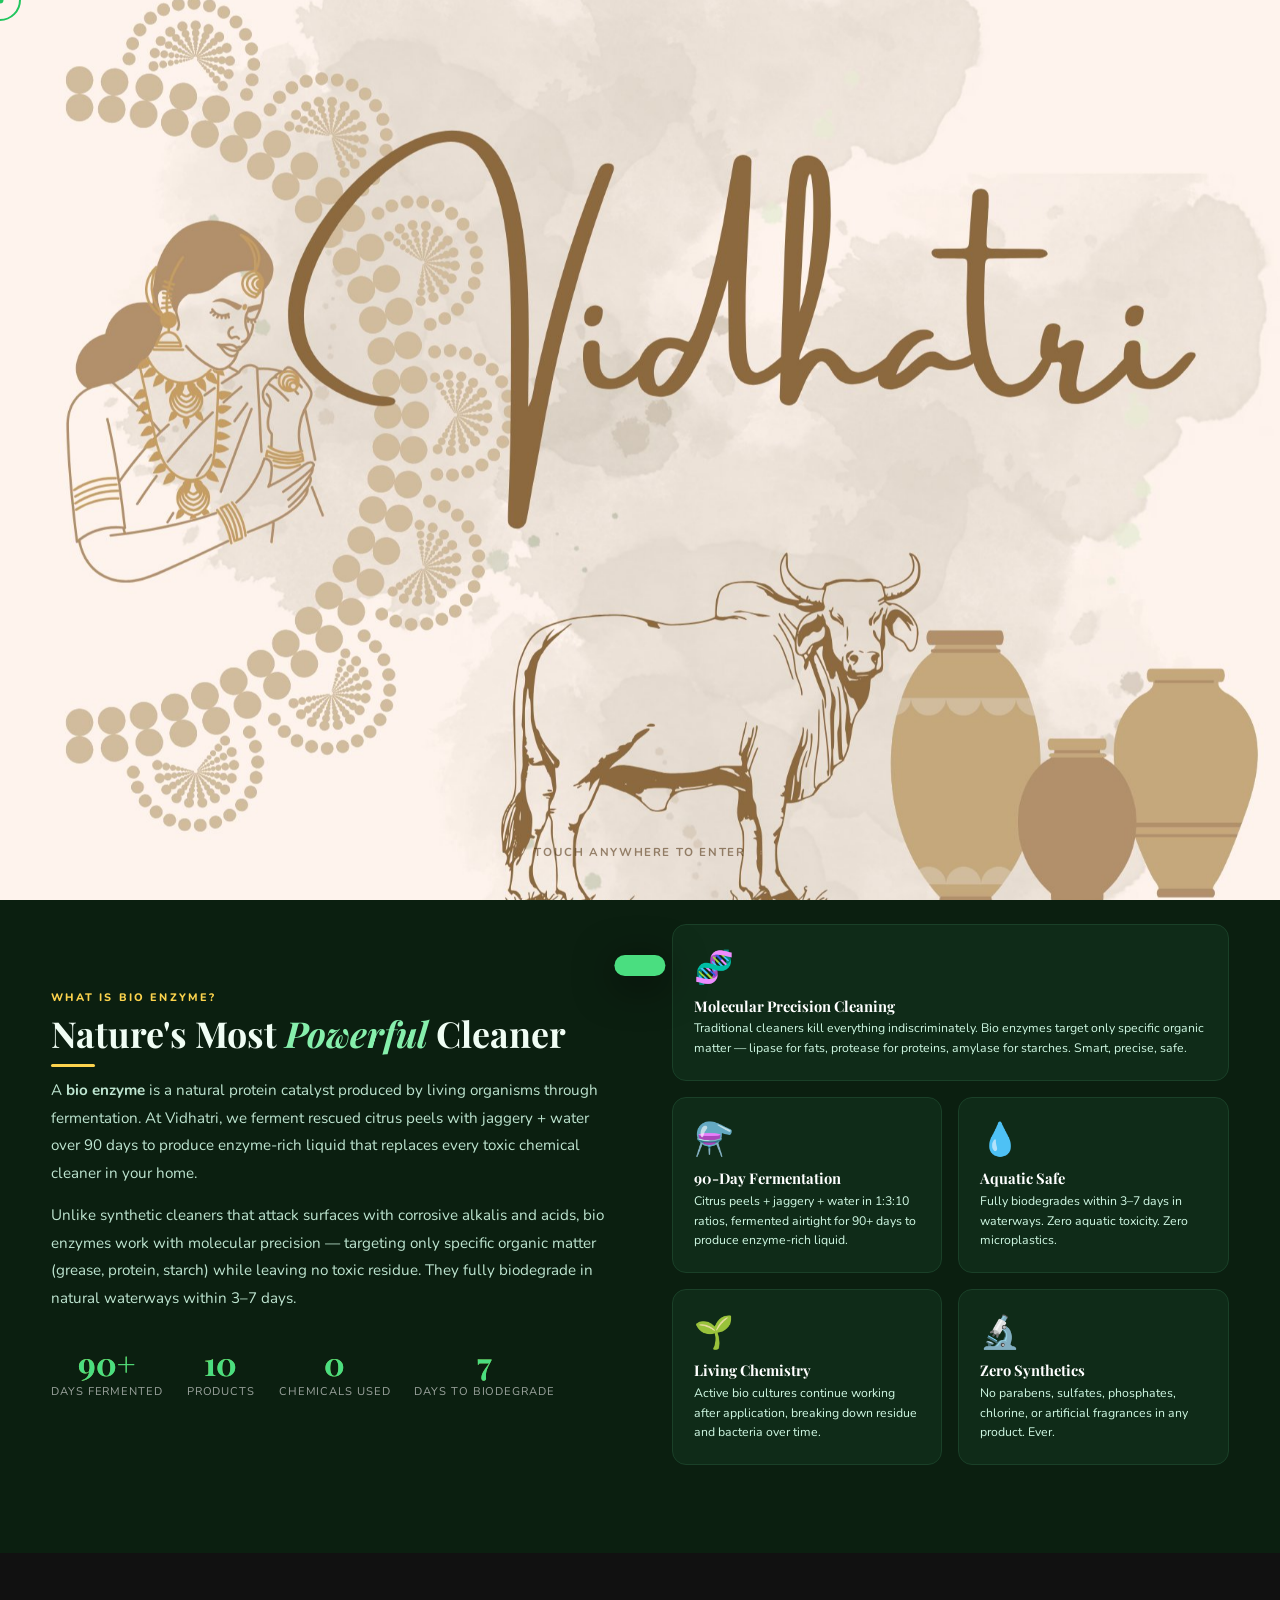
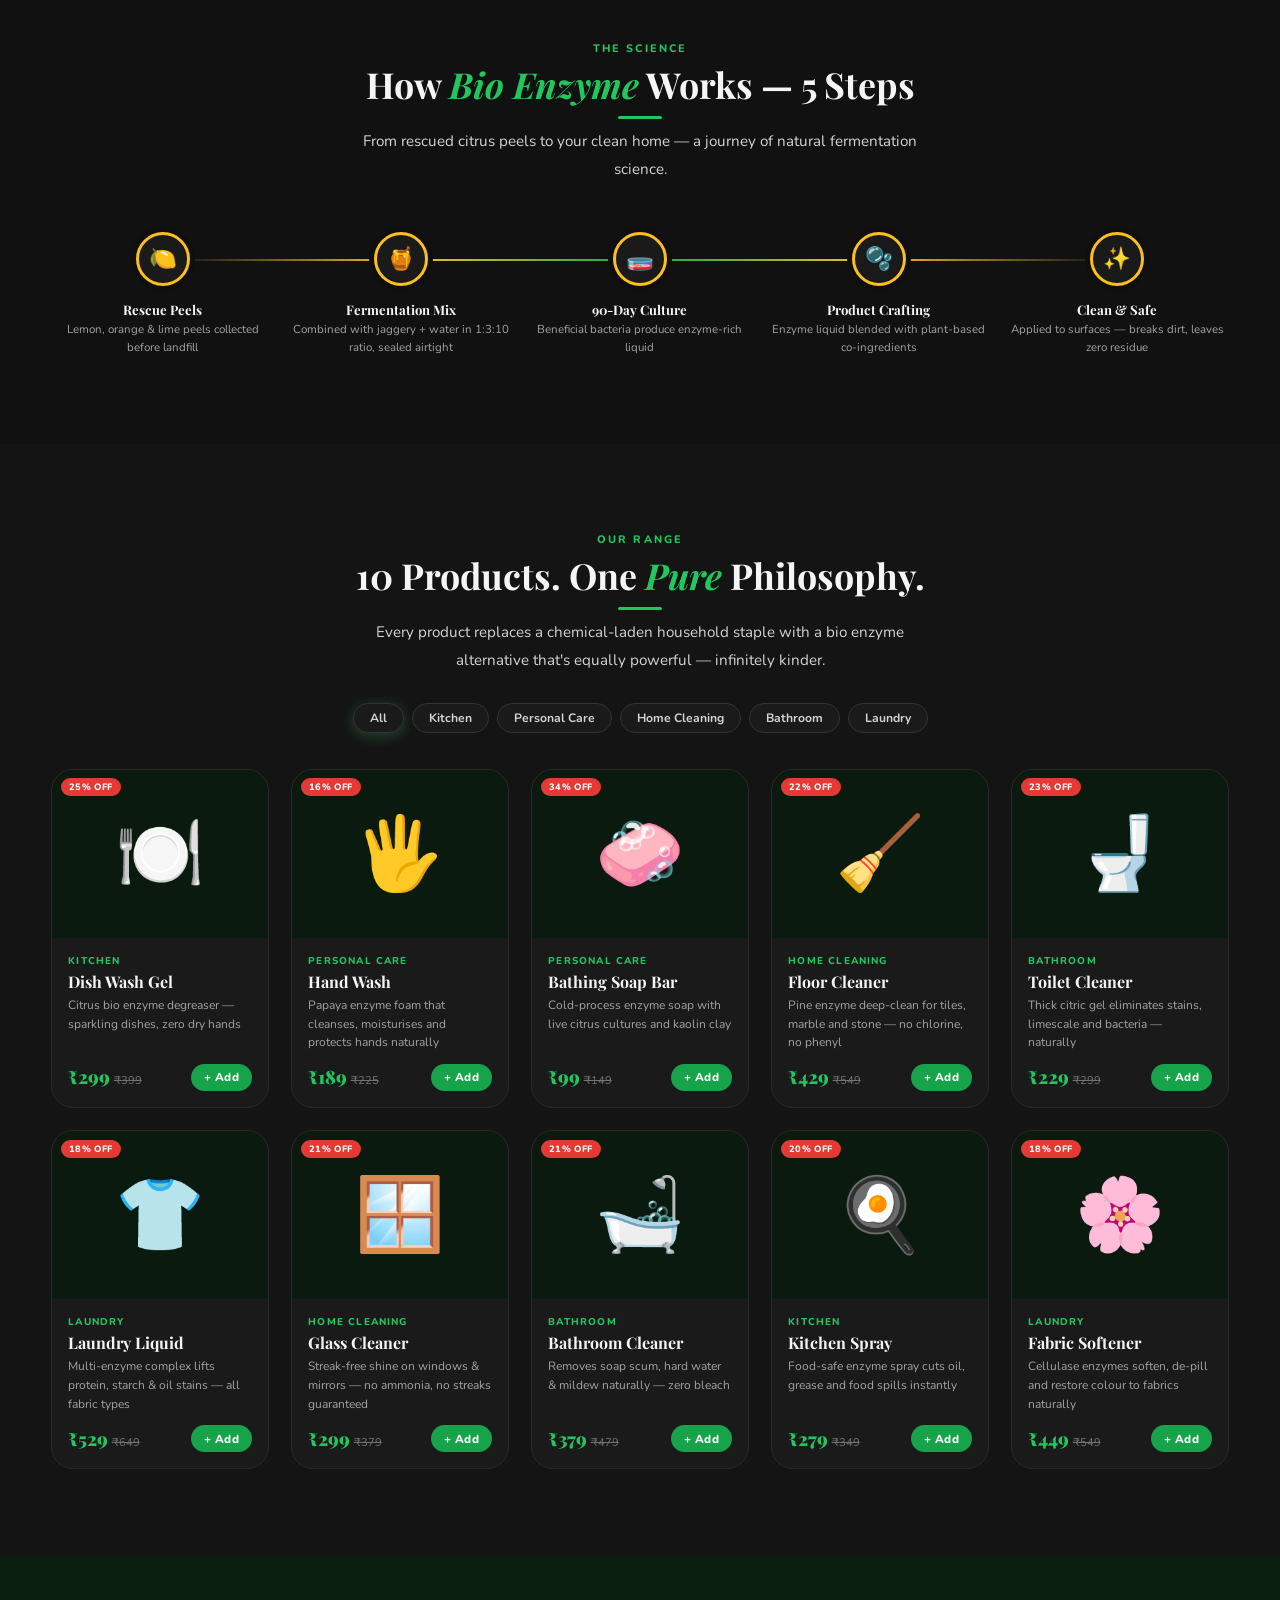
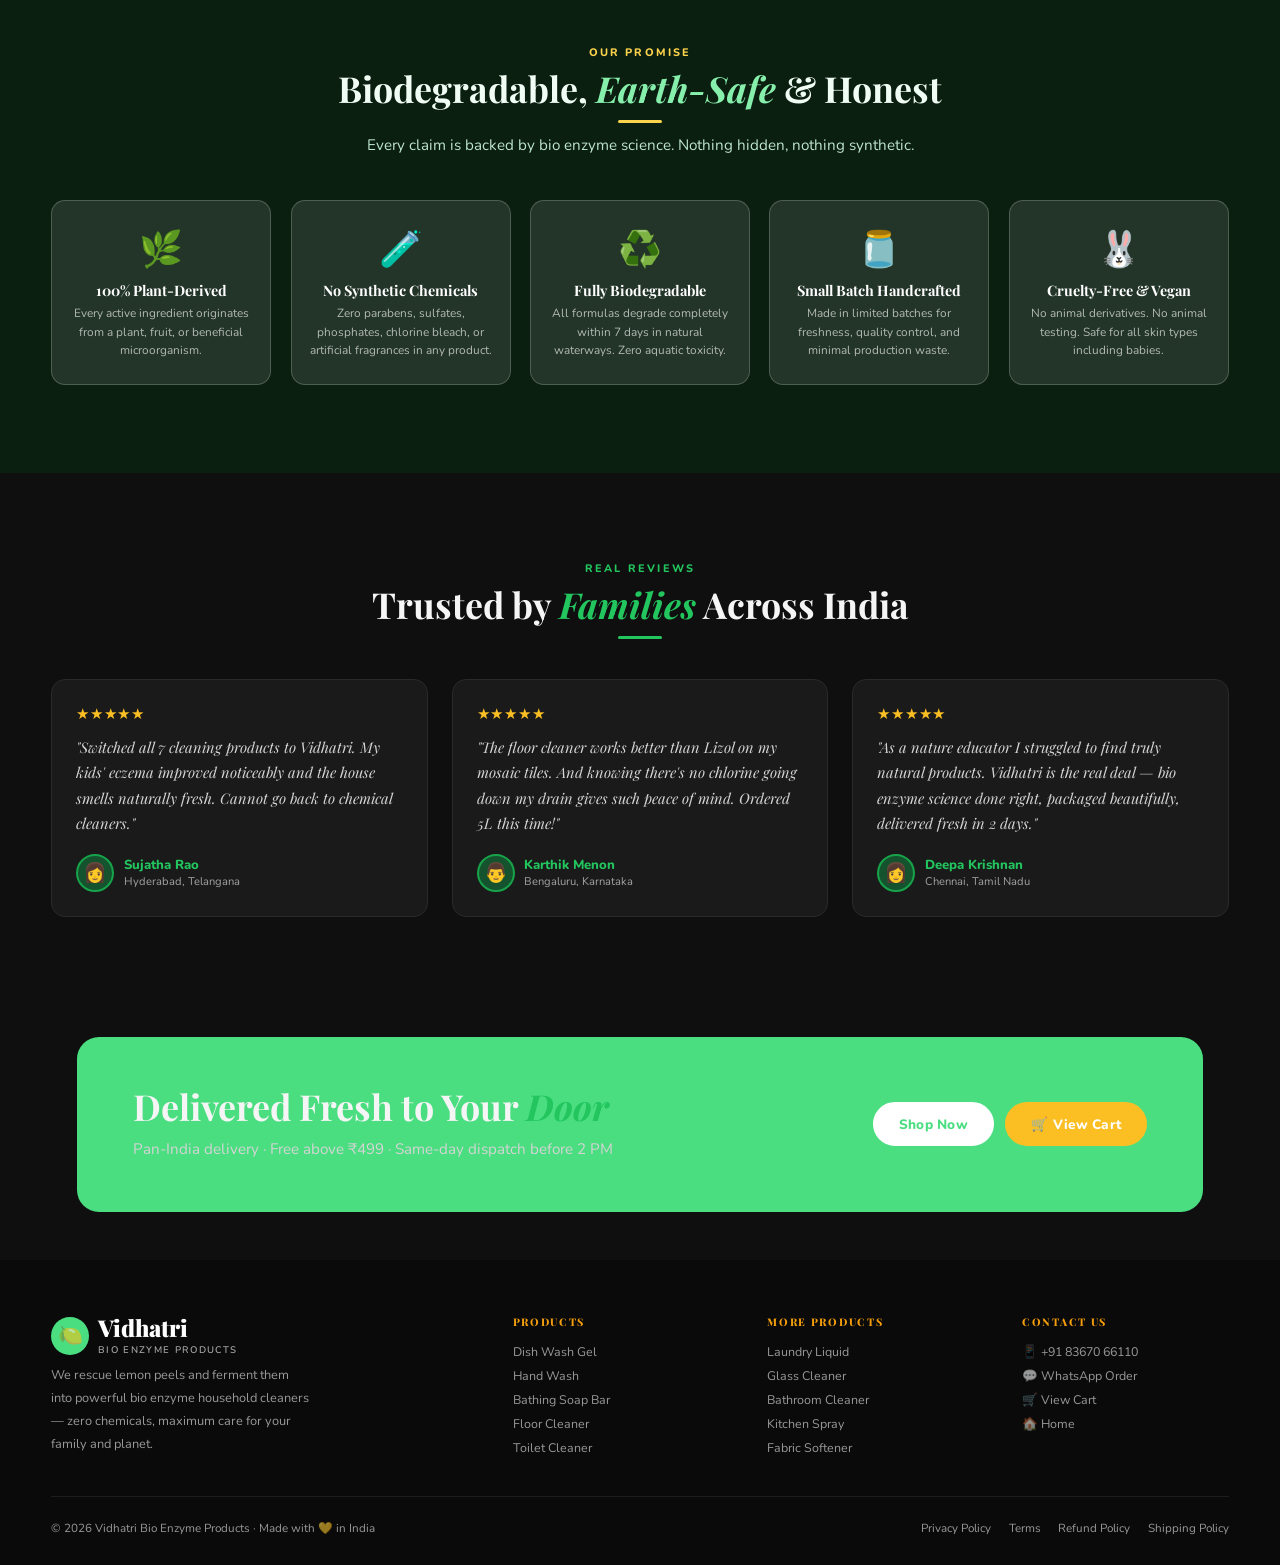
<file: index.html>
<!DOCTYPE html>
<html lang="en">
<head>
<meta charset="UTF-8">
<meta name="viewport" content="width=device-width, initial-scale=1.0">
<title>Vidhatri — Bio Enzyme Natural Products</title>
<link href="https://fonts.googleapis.com/css2?family=Playfair+Display:ital,wght@0,400;0,600;0,700;0,900;1,400;1,700&family=Nunito:wght@300;400;600;700;800;900&family=Caveat:wght@600;700&display=swap" rel="stylesheet">
<style>
*,*::before,*::after{box-sizing:border-box;margin:0;padding:0}
:root{
  --g1:#1a5c2a;--g2:#2d7a42;--g3:#3da056;--g4:#c8f0d0;--g5:#eaf7ed;
  --gold:#d4a017;--gold2:#f0c040;--gold3:#fff8e1;
  --cream:#fdfaf3;--cream2:#f4edda;--cream3:#e8d9b0;
  --brown:#4a2c0a;--brown2:#6b3f10;
  --text:#1a1a1a;--text2:#444;--text3:#777;--text4:#aaa;
  --white:#fff;--border:#e0d4b8;--border2:#c8b990;
  --red:#e53935;--orange:#f57c00;
  --shadow:0 2px 16px rgba(26,92,42,.10);
  --shadow2:0 8px 40px rgba(26,92,42,.18);
  --r:8px;--r2:14px;--r3:22px;--r4:32px;
}
html{scroll-behavior:smooth}
body{font-family:'Nunito',sans-serif;background:var(--cream);color:var(--text);overflow-x:hidden;min-height:100vh}
h1,h2,h3,h4,h5{font-family:'Playfair Display',serif;line-height:1.2}
a{text-decoration:none;color:inherit}
button{font-family:'Nunito',sans-serif;cursor:pointer;border:none;background:none}
input,select,textarea{font-family:'Nunito',sans-serif;outline:none}

/* SCROLLBAR */
::-webkit-scrollbar{width:5px}
::-webkit-scrollbar-track{background:var(--cream2)}
::-webkit-scrollbar-thumb{background:var(--g3);border-radius:3px}

/* TOAST */
#toast{position:fixed;bottom:1.5rem;left:50%;transform:translateX(-50%) translateY(100px);
  background:var(--g1);color:#fff;padding:.65rem 1.6rem;border-radius:50px;
  font-size:.85rem;font-weight:700;z-index:9999;transition:transform .3s;white-space:nowrap;
  box-shadow:var(--shadow2);pointer-events:none}
#toast.show{transform:translateX(-50%) translateY(0)}

/* TOP BAR */
.topbar{background:var(--g1);color:#fff;text-align:center;padding:.32rem 1rem;
  font-size:.75rem;font-weight:600;letter-spacing:.03em}
.topbar a{color:var(--gold2);text-decoration:underline;margin-left:.4rem}

/* NAV */
.nav{position:fixed;top:0;left:0;right:0;z-index:900;background:rgba(253,250,243,.97);
  backdrop-filter:blur(18px);border-bottom:1.5px solid var(--border);transition:.3s}
.nav.scrolled{box-shadow:var(--shadow2)}
.nav-inner{display:flex;align-items:center;justify-content:space-between;padding:.65rem 3vw;gap:1rem}
.logo{display:flex;align-items:center;gap:.55rem;cursor:pointer}
.logo-leaf{width:38px;height:38px;background:var(--g1);border-radius:50%;
  display:flex;align-items:center;justify-content:center;font-size:1.25rem;flex-shrink:0}
.logo-name{font-family:'Playfair Display',serif;font-size:1.45rem;font-weight:900;
  color:var(--g1);line-height:1}
.logo-sub{font-size:.6rem;letter-spacing:.14em;text-transform:uppercase;
  color:var(--text3);display:block;font-family:'Nunito',sans-serif;font-weight:600}
.nav-links{display:flex;gap:.2rem;overflow-x:auto}
.nav-links::-webkit-scrollbar{display:none}
.nav-link{padding:.38rem .85rem;font-size:.78rem;font-weight:700;text-transform:uppercase;
  letter-spacing:.06em;color:var(--text2);cursor:pointer;border-radius:50px;
  white-space:nowrap;transition:.2s;border:1.5px solid transparent}
.nav-link:hover,.nav-link.on{background:var(--g1);color:#fff}
.nav-right{display:flex;align-items:center;gap:.6rem;flex-shrink:0}
.nav-icon{position:relative;background:none;border:none;cursor:pointer;font-size:1.25rem;
  padding:.3rem;border-radius:50%;transition:.2s;color:var(--g1)}
.nav-icon:hover{background:var(--g4)}
.cart-badge{position:absolute;top:-3px;right:-3px;background:var(--red);color:#fff;
  width:17px;height:17px;border-radius:50%;font-size:.6rem;font-weight:900;
  display:flex;align-items:center;justify-content:center}

/* BUTTONS */
.btn{display:inline-flex;align-items:center;justify-content:center;gap:.4rem;
  font-weight:800;font-size:.85rem;border-radius:50px;transition:all .22s;
  cursor:pointer;padding:.65rem 1.5rem;border:2px solid transparent;font-family:'Nunito',sans-serif;letter-spacing:.02em}
.btn-green{background:var(--g1);color:#fff;border-color:var(--g1)}
.btn-green:hover{background:var(--brown);border-color:var(--brown)}
.btn-outline{background:transparent;color:var(--g1);border-color:var(--g1)}
.btn-outline:hover{background:var(--g1);color:#fff}
.btn-gold{background:var(--gold);color:#fff;border-color:var(--gold)}
.btn-gold:hover{background:var(--brown);border-color:var(--brown)}
.btn-white{background:#fff;color:var(--g1);border-color:#fff}
.btn-white:hover{background:var(--g4)}
.btn-red{background:var(--red);color:#fff;border-color:var(--red)}
.btn-sm{padding:.4rem .95rem;font-size:.75rem}
.btn-lg{padding:.85rem 2rem;font-size:.95rem}
.btn-xl{padding:1rem 2.4rem;font-size:1rem}
.btn-full{width:100%}

/* HERO */
.hero{padding:96px 4vw 0;min-height:90vh;display:grid;
  grid-template-columns:1fr 1fr;align-items:center;gap:3rem;
  background:linear-gradient(150deg,var(--g5) 0%,var(--cream2) 55%,var(--cream3) 100%);
  position:relative;overflow:hidden}
.hero::after{content:'🍃';font-size:22rem;position:absolute;right:-3vw;
  bottom:-3rem;opacity:.06;pointer-events:none;line-height:1}
.hero-pill{display:inline-flex;align-items:center;gap:.4rem;background:var(--g1);
  color:#fff;padding:.28rem .85rem;border-radius:50px;font-size:.7rem;
  font-weight:800;text-transform:uppercase;letter-spacing:.1em;margin-bottom:1rem}
.hero-script{font-family:'Caveat',cursive;font-size:1.5rem;color:var(--gold);margin-bottom:.3rem}
.hero-h1{font-size:clamp(2.4rem,4.5vw,4rem);font-weight:900;color:var(--brown);
  line-height:1.08;margin-bottom:1rem}
.hero-h1 em{font-style:italic;color:var(--g1)}
.hero-p{font-size:1rem;color:var(--text2);line-height:1.85;margin-bottom:1.8rem;max-width:500px}
.hero-btns{display:flex;gap:.75rem;flex-wrap:wrap;margin-bottom:2rem}
.hero-chips{display:flex;gap:.7rem;flex-wrap:wrap}
.chip{display:flex;align-items:center;gap:.3rem;font-size:.74rem;font-weight:700;
  color:var(--text3);padding:.28rem .75rem;background:rgba(255,255,255,.7);
  border:1.5px solid var(--border);border-radius:50px;backdrop-filter:blur(8px)}
.hero-visual{position:relative;z-index:1}
.hero-prod-grid{display:grid;grid-template-columns:1fr 1fr;gap:1rem}
.h-card{background:#fff;border:1.5px solid var(--border);border-radius:var(--r3);
  padding:1.3rem 1rem;text-align:center;cursor:pointer;transition:.25s;box-shadow:var(--shadow)}
.h-card:hover{transform:translateY(-5px);box-shadow:var(--shadow2);border-color:var(--g3)}
.h-card-em{font-size:3rem;display:block;margin-bottom:.5rem}
.h-card-name{font-family:'Playfair Display',serif;font-size:.88rem;font-weight:700;color:var(--brown)}
.h-card-price{font-size:.75rem;color:var(--g2);font-weight:700;margin-top:.18rem}
.h-card-badge{background:var(--red);color:#fff;font-size:.58rem;font-weight:800;
  padding:.15rem .45rem;border-radius:50px;text-transform:uppercase;margin-bottom:.4rem;display:inline-block}

/* SECTION BASE */
.sec{padding:5.5rem 4vw}
.sec-sm{padding:3rem 4vw}
.sec-green{background:var(--g1)}
.sec-white{background:#fff}
.sec-cream{background:var(--cream2)}
.sec-dark{background:var(--brown)}
.lbl{font-size:.68rem;font-weight:800;text-transform:uppercase;letter-spacing:.2em;
  color:var(--g2);margin-bottom:.45rem;display:block}
.sec-green .lbl,.sec-dark .lbl{color:var(--gold2)}
.sh2{font-size:clamp(1.75rem,2.8vw,2.5rem);font-weight:700;color:var(--brown);margin-bottom:.5rem}
.sec-green .sh2,.sec-dark .sh2{color:#fff}
.sh2 em{font-style:italic;color:var(--g1)}
.sec-green .sh2 em,.sec-dark .sh2 em{color:var(--gold2)}
.sdesc{font-size:.95rem;color:var(--text2);line-height:1.82;max-width:580px;margin-top:.5rem}
.sec-green .sdesc,.sec-dark .sdesc{color:rgba(255,255,255,.72)}
.sdiv{width:44px;height:3px;background:var(--g2);border-radius:2px;margin:.6rem 0}
.sec-green .sdiv,.sec-dark .sdiv{background:var(--gold2)}
.tc{text-align:center}.tc .sdesc,.tc .sdiv{margin-left:auto;margin-right:auto}

/* ENZYME INTRO */
.enzyme-grid{display:grid;grid-template-columns:1fr 1fr;gap:4rem;align-items:center}
.e-cards{display:grid;grid-template-columns:1fr 1fr;gap:1rem}
.e-card{background:rgba(255,255,255,.09);border:1px solid rgba(255,255,255,.18);
  border-radius:var(--r2);padding:1.3rem;transition:.25s}
.e-card:hover{background:rgba(255,255,255,.17)}
.e-card.full{grid-column:1/-1}
.e-ico{font-size:2rem;margin-bottom:.55rem;display:block}
.e-card h4{font-family:'Playfair Display',serif;color:#fff;font-size:.92rem;margin-bottom:.25rem}
.e-card p{font-size:.77rem;color:rgba(255,255,255,.65);line-height:1.6}
.enzyme-facts{display:flex;gap:1.5rem;margin-top:1.8rem;flex-wrap:wrap}
.e-fact{text-align:center}
.e-fact .num{font-family:'Playfair Display',serif;font-size:2rem;font-weight:700;color:var(--gold2)}
.e-fact .lab{font-size:.7rem;color:rgba(255,255,255,.6);text-transform:uppercase;letter-spacing:.08em}

/* PROCESS STEPS */
.process{display:grid;grid-template-columns:repeat(5,1fr);gap:1rem;
  margin-top:3rem;position:relative}
.process::before{content:'';position:absolute;top:27px;left:10%;right:10%;
  height:2px;background:linear-gradient(90deg,var(--g4),var(--gold),var(--g4))}
.p-step{text-align:center;position:relative;z-index:1}
.p-circle{width:54px;height:54px;border-radius:50%;background:var(--white);
  border:3px solid var(--gold);margin:0 auto 1rem;display:flex;align-items:center;
  justify-content:center;font-size:1.4rem;box-shadow:0 0 0 5px var(--cream)}
.p-step h5{font-family:'Playfair Display',serif;font-size:.82rem;color:var(--brown);
  font-weight:700;margin-bottom:.25rem}
.p-step p{font-size:.72rem;color:var(--text3);line-height:1.5}

/* PRODUCT GRID */
.prod-grid{display:grid;grid-template-columns:repeat(auto-fill,minmax(215px,1fr));
  gap:1.4rem;margin-top:2.2rem}
.prod-card{background:#fff;border:1.5px solid var(--border);border-radius:var(--r3);
  overflow:hidden;cursor:pointer;transition:all .28s;display:flex;flex-direction:column}
.prod-card:hover{box-shadow:var(--shadow2);transform:translateY(-5px);border-color:var(--g3)}
.prod-img{background:var(--g5);padding:2.2rem 1rem;text-align:center;
  font-size:4.5rem;position:relative;transition:.3s}
.prod-card:hover .prod-img{background:var(--g4)}
.prod-off{position:absolute;top:.55rem;left:.55rem;background:var(--red);color:#fff;
  font-size:.58rem;font-weight:800;padding:.18rem .5rem;border-radius:50px;
  text-transform:uppercase;letter-spacing:.04em}
.prod-body{padding:1rem;flex:1;display:flex;flex-direction:column}
.prod-cat{font-size:.62rem;font-weight:800;text-transform:uppercase;letter-spacing:.12em;
  color:var(--g2);margin-bottom:.22rem}
.prod-name{font-family:'Playfair Display',serif;font-size:1rem;font-weight:700;
  color:var(--brown);margin-bottom:.28rem;line-height:1.25}
.prod-tag{font-size:.75rem;color:var(--text3);line-height:1.55;margin-bottom:.75rem;flex:1}
.prod-foot{display:flex;align-items:center;justify-content:space-between;margin-top:auto}
.prod-price{font-family:'Playfair Display',serif;font-size:1.15rem;font-weight:900;color:var(--g1)}
.prod-mrp{font-size:.7rem;color:var(--text4);text-decoration:line-through;margin-left:.22rem}
.add-btn{background:var(--g1);color:#fff;border-radius:50px;padding:.34rem .8rem;
  font-size:.73rem;font-weight:800;cursor:pointer;transition:.2s;border:none;font-family:'Nunito',sans-serif}
.add-btn:hover{background:var(--brown)}

/* CAT FILTER */
.cat-pills{display:flex;gap:.5rem;flex-wrap:wrap;margin-top:1.8rem;justify-content:center}
.cat-pill{padding:.38rem 1rem;border:1.5px solid var(--border);border-radius:50px;
  font-size:.76rem;font-weight:700;cursor:pointer;transition:.2s;background:#fff;color:var(--text2)}
.cat-pill.on,.cat-pill:hover{background:var(--g1);color:#fff;border-color:var(--g1)}

/* ECO FEATS */
.eco-row{display:grid;grid-template-columns:repeat(5,1fr);gap:1.2rem;margin-top:2.5rem}
.eco-card{background:rgba(255,255,255,.1);border:1px solid rgba(255,255,255,.2);
  border-radius:var(--r2);padding:1.5rem 1rem;text-align:center;transition:.25s}
.eco-card:hover{background:rgba(255,255,255,.2);transform:translateY(-3px)}
.eco-icon{font-size:2.2rem;margin-bottom:.55rem;display:block}
.eco-card h4{font-family:'Playfair Display',serif;color:#fff;font-size:.9rem;margin-bottom:.3rem}
.eco-card p{font-size:.74rem;color:rgba(255,255,255,.65);line-height:1.58}

/* TESTIMONIALS */
.testi-grid{display:grid;grid-template-columns:repeat(3,1fr);gap:1.5rem;margin-top:2.5rem}
.t-card{background:#fff;border:1.5px solid var(--border);border-radius:var(--r2);
  padding:1.5rem;transition:.25s}
.t-card:hover{box-shadow:var(--shadow2);transform:translateY(-3px)}
.t-stars{color:var(--gold);font-size:.95rem;letter-spacing:.05em;margin-bottom:.7rem}
.t-q{font-family:'Playfair Display',serif;font-style:italic;font-size:.92rem;
  color:var(--text2);line-height:1.72;margin-bottom:1.1rem}
.t-user{display:flex;align-items:center;gap:.6rem}
.t-av{width:38px;height:38px;border-radius:50%;background:var(--g4);
  display:flex;align-items:center;justify-content:center;font-size:1.2rem;
  border:2px solid var(--g3);flex-shrink:0}
.t-name{font-weight:800;font-size:.82rem;color:var(--brown)}
.t-loc{font-size:.7rem;color:var(--text3)}

/* CTA BAND */
.cta-band{background:var(--g1);border-radius:var(--r3);padding:3rem 3.5rem;
  display:grid;grid-template-columns:1fr auto;gap:2rem;align-items:center;margin:0 2vw}
.cta-btns{display:flex;gap:.7rem;white-space:nowrap}

/* PRODUCT DETAIL */
.pd-page{padding-top:70px}
.pd-hero{background:linear-gradient(150deg,var(--g5),var(--cream2));
  padding:2.5rem 4vw;display:grid;grid-template-columns:1fr 1fr;gap:4rem;align-items:start}
.pd-visual{background:#fff;border:2px solid var(--border);border-radius:var(--r3);
  display:flex;flex-direction:column;align-items:center;justify-content:center;
  padding:3rem 2rem;text-align:center;position:sticky;top:85px}
.pd-emoji{font-size:8rem;animation:fl 3.5s ease-in-out infinite}
@keyframes fl{0%,100%{transform:translateY(0)}50%{transform:translateY(-12px)}}
.pd-vis-name{font-family:'Playfair Display',serif;font-size:1.1rem;font-weight:700;
  color:var(--brown);margin-top:1rem}
.pd-vis-cat{font-size:.7rem;color:var(--text3);margin-top:.2rem}
.pd-vis-chips{display:flex;gap:.35rem;justify-content:center;margin-top:.75rem;flex-wrap:wrap}
.vis-chip{background:var(--g4);color:var(--g1);border-radius:50px;padding:.18rem .6rem;
  font-size:.62rem;font-weight:800;text-transform:uppercase;letter-spacing:.07em}
.pd-bc{font-size:.74rem;color:var(--text3);margin-bottom:.7rem}
.pd-bc span{cursor:pointer;transition:.2s}
.pd-bc span:hover{color:var(--g1)}
.pd-badges{display:flex;gap:.35rem;flex-wrap:wrap;margin-bottom:.9rem}
.pd-badge{background:var(--g5);color:var(--g1);border:1px solid var(--g4);
  border-radius:50px;padding:.18rem .6rem;font-size:.62rem;font-weight:800;
  text-transform:uppercase;letter-spacing:.07em}
.pd-h1{font-size:clamp(1.7rem,2.8vw,2.4rem);font-weight:900;color:var(--brown);margin-bottom:.4rem}
.pd-tag{font-size:.95rem;color:var(--text2);line-height:1.75;margin-bottom:1.1rem}
.price-box{background:var(--cream2);border-radius:var(--r2);padding:1.4rem;
  margin-bottom:1.4rem;border:1px solid var(--border)}
.price-row{display:flex;align-items:baseline;gap:.5rem;margin-bottom:.2rem}
.price-now{font-family:'Playfair Display',serif;font-size:2.1rem;font-weight:900;color:var(--g1)}
.price-mrp{font-size:.88rem;color:var(--text4);text-decoration:line-through}
.price-save{background:var(--red);color:#fff;font-size:.62rem;font-weight:800;
  padding:.15rem .5rem;border-radius:50px;text-transform:uppercase}
.vol-lbl{font-size:.7rem;font-weight:800;text-transform:uppercase;letter-spacing:.1em;
  color:var(--text3);margin-bottom:.5rem}
.vol-pills{display:flex;gap:.45rem;flex-wrap:wrap;margin-bottom:.9rem}
.v-pill{padding:.38rem .95rem;border:1.5px solid var(--border);border-radius:50px;
  font-size:.78rem;font-weight:700;cursor:pointer;transition:.2s;
  background:#fff;color:var(--text2)}
.v-pill.on{border-color:var(--g1);background:var(--g1);color:#fff}
.v-pill:hover:not(.on){border-color:var(--g3);color:var(--g1)}
.qty-row{display:flex;align-items:center;gap:.8rem;margin-bottom:.9rem}
.qty-lbl{font-size:.7rem;font-weight:800;text-transform:uppercase;letter-spacing:.1em;color:var(--text3)}
.qty-wrap{display:flex;align-items:center;border:1.5px solid var(--border);border-radius:50px;overflow:hidden}
.q-btn{width:34px;height:34px;background:var(--cream2);border:none;font-size:1.1rem;
  font-weight:800;cursor:pointer;transition:.2s;color:var(--text2)}
.q-btn:hover{background:var(--g1);color:#fff}
.q-val{width:42px;text-align:center;font-weight:800;font-size:.92rem;border:none;
  background:#fff;color:var(--brown)}
.pd-actions{display:flex;gap:.6rem;margin-bottom:.9rem}
.pd-actions .btn{flex:1;text-align:center}
.pd-meta{display:flex;gap:1.2rem;font-size:.76rem;color:var(--text3);flex-wrap:wrap}
.pd-meta strong{color:var(--text2)}

/* TABS */
.tabs{margin-top:2rem}
.tab-nav{display:flex;border-bottom:2px solid var(--border);overflow-x:auto}
.tab-nav::-webkit-scrollbar{display:none}
.tab-btn{padding:.6rem 1.1rem;font-size:.73rem;font-weight:800;text-transform:uppercase;
  letter-spacing:.07em;color:var(--text3);cursor:pointer;border-bottom:2px solid transparent;
  margin-bottom:-2px;white-space:nowrap;transition:.2s;background:none;
  border-top:none;border-left:none;border-right:none;font-family:'Nunito',sans-serif}
.tab-btn.on{color:var(--g1);border-bottom-color:var(--g1)}
.tab-btn:hover{color:var(--g1)}
.tab-body{display:none;padding-top:1.4rem}
.tab-body.on{display:block}
.ing-cloud{display:flex;flex-wrap:wrap;gap:.45rem}
.ing-tag{background:var(--g5);color:var(--g1);border:1px solid var(--g4);
  border-radius:50px;padding:.28rem .8rem;font-size:.76rem;font-weight:700}
.hiw-list{display:flex;flex-direction:column;gap:.75rem}
.hiw-item{display:flex;gap:.85rem;align-items:flex-start;padding:.9rem;
  background:var(--cream2);border-radius:var(--r);border:1px solid var(--border)}
.hiw-n{width:28px;height:28px;border-radius:50%;background:var(--gold);color:#fff;
  font-weight:800;font-size:.78rem;display:flex;align-items:center;justify-content:center;flex-shrink:0}
.hiw-item h5{font-weight:800;font-size:.85rem;color:var(--brown);margin-bottom:.12rem}
.hiw-item p{font-size:.78rem;color:var(--text2);line-height:1.58}
.shelf-bar{background:var(--border);border-radius:50px;height:8px;overflow:hidden;margin:.5rem 0}
.shelf-fill{height:100%;background:linear-gradient(90deg,var(--g1),var(--gold));border-radius:50px}
.vol-tbl{width:100%;border-collapse:collapse;font-size:.82rem}
.vol-tbl th{background:var(--g1);color:#fff;padding:.5rem .9rem;text-align:left;
  font-size:.67rem;text-transform:uppercase;letter-spacing:.1em}
.vol-tbl td{padding:.58rem .9rem;border-bottom:1px solid var(--border);color:var(--text2)}
.vol-tbl tr:last-child td{border-bottom:none}
.vol-tbl tr.best td{background:#fff8e1;font-weight:700;color:var(--brown)}
.vol-tbl tr.best td:last-child::after{content:' 🔥'}
.vol-tbl tbody tr{cursor:pointer;transition:.15s}
.vol-tbl tbody tr:hover td{background:var(--g5)}
.pay-opts{display:flex;flex-direction:column;gap:.5rem}
.pay-opt{display:flex;align-items:center;gap:.9rem;padding:.85rem 1.1rem;
  border:1.5px solid var(--border);border-radius:var(--r2);background:#fff;
  font-size:.84rem;color:var(--text2)}
.pay-opt span:first-child{font-size:1.35rem;flex-shrink:0}
.del-list{display:flex;flex-direction:column;gap:.4rem}
.del-row{display:flex;align-items:center;gap:.55rem;font-size:.82rem;color:var(--text2);
  padding:.4rem 0;border-bottom:1px solid var(--border)}
.del-row::before{content:'✓';color:var(--g1);font-weight:900;font-size:.9rem;flex-shrink:0}
.info-box{padding:1rem;border-radius:var(--r);margin-top:1rem}
.info-box.green{background:var(--g5);border:1px solid var(--g4);color:var(--g1)}
.info-box.gold{background:var(--gold3);border:1px solid #f0d070;color:var(--brown2)}
.info-box.cream{background:var(--cream2);border:1px solid var(--border);color:var(--text2)}

/* RELATED */
.related-row{display:grid;grid-template-columns:repeat(auto-fill,minmax(160px,1fr));gap:1rem}
.rel-card{background:#fff;border:1.5px solid var(--border);border-radius:var(--r2);
  padding:1.1rem;text-align:center;cursor:pointer;transition:.22s}
.rel-card:hover{box-shadow:var(--shadow2);transform:translateY(-3px);border-color:var(--g3)}
.rel-em{font-size:2.5rem;margin-bottom:.4rem}
.rel-name{font-family:'Playfair Display',serif;font-size:.82rem;font-weight:700;color:var(--brown);margin-bottom:.15rem}
.rel-price{font-size:.74rem;color:var(--g2);font-weight:700}

/* CART */
.cart-page{padding:80px 4vw 4rem;max-width:1100px;margin:0 auto}
.cart-layout{display:grid;grid-template-columns:1fr 360px;gap:2.5rem;align-items:start}
.cart-items-list{display:flex;flex-direction:column;gap:1rem}
.c-item{display:flex;gap:1.1rem;align-items:flex-start;background:#fff;
  border:1.5px solid var(--border);border-radius:var(--r2);padding:1.1rem}
.c-em{font-size:3.2rem;background:var(--g5);border-radius:var(--r);
  padding:.45rem .7rem;flex-shrink:0;min-width:68px;text-align:center;line-height:1}
.c-info{flex:1}
.c-name{font-family:'Playfair Display',serif;font-weight:700;color:var(--brown);
  font-size:1rem;margin-bottom:.18rem}
.c-vol{font-size:.73rem;color:var(--text3);margin-bottom:.35rem}
.c-price{font-family:'Playfair Display',serif;font-size:1.1rem;font-weight:900;color:var(--g1)}
.c-row{display:flex;align-items:center;justify-content:space-between;margin-top:.55rem;gap:.5rem;flex-wrap:wrap}
.c-remove{color:var(--red);font-size:.73rem;font-weight:700;cursor:pointer;
  background:none;border:none;transition:.2s}
.c-remove:hover{text-decoration:underline}
.cart-sum{background:#fff;border:1.5px solid var(--border);border-radius:var(--r2);
  padding:1.6rem;position:sticky;top:82px}
.cart-sum h3{font-family:'Playfair Display',serif;font-size:1.2rem;color:var(--brown);
  margin-bottom:1rem;padding-bottom:.7rem;border-bottom:1px solid var(--border)}
.sum-row{display:flex;justify-content:space-between;font-size:.85rem;color:var(--text2);margin-bottom:.5rem}
.sum-total{font-weight:800;font-size:1rem;color:var(--brown);border-top:1px solid var(--border);
  padding-top:.7rem;margin-top:.5rem}
.sum-free{color:var(--g1);font-weight:800}
.addr-sec{margin-top:1.4rem;padding-top:1.4rem;border-top:1px solid var(--border)}
.addr-sec h4{font-family:'Playfair Display',serif;font-size:.95rem;color:var(--brown);margin-bottom:.9rem}
.form-row2{display:grid;grid-template-columns:1fr 1fr;gap:.6rem}
.fg{margin-bottom:.65rem}
.fl{font-size:.68rem;font-weight:800;text-transform:uppercase;letter-spacing:.1em;
  color:var(--text3);display:block;margin-bottom:.28rem}
.fi,.fs,.fta{width:100%;padding:.58rem .8rem;border:1.5px solid var(--border);
  border-radius:var(--r);font-size:.83rem;color:var(--text);background:#fff;
  transition:.2s;font-family:'Nunito',sans-serif}
.fi:focus,.fs:focus,.fta:focus{border-color:var(--g1);box-shadow:0 0 0 3px rgba(26,92,42,.1);outline:none}
.fta{resize:vertical;min-height:65px}
.fs{appearance:none;background-image:url("data:image/svg+xml,%3Csvg xmlns='http://www.w3.org/2000/svg' width='10' height='6'%3E%3Cpath d='M1 1l4 4 4-4' stroke='%23777' stroke-width='1.5' fill='none' stroke-linecap='round'/%3E%3C/svg%3E");background-repeat:no-repeat;background-position:right .8rem center;padding-right:2rem}
.map-link{display:inline-flex;align-items:center;gap:.4rem;font-size:.75rem;
  color:var(--g1);font-weight:700;cursor:pointer;margin-top:.25rem;transition:.2s}
.map-link:hover{text-decoration:underline}
.empty-state{text-align:center;padding:4rem 2rem}
.es-em{font-size:4rem;margin-bottom:1rem}
.es-em+h3{font-family:'Playfair Display',serif;color:var(--brown);margin-bottom:.5rem}
.es-em+h3+p{font-size:.88rem;color:var(--text3)}

/* PAYMENT */
.pay-page{padding:80px 4vw 4rem;max-width:900px;margin:0 auto}
.pay-layout{display:grid;grid-template-columns:1fr 300px;gap:2.2rem;align-items:start}
.progress-bar{display:flex;align-items:center;gap:.5rem;margin-bottom:2rem;font-size:.75rem;font-weight:700}
.pb-step{color:var(--text3)}
.pb-step.done{color:var(--g1)}
.pb-step.now{background:var(--g1);color:#fff;padding:.2rem .7rem;border-radius:50px}
.pb-sep{color:var(--border)}
.pm-list{display:flex;flex-direction:column;gap:.6rem;margin-bottom:1.5rem}
.pm-opt{display:flex;align-items:center;gap:.85rem;padding:.85rem 1.1rem;
  border:1.5px solid var(--border);border-radius:var(--r2);cursor:pointer;
  transition:.2s;background:#fff}
.pm-opt.on{border-color:var(--g1);background:var(--g5)}
.pm-opt input[type=radio]{accent-color:var(--g1);width:15px;height:15px;flex-shrink:0}
.pm-icon{font-size:1.4rem;flex-shrink:0}
.pm-info h5{font-weight:800;font-size:.85rem;color:var(--brown)}
.pm-info p{font-size:.7rem;color:var(--text3);margin-top:.08rem}
.pay-sum{background:#fff;border:1.5px solid var(--border);border-radius:var(--r2);
  padding:1.4rem;position:sticky;top:82px}
.pay-item{display:flex;gap:.7rem;align-items:center;padding:.5rem 0;
  border-bottom:1px solid var(--border);font-size:.82rem}
.pay-item:last-of-type{border-bottom:none}
.pay-em2{font-size:1.7rem;flex-shrink:0}

/* CONFIRMATION */
.conf-page{padding:90px 4vw 4rem;max-width:640px;margin:0 auto;text-align:center}
.conf-icon{font-size:5rem;animation:pop .5s ease-out;margin-bottom:1.2rem;display:block}
@keyframes pop{0%{transform:scale(0)}70%{transform:scale(1.2)}100%{transform:scale(1)}}
.conf-id{background:var(--g5);border:1.5px solid var(--g3);border-radius:var(--r);
  padding:.7rem 1.5rem;font-family:'Playfair Display',serif;font-size:1.1rem;
  font-weight:700;color:var(--g1);display:inline-block;margin:.8rem 0;letter-spacing:.05em}
.conf-details{background:#fff;border:1.5px solid var(--border);border-radius:var(--r2);
  padding:1.4rem;margin-top:1.4rem;text-align:left}
.conf-row{display:flex;justify-content:space-between;align-items:flex-start;
  font-size:.83rem;color:var(--text2);padding:.45rem 0;border-bottom:1px solid var(--border)}
.conf-row:last-child{border-bottom:none}
.conf-row strong{color:var(--brown);text-align:right;max-width:60%}

/* FOOTER */
.footer{background:var(--brown);color:rgba(255,255,255,.58);padding:3.5rem 4vw 1.8rem}
.footer-grid{display:grid;grid-template-columns:2fr 1fr 1fr 1fr;gap:3rem;
  padding-bottom:2.5rem;border-bottom:1px solid rgba(255,255,255,.08)}
.footer-brand p{font-size:.8rem;line-height:1.8;margin-top:.55rem;max-width:260px}
.footer-col h5{font-size:.66rem;font-weight:800;text-transform:uppercase;letter-spacing:.16em;
  color:var(--gold2);margin-bottom:.9rem}
.footer-col ul{list-style:none;display:flex;flex-direction:column;gap:.45rem}
.footer-col li{font-size:.78rem;cursor:pointer;transition:.2s}
.footer-col li:hover{color:#fff}
.footer-bot{display:flex;justify-content:space-between;align-items:center;
  padding-top:1.4rem;font-size:.73rem;flex-wrap:wrap;gap:.5rem}
.footer-nav{display:flex;gap:1.1rem}
.footer-nav span{cursor:pointer;transition:.2s}
.footer-nav span:hover{color:#fff}

/* RESPONSIVE */
@media(max-width:960px){
  .hero,.enzyme-grid,.pd-hero,.cart-layout,.pay-layout,.footer-grid{grid-template-columns:1fr}
  .hero{padding-bottom:3rem}
  .hero-visual,.pd-visual{position:static}
  .testi-grid{grid-template-columns:1fr}
  .eco-row{grid-template-columns:1fr 1fr}
  .process{grid-template-columns:1fr 1fr}
  .process::before{display:none}
  .e-cards{grid-template-columns:1fr}
  .cta-band{grid-template-columns:1fr}
  .nav-links{display:none}
}
@media(max-width:600px){
  .prod-grid{grid-template-columns:1fr 1fr}
  .eco-row{grid-template-columns:1fr}
  .form-row2{grid-template-columns:1fr}
  .hero-prod-grid{grid-template-columns:1fr 1fr}
}

/* ══ CUSTOM CURSOR ══ */
*{cursor:none!important}
#custom-cursor{
  position:fixed;width:42px;height:42px;pointer-events:none;z-index:999999;
  transform:translate(-50%,-50%);transition:opacity .25s;left:-100px;top:-100px;
}
#cursor-ring{
  position:absolute;inset:0;border-radius:50%;
  border:2.5px solid var(--g1);animation:ring-pulse 2.2s ease-in-out infinite;
}
#cursor-dot{
  position:absolute;top:50%;left:50%;width:7px;height:7px;
  background:var(--g1);border-radius:50%;transform:translate(-50%,-50%);
  transition:transform .15s,background .15s;
}
#cursor-arrow{
  position:absolute;top:50%;left:50%;transform:translate(-50%,-50%);
  font-size:1rem;line-height:1;color:var(--g1);font-weight:900;
  opacity:0;transition:opacity .2s;user-select:none;
}
@keyframes ring-pulse{0%,100%{transform:scale(1);opacity:.8}50%{transform:scale(1.35);opacity:.3}}
body.hoverable #cursor-dot{transform:translate(-50%,-50%) scale(2.2);background:var(--gold)}
body.scrollzone-up #cursor-ring{border-color:var(--gold);animation:ring-pulse-up 1.2s ease-in-out infinite}
body.scrollzone-down #cursor-ring{border-color:var(--g3);animation:ring-pulse-down 1.2s ease-in-out infinite}
@keyframes ring-pulse-up{0%,100%{transform:scale(1) translateY(0);opacity:.9}50%{transform:scale(1.3) translateY(-3px);opacity:.4}}
@keyframes ring-pulse-down{0%,100%{transform:scale(1) translateY(0);opacity:.9}50%{transform:scale(1.3) translateY(3px);opacity:.4}}

/* ══ SPLASH SCREEN ══ */
#splash{
  position:fixed;inset:0;z-index:99999;
  display:flex;align-items:center;justify-content:center;
  background:rgba(253,250,243,1);cursor:none!important;
}
#splash-img{
  width:100%;height:100%;object-fit:cover;object-position:center;display:block;
}
#splash-click-btn{
  position:fixed;
  background:linear-gradient(135deg,var(--g1) 0%,var(--g2) 100%);
  color:#fff;padding:.65rem 1.65rem;border-radius:50px;
  font-family:'Nunito',sans-serif;font-weight:800;font-size:.85rem;
  letter-spacing:.04em;pointer-events:none;z-index:100000;
  transform:translate(-50%,-50%);
  box-shadow:0 6px 28px rgba(26,92,42,.45);
  border:2px solid rgba(255,255,255,.4);
  white-space:nowrap;opacity:0;
  display:flex;align-items:center;gap:.45rem;
  left:-200px;top:-200px;
  transition:opacity .3s;
}
#splash-click-btn.visible{opacity:1}
#splash-click-btn::before{content:'✦';font-size:.7rem}
#splash-cursor{
  position:fixed;width:36px;height:36px;pointer-events:none;z-index:100001;
  transform:translate(-50%,-50%);left:-100px;top:-100px;
}
#splash-cursor-ring{
  position:absolute;inset:0;border-radius:50%;
  border:2.5px solid var(--gold);
  animation:splash-ring 1.6s ease-in-out infinite;
}
#splash-cursor-dot{
  position:absolute;top:50%;left:50%;width:6px;height:6px;
  background:var(--gold);border-radius:50%;transform:translate(-50%,-50%);
}
@keyframes splash-ring{0%,100%{transform:scale(1);opacity:1}50%{transform:scale(1.5);opacity:.25}}
#splash-hint{
  position:fixed;bottom:2.5rem;left:50%;transform:translateX(-50%);
  color:rgba(74,44,10,.55);font-size:.72rem;font-weight:700;
  letter-spacing:.14em;text-transform:uppercase;z-index:100000;
  animation:hint-fade 2.4s ease-in-out infinite;
}
@keyframes hint-fade{0%,100%{opacity:.45}50%{opacity:1}}

/* ══ CSS ENHANCEMENTS ══ */
.nav-link{position:relative;overflow:hidden}
.btn{position:relative;overflow:hidden}
.btn::after{
  content:'';position:absolute;top:50%;left:50%;
  width:0;height:0;background:rgba(255,255,255,.2);
  border-radius:50%;transform:translate(-50%,-50%);
  transition:width .5s,height .5s,opacity .5s;opacity:0;pointer-events:none;
}
.btn:active::after{width:200px;height:200px;opacity:0;transition:0s}
.prod-card{position:relative;overflow:hidden}
.prod-card::before{
  content:'';position:absolute;top:-100%;left:-100%;
  width:60%;height:200%;background:linear-gradient(90deg,transparent,rgba(255,255,255,.18),transparent);
  transform:skewX(-20deg);transition:left .6s,top .6s;pointer-events:none;z-index:1;
}
.prod-card:hover::before{left:200%;top:-100%}
::-webkit-scrollbar{width:6px}
::-webkit-scrollbar-track{background:var(--cream2)}
::-webkit-scrollbar-thumb{background:linear-gradient(180deg,var(--g3),var(--gold));border-radius:3px}
.reveal{opacity:0;transform:translateY(28px);transition:opacity .65s ease,transform .65s ease}
.reveal.in{opacity:1;transform:none}


/* ══════════════════════════════════════════
   DARK MODE VARIABLES
══════════════════════════════════════════ */
body.dark {
  --g1:#4ade80;--g2:#22c55e;--g3:#16a34a;--g4:#14532d;--g5:#052e16;
  --gold:#fbbf24;--gold2:#f59e0b;--gold3:#1c1200;
  --cream:#0f0f0f;--cream2:#1a1a1a;--cream3:#262626;
  --brown:#fde68a;--brown2:#fcd34d;
  --text:#f5f5f5;--text2:#d4d4d4;--text3:#a3a3a3;--text4:#737373;
  --white:#1a1a1a;--border:#2a2a2a;--border2:#333;
  --shadow:0 2px 16px rgba(0,0,0,.45);
  --shadow2:0 8px 40px rgba(0,0,0,.65);
  background:#0f0f0f;
}

/* ── Dark mode specific overrides ── */
body.dark { background:#0f0f0f; color:var(--text); }
body.dark .nav { background:rgba(15,15,15,.97); border-color:#222; }
body.dark .topbar { background:#1a1a1a; }
body.dark .hero { background:linear-gradient(150deg,#0a1a0e 0%,#111 55%,#0d0d0d 100%); }
body.dark .sec-cream { background:#141414; }
body.dark .sec-white { background:#111; }

/* ── FIX: sec-green + sec-dark in dark mode ── */
body.dark .sec-green { background:#0b1f10 !important; }
body.dark .sec-dark  { background:#1a1000 !important; }

/* Force all text inside these sections to be visible */
body.dark .sec-green .sh2,
body.dark .sec-dark  .sh2  { color:#f0fdf4 !important; }

body.dark .sec-green .sh2 em,
body.dark .sec-dark  .sh2 em { color:#86efac !important; }

body.dark .sec-green .sdesc,
body.dark .sec-dark  .sdesc { color:#d1fae5 !important; opacity:.9; }

body.dark .sec-green .lbl,
body.dark .sec-dark  .lbl  { color:#fcd34d !important; }

body.dark .sec-green .sdiv,
body.dark .sec-dark  .sdiv { background:#fcd34d !important; }

/* Eco facts cards inside sec-green */
body.dark .sec-green .e-card { background:#0f2b18 !important; border-color:#1a4028 !important; }
body.dark .sec-green .e-fact .num { color:#4ade80 !important; -webkit-text-fill-color:#4ade80 !important; }
body.dark .sec-green .e-fact p { color:#bbf7d0 !important; }
body.dark .sec-green .e-card h5 { color:#f0fdf4 !important; }
body.dark .sec-green .e-card p  { color:#d1fae5 !important; }

/* Ingredient tags in sec-green */
body.dark .sec-green .ing-tag { background:#0f2b18 !important; color:#86efac !important; border-color:#1a4028 !important; }

/* Enzyme grid content */
body.dark .sec-green .enzyme-txt h2 { color:#f0fdf4 !important; }
body.dark .sec-green .enzyme-txt p  { color:#d1fae5 !important; }
body.dark .sec-green .enzyme-txt li { color:#bbf7d0 !important; }

/* Promise / hiw items in sec-dark */
body.dark .sec-dark .hiw-item { background:#2a1a00 !important; border-color:#3d2800 !important; }
body.dark .sec-dark .hiw-item h5 { color:#fef9c3 !important; }
body.dark .sec-dark .hiw-item p  { color:#fde68a !important; opacity:.85; }
body.dark .sec-dark .t-card { background:#2a1a00 !important; border-color:#3d2800 !important; }
body.dark .sec-dark .t-name { color:#fcd34d !important; }
body.dark .sec-dark .t-q    { color:#fde68a !important; }
body.dark .prod-card { background:#1a1a1a; border-color:#2a2a2a; }
body.dark .prod-card:hover { border-color:var(--g3); }
body.dark .prod-img { background:#0a1a0e; }
body.dark .prod-card:hover .prod-img { background:#0f2a16; }
body.dark .h-card { background:#1a1a1a; border-color:#2a2a2a; }
body.dark .h-card:hover { border-color:var(--g3); }
body.dark .t-card { background:#1a1a1a; border-color:#2a2a2a; }
body.dark .cat-pill { background:#1a1a1a; border-color:#333; color:var(--text2); }
body.dark .nav-link { color:var(--text2); }
body.dark .nav-link:hover,.body.dark .nav-link.on { background:var(--g3); color:#fff; }
body.dark .logo-name { color:var(--g2); }
body.dark .nav-icon { color:var(--g2); }
body.dark .nav-icon:hover { background:var(--g5); }
body.dark .hero-h1 { color:#f5f5f5; }
body.dark .hero-h1 em { color:var(--g2); }
body.dark .hero-p { color:var(--text2); }
body.dark .chip { background:rgba(30,30,30,.8); border-color:#333; color:var(--text3); }
body.dark .prod-name { color:#f5f5f5; }
body.dark .prod-cat { color:var(--g2); }
body.dark .prod-tag { color:var(--text3); }
body.dark .prod-price { color:var(--g2); }
body.dark .add-btn { background:var(--g3); }
body.dark .add-btn:hover { background:var(--g2); }
body.dark .process { }
body.dark .p-circle { background:#1a1a1a; border-color:var(--gold); box-shadow:0 0 0 5px #0f0f0f; }
body.dark .p-step h5 { color:#f5f5f5; }
body.dark .p-step p { color:var(--text3); }
body.dark .sdesc { color:var(--text2); }
body.dark .sh2 { color:#f5f5f5; }
body.dark .sh2 em { color:var(--g2); }
body.dark .footer { background:#0a0a0a; }
body.dark .lbl { color:var(--g2); }
body.dark .price-box { background:#1a1a1a; border-color:#2a2a2a; }
body.dark .v-pill { background:#1a1a1a; border-color:#333; color:var(--text2); }
body.dark .v-pill.on { background:var(--g3); border-color:var(--g3); color:#fff; }
body.dark .tab-nav { border-color:#2a2a2a; }
body.dark .tab-btn { color:var(--text3); }
body.dark .tab-btn.on { color:var(--g2); border-color:var(--g2); }
body.dark .ing-tag { background:var(--g5); color:var(--g2); border-color:#14532d; }
body.dark .hiw-item { background:#1a1a1a; border-color:#2a2a2a; }
body.dark .hiw-item h5 { color:#f5f5f5; }
body.dark .hiw-item p { color:var(--text2); }
body.dark .pd-visual { background:#1a1a1a; border-color:#2a2a2a; }
body.dark .pd-vis-name { color:#f5f5f5; }
body.dark .pd-h1 { color:#f5f5f5; }
body.dark .pd-tag { color:var(--text2); }
body.dark .c-item { background:#1a1a1a; border-color:#2a2a2a; }
body.dark .c-name { color:#f5f5f5; }
body.dark .cart-sum { background:#1a1a1a; border-color:#2a2a2a; }
body.dark .cart-sum h3 { color:#f5f5f5; }
body.dark .pm-opt { background:#1a1a1a; border-color:#2a2a2a; color:var(--text2); }
body.dark .pm-opt.on { background:#0a1a0e; border-color:var(--g2); }
body.dark .pm-info h5 { color:#f5f5f5; }
body.dark .pay-sum { background:#1a1a1a; border-color:#2a2a2a; }
body.dark .fi,.body.dark .fs,.body.dark .fta { background:#1a1a1a; border-color:#2a2a2a; color:var(--text); }
body.dark .fi:focus,.body.dark .fs:focus { border-color:var(--g2); }
body.dark .conf-details { background:#1a1a1a; border-color:#2a2a2a; }
body.dark .conf-id { background:#0a1a0e; border-color:var(--g3); }
body.dark .rel-card { background:#1a1a1a; border-color:#2a2a2a; }
body.dark .rel-name { color:#f5f5f5; }
body.dark .pay-page h2,.body.dark .cart-page h2 { color:#f5f5f5; }
body.dark .addr-sec h4 { color:#f5f5f5; }
body.dark .fl { color:var(--text3); }
body.dark .sum-row { color:var(--text2); }
body.dark .sum-total { color:#f5f5f5; border-color:#2a2a2a; }
body.dark .empty-state h3 { color:#f5f5f5; }
body.dark .empty-state p { color:var(--text3); }
body.dark .vol-tbl th { background:var(--g3); }
body.dark .vol-tbl td { color:var(--text2); border-color:#2a2a2a; }
body.dark .vol-tbl tr.best td { background:#1a1a00; color:#fde68a; }
body.dark .vol-tbl tbody tr:hover td { background:#0a1a0e; }
body.dark .info-box.green { background:#0a1a0e; border-color:#14532d; color:var(--g2); }
body.dark .info-box.gold { background:#1c1200; border-color:#3d2a00; color:var(--gold); }
body.dark .info-box.cream { background:#1a1a1a; border-color:#2a2a2a; color:var(--text2); }
body.dark .pd-bc { color:var(--text3); }
body.dark .pd-badge { background:#0a1a0e; color:var(--g2); border-color:#14532d; }
body.dark .pay-opt { background:#1a1a1a; color:var(--text2); }
body.dark .shelf-bar { background:#2a2a2a; }
body.dark .vis-chip { background:#0a1a0e; color:var(--g2); }
body.dark .price-now { color:var(--g2); }
body.dark .progress-bar .pb-step.done { color:var(--g2); }
body.dark .qty-wrap { border-color:#2a2a2a; }
body.dark .q-btn { background:#1a1a1a; color:var(--text2); }
body.dark .q-val { background:#111; color:#f5f5f5; }
body.dark .q-btn:hover { background:var(--g3); color:#fff; }
body.dark .del-row { color:var(--text2); border-color:#2a2a2a; }
body.dark .c-vol { color:var(--text3); }
body.dark .c-price { color:var(--g2); }
body.dark .c-em { background:#0a1a0e; }
body.dark .conf-row { color:var(--text2); border-color:#2a2a2a; }
body.dark .conf-row strong { color:#f5f5f5; }
body.dark .t-q { color:var(--text2); }
body.dark .t-name { color:var(--g2); }
body.dark ::-webkit-scrollbar-track { background:#1a1a1a; }
body.dark #custom-cursor #cursor-ring { border-color:var(--g2); }
body.dark #custom-cursor #cursor-dot { background:var(--g2); }
body.dark #custom-cursor #cursor-arrow { color:var(--g2); }
body.dark body.scrollzone-up #cursor-ring { border-color:var(--gold); }
body.dark body.scrollzone-down #cursor-ring { border-color:var(--g3); }
/* ─ Dark prod detail background ─ */
body.dark .pd-hero { background:linear-gradient(150deg,#0a1a0e,#111); }

/* ══════════════════════════════════════════
   DARK MODE TOGGLE BUTTON
══════════════════════════════════════════ */
#dm-toggle {
  position:fixed;bottom:2rem;right:1.8rem;z-index:9998;
  width:52px;height:52px;border-radius:50%;
  background:linear-gradient(135deg,#1a5c2a,#d4a017);
  border:none;cursor:none;
  display:flex;align-items:center;justify-content:center;
  font-size:1.35rem;
  box-shadow:0 4px 24px rgba(0,0,0,.35),0 0 0 0 rgba(212,160,23,.4);
  transition:transform .3s,box-shadow .3s;
  animation:dm-pulse 3s ease-in-out infinite;
}
#dm-toggle:hover { transform:scale(1.12) rotate(20deg); box-shadow:0 8px 32px rgba(0,0,0,.5),0 0 0 6px rgba(212,160,23,.25); }
@keyframes dm-pulse { 0%,100%{box-shadow:0 4px 24px rgba(0,0,0,.35),0 0 0 0 rgba(212,160,23,.4)} 50%{box-shadow:0 4px 24px rgba(0,0,0,.35),0 0 0 8px rgba(212,160,23,.0)} }
body.dark #dm-toggle { background:linear-gradient(135deg,#4ade80,#fbbf24); }

/* ══════════════════════════════════════════
   PREMIUM CSS REVOLUTION
══════════════════════════════════════════ */
/* Smooth mode transition */
body { transition:background .4s,color .4s; }
body * { transition:background-color .3s,color .3s,border-color .3s; }
button,a,.nav-link,.prod-card,.h-card,.cat-pill,.add-btn,.btn { transition:all .22s !important; }

/* Glass nav */
.nav { backdrop-filter:blur(20px) saturate(180%); -webkit-backdrop-filter:blur(20px) saturate(180%); }
body.dark .nav { background:rgba(10,10,10,.92) !important; }

/* Hero gradient enhancement */
.hero { overflow:hidden; }
.hero::before { content:''; position:absolute; inset:0;
  background:radial-gradient(ellipse at 70% 50%, rgba(61,160,86,.12) 0%, transparent 60%);
  pointer-events:none; }
body.dark .hero::before { background:radial-gradient(ellipse at 70% 50%, rgba(74,222,128,.08) 0%, transparent 60%); }

/* Product card revolution */
.prod-card { transition:all .28s cubic-bezier(.34,1.56,.64,1) !important; }
.prod-card:hover { transform:translateY(-8px) scale(1.01); }

/* Glowing add button */
.add-btn { letter-spacing:.03em; }
.add-btn:hover { box-shadow:0 4px 18px rgba(26,92,42,.5); transform:scale(1.05); }
body.dark .add-btn:hover { box-shadow:0 4px 18px rgba(74,222,128,.35); }

/* Hero cards */
.h-card { transition:all .28s cubic-bezier(.34,1.56,.64,1) !important; }
.h-card:hover { transform:translateY(-8px) scale(1.02); }

/* Cat pills glow */
.cat-pill.on,.cat-pill:hover { box-shadow:0 3px 14px rgba(26,92,42,.35); }
body.dark .cat-pill.on,body.dark .cat-pill:hover { box-shadow:0 3px 14px rgba(74,222,128,.25); }

/* Smooth scroll sections */
.sec { scroll-margin-top:80px; }

/* Footer brand */
.footer-brand .logo-name { color:#fff !important; }
.footer-col li { transition:color .2s,padding-left .2s; }
.footer-col li:hover { color:#fff; padding-left:.35rem; }

/* Button ripple glow */
.btn-green:hover { box-shadow:0 6px 24px rgba(26,92,42,.4); transform:translateY(-1px); }
.btn-gold:hover  { box-shadow:0 6px 24px rgba(212,160,23,.4); transform:translateY(-1px); }
.btn-outline:hover { box-shadow:0 6px 24px rgba(26,92,42,.25); }
body.dark .btn-green { background:var(--g3); border-color:var(--g3); color:#fff; }
body.dark .btn-green:hover { background:var(--g2); border-color:var(--g2); }
body.dark .btn-outline { color:var(--g2); border-color:var(--g2); }
body.dark .btn-outline:hover { background:var(--g3); color:#fff; }

/* Scrollbar dark */
body.dark ::-webkit-scrollbar-thumb { background:linear-gradient(180deg,var(--g3),var(--gold)); }

/* Particle trail effect on cursor */
#cursor-trail { position:fixed;pointer-events:none;z-index:999998; }
.trail-dot { position:fixed;width:5px;height:5px;border-radius:50%;
  background:var(--g3);pointer-events:none;z-index:999998;
  transform:translate(-50%,-50%);transition:opacity .4s;
  mix-blend-mode:screen; }
body.dark .trail-dot { background:var(--g2); }

/* Smooth page entry */
#app { animation:page-in .5s ease-out; }
@keyframes page-in { from{opacity:0;transform:translateY(12px)} to{opacity:1;transform:none} }

/* Number counter animation */
.e-fact .num { background:linear-gradient(135deg,var(--gold2),var(--g2));
  -webkit-background-clip:text;-webkit-text-fill-color:transparent;background-clip:text; }

/* Tab indicator */
.tab-btn { position:relative; }
.tab-btn.on::after { content:''; position:absolute;bottom:-2px;left:0;right:0;height:2px;
  background:linear-gradient(90deg,var(--g1),var(--gold));border-radius:2px; }

/* Topbar marquee feel */
.topbar { overflow:hidden;position:relative; }

/* Process line gradient */
.process::before { background:linear-gradient(90deg,transparent,var(--gold),var(--g3),var(--gold),transparent) !important; }

</style>
</head>
<body>


<button id="dm-toggle" onclick="toggleDark()" title="Toggle Dark/Light Mode">🌙</button>

<div id="splash">
  <img id="splash-img" src="[data-uri]" alt="Opening Page" draggable="false">
  <div id="splash-hint">Touch anywhere to enter</div>
</div>
<div id="splash-click-btn">Click here to open</div>
<div id="splash-cursor">
  <div id="splash-cursor-ring"></div>
  <div id="splash-cursor-dot"></div>
</div>
<div id="custom-cursor">
  <div id="cursor-ring"></div>
  <div id="cursor-dot"></div>
  <div id="cursor-arrow"></div>
</div>

<div id="toast"></div>
<div id="app"></div>
<script>
/* ═══════════════════════════
   PRODUCT DATA
═══════════════════════════ */
const PRODUCTS=[
{id:'dish-wash',name:'Dish Wash Gel',emoji:'🍽️',cat:'Kitchen',price:299,mrp:399,off:'25% OFF',defVol:'500ml',
 tag:'Citrus bio enzyme degreaser — sparkling dishes, zero dry hands',
 made:'Rescued lemon & orange peels fermented 90 days with jaggery + water, blended with Coco-Glucoside (coconut surfactant) and Almond Gum (botanical thickener).',
 valid:'12 months unopened · 6 months after first use',days:365,
 ings:['Citric Bio Enzyme','Coco-Glucoside','Almond Gum','Lemon Essential Oil','Distilled Water','Rosemary Extract'],
 hiw:[['Enzyme Grease Break','Citric enzymes sever molecular bonds between grease and dish surfaces on contact — no scrubbing.'],
      ['Surfactant Lift','Coco-glucoside lather suspends loosened grease for easy rinsing with minimal water.'],
      ['Skin Shield','Almond gum forms a protective film on hands preventing dryness during long washing sessions.'],
      ['Residue-Free Rinse','All ingredients are fully water-soluble — no chemical residue left on dishes or hands.']],
 vols:[['250ml',179,false],['500ml',299,true],['1L',529,false],['2L',999,false],['5L',2299,false]],
 del:'1–3 business days pan-India. Free delivery above ₹499. Same-day dispatch before 2 PM.'},

{id:'hand-wash',name:'Hand Wash',emoji:'🖐️',cat:'Personal Care',price:189,mrp:225,off:'16% OFF',defVol:'400ml',
 tag:'Papaya enzyme foam that cleanses, moisturises and protects hands naturally',
 made:'Fermented papaya enzyme + Decyl Glucoside (corn-coconut cleanser) + Organic Aloe Vera Juice + Coconut Oil + Lemongrass essential oil.',
 valid:'18 months unopened · 6 months after opening',days:540,
 ings:['Fermented Papaya Enzyme','Decyl Glucoside','Aloe Vera Juice','Coconut Oil','Lemongrass Essential Oil','Xanthan Gum','Distilled Water'],
 hiw:[['Enzyme Cleansing','Papaya proteases dissolve protein-based contaminants — bacteria, sweat proteins, food residue.'],
      ['Sugar Foam','Decyl glucoside from corn and coconut creates rich lather without stripping skin oils.'],
      ['Aloe Healing','Aloe vera soothes and hydrates, keeping hands soft and moisturised post-wash.'],
      ['Natural Antibacterial','Lemongrass oil provides broad-spectrum antimicrobial action without triclosan.']],
 vols:[['200ml',149,false],['400ml',189,true],['800ml',349,false],['1L Refill',419,false]],
 del:'1–3 days pan-India. Refill packs available. Free above ₹499.'},

{id:'bathing-soap',name:'Bathing Soap Bar',emoji:'🧼',cat:'Personal Care',price:99,mrp:149,off:'34% OFF',defVol:'100g',
 tag:'Cold-process enzyme soap with live citrus cultures and kaolin clay',
 made:'Cold-process Coconut Oil + Shea Butter + Castor Oil saponified with lye, enriched with fermented lemon enzyme, Aloe Vera powder, and Kaolin Clay.',
 valid:'24 months from manufacture · Cured 4 weeks before packaging',days:730,
 ings:['Coconut Oil','Shea Butter','Castor Oil','Fermented Lemon Enzyme','Kaolin Clay','Aloe Vera Powder','Lemon Essential Oil','Sodium Hydroxide (fully reacted)'],
 hiw:[['Natural Glycerin','Cold-process retains glycerin — a humectant drawing moisture to skin throughout the day.'],
      ['Enzyme Exfoliation','Citrus enzymes gently dissolve dead skin cells for radiant, smooth skin without scrubbing.'],
      ['Clay Detox','Kaolin clay draws impurities, excess sebum, and environmental pollutants from pores gently.'],
      ['Oil Nourishment','Shea butter and castor oil provide lasting post-wash softness and skin protection.']],
 vols:[['75g bar',79,false],['100g bar',99,true],['3×100g pack',279,false],['6×100g pack',529,false]],
 del:'Wrapped in kraft paper, boxed securely. 1–3 days delivery. Free above ₹499.'},

{id:'floor-cleaner',name:'Floor Cleaner',emoji:'🧹',cat:'Home Cleaning',price:429,mrp:549,off:'22% OFF',defVol:'1L',
 tag:'Pine enzyme deep-clean for tiles, marble and stone — no chlorine, no phenyl',
 made:'Pine needle fermented enzyme + Sodium Bicarbonate + Food-grade Citric Acid + Pine Essential Oil. Zero chlorine, zero phenyl.',
 valid:'12 months unopened · Diluted solution use within 24h',days:365,
 ings:['Pine Fermented Enzyme','Sodium Bicarbonate','Citric Acid (Food Grade)','Pine Essential Oil','Natural Preservative','Distilled Water'],
 hiw:[['Deep Penetration','Pine enzymes enter porous grout and tile, breaking down organic dirt at the molecular level.'],
      ['Bicarbonate Deodorise','Sodium bicarbonate neutralises acidic cooking and bathroom odours completely.'],
      ['Streak-Free Rinse','Self-rinsing formula — no sticky residue or chemical film after mopping. Floors shine.'],
      ['Ongoing Action','Active enzyme cultures reduce bacterial load on floors for hours post-mopping.']],
 vols:[['500ml',249,false],['1L',429,true],['2L',799,false],['5L',1799,false]],
 del:'Heavy 5L orders packed in double-wall cartons. 1–3 days. Free above ₹499.'},

{id:'toilet-cleaner',name:'Toilet Cleaner',emoji:'🚽',cat:'Bathroom',price:229,mrp:299,off:'23% OFF',defVol:'1L',
 tag:'Thick citric gel eliminates stains, limescale and bacteria — naturally',
 made:'Citric Acid 30% (food-grade) + Fermented Orange Peel Enzyme + Xanthan Gum + Tea Tree + Eucalyptus Essential Oils.',
 valid:'18 months unopened · 9 months after opening',days:540,
 ings:['Citric Acid 30%','Fermented Orange Peel Enzyme','Xanthan Gum','Tea Tree Essential Oil','Eucalyptus Essential Oil','Natural Blue Dye (Food Grade)','Distilled Water'],
 hiw:[['Acid Descaling','30% citric acid dissolves limescale, rust stains, and mineral deposits instantly.'],
      ['Enzyme Sanitation','Bio enzymes target uric acid deposits, bacteria biofilm, and organic bowl staining.'],
      ['Tea Tree Kill','Broad-spectrum natural antimicrobial action against E.coli, Staphylococcus and common pathogens.'],
      ['Gel Cling','Xanthan gum keeps formula clinging to bowl walls for 15-min maximum contact.']],
 vols:[['500ml',179,false],['1L',229,true],['2L',429,false]],
 del:'Leak-proof sealed packaging. 1–3 days pan-India. Free above ₹499.'},

{id:'laundry-liquid',name:'Laundry Liquid',emoji:'👕',cat:'Laundry',price:529,mrp:649,off:'18% OFF',defVol:'1L',
 tag:'Multi-enzyme complex lifts protein, starch & oil stains — all fabric types',
 made:'Protease (pineapple) + Amylase (papaya) + Lipase enzymes + SLSA (sugar-derived surfactant) + Sodium Citrate + Lavender oil.',
 valid:'15 months unopened · 6 months after opening',days:450,
 ings:['Protease Enzyme (Pineapple)','Amylase Enzyme (Papaya)','Lipase Enzyme (Natural)','Sodium Lauryl Sulfoacetate','Sodium Citrate','Lavender Essential Oil','Glycerin','Distilled Water'],
 hiw:[['Multi-Enzyme Attack','Protease (protein), Amylase (starch/mud), Lipase (oil/grease) work simultaneously on stains.'],
      ['Water Softening','Sodium citrate chelates hard water minerals for equal effectiveness everywhere in India.'],
      ['Low-Foam Formula','Sugar-derived SLSA works in both hand-wash and all machine-wash types.'],
      ['Fibre-Safe Rinse','Fully rinses from fabric — no enzyme residue that could irritate sensitive skin.']],
 vols:[['500ml',299,false],['1L',529,true],['2L',999,false],['5L',2299,false]],
 del:'1–3 days. 5L bulk in cartons. Free above ₹499. Works with front-load, top-load, hand-wash.'},

{id:'glass-cleaner',name:'Glass Cleaner',emoji:'🪟',cat:'Home Cleaning',price:299,mrp:379,off:'21% OFF',defVol:'500ml',
 tag:'Streak-free shine on windows & mirrors — no ammonia, no streaks guaranteed',
 made:'Citric Acid 5% + Fermented Lemon Enzyme + Food-Grade Ethanol 10% + Glycerin + Lemon Essential Oil. Zero ammonia.',
 valid:'24 months unopened · 12 months after opening',days:730,
 ings:['Citric Acid 5%','Fermented Lemon Enzyme','Food-Grade Ethanol 10%','Glycerin (Plant-Derived)','Lemon Essential Oil','Purified Water'],
 hiw:[['Enzyme Dissolve','Lemon enzymes break down fingerprints and organic films on glass without smearing.'],
      ['Acid Polish','Citric acid dissolves mineral water spots and calcium deposits on glass surfaces.'],
      ['Fast Evaporation','Ethanol evaporates rapidly pulling dissolved dirt, leaving perfectly clear surfaces.'],
      ['Anti-Static','Trace glycerin provides micro anti-static layer repelling future dust settlement.']],
 vols:[['250ml Spray',149,false],['500ml',299,true],['1L Refill',519,false]],
 del:'Spray nozzle included with 250ml & 500ml. 1–3 days. Free above ₹499.'},

{id:'bathroom-cleaner',name:'Bathroom Cleaner',emoji:'🛁',cat:'Bathroom',price:379,mrp:479,off:'21% OFF',defVol:'1L',
 tag:'Removes soap scum, hard water & mildew naturally — zero bleach',
 made:'Citric Acid 15% + Fermented Grapefruit Enzyme + Sodium Percarbonate (natural mineral) + Tea Tree + Peppermint oils.',
 valid:'15 months unopened · 6 months after opening',days:450,
 ings:['Citric Acid 15%','Fermented Grapefruit Enzyme','Sodium Percarbonate (Natural)','Tea Tree Essential Oil','Peppermint Essential Oil','Xanthan Gum','Distilled Water'],
 hiw:[['Citric Descaling','15% citric acid dissolves calcium carbonate, soap scum, and hard water stains on tiles.'],
      ['Enzyme Mould Action','Grapefruit enzymes break down mould and mildew cell walls — without bleach.'],
      ['Oxygen Whitening','Natural percarbonate releases oxygen, lifting stains and brightening grout lines.'],
      ['Aromatic Protect','Tea tree + peppermint provide lasting antimicrobial protection and clean scent.']],
 vols:[['500ml',219,false],['1L',379,true],['2L',699,false]],
 del:'Sealed packaging. 1–3 days. Free above ₹499. Avoid on marble and natural stone.'},

{id:'kitchen-spray',name:'Kitchen Spray',emoji:'🍳',cat:'Kitchen',price:279,mrp:349,off:'20% OFF',defVol:'500ml',
 tag:'Food-safe enzyme spray cuts oil, grease and food spills instantly',
 made:'Fermented Lemon Enzyme + Coco-Glucoside 2% + Sodium Bicarbonate + Oregano Essential Oil + White Vinegar 2%. All food-grade.',
 valid:'12 months unopened · Ready-to-use, no dilution',days:365,
 ings:['Fermented Lemon Enzyme','Coco-Glucoside 2%','Sodium Bicarbonate','Oregano Essential Oil','White Vinegar (Acetic Acid 2%)','Distilled Water'],
 hiw:[['Enzyme Degrease','Lemon enzymes break grease-surface molecular bonds instantly on counters and stovetops.'],
      ['Bicarbonate Lift','Mild alkaline baking soda loosens baked-on food and neutralises cooking odours.'],
      ['Food-Safe Formula','Every ingredient is food-grade — safe on all food-contact surfaces, no toxic risk.'],
      ['Oregano Sterilise','Oregano carvacrol content provides proven broad-spectrum antibacterial action.']],
 vols:[['250ml Spray',149,false],['500ml Spray',279,true],['1L Refill',479,false]],
 del:'Trigger sprayer included. 1–3 days. Free above ₹499. Ready to use right away.'},

{id:'fabric-softener',name:'Fabric Softener',emoji:'🌸',cat:'Laundry',price:449,mrp:549,off:'18% OFF',defVol:'1L',
 tag:'Cellulase enzymes soften, de-pill and restore colour to fabrics naturally',
 made:'Cellulase Enzyme (plant-derived) + Behentrimonium Methosulfate (coconut conditioner) + Jasmine + Rose Geranium oils + Glycerin.',
 valid:'18 months unopened · 8 months after opening',days:540,
 ings:['Cellulase Enzyme (Plant-Derived)','Behentrimonium Methosulfate (Coconut)','Jasmine Essential Oil','Rose Geranium Essential Oil','Glycerin','Citric Acid (pH balance)','Distilled Water'],
 hiw:[['Cellulase Smoothing','Trims micro-fibrils on fabric surface that cause roughness — restores natural softness.'],
      ['Natural Conditioning','Plant cationic agent coats fibres reducing static, tangling, and wrinkles.'],
      ['Colour Restore','Micro-fibril removal restores colour vibrancy on worn and faded fabrics.'],
      ['Scent Release','Essential oil micro-droplets release gentle natural floral fragrance when worn or ironed.']],
 vols:[['500ml',249,false],['1L',449,true],['2L',849,false]],
 del:'1–3 days. All fabric types. Free above ₹499. Use 20–30ml per rinse cycle.'},
];

const STATES=['Andhra Pradesh','Arunachal Pradesh','Assam','Bihar','Chhattisgarh','Goa','Gujarat','Haryana','Himachal Pradesh','Jharkhand','Karnataka','Kerala','Madhya Pradesh','Maharashtra','Manipur','Meghalaya','Mizoram','Nagaland','Odisha','Punjab','Rajasthan','Sikkim','Tamil Nadu','Telangana','Tripura','Uttar Pradesh','Uttarakhand','West Bengal'];

/* ═══════════════════════════
   APP STATE
═══════════════════════════ */
let S={
  page:'home', pid:null, tab:'ing',
  cat:'All', payM:'upi',
  cart:JSON.parse(localStorage.getItem('vc')||'[]'),
  orders:JSON.parse(localStorage.getItem('vo')||'[]'),
  addr:JSON.parse(localStorage.getItem('va')||'null'),
  selVol:{}, selQty:{},
  confId:null, scrolled:false
};

/* ═══════════════════════════
   CART
═══════════════════════════ */
const cartCount=()=>S.cart.reduce((a,i)=>a+i.qty,0);
const cartSub=()=>S.cart.reduce((a,i)=>a+i.price*i.qty,0);
function saveCart(){localStorage.setItem('vc',JSON.stringify(S.cart))}
function saveOrders(){localStorage.setItem('vo',JSON.stringify(S.orders))}
function saveAddr(a){localStorage.setItem('va',JSON.stringify(a));S.addr=a}

function addCart(p,vol,price,qty=1){
  const ex=S.cart.find(i=>i.id===p.id&&i.vol===vol);
  if(ex)ex.qty+=qty;
  else S.cart.push({id:p.id,name:p.name,emoji:p.emoji,vol,price,qty});
  saveCart();toast(`🛒 ${p.name} added to cart!`);render()
}
function remCart(id,vol){S.cart=S.cart.filter(i=>!(i.id===id&&i.vol===vol));saveCart();render()}
function updQty(id,vol,q){const i=S.cart.find(x=>x.id===id&&x.vol===vol);if(i){i.qty=Math.max(1,q);saveCart();render()}}

function getPrice(p){
  const sv=S.selVol[p.id]||p.defVol;
  const vr=p.vols.find(v=>v[0]===sv);
  return vr?vr[1]:p.price;
}

/* ═══════════════════════════
   TOAST
═══════════════════════════ */
let _tt;
function toast(msg){
  const el=document.getElementById('toast');
  el.textContent=msg;el.classList.add('show');
  clearTimeout(_tt);_tt=setTimeout(()=>el.classList.remove('show'),3000)
}

/* ═══════════════════════════
   ROUTER
═══════════════════════════ */
function go(page,pid=null){
  S.page=page;S.pid=pid;S.tab='ing';
  window.scrollTo({top:0,behavior:'instant'});render()
}

/* ═══════════════════════════
   NAV
═══════════════════════════ */
function navHTML(){
  const cnt=cartCount();
  const cats=['All','Kitchen','Personal Care','Home Cleaning','Bathroom','Laundry'];
  return`<div class="topbar">🌿 Free shipping on orders above ₹499 &nbsp;|&nbsp; Bio Enzyme Certified &nbsp;<a onclick="go('home')">Shop Now</a></div>
<nav class="nav${S.scrolled?' scrolled':''}">
<div class="nav-inner">
  <div class="logo" onclick="go('home')">
    <div class="logo-leaf">🍋</div>
    <div><span class="logo-name">Vidhatri</span><span class="logo-sub">Bio Enzyme Products</span></div>
  </div>
  <div class="nav-links">
    ${cats.map(c=>`<span class="nav-link${S.cat===c&&S.page==='home'?' on':''}" onclick="filterCat('${c}')">${c}</span>`).join('')}
  </div>
  <div class="nav-right">
    <button class="nav-icon" onclick="go('home')" title="Home">🏠</button>
    <button class="nav-icon" onclick="go('cart')" title="Cart" style="position:relative">
      🛒${cnt>0?`<span class="cart-badge">${cnt}</span>`:''}
    </button>
  </div>
</div>
</nav>`
}

/* ═══════════════════════════
   FOOTER
═══════════════════════════ */
function footerHTML(){
  return`<footer class="footer">
<div class="footer-grid">
  <div class="footer-brand">
    <div class="logo" onclick="go('home')" style="cursor:pointer">
      <div class="logo-leaf">🍋</div>
      <div><span class="logo-name" style="color:#fff">Vidhatri</span><span class="logo-sub">Bio Enzyme Products</span></div>
    </div>
    <p>We rescue lemon peels and ferment them into powerful bio enzyme household cleaners — zero chemicals, maximum care for your family and planet.</p>
  </div>
  <div class="footer-col"><h5>Products</h5><ul>${PRODUCTS.slice(0,5).map(p=>`<li onclick="go('product','${p.id}')">${p.name}</li>`).join('')}</ul></div>
  <div class="footer-col"><h5>More Products</h5><ul>${PRODUCTS.slice(5).map(p=>`<li onclick="go('product','${p.id}')">${p.name}</li>`).join('')}</ul></div>
  <div class="footer-col"><h5>Contact Us</h5><ul>
    <li>📱 +91 83670 66110</li>
    <li>💬 WhatsApp Order</li>
    <li onclick="go('cart')">🛒 View Cart</li>
    <li onclick="go('home')">🏠 Home</li>
  </ul></div>
</div>
<div class="footer-bot">
  <span>© 2026 Vidhatri Bio Enzyme Products · Made with 💛 in India</span>
  <div class="footer-nav"><span>Privacy Policy</span><span>Terms</span><span>Refund Policy</span><span>Shipping Policy</span></div>
</div>
</footer>`
}

/* ═══════════════════════════
   HOME PAGE
═══════════════════════════ */
function filterCat(c){S.cat=c;if(S.page!=='home')go('home');else render()}

function homeHTML(){
  const cats=['All','Kitchen','Personal Care','Home Cleaning','Bathroom','Laundry'];
  const prods=S.cat==='All'?PRODUCTS:PRODUCTS.filter(p=>p.cat===S.cat);
  const heroProds=PRODUCTS.slice(0,6);
  return`${navHTML()}
<section class="hero">
  <div>
    <div class="hero-pill">🧬 Powered by Nature's Bio Enzymes</div>
    <div class="hero-script">From rescued lemon peels to your home</div>
    <h1 class="hero-h1">Clean Your World<br>with <em>Bio Enzyme</em><br>Not Chemicals</h1>
    <p class="hero-p">Vidhatri harnesses the power of natural bio enzymes — fermented from rescued citrus peels over 90 days — to create 10 household cleaners as powerful as chemical products, yet completely safe for your family, skin, and planet.</p>
    <div class="hero-btns">
      <button class="btn btn-green btn-lg" onclick="document.getElementById('prods').scrollIntoView({behavior:'smooth'})">🌿 Shop All Products</button>
      <button class="btn btn-outline btn-lg" onclick="document.getElementById('enzyme').scrollIntoView({behavior:'smooth'})">What is Bio Enzyme?</button>
    </div>
    <div class="hero-chips">
      <span class="chip">🔬 Zero Chemicals</span>
      <span class="chip">♻️ 100% Biodegradable</span>
      <span class="chip">🫙 Handcrafted Batches</span>
      <span class="chip">🚚 Pan-India Delivery</span>
    </div>
  </div>
  <div class="hero-visual">
    <div class="hero-prod-grid">
      ${heroProds.map(p=>`<div class="h-card" onclick="go('product','${p.id}')">
        <span class="h-card-badge">${p.off}</span>
        <span class="h-card-em">${p.emoji}</span>
        <div class="h-card-name">${p.name}</div>
        <div class="h-card-price">From ₹${p.price}</div>
      </div>`).join('')}
    </div>
  </div>
</section>

<!-- BIO ENZYME INTRO -->
<section class="sec sec-green" id="enzyme">
  <div class="enzyme-grid">
    <div>
      <span class="lbl">What is Bio Enzyme?</span>
      <h2 class="sh2">Nature's Most <em>Powerful</em> Cleaner</h2>
      <div class="sdiv"></div>
      <p class="sdesc">A <strong>bio enzyme</strong> is a natural protein catalyst produced by living organisms through fermentation. At Vidhatri, we ferment rescued citrus peels with jaggery + water over 90 days to produce enzyme-rich liquid that replaces every toxic chemical cleaner in your home.</p>
      <p class="sdesc" style="margin-top:.9rem">Unlike synthetic cleaners that attack surfaces with corrosive alkalis and acids, bio enzymes work with molecular precision — targeting only specific organic matter (grease, protein, starch) while leaving no toxic residue. They fully biodegrade in natural waterways within 3–7 days.</p>
      <div class="enzyme-facts">
        <div class="e-fact"><div class="num">90+</div><div class="lab">Days Fermented</div></div>
        <div class="e-fact"><div class="num">10</div><div class="lab">Products</div></div>
        <div class="e-fact"><div class="num">0</div><div class="lab">Chemicals Used</div></div>
        <div class="e-fact"><div class="num">7</div><div class="lab">Days to Biodegrade</div></div>
      </div>
    </div>
    <div class="e-cards">
      <div class="e-card full"><span class="e-ico">🧬</span><h4>Molecular Precision Cleaning</h4><p>Traditional cleaners kill everything indiscriminately. Bio enzymes target only specific organic matter — lipase for fats, protease for proteins, amylase for starches. Smart, precise, safe.</p></div>
      <div class="e-card"><span class="e-ico">⚗️</span><h4>90-Day Fermentation</h4><p>Citrus peels + jaggery + water in 1:3:10 ratios, fermented airtight for 90+ days to produce enzyme-rich liquid.</p></div>
      <div class="e-card"><span class="e-ico">💧</span><h4>Aquatic Safe</h4><p>Fully biodegrades within 3–7 days in waterways. Zero aquatic toxicity. Zero microplastics.</p></div>
      <div class="e-card"><span class="e-ico">🌱</span><h4>Living Chemistry</h4><p>Active bio cultures continue working after application, breaking down residue and bacteria over time.</p></div>
      <div class="e-card"><span class="e-ico">🔬</span><h4>Zero Synthetics</h4><p>No parabens, sulfates, phosphates, chlorine, or artificial fragrances in any product. Ever.</p></div>
    </div>
  </div>
</section>

<!-- HOW IT WORKS -->
<section class="sec sec-white">
  <div class="tc">
    <span class="lbl">The Science</span>
    <h2 class="sh2">How <em>Bio Enzyme</em> Works — 5 Steps</h2>
    <div class="sdiv"></div>
    <p class="sdesc">From rescued citrus peels to your clean home — a journey of natural fermentation science.</p>
  </div>
  <div class="process">
    <div class="p-step"><div class="p-circle">🍋</div><h5>Rescue Peels</h5><p>Lemon, orange & lime peels collected before landfill</p></div>
    <div class="p-step"><div class="p-circle">🍯</div><h5>Fermentation Mix</h5><p>Combined with jaggery + water in 1:3:10 ratio, sealed airtight</p></div>
    <div class="p-step"><div class="p-circle">🧫</div><h5>90-Day Culture</h5><p>Beneficial bacteria produce enzyme-rich liquid</p></div>
    <div class="p-step"><div class="p-circle">🫧</div><h5>Product Crafting</h5><p>Enzyme liquid blended with plant-based co-ingredients</p></div>
    <div class="p-step"><div class="p-circle">✨</div><h5>Clean & Safe</h5><p>Applied to surfaces — breaks dirt, leaves zero residue</p></div>
  </div>
</section>

<!-- PRODUCTS -->
<section class="sec sec-cream" id="prods">
  <div class="tc">
    <span class="lbl">Our Range</span>
    <h2 class="sh2">10 Products. One <em>Pure</em> Philosophy.</h2>
    <div class="sdiv"></div>
    <p class="sdesc">Every product replaces a chemical-laden household staple with a bio enzyme alternative that's equally powerful — infinitely kinder.</p>
  </div>
  <div class="cat-pills">
    ${cats.map(c=>`<span class="cat-pill${S.cat===c?' on':''}" onclick="filterCat('${c}')">${c}</span>`).join('')}
  </div>
  <div class="prod-grid">
    ${prods.map(p=>`<div class="prod-card" onclick="go('product','${p.id}')">
      <div class="prod-img">
        <span class="prod-off">${p.off}</span>
        ${p.emoji}
      </div>
      <div class="prod-body">
        <p class="prod-cat">${p.cat}</p>
        <h3 class="prod-name">${p.name}</h3>
        <p class="prod-tag">${p.tag}</p>
        <div class="prod-foot">
          <div><span class="prod-price">₹${p.price}</span><span class="prod-mrp">₹${p.mrp}</span></div>
          <button class="add-btn" onclick="event.stopPropagation();addCart({id:'${p.id}',name:'${p.name}',emoji:'${p.emoji}'},'${p.defVol}',${p.price})">+ Add</button>
        </div>
      </div>
    </div>`).join('')}
  </div>
</section>

<!-- ECO -->
<section class="sec sec-green">
  <div class="tc">
    <span class="lbl">Our Promise</span>
    <h2 class="sh2">Biodegradable, <em>Earth-Safe</em> & Honest</h2>
    <div class="sdiv"></div>
    <p class="sdesc">Every claim is backed by bio enzyme science. Nothing hidden, nothing synthetic.</p>
  </div>
  <div class="eco-row">
    <div class="eco-card"><span class="eco-icon">🌿</span><h4>100% Plant-Derived</h4><p>Every active ingredient originates from a plant, fruit, or beneficial microorganism.</p></div>
    <div class="eco-card"><span class="eco-icon">🧪</span><h4>No Synthetic Chemicals</h4><p>Zero parabens, sulfates, phosphates, chlorine bleach, or artificial fragrances in any product.</p></div>
    <div class="eco-card"><span class="eco-icon">♻️</span><h4>Fully Biodegradable</h4><p>All formulas degrade completely within 7 days in natural waterways. Zero aquatic toxicity.</p></div>
    <div class="eco-card"><span class="eco-icon">🫙</span><h4>Small Batch Handcrafted</h4><p>Made in limited batches for freshness, quality control, and minimal production waste.</p></div>
    <div class="eco-card"><span class="eco-icon">🐰</span><h4>Cruelty-Free & Vegan</h4><p>No animal derivatives. No animal testing. Safe for all skin types including babies.</p></div>
  </div>
</section>

<!-- TESTIMONIALS -->
<section class="sec">
  <div class="tc">
    <span class="lbl">Real Reviews</span>
    <h2 class="sh2">Trusted by <em>Families</em> Across India</h2>
    <div class="sdiv"></div>
  </div>
  <div class="testi-grid">
    <div class="t-card"><div class="t-stars">★★★★★</div><p class="t-q">"Switched all 7 cleaning products to Vidhatri. My kids' eczema improved noticeably and the house smells naturally fresh. Cannot go back to chemical cleaners."</p><div class="t-user"><div class="t-av">👩</div><div><div class="t-name">Sujatha Rao</div><div class="t-loc">Hyderabad, Telangana</div></div></div></div>
    <div class="t-card"><div class="t-stars">★★★★★</div><p class="t-q">"The floor cleaner works better than Lizol on my mosaic tiles. And knowing there's no chlorine going down my drain gives such peace of mind. Ordered 5L this time!"</p><div class="t-user"><div class="t-av">👨</div><div><div class="t-name">Karthik Menon</div><div class="t-loc">Bengaluru, Karnataka</div></div></div></div>
    <div class="t-card"><div class="t-stars">★★★★★</div><p class="t-q">"As a nature educator I struggled to find truly natural products. Vidhatri is the real deal — bio enzyme science done right, packaged beautifully, delivered fresh in 2 days."</p><div class="t-user"><div class="t-av">👩</div><div><div class="t-name">Deepa Krishnan</div><div class="t-loc">Chennai, Tamil Nadu</div></div></div></div>
  </div>
</section>

<!-- CTA -->
<div class="sec-sm" style="padding:2rem 4vw 3rem">
  <div class="cta-band">
    <div><h2 class="sh2">Delivered Fresh to Your <em>Door</em></h2><p class="sdesc">Pan-India delivery · Free above ₹499 · Same-day dispatch before 2 PM</p></div>
    <div class="cta-btns">
      <button class="btn btn-white" onclick="document.getElementById('prods').scrollIntoView({behavior:'smooth'})">Shop Now</button>
      <button class="btn btn-gold" onclick="go('cart')">🛒 View Cart</button>
    </div>
  </div>
</div>

${footerHTML()}`
}

/* ═══════════════════════════
   PRODUCT DETAIL
═══════════════════════════ */
function productHTML(){
  const p=PRODUCTS.find(x=>x.id===S.pid);
  if(!p)return homeHTML();
  const sv=S.selVol[p.id]||p.defVol;
  const vr=p.vols.find(v=>v[0]===sv)||p.vols[0];
  const price=vr[1];
  const qty=S.selQty[p.id]||1;
  const save=Math.round((1-price/p.mrp)*100);
  const tabs=[['ing','Ingredients'],['hiw','How It Works'],['valid','Validity & Storage'],['del','Delivery'],['pay','Payment'],['vol','Volume Pricing']];

  return`${navHTML()}
<div class="pd-page">
<div class="pd-hero">
  <!-- VISUAL -->
  <div class="pd-visual">
    <div class="pd-emoji">${p.emoji}</div>
    <div class="pd-vis-name">${p.name}</div>
    <div class="pd-vis-cat">${p.cat} · Bio Enzyme</div>
    <div class="pd-vis-chips">
      <span class="vis-chip">🌿 Natural</span>
      <span class="vis-chip">♻️ Eco-Safe</span>
      <span class="vis-chip">🫙 Handcrafted</span>
    </div>
  </div>

  <!-- INFO -->
  <div>
    <div class="pd-bc"><span onclick="go('home')">Home</span> › <span onclick="go('home')">Products</span> › ${p.name}</div>
    <div class="pd-badges">
      <span class="pd-badge">🌿 Bio Enzyme</span>
      <span class="pd-badge">${p.cat}</span>
      <span class="pd-badge">${p.off}</span>
    </div>
    <h1 class="pd-h1">${p.name}</h1>
    <p class="pd-tag">${p.tag}. Handcrafted with live bio enzymes — zero synthetic chemicals.</p>

    <div class="price-box">
      <div class="price-row">
        <span class="price-now">₹${price}</span>
        <span class="price-mrp">₹${p.mrp}</span>
        <span class="price-save">${save}% OFF</span>
      </div>
      <div style="font-size:.72rem;color:var(--text3);margin-bottom:1rem">incl. all taxes · <strong style="color:var(--g1)">Free delivery above ₹499</strong></div>

      <div class="vol-lbl">Choose Volume</div>
      <div class="vol-pills">
        ${p.vols.map(([v,vp,best])=>`<span class="v-pill${sv===v?' on':''}" onclick="selVol('${p.id}','${v}',${vp})">${v}${best?' 🔥':''}</span>`).join('')}
      </div>

      <div class="qty-row">
        <span class="qty-lbl">Qty</span>
        <div class="qty-wrap">
          <button class="q-btn" onclick="chgQty('${p.id}',-1)">−</button>
          <span class="q-val" id="qv">${qty}</span>
          <button class="q-btn" onclick="chgQty('${p.id}',1)">+</button>
        </div>
      </div>

      <div class="pd-actions">
        <button class="btn btn-outline" onclick="addCart({id:'${p.id}',name:'${p.name}',emoji:'${p.emoji}'},'${sv}',${price},${qty})">🛒 Add to Cart</button>
        <button class="btn btn-green" onclick="addCart({id:'${p.id}',name:'${p.name}',emoji:'${p.emoji}'},'${sv}',${price},${qty});go('cart')">⚡ Buy Now</button>
      </div>
      <div class="pd-meta">
        <span>📅 Shelf life: <strong>${p.valid.split('·')[0].trim()}</strong></span>
        <span>🚚 Delivery: <strong style="color:var(--g1)">1–3 Days</strong></span>
      </div>
    </div>

    <!-- TABS -->
    <div class="tabs">
      <div class="tab-nav">
        ${tabs.map(([id,lbl])=>`<button class="tab-btn${S.tab===id?' on':''}" onclick="setTab('${id}')">${lbl}</button>`).join('')}
      </div>

      <!-- INGREDIENTS -->
      <div class="tab-body${S.tab==='ing'?' on':''}">
        <p style="font-size:.85rem;color:var(--text2);line-height:1.8;margin-bottom:1.1rem"><strong>Made from:</strong> ${p.made}</p>
        <div class="ing-cloud">${p.ings.map(i=>`<span class="ing-tag">${i}</span>`).join('')}</div>
        <div class="info-box green" style="margin-top:1.2rem">
          <strong>🌿 No Hidden Chemicals</strong><br>
          <span style="font-size:.78rem">Zero synthetic fragrances, parabens, SLS/SLES, phosphates, chlorine bleach, or artificial preservatives. What you see on the label is everything in the bottle.</span>
        </div>
      </div>

      <!-- HOW IT WORKS -->
      <div class="tab-body${S.tab==='hiw'?' on':''}">
        <div class="hiw-list">
          ${p.hiw.map(([t,d],i)=>`<div class="hiw-item"><div class="hiw-n">${i+1}</div><div><h5>${t}</h5><p>${d}</p></div></div>`).join('')}
        </div>
      </div>

      <!-- VALIDITY -->
      <div class="tab-body${S.tab==='valid'?' on':''}">
        <p style="font-size:.85rem;color:var(--text2);line-height:1.8;margin-bottom:1.1rem">${p.valid}</p>
        <div class="info-box cream">
          <div style="font-size:.7rem;font-weight:800;text-transform:uppercase;letter-spacing:.1em;color:var(--text3);margin-bottom:.4rem">Shelf Life — ${Math.round(p.days/30)} Months</div>
          <div class="shelf-bar"><div class="shelf-fill" style="width:${Math.min(100,Math.round(p.days/730*100))}%"></div></div>
          <div style="font-size:.7rem;color:var(--text3);margin-top:.4rem">Manufacture date printed on bottle base. Batch-coded for full traceability.</div>
        </div>
        <div style="display:grid;grid-template-columns:1fr 1fr;gap:.8rem;margin-top:1rem">
          <div class="info-box green"><strong>✅ Store</strong><br><span style="font-size:.78rem">Cool, dark place · Below 30°C · Away from direct sunlight</span></div>
          <div class="info-box gold"><strong>⚠️ Avoid</strong><br><span style="font-size:.78rem">Heat above 40°C · Direct sunlight · Freezing temperatures</span></div>
        </div>
      </div>

      <!-- DELIVERY -->
      <div class="tab-body${S.tab==='del'?' on':''}">
        <p style="font-size:.85rem;color:var(--text2);line-height:1.8;margin-bottom:1rem">${p.del}</p>
        <div class="del-list">
          ${['Free delivery on all orders above ₹499','Same-day dispatch on orders placed before 2 PM (Mon–Sat)','1–3 business days delivery pan-India','Tracking link sent to your WhatsApp after dispatch','Secure, eco-friendly minimal packaging used throughout','Bulk 5L+ orders packed in reinforced double-wall cartons'].map(d=>`<div class="del-row">${d}</div>`).join('')}
        </div>
        <div class="info-box cream" style="margin-top:1.2rem">
          <strong>📍 Delivery Address</strong><br>
          <span style="font-size:.8rem;color:var(--text2)">Your delivery address is captured securely at checkout. You can save multiple addresses — home, office, or gift recipient.</span><br>
          <button class="btn btn-green btn-sm" style="margin-top:.7rem" onclick="addCart({id:'${p.id}',name:'${p.name}',emoji:'${p.emoji}'},'${sv}',${price},${qty});go('cart')">Enter Address in Cart →</button>
        </div>
      </div>

      <!-- PAYMENT -->
      <div class="tab-body${S.tab==='pay'?' on':''}">
        <p style="font-size:.85rem;color:var(--text2);margin-bottom:1rem">All major payment methods accepted. All digital payments are secure and encrypted.</p>
        <div class="pay-opts">
          ${[['📱','UPI (GPay, PhonePe, Paytm)','Instant · Zero charges · Most preferred'],
             ['💳','Credit / Debit Card','Visa, Mastercard, RuPay — all accepted'],
             ['🏦','Net Banking','All major Indian banks supported'],
             ['💵','Cash on Delivery','Pay on arrival · ₹30 handling fee'],
             ['💬','WhatsApp Pay','Order & pay via WhatsApp']].map(([ic,nm,ds])=>`
          <div class="pay-opt"><span>${ic}</span><div><strong>${nm}</strong><br><span style="font-size:.7rem;color:var(--text3)">${ds}</span></div></div>`).join('')}
        </div>
        <div class="info-box green" style="margin-top:1rem">🔒 <strong>100% Secure Payments.</strong> Your details are never stored on our servers. All transactions via encrypted gateways.</div>
      </div>

      <!-- VOLUME PRICING -->
      <div class="tab-body${S.tab==='vol'?' on':''}">
        <p style="font-size:.84rem;color:var(--text2);margin-bottom:1.1rem">Buy more, save more. Click a row to select that size. 🔥 = best value pack.</p>
        <table class="vol-tbl" style="margin-bottom:1.2rem">
          <thead><tr><th>Volume</th><th>Price</th><th>Per Unit</th><th>Best For</th></tr></thead>
          <tbody>
            ${p.vols.map(([v,vp,best],i)=>{
              const use=['Trial / Single use','Regular household','Large family','Monthly bulk','Commercial / Restaurant'][Math.min(i,4)];
              return`<tr class="${best?'best':''}" onclick="selVol('${p.id}','${v}',${vp})"><td><strong>${v}</strong></td><td>₹${vp}</td><td>${i===0?'Base':'Save vs small'}</td><td>${use}</td></tr>`
            }).join('')}
          </tbody>
        </table>
        <div class="info-box gold"><strong>🏪 Bulk / Commercial Orders</strong> — Restaurants, hotels & kitchens: call <strong>+91 83670 66110</strong> for custom 10L+ pricing and special rates.</div>
      </div>
    </div>
  </div>
</div>

<!-- RELATED -->
<div class="sec-sm sec-cream">
  <h3 style="font-family:'Playfair Display',serif;color:var(--brown);margin-bottom:1.3rem">More Bio Enzyme Products</h3>
  <div class="related-row">
    ${PRODUCTS.filter(x=>x.id!==p.id).slice(0,5).map(r=>`
    <div class="rel-card" onclick="go('product','${r.id}')">
      <div class="rel-em">${r.emoji}</div>
      <div class="rel-name">${r.name}</div>
      <div class="rel-price">From ₹${r.price}</div>
    </div>`).join('')}
  </div>
</div>
</div>
${footerHTML()}`
}

function selVol(id,vol,price){S.selVol[id]=vol;render()}
function chgQty(id,d){S.selQty[id]=Math.max(1,(S.selQty[id]||1)+d);render()}
function setTab(t){S.tab=t;render()}

/* ═══════════════════════════
   CART PAGE
═══════════════════════════ */
function cartHTML(){
  const items=S.cart;
  const sub=cartSub();
  const del=sub>=499?0:50;
  const tot=sub+del;
  const addr=S.addr||{};

  return`${navHTML()}
<div class="cart-page">
  <h1 style="font-family:'Playfair Display',serif;font-size:1.9rem;color:var(--brown);margin-bottom:1.8rem">
    🛒 Your Cart ${items.length?`<span style="font-size:1rem;color:var(--text3);font-family:'Nunito',sans-serif">(${cartCount()} items)</span>`:''}
  </h1>
  ${!items.length?`<div class="empty-state">
    <div class="es-em">🛒</div>
    <h3>Your cart is empty</h3>
    <p>Browse our bio enzyme products and add something natural!</p>
    <button class="btn btn-green" style="margin-top:1.2rem" onclick="go('home')">🌿 Shop Products</button>
  </div>`:`
  <div class="cart-layout">
    <div>
      <div class="cart-items-list">
        ${items.map(it=>`<div class="c-item">
          <div class="c-em">${it.emoji}</div>
          <div class="c-info">
            <div class="c-name">${it.name}</div>
            <div class="c-vol">Size: ${it.vol}</div>
            <div class="c-price">₹${it.price} <span style="font-size:.72rem;color:var(--text3);font-weight:400">each</span></div>
            <div class="c-row">
              <div class="qty-wrap">
                <button class="q-btn" onclick="updQty('${it.id}','${it.vol}',${it.qty-1})">−</button>
                <span class="q-val">${it.qty}</span>
                <button class="q-btn" onclick="updQty('${it.id}','${it.vol}',${it.qty+1})">+</button>
              </div>
              <div style="display:flex;align-items:center;gap:1rem">
                <strong style="font-family:'Playfair Display',serif;color:var(--g1)">₹${it.price*it.qty}</strong>
                <button class="c-remove" onclick="remCart('${it.id}','${it.vol}')">✕ Remove</button>
              </div>
            </div>
          </div>
        </div>`).join('')}
      </div>
      <button class="btn btn-outline btn-sm" onclick="go('home')" style="margin-top:1rem">← Continue Shopping</button>
    </div>

    <!-- SUMMARY + ADDRESS -->
    <div class="cart-sum">
      <h3>Order Summary</h3>
      <div class="sum-row"><span>Subtotal (${cartCount()} items)</span><span>₹${sub}</span></div>
      <div class="sum-row${del===0?' sum-free':''}"><span>Delivery</span><span>${del===0?'FREE':'₹'+del}</span></div>
      ${del>0?`<div style="font-size:.7rem;color:var(--g2);margin-bottom:.4rem">Add ₹${499-sub} more for FREE delivery!</div>`:''}
      <div class="sum-row sum-total"><span>Total</span><span>₹${tot}</span></div>

      <!-- ADDRESS FORM -->
      <div class="addr-sec">
        <h4>📍 Delivery Address</h4>
        <div class="form-row2">
          <div class="fg"><label class="fl">First Name *</label><input class="fi" id="fn" placeholder="Ravi" value="${addr.fn||''}"></div>
          <div class="fg"><label class="fl">Last Name *</label><input class="fi" id="ln" placeholder="Kumar" value="${addr.ln||''}"></div>
        </div>
        <div class="fg"><label class="fl">Mobile Number *</label><input class="fi" id="mob" placeholder="+91 98765 43210" value="${addr.mob||''}"></div>
        <div class="fg"><label class="fl">House / Flat / Building *</label><input class="fi" id="l1" placeholder="Flat 301, Green Towers" value="${addr.l1||''}"></div>
        <div class="fg"><label class="fl">Street / Area / Landmark *</label><input class="fi" id="l2" placeholder="MG Road, Banjara Hills" value="${addr.l2||''}"></div>
        <div class="form-row2">
          <div class="fg"><label class="fl">City *</label><input class="fi" id="city" placeholder="Hyderabad" value="${addr.city||''}"></div>
          <div class="fg"><label class="fl">PIN Code *</label><input class="fi" id="pin" placeholder="500034" value="${addr.pin||''}"></div>
        </div>
        <div class="fg">
          <label class="fl">State *</label>
          <select class="fs" id="state">
            <option value="">Select State</option>
            ${STATES.map(s=>`<option value="${s}"${addr.state===s?' selected':''}>${s}</option>`).join('')}
          </select>
        </div>
        <div class="fg"><label class="fl">Delivery Instructions (optional)</label><textarea class="fta" id="note" placeholder="Leave at security, call before delivery...">${addr.note||''}</textarea></div>
        <span class="map-link" onclick="locateMe()">📍 Auto-locate my address on map</span>
      </div>

      <button class="btn btn-green btn-full btn-lg" style="margin-top:1.2rem" onclick="toPayment()">Proceed to Payment →</button>
      <div style="text-align:center;font-size:.7rem;color:var(--text3);margin-top:.6rem">🔒 Secure checkout · Your data is safely stored locally</div>
    </div>
  </div>`}
</div>
${footerHTML()}`
}

function locateMe(){
  if(!navigator.geolocation){toast('Location not supported in this browser');return}
  toast('📍 Getting your location...');
  navigator.geolocation.getCurrentPosition(pos=>{
    toast('📍 Location found! Opening map...');
    window.open(`https://maps.google.com?q=${pos.coords.latitude},${pos.coords.longitude}`,'_blank');
  },()=>toast('❌ Location access denied. Please fill address manually.'));
}

function toPayment(){
  const fn=document.getElementById('fn')?.value.trim();
  const ln=document.getElementById('ln')?.value.trim();
  const mob=document.getElementById('mob')?.value.trim();
  const l1=document.getElementById('l1')?.value.trim();
  const l2=document.getElementById('l2')?.value.trim();
  const city=document.getElementById('city')?.value.trim();
  const pin=document.getElementById('pin')?.value.trim();
  const state=document.getElementById('state')?.value;
  const note=document.getElementById('note')?.value.trim();
  if(!fn||!ln||!mob||!l1||!city||!pin||!state){toast('❌ Please fill all required (*) fields');return}
  if(!/^\d{10}$/.test(mob.replace(/\D/g,''))){toast('❌ Please enter a valid 10-digit mobile number');return}
  if(!/^\d{6}$/.test(pin)){toast('❌ Please enter a valid 6-digit PIN code');return}
  saveAddr({fn,ln,mob,l1,l2,city,pin,state,note});
  go('payment');
}

/* ═══════════════════════════
   PAYMENT PAGE
═══════════════════════════ */
function paymentHTML(){
  if(!S.cart.length){go('home');return''}
  const sub=cartSub();
  const del=sub>=499?0:50;
  const codFee=S.payM==='cod'?30:0;
  const tot=sub+del+codFee;
  const addr=S.addr||{};
  const methods=[
    {id:'upi',icon:'📱',name:'UPI Payment',desc:'GPay, PhonePe, Paytm — instant transfer'},
    {id:'card',icon:'💳',name:'Credit / Debit Card',desc:'Visa, Mastercard, RuPay — all accepted'},
    {id:'netbank',icon:'🏦',name:'Net Banking',desc:'All major Indian banks'},
    {id:'cod',icon:'💵',name:'Cash on Delivery',desc:'Pay on arrival · ₹30 handling fee extra'},
    {id:'wa',icon:'💬',name:'WhatsApp Pay',desc:'Pay link sent to your WhatsApp'},
  ];

  return`${navHTML()}
<div class="pay-page">
  <div class="progress-bar">
    <span class="pb-step done">✓ Cart</span><span class="pb-sep">──</span>
    <span class="pb-step done">✓ Address</span><span class="pb-sep">──</span>
    <span class="pb-step now">💳 Payment</span><span class="pb-sep">──</span>
    <span class="pb-step">Confirmation</span>
  </div>

  <div style="display:flex;align-items:center;gap:1rem;margin-bottom:1.8rem">
    <button class="btn btn-outline btn-sm" onclick="go('cart')">← Back to Cart</button>
    <h1 style="font-family:'Playfair Display',serif;font-size:1.7rem;color:var(--brown)">Secure Payment</h1>
  </div>

  <div class="pay-layout">
    <div>
      <h3 style="font-family:'Playfair Display',serif;color:var(--brown);margin-bottom:1rem">Choose Payment Method</h3>
      <div class="pm-list">
        ${methods.map(m=>`<div class="pm-opt${S.payM===m.id?' on':''}" onclick="setPayM('${m.id}')">
          <input type="radio" name="pm"${S.payM===m.id?' checked':''}>
          <span class="pm-icon">${m.icon}</span>
          <div class="pm-info"><h5>${m.name}</h5><p>${m.desc}</p></div>
        </div>`).join('')}
      </div>

      ${S.payM==='upi'?`<div class="info-box green" style="margin-bottom:1.2rem">
        <strong>Enter UPI ID</strong><br>
        <input class="fi" style="margin:.6rem 0" id="upi-id" placeholder="yourname@gpay or 9876543210@paytm">
        <div style="font-size:.7rem;color:var(--g1)">Or scan QR code shown on next screen after placing order.</div>
      </div>`:S.payM==='card'?`<div class="info-box cream" style="margin-bottom:1.2rem">
        <div class="fg"><label class="fl">Card Number</label><input class="fi" placeholder="1234 5678 9012 3456" maxlength="19"></div>
        <div class="form-row2">
          <div class="fg"><label class="fl">Expiry (MM/YY)</label><input class="fi" placeholder="12/27" maxlength="5"></div>
          <div class="fg"><label class="fl">CVV</label><input class="fi" placeholder="•••" maxlength="3" type="password"></div>
        </div>
        <div class="fg"><label class="fl">Name on Card</label><input class="fi" placeholder="RAVI KUMAR"></div>
      </div>`:S.payM==='cod'?`<div class="info-box gold" style="margin-bottom:1.2rem">💵 Cash on Delivery is available. A <strong>₹30 handling fee</strong> has been added to your total. Please keep exact change ready for the delivery partner.</div>`:`<div class="info-box green" style="margin-bottom:1.2rem">✓ You will receive a secure payment link on your registered WhatsApp / SMS after order placement.</div>`}

      <div class="info-box cream" style="margin-bottom:1.5rem">
        <strong>📍 Delivering to:</strong><br>
        <span style="font-size:.8rem;color:var(--text2)">${addr.fn||'—'} ${addr.ln||''}, ${addr.l1||'—'}, ${addr.l2?addr.l2+', ':''} ${addr.city||'—'} – ${addr.pin||'—'}, ${addr.state||'—'}<br>📱 ${addr.mob||'—'}</span><br>
        <button onclick="go('cart')" style="font-size:.72rem;color:var(--g1);font-weight:700;background:none;border:none;cursor:pointer;margin-top:.4rem">✎ Change Address</button>
      </div>

      <button class="btn btn-green btn-full btn-xl" onclick="placeOrder()">
        🎉 Place Order — ₹${tot}
      </button>
      <div style="text-align:center;font-size:.7rem;color:var(--text3);margin-top:.6rem">🔒 128-bit SSL encrypted · 100% secure payment</div>
    </div>

    <!-- ORDER SUMMARY PANEL -->
    <div class="pay-sum">
      <h3 style="font-family:'Playfair Display',serif;font-size:1.1rem;color:var(--brown);margin-bottom:1rem;padding-bottom:.7rem;border-bottom:1px solid var(--border)">Order Summary</h3>
      ${S.cart.map(it=>`<div class="pay-item">
        <span class="pay-em2">${it.emoji}</span>
        <div style="flex:1"><div style="font-size:.82rem;font-weight:700;color:var(--brown)">${it.name}</div><div style="font-size:.7rem;color:var(--text3)">${it.vol} × ${it.qty}</div></div>
        <strong style="font-family:'Playfair Display',serif;color:var(--g1)">₹${it.price*it.qty}</strong>
      </div>`).join('')}
      <div style="margin-top:1rem;padding-top:.8rem;border-top:1px solid var(--border)">
        <div class="sum-row"><span>Subtotal</span><span>₹${sub}</span></div>
        <div class="sum-row${del===0?' sum-free':''}"><span>Delivery</span><span>${del===0?'FREE':'₹'+del}</span></div>
        ${codFee?`<div class="sum-row"><span>COD Fee</span><span>₹${codFee}</span></div>`:''}
        <div class="sum-row sum-total"><span>Grand Total</span><span>₹${tot}</span></div>
      </div>
      <div class="info-box green" style="margin-top:1.2rem;font-size:.75rem">🌿 Every purchase supports zero-waste bio enzyme production and sustainable farming in India.</div>
    </div>
  </div>
</div>
${footerHTML()}`
}

function setPayM(m){S.payM=m;render()}

function placeOrder(){
  if(!S.addr){toast('❌ Please go back and enter your delivery address');return}
  const orderId='VID'+Date.now().toString().slice(-8);
  const sub=cartSub();
  const del=sub>=499?0:50;
  const codFee=S.payM==='cod'?30:0;
  const d=new Date();d.setDate(d.getDate()+3);
  const order={
    id:orderId,items:[...S.cart],address:{...S.addr},payM:S.payM,
    sub,del,codFee,tot:sub+del+codFee,status:'Confirmed',
    placed:new Date().toISOString(),
    estDelivery:d.toLocaleDateString('en-IN',{weekday:'long',day:'numeric',month:'long'})
  };
  S.orders.push(order);saveOrders();
  S.cart=[];saveCart();
  S.confId=orderId;
  go('confirm');
}

/* ═══════════════════════════
   ORDER CONFIRMATION
═══════════════════════════ */
function confirmHTML(){
  const ord=S.orders.find(o=>o.id===S.confId)||S.orders[S.orders.length-1];
  if(!ord)return homeHTML();
  const a=ord.address;
  const payLabels={upi:'UPI Payment',card:'Credit / Debit Card',netbank:'Net Banking',cod:'Cash on Delivery',wa:'WhatsApp Pay'};
  return`${navHTML()}
<div class="conf-page">
  <span class="conf-icon">🎉</span>
  <h1 style="font-family:'Playfair Display',serif;font-size:2rem;color:var(--brown)">Order Confirmed!</h1>
  <p style="color:var(--text2);margin:.5rem 0 .8rem;line-height:1.7">Thank you for choosing Vidhatri Bio Enzyme Products. Your order has been received and is being prepared with love.</p>
  <div class="conf-id">${ord.id}</div>
  <p style="font-size:.75rem;color:var(--text3);margin-bottom:1.8rem">Save this order ID for tracking your delivery</p>

  <div class="conf-details">
    <div class="conf-row"><span>Order Date</span><strong>${new Date(ord.placed).toLocaleDateString('en-IN',{weekday:'long',day:'numeric',month:'long',year:'numeric'})}</strong></div>
    <div class="conf-row"><span>Expected Delivery</span><strong style="color:var(--g1)">${ord.estDelivery}</strong></div>
    <div class="conf-row"><span>Payment Method</span><strong>${payLabels[ord.payM]||ord.payM}</strong></div>
    <div class="conf-row"><span>Order Total</span><strong style="color:var(--g1)">₹${ord.tot}</strong></div>
    <div class="conf-row"><span>Delivery Address</span><strong>${a.fn} ${a.ln}, ${a.l1}, ${a.l2?a.l2+', ':''}${a.city} – ${a.pin}, ${a.state}</strong></div>
    <div class="conf-row"><span>Mobile</span><strong>${a.mob}</strong></div>
    ${a.note?`<div class="conf-row"><span>Instructions</span><strong>${a.note}</strong></div>`:''}
  </div>

  <div style="background:var(--cream2);border-radius:var(--r2);padding:1.2rem;margin:1.4rem 0;text-align:left">
    <p style="font-weight:800;color:var(--brown);margin-bottom:.7rem;font-family:'Playfair Display',serif">Items Ordered</p>
    ${ord.items.map(it=>`<div style="display:flex;align-items:center;gap:.65rem;padding:.45rem 0;border-bottom:1px solid var(--border);font-size:.83rem"><span>${it.emoji}</span><span style="flex:1;color:var(--text2)">${it.name} (${it.vol}) × ${it.qty}</span><strong style="color:var(--g1)">₹${it.price*it.qty}</strong></div>`).join('')}
    <div style="display:flex;justify-content:space-between;font-weight:800;font-size:.9rem;margin-top:.7rem;color:var(--brown)"><span>Total Paid</span><span>₹${ord.tot}</span></div>
  </div>

  <div class="info-box green" style="margin-bottom:1.5rem;text-align:left">
    📱 A confirmation SMS and WhatsApp message with tracking details will be sent to <strong>${a.mob}</strong> shortly.
  </div>

  <div style="display:flex;gap:.8rem;justify-content:center;flex-wrap:wrap">
    <button class="btn btn-green btn-lg" onclick="go('home')">🌿 Continue Shopping</button>
    <button class="btn btn-outline" onclick="toast('📞 Calling +91 83670 66110 for support')">📞 Need Help?</button>
  </div>

  <div class="info-box cream" style="margin-top:2rem;font-size:.77rem;text-align:left">
    🌱 <strong>Thank you for choosing chemical-free.</strong> Every Vidhatri purchase supports zero-waste fermentation, rescued ingredient sourcing, and sustainable production in India. You're making a real difference.
  </div>
</div>
${footerHTML()}`
}

/* ═══════════════════════════
   RENDER
═══════════════════════════ */
function render(){
  const app=document.getElementById('app');
  if(S.page==='home') app.innerHTML=homeHTML();
  else if(S.page==='product') app.innerHTML=productHTML();
  else if(S.page==='cart') app.innerHTML=cartHTML();
  else if(S.page==='payment') app.innerHTML=paymentHTML();
  else if(S.page==='confirm') app.innerHTML=confirmHTML();
}

/* Scroll nav effect */
window.addEventListener('scroll',()=>{
  const was=S.scrolled;S.scrolled=window.scrollY>50;
  if(was!==S.scrolled){
    const nav=document.querySelector('.nav');
    if(nav){nav.classList.toggle('scrolled',S.scrolled)}
  }
},{ passive:true });


/* ═══════════════════════════
   SPLASH + CURSOR VARS (var so hoisting works)
═══════════════════════════ */
var splashOpen = true;

var splashEl   = document.getElementById('splash');
var splashBtn  = document.getElementById('splash-click-btn');
var splashCur  = document.getElementById('splash-cursor');

document.addEventListener('mousemove', function(e){
  if(splashOpen){
    splashCur.style.left = e.clientX + 'px';
    splashCur.style.top  = e.clientY + 'px';
    splashBtn.style.left = e.clientX + 'px';
    splashBtn.style.top  = (e.clientY - 52) + 'px';
    splashBtn.classList.add('visible');
  }
});

splashEl.addEventListener('click', closeSplash);

function closeSplash(){
  if(!splashOpen) return;
  splashOpen = false;
  splashEl.style.transition = 'opacity .6s, transform .6s';
  splashEl.style.opacity    = '0';
  splashEl.style.transform  = 'scale(1.04)';
  splashCur.style.opacity   = '0';
  splashBtn.style.opacity   = '0';
  setTimeout(function(){
    splashEl.style.display  = 'none';
    splashCur.style.display = 'none';
    splashBtn.style.display = 'none';
  }, 650);
}

/* ── Main cursor ── */
var cur      = document.getElementById('custom-cursor');
var curArrow = document.getElementById('cursor-arrow');
var mouseX = 0, mouseY = 0, curX = 0, curY = 0;

document.addEventListener('mousemove', function(e){
  mouseX = e.clientX;
  mouseY = e.clientY;
  if(!splashOpen){
    var rel = e.clientY / window.innerHeight;
    document.body.classList.remove('scrollzone-up','scrollzone-down');
    if(rel < 0.35){
      document.body.classList.add('scrollzone-up');
      curArrow.textContent = '↑';
      curArrow.style.opacity = '1';
    } else if(rel > 0.65){
      document.body.classList.add('scrollzone-down');
      curArrow.textContent = '↓';
      curArrow.style.opacity = '1';
    } else {
      curArrow.textContent = '';
      curArrow.style.opacity = '0';
    }
  }
});

(function animCursor(){
  curX += (mouseX - curX) * 0.14;
  curY += (mouseY - curY) * 0.14;
  cur.style.left = curX + 'px';
  cur.style.top  = curY + 'px';
  requestAnimationFrame(animCursor);
})();

document.addEventListener('click', function(e){
  if(splashOpen) return;
  var tgt = e.target;
  if(tgt.closest('button,a,.prod-card,.h-card,.cat-pill,.nav-link,.nav-icon,.add-btn,.btn,.pm-opt')) return;
  var rel = e.clientY / window.innerHeight;
  if(rel < 0.35){
    window.scrollBy({top: -window.innerHeight * 0.7, behavior:'smooth'});
  } else if(rel > 0.65){
    window.scrollBy({top: window.innerHeight * 0.7, behavior:'smooth'});
  }
});

document.addEventListener('mouseover', function(e){
  if(e.target.closest('button,a,.prod-card,.h-card,.cat-pill,.nav-link,.nav-icon,.add-btn,.btn,.pm-opt')){
    document.body.classList.add('hoverable');
  }
});
document.addEventListener('mouseout', function(e){
  if(e.target.closest('button,a,.prod-card,.h-card,.cat-pill,.nav-link,.nav-icon,.add-btn,.btn,.pm-opt')){
    document.body.classList.remove('hoverable');
  }
});

/* ── Scroll reveal (function defined before render) ── */
var revealObs = new IntersectionObserver(function(entries){
  entries.forEach(function(en){ if(en.isIntersecting) en.target.classList.add('in'); });
}, {threshold: 0.1});

function initReveal(){
  document.querySelectorAll('.sec,.prod-card,.t-card,.eco-card,.e-card,.p-step,.h-card').forEach(function(el){
    if(!el.classList.contains('reveal')){
      el.classList.add('reveal');
      revealObs.observe(el);
    }
  });
}



/* ═══════════════════════════
   DARK MODE (default ON)
═══════════════════════════ */
var darkMode = true;

function toggleDark(){
  darkMode = !darkMode;
  applyDark();
  localStorage.setItem('vdm', darkMode ? '1' : '0');
}

function applyDark(){
  if(darkMode){
    document.body.classList.add('dark');
    var btn = document.getElementById('dm-toggle');
    if(btn) btn.textContent = '☀️';
  } else {
    document.body.classList.remove('dark');
    var btn = document.getElementById('dm-toggle');
    if(btn) btn.textContent = '🌙';
  }
}

// Load saved preference (default: dark)
var savedDM = localStorage.getItem('vdm');
if(savedDM === null){
  darkMode = true; // default dark
} else {
  darkMode = savedDM === '1';
}
applyDark();

/* ═══════════════════════════
   CURSOR TRAIL PARTICLES
═══════════════════════════ */
var trailPool = [];
var trailIdx = 0;
var TRAIL_MAX = 12;

function initTrail(){
  var container = document.createElement('div');
  container.id = 'cursor-trail';
  document.body.appendChild(container);
  for(var i = 0; i < TRAIL_MAX; i++){
    var dot = document.createElement('div');
    dot.className = 'trail-dot';
    dot.style.opacity = '0';
    container.appendChild(dot);
    trailPool.push(dot);
  }
}
initTrail();

var trailX = 0, trailY = 0;
document.addEventListener('mousemove', function(e){
  if(splashOpen) return;
  var dot = trailPool[trailIdx % TRAIL_MAX];
  var scale = 0.3 + Math.random() * 0.7;
  dot.style.left = e.clientX + 'px';
  dot.style.top  = e.clientY + 'px';
  dot.style.opacity = '0.6';
  dot.style.transform = 'translate(-50%,-50%) scale(' + scale + ')';
  dot.style.transition = 'none';
  setTimeout(function(d){ 
    d.style.opacity = '0';
    d.style.transform = 'translate(-50%,-50%) scale(0)';
    d.style.transition = 'opacity .4s, transform .4s';
  }, 40, dot);
  trailIdx++;
});

/* ═══════════════════════════
   SMOOTH RE-RENDER on dark toggle
═══════════════════════════ */
var _origRender = render;
render = function(){
  _origRender();
  applyDark();
  // update dm button emoji
  var btn = document.getElementById('dm-toggle');
  if(btn) btn.textContent = darkMode ? '☀️' : '🌙';
};

render();
initReveal();
</script>
</body>
</html>
</file>
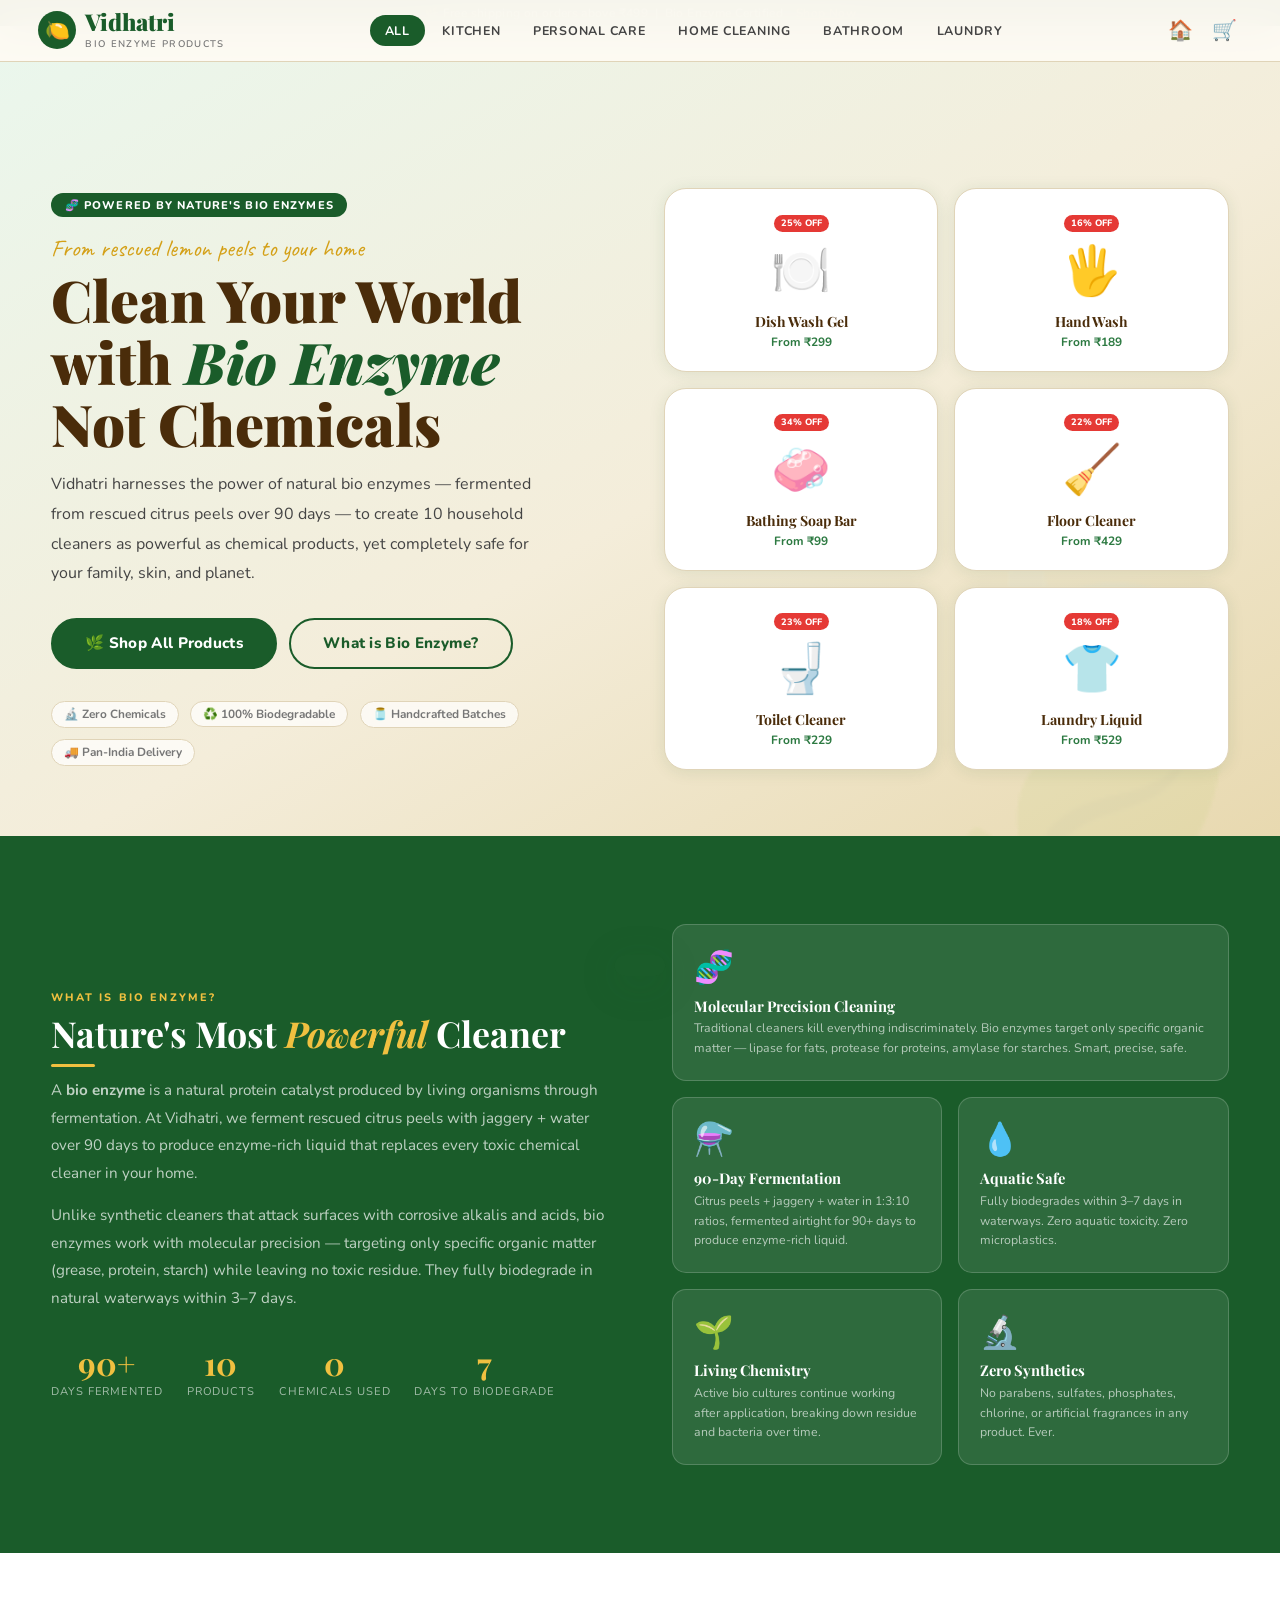
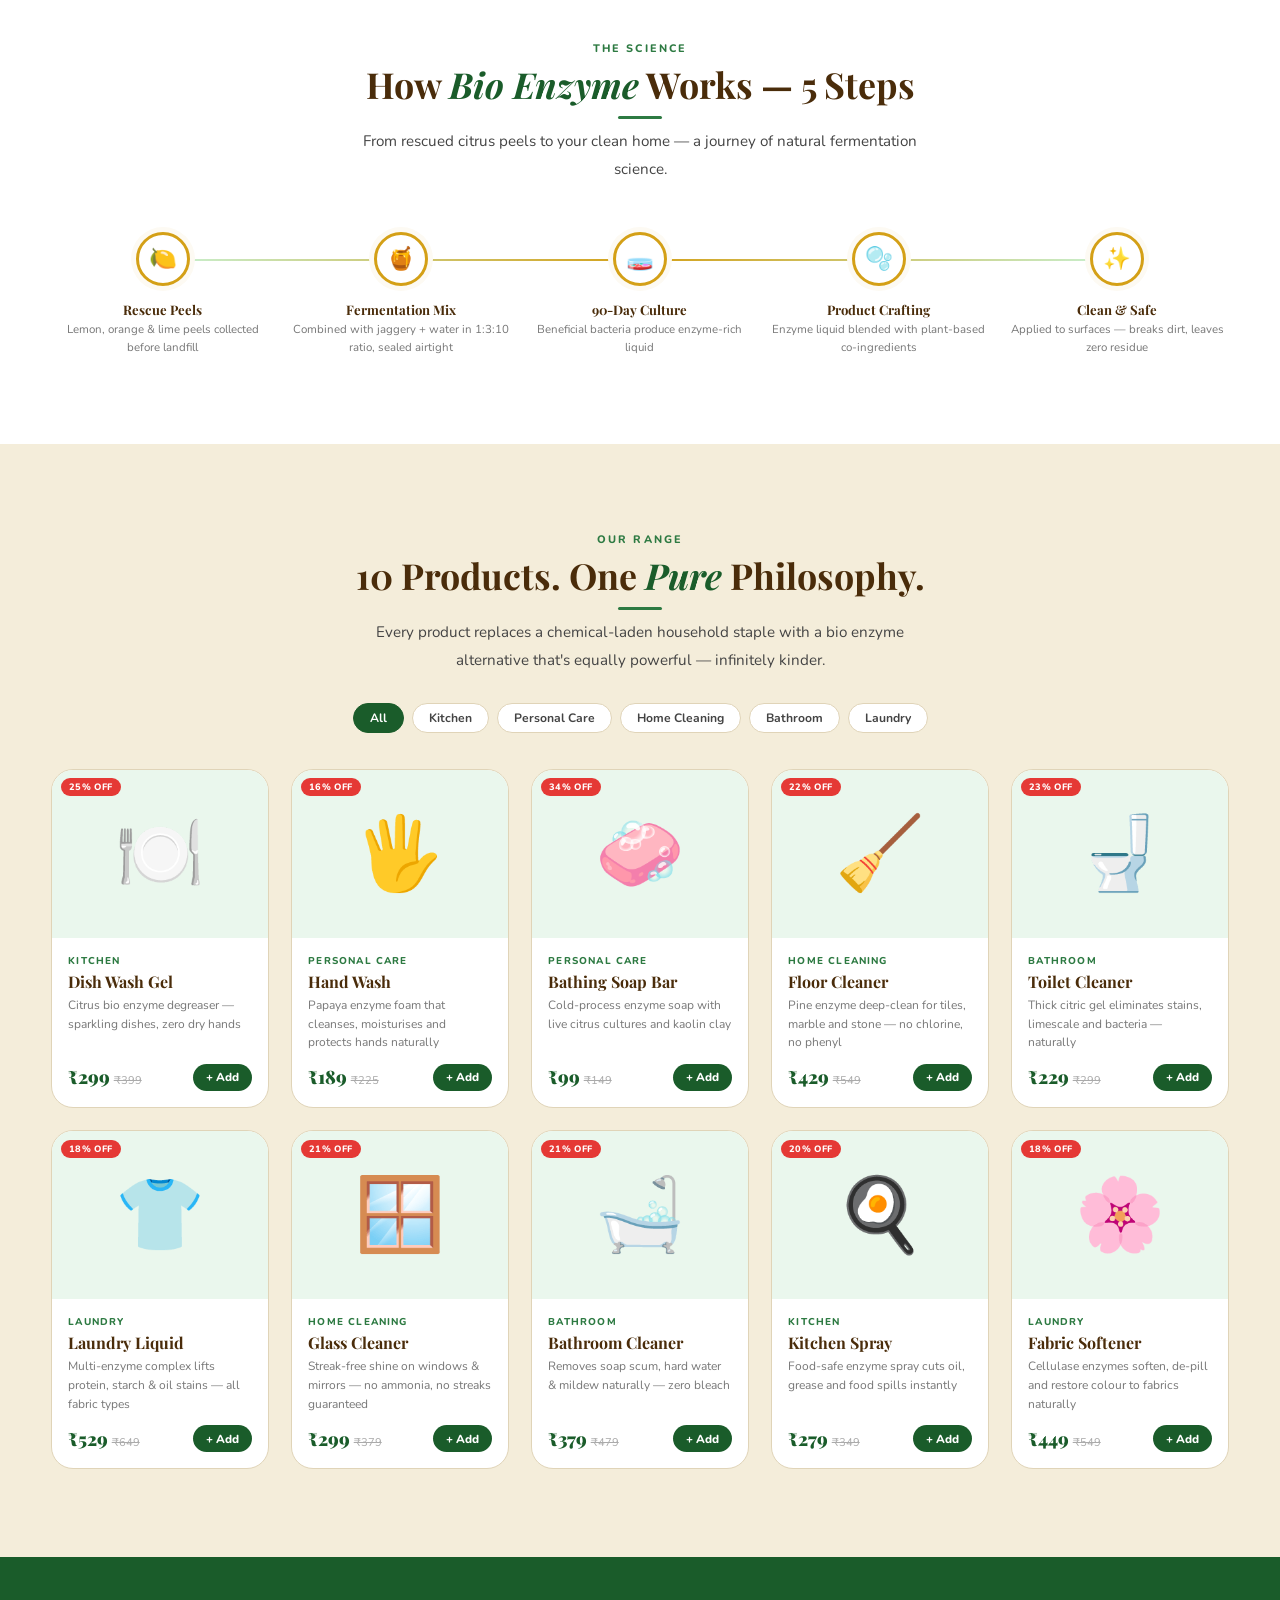
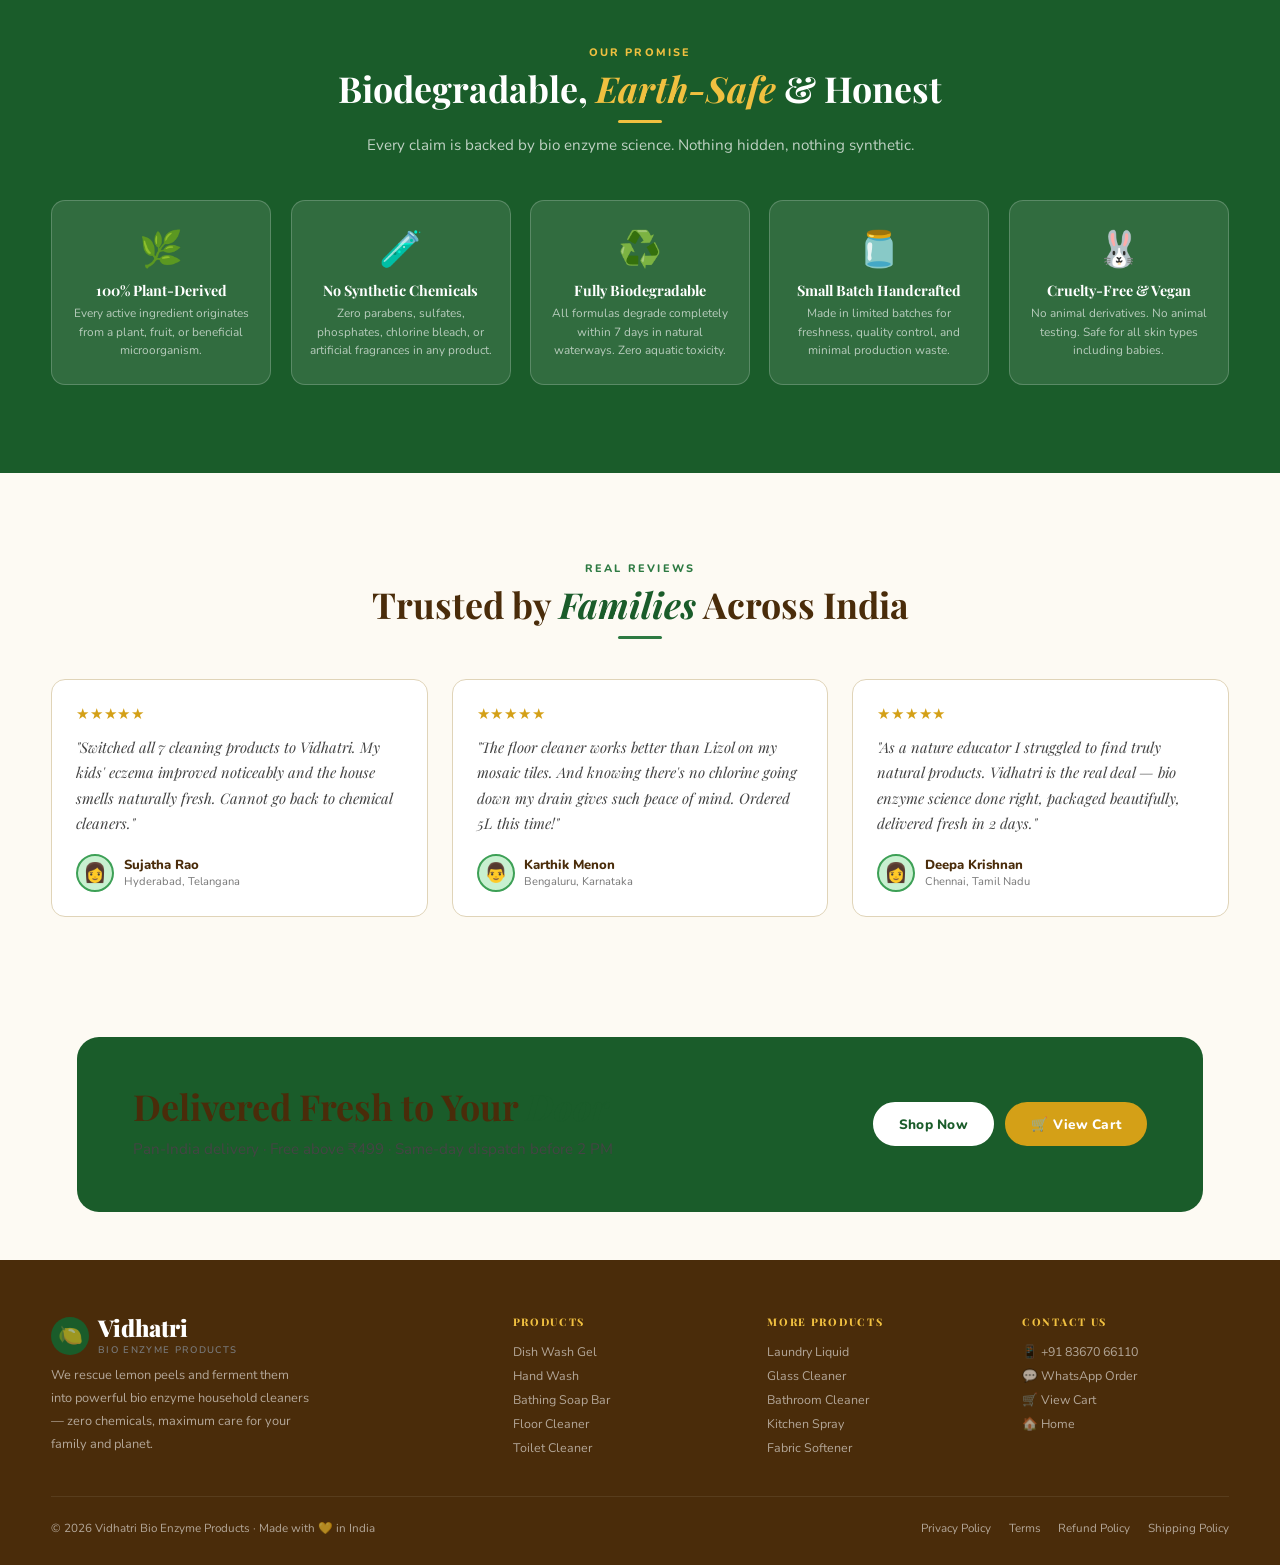
<file: files/index.html>
<!DOCTYPE html>
<html lang="en">
<head>
<meta charset="UTF-8">
<meta name="viewport" content="width=device-width, initial-scale=1.0">
<title>Vidhatri — Bio Enzyme Natural Products</title>
<link href="https://fonts.googleapis.com/css2?family=Playfair+Display:ital,wght@0,400;0,600;0,700;0,900;1,400;1,700&family=Nunito:wght@300;400;600;700;800;900&family=Caveat:wght@600;700&display=swap" rel="stylesheet">
<style>
*,*::before,*::after{box-sizing:border-box;margin:0;padding:0}
:root{
  --g1:#1a5c2a;--g2:#2d7a42;--g3:#3da056;--g4:#c8f0d0;--g5:#eaf7ed;
  --gold:#d4a017;--gold2:#f0c040;--gold3:#fff8e1;
  --cream:#fdfaf3;--cream2:#f4edda;--cream3:#e8d9b0;
  --brown:#4a2c0a;--brown2:#6b3f10;
  --text:#1a1a1a;--text2:#444;--text3:#777;--text4:#aaa;
  --white:#fff;--border:#e0d4b8;--border2:#c8b990;
  --red:#e53935;--orange:#f57c00;
  --shadow:0 2px 16px rgba(26,92,42,.10);
  --shadow2:0 8px 40px rgba(26,92,42,.18);
  --r:8px;--r2:14px;--r3:22px;--r4:32px;
}
html{scroll-behavior:smooth}
body{font-family:'Nunito',sans-serif;background:var(--cream);color:var(--text);overflow-x:hidden;min-height:100vh}
h1,h2,h3,h4,h5{font-family:'Playfair Display',serif;line-height:1.2}
a{text-decoration:none;color:inherit}
button{font-family:'Nunito',sans-serif;cursor:pointer;border:none;background:none}
input,select,textarea{font-family:'Nunito',sans-serif;outline:none}

/* SCROLLBAR */
::-webkit-scrollbar{width:5px}
::-webkit-scrollbar-track{background:var(--cream2)}
::-webkit-scrollbar-thumb{background:var(--g3);border-radius:3px}

/* TOAST */
#toast{position:fixed;bottom:1.5rem;left:50%;transform:translateX(-50%) translateY(100px);
  background:var(--g1);color:#fff;padding:.65rem 1.6rem;border-radius:50px;
  font-size:.85rem;font-weight:700;z-index:9999;transition:transform .3s;white-space:nowrap;
  box-shadow:var(--shadow2);pointer-events:none}
#toast.show{transform:translateX(-50%) translateY(0)}

/* TOP BAR */
.topbar{background:var(--g1);color:#fff;text-align:center;padding:.32rem 1rem;
  font-size:.75rem;font-weight:600;letter-spacing:.03em}
.topbar a{color:var(--gold2);text-decoration:underline;margin-left:.4rem}

/* NAV */
.nav{position:fixed;top:0;left:0;right:0;z-index:900;background:rgba(253,250,243,.97);
  backdrop-filter:blur(18px);border-bottom:1.5px solid var(--border);transition:.3s}
.nav.scrolled{box-shadow:var(--shadow2)}
.nav-inner{display:flex;align-items:center;justify-content:space-between;padding:.65rem 3vw;gap:1rem}
.logo{display:flex;align-items:center;gap:.55rem;cursor:pointer}
.logo-leaf{width:38px;height:38px;background:var(--g1);border-radius:50%;
  display:flex;align-items:center;justify-content:center;font-size:1.25rem;flex-shrink:0}
.logo-name{font-family:'Playfair Display',serif;font-size:1.45rem;font-weight:900;
  color:var(--g1);line-height:1}
.logo-sub{font-size:.6rem;letter-spacing:.14em;text-transform:uppercase;
  color:var(--text3);display:block;font-family:'Nunito',sans-serif;font-weight:600}
.nav-links{display:flex;gap:.2rem;overflow-x:auto}
.nav-links::-webkit-scrollbar{display:none}
.nav-link{padding:.38rem .85rem;font-size:.78rem;font-weight:700;text-transform:uppercase;
  letter-spacing:.06em;color:var(--text2);cursor:pointer;border-radius:50px;
  white-space:nowrap;transition:.2s;border:1.5px solid transparent}
.nav-link:hover,.nav-link.on{background:var(--g1);color:#fff}
.nav-right{display:flex;align-items:center;gap:.6rem;flex-shrink:0}
.nav-icon{position:relative;background:none;border:none;cursor:pointer;font-size:1.25rem;
  padding:.3rem;border-radius:50%;transition:.2s;color:var(--g1)}
.nav-icon:hover{background:var(--g4)}
.cart-badge{position:absolute;top:-3px;right:-3px;background:var(--red);color:#fff;
  width:17px;height:17px;border-radius:50%;font-size:.6rem;font-weight:900;
  display:flex;align-items:center;justify-content:center}

/* BUTTONS */
.btn{display:inline-flex;align-items:center;justify-content:center;gap:.4rem;
  font-weight:800;font-size:.85rem;border-radius:50px;transition:all .22s;
  cursor:pointer;padding:.65rem 1.5rem;border:2px solid transparent;font-family:'Nunito',sans-serif;letter-spacing:.02em}
.btn-green{background:var(--g1);color:#fff;border-color:var(--g1)}
.btn-green:hover{background:var(--brown);border-color:var(--brown)}
.btn-outline{background:transparent;color:var(--g1);border-color:var(--g1)}
.btn-outline:hover{background:var(--g1);color:#fff}
.btn-gold{background:var(--gold);color:#fff;border-color:var(--gold)}
.btn-gold:hover{background:var(--brown);border-color:var(--brown)}
.btn-white{background:#fff;color:var(--g1);border-color:#fff}
.btn-white:hover{background:var(--g4)}
.btn-red{background:var(--red);color:#fff;border-color:var(--red)}
.btn-sm{padding:.4rem .95rem;font-size:.75rem}
.btn-lg{padding:.85rem 2rem;font-size:.95rem}
.btn-xl{padding:1rem 2.4rem;font-size:1rem}
.btn-full{width:100%}

/* HERO */
.hero{padding:96px 4vw 0;min-height:90vh;display:grid;
  grid-template-columns:1fr 1fr;align-items:center;gap:3rem;
  background:linear-gradient(150deg,var(--g5) 0%,var(--cream2) 55%,var(--cream3) 100%);
  position:relative;overflow:hidden}
.hero::after{content:'🍃';font-size:22rem;position:absolute;right:-3vw;
  bottom:-3rem;opacity:.06;pointer-events:none;line-height:1}
.hero-pill{display:inline-flex;align-items:center;gap:.4rem;background:var(--g1);
  color:#fff;padding:.28rem .85rem;border-radius:50px;font-size:.7rem;
  font-weight:800;text-transform:uppercase;letter-spacing:.1em;margin-bottom:1rem}
.hero-script{font-family:'Caveat',cursive;font-size:1.5rem;color:var(--gold);margin-bottom:.3rem}
.hero-h1{font-size:clamp(2.4rem,4.5vw,4rem);font-weight:900;color:var(--brown);
  line-height:1.08;margin-bottom:1rem}
.hero-h1 em{font-style:italic;color:var(--g1)}
.hero-p{font-size:1rem;color:var(--text2);line-height:1.85;margin-bottom:1.8rem;max-width:500px}
.hero-btns{display:flex;gap:.75rem;flex-wrap:wrap;margin-bottom:2rem}
.hero-chips{display:flex;gap:.7rem;flex-wrap:wrap}
.chip{display:flex;align-items:center;gap:.3rem;font-size:.74rem;font-weight:700;
  color:var(--text3);padding:.28rem .75rem;background:rgba(255,255,255,.7);
  border:1.5px solid var(--border);border-radius:50px;backdrop-filter:blur(8px)}
.hero-visual{position:relative;z-index:1}
.hero-prod-grid{display:grid;grid-template-columns:1fr 1fr;gap:1rem}
.h-card{background:#fff;border:1.5px solid var(--border);border-radius:var(--r3);
  padding:1.3rem 1rem;text-align:center;cursor:pointer;transition:.25s;box-shadow:var(--shadow)}
.h-card:hover{transform:translateY(-5px);box-shadow:var(--shadow2);border-color:var(--g3)}
.h-card-em{font-size:3rem;display:block;margin-bottom:.5rem}
.h-card-name{font-family:'Playfair Display',serif;font-size:.88rem;font-weight:700;color:var(--brown)}
.h-card-price{font-size:.75rem;color:var(--g2);font-weight:700;margin-top:.18rem}
.h-card-badge{background:var(--red);color:#fff;font-size:.58rem;font-weight:800;
  padding:.15rem .45rem;border-radius:50px;text-transform:uppercase;margin-bottom:.4rem;display:inline-block}

/* SECTION BASE */
.sec{padding:5.5rem 4vw}
.sec-sm{padding:3rem 4vw}
.sec-green{background:var(--g1)}
.sec-white{background:#fff}
.sec-cream{background:var(--cream2)}
.sec-dark{background:var(--brown)}
.lbl{font-size:.68rem;font-weight:800;text-transform:uppercase;letter-spacing:.2em;
  color:var(--g2);margin-bottom:.45rem;display:block}
.sec-green .lbl,.sec-dark .lbl{color:var(--gold2)}
.sh2{font-size:clamp(1.75rem,2.8vw,2.5rem);font-weight:700;color:var(--brown);margin-bottom:.5rem}
.sec-green .sh2,.sec-dark .sh2{color:#fff}
.sh2 em{font-style:italic;color:var(--g1)}
.sec-green .sh2 em,.sec-dark .sh2 em{color:var(--gold2)}
.sdesc{font-size:.95rem;color:var(--text2);line-height:1.82;max-width:580px;margin-top:.5rem}
.sec-green .sdesc,.sec-dark .sdesc{color:rgba(255,255,255,.72)}
.sdiv{width:44px;height:3px;background:var(--g2);border-radius:2px;margin:.6rem 0}
.sec-green .sdiv,.sec-dark .sdiv{background:var(--gold2)}
.tc{text-align:center}.tc .sdesc,.tc .sdiv{margin-left:auto;margin-right:auto}

/* ENZYME INTRO */
.enzyme-grid{display:grid;grid-template-columns:1fr 1fr;gap:4rem;align-items:center}
.e-cards{display:grid;grid-template-columns:1fr 1fr;gap:1rem}
.e-card{background:rgba(255,255,255,.09);border:1px solid rgba(255,255,255,.18);
  border-radius:var(--r2);padding:1.3rem;transition:.25s}
.e-card:hover{background:rgba(255,255,255,.17)}
.e-card.full{grid-column:1/-1}
.e-ico{font-size:2rem;margin-bottom:.55rem;display:block}
.e-card h4{font-family:'Playfair Display',serif;color:#fff;font-size:.92rem;margin-bottom:.25rem}
.e-card p{font-size:.77rem;color:rgba(255,255,255,.65);line-height:1.6}
.enzyme-facts{display:flex;gap:1.5rem;margin-top:1.8rem;flex-wrap:wrap}
.e-fact{text-align:center}
.e-fact .num{font-family:'Playfair Display',serif;font-size:2rem;font-weight:700;color:var(--gold2)}
.e-fact .lab{font-size:.7rem;color:rgba(255,255,255,.6);text-transform:uppercase;letter-spacing:.08em}

/* PROCESS STEPS */
.process{display:grid;grid-template-columns:repeat(5,1fr);gap:1rem;
  margin-top:3rem;position:relative}
.process::before{content:'';position:absolute;top:27px;left:10%;right:10%;
  height:2px;background:linear-gradient(90deg,var(--g4),var(--gold),var(--g4))}
.p-step{text-align:center;position:relative;z-index:1}
.p-circle{width:54px;height:54px;border-radius:50%;background:var(--white);
  border:3px solid var(--gold);margin:0 auto 1rem;display:flex;align-items:center;
  justify-content:center;font-size:1.4rem;box-shadow:0 0 0 5px var(--cream)}
.p-step h5{font-family:'Playfair Display',serif;font-size:.82rem;color:var(--brown);
  font-weight:700;margin-bottom:.25rem}
.p-step p{font-size:.72rem;color:var(--text3);line-height:1.5}

/* PRODUCT GRID */
.prod-grid{display:grid;grid-template-columns:repeat(auto-fill,minmax(215px,1fr));
  gap:1.4rem;margin-top:2.2rem}
.prod-card{background:#fff;border:1.5px solid var(--border);border-radius:var(--r3);
  overflow:hidden;cursor:pointer;transition:all .28s;display:flex;flex-direction:column}
.prod-card:hover{box-shadow:var(--shadow2);transform:translateY(-5px);border-color:var(--g3)}
.prod-img{background:var(--g5);padding:2.2rem 1rem;text-align:center;
  font-size:4.5rem;position:relative;transition:.3s}
.prod-card:hover .prod-img{background:var(--g4)}
.prod-off{position:absolute;top:.55rem;left:.55rem;background:var(--red);color:#fff;
  font-size:.58rem;font-weight:800;padding:.18rem .5rem;border-radius:50px;
  text-transform:uppercase;letter-spacing:.04em}
.prod-body{padding:1rem;flex:1;display:flex;flex-direction:column}
.prod-cat{font-size:.62rem;font-weight:800;text-transform:uppercase;letter-spacing:.12em;
  color:var(--g2);margin-bottom:.22rem}
.prod-name{font-family:'Playfair Display',serif;font-size:1rem;font-weight:700;
  color:var(--brown);margin-bottom:.28rem;line-height:1.25}
.prod-tag{font-size:.75rem;color:var(--text3);line-height:1.55;margin-bottom:.75rem;flex:1}
.prod-foot{display:flex;align-items:center;justify-content:space-between;margin-top:auto}
.prod-price{font-family:'Playfair Display',serif;font-size:1.15rem;font-weight:900;color:var(--g1)}
.prod-mrp{font-size:.7rem;color:var(--text4);text-decoration:line-through;margin-left:.22rem}
.add-btn{background:var(--g1);color:#fff;border-radius:50px;padding:.34rem .8rem;
  font-size:.73rem;font-weight:800;cursor:pointer;transition:.2s;border:none;font-family:'Nunito',sans-serif}
.add-btn:hover{background:var(--brown)}

/* CAT FILTER */
.cat-pills{display:flex;gap:.5rem;flex-wrap:wrap;margin-top:1.8rem;justify-content:center}
.cat-pill{padding:.38rem 1rem;border:1.5px solid var(--border);border-radius:50px;
  font-size:.76rem;font-weight:700;cursor:pointer;transition:.2s;background:#fff;color:var(--text2)}
.cat-pill.on,.cat-pill:hover{background:var(--g1);color:#fff;border-color:var(--g1)}

/* ECO FEATS */
.eco-row{display:grid;grid-template-columns:repeat(5,1fr);gap:1.2rem;margin-top:2.5rem}
.eco-card{background:rgba(255,255,255,.1);border:1px solid rgba(255,255,255,.2);
  border-radius:var(--r2);padding:1.5rem 1rem;text-align:center;transition:.25s}
.eco-card:hover{background:rgba(255,255,255,.2);transform:translateY(-3px)}
.eco-icon{font-size:2.2rem;margin-bottom:.55rem;display:block}
.eco-card h4{font-family:'Playfair Display',serif;color:#fff;font-size:.9rem;margin-bottom:.3rem}
.eco-card p{font-size:.74rem;color:rgba(255,255,255,.65);line-height:1.58}

/* TESTIMONIALS */
.testi-grid{display:grid;grid-template-columns:repeat(3,1fr);gap:1.5rem;margin-top:2.5rem}
.t-card{background:#fff;border:1.5px solid var(--border);border-radius:var(--r2);
  padding:1.5rem;transition:.25s}
.t-card:hover{box-shadow:var(--shadow2);transform:translateY(-3px)}
.t-stars{color:var(--gold);font-size:.95rem;letter-spacing:.05em;margin-bottom:.7rem}
.t-q{font-family:'Playfair Display',serif;font-style:italic;font-size:.92rem;
  color:var(--text2);line-height:1.72;margin-bottom:1.1rem}
.t-user{display:flex;align-items:center;gap:.6rem}
.t-av{width:38px;height:38px;border-radius:50%;background:var(--g4);
  display:flex;align-items:center;justify-content:center;font-size:1.2rem;
  border:2px solid var(--g3);flex-shrink:0}
.t-name{font-weight:800;font-size:.82rem;color:var(--brown)}
.t-loc{font-size:.7rem;color:var(--text3)}

/* CTA BAND */
.cta-band{background:var(--g1);border-radius:var(--r3);padding:3rem 3.5rem;
  display:grid;grid-template-columns:1fr auto;gap:2rem;align-items:center;margin:0 2vw}
.cta-btns{display:flex;gap:.7rem;white-space:nowrap}

/* PRODUCT DETAIL */
.pd-page{padding-top:70px}
.pd-hero{background:linear-gradient(150deg,var(--g5),var(--cream2));
  padding:2.5rem 4vw;display:grid;grid-template-columns:1fr 1fr;gap:4rem;align-items:start}
.pd-visual{background:#fff;border:2px solid var(--border);border-radius:var(--r3);
  display:flex;flex-direction:column;align-items:center;justify-content:center;
  padding:3rem 2rem;text-align:center;position:sticky;top:85px}
.pd-emoji{font-size:8rem;animation:fl 3.5s ease-in-out infinite}
@keyframes fl{0%,100%{transform:translateY(0)}50%{transform:translateY(-12px)}}
.pd-vis-name{font-family:'Playfair Display',serif;font-size:1.1rem;font-weight:700;
  color:var(--brown);margin-top:1rem}
.pd-vis-cat{font-size:.7rem;color:var(--text3);margin-top:.2rem}
.pd-vis-chips{display:flex;gap:.35rem;justify-content:center;margin-top:.75rem;flex-wrap:wrap}
.vis-chip{background:var(--g4);color:var(--g1);border-radius:50px;padding:.18rem .6rem;
  font-size:.62rem;font-weight:800;text-transform:uppercase;letter-spacing:.07em}
.pd-bc{font-size:.74rem;color:var(--text3);margin-bottom:.7rem}
.pd-bc span{cursor:pointer;transition:.2s}
.pd-bc span:hover{color:var(--g1)}
.pd-badges{display:flex;gap:.35rem;flex-wrap:wrap;margin-bottom:.9rem}
.pd-badge{background:var(--g5);color:var(--g1);border:1px solid var(--g4);
  border-radius:50px;padding:.18rem .6rem;font-size:.62rem;font-weight:800;
  text-transform:uppercase;letter-spacing:.07em}
.pd-h1{font-size:clamp(1.7rem,2.8vw,2.4rem);font-weight:900;color:var(--brown);margin-bottom:.4rem}
.pd-tag{font-size:.95rem;color:var(--text2);line-height:1.75;margin-bottom:1.1rem}
.price-box{background:var(--cream2);border-radius:var(--r2);padding:1.4rem;
  margin-bottom:1.4rem;border:1px solid var(--border)}
.price-row{display:flex;align-items:baseline;gap:.5rem;margin-bottom:.2rem}
.price-now{font-family:'Playfair Display',serif;font-size:2.1rem;font-weight:900;color:var(--g1)}
.price-mrp{font-size:.88rem;color:var(--text4);text-decoration:line-through}
.price-save{background:var(--red);color:#fff;font-size:.62rem;font-weight:800;
  padding:.15rem .5rem;border-radius:50px;text-transform:uppercase}
.vol-lbl{font-size:.7rem;font-weight:800;text-transform:uppercase;letter-spacing:.1em;
  color:var(--text3);margin-bottom:.5rem}
.vol-pills{display:flex;gap:.45rem;flex-wrap:wrap;margin-bottom:.9rem}
.v-pill{padding:.38rem .95rem;border:1.5px solid var(--border);border-radius:50px;
  font-size:.78rem;font-weight:700;cursor:pointer;transition:.2s;
  background:#fff;color:var(--text2)}
.v-pill.on{border-color:var(--g1);background:var(--g1);color:#fff}
.v-pill:hover:not(.on){border-color:var(--g3);color:var(--g1)}
.qty-row{display:flex;align-items:center;gap:.8rem;margin-bottom:.9rem}
.qty-lbl{font-size:.7rem;font-weight:800;text-transform:uppercase;letter-spacing:.1em;color:var(--text3)}
.qty-wrap{display:flex;align-items:center;border:1.5px solid var(--border);border-radius:50px;overflow:hidden}
.q-btn{width:34px;height:34px;background:var(--cream2);border:none;font-size:1.1rem;
  font-weight:800;cursor:pointer;transition:.2s;color:var(--text2)}
.q-btn:hover{background:var(--g1);color:#fff}
.q-val{width:42px;text-align:center;font-weight:800;font-size:.92rem;border:none;
  background:#fff;color:var(--brown)}
.pd-actions{display:flex;gap:.6rem;margin-bottom:.9rem}
.pd-actions .btn{flex:1;text-align:center}
.pd-meta{display:flex;gap:1.2rem;font-size:.76rem;color:var(--text3);flex-wrap:wrap}
.pd-meta strong{color:var(--text2)}

/* TABS */
.tabs{margin-top:2rem}
.tab-nav{display:flex;border-bottom:2px solid var(--border);overflow-x:auto}
.tab-nav::-webkit-scrollbar{display:none}
.tab-btn{padding:.6rem 1.1rem;font-size:.73rem;font-weight:800;text-transform:uppercase;
  letter-spacing:.07em;color:var(--text3);cursor:pointer;border-bottom:2px solid transparent;
  margin-bottom:-2px;white-space:nowrap;transition:.2s;background:none;
  border-top:none;border-left:none;border-right:none;font-family:'Nunito',sans-serif}
.tab-btn.on{color:var(--g1);border-bottom-color:var(--g1)}
.tab-btn:hover{color:var(--g1)}
.tab-body{display:none;padding-top:1.4rem}
.tab-body.on{display:block}
.ing-cloud{display:flex;flex-wrap:wrap;gap:.45rem}
.ing-tag{background:var(--g5);color:var(--g1);border:1px solid var(--g4);
  border-radius:50px;padding:.28rem .8rem;font-size:.76rem;font-weight:700}
.hiw-list{display:flex;flex-direction:column;gap:.75rem}
.hiw-item{display:flex;gap:.85rem;align-items:flex-start;padding:.9rem;
  background:var(--cream2);border-radius:var(--r);border:1px solid var(--border)}
.hiw-n{width:28px;height:28px;border-radius:50%;background:var(--gold);color:#fff;
  font-weight:800;font-size:.78rem;display:flex;align-items:center;justify-content:center;flex-shrink:0}
.hiw-item h5{font-weight:800;font-size:.85rem;color:var(--brown);margin-bottom:.12rem}
.hiw-item p{font-size:.78rem;color:var(--text2);line-height:1.58}
.shelf-bar{background:var(--border);border-radius:50px;height:8px;overflow:hidden;margin:.5rem 0}
.shelf-fill{height:100%;background:linear-gradient(90deg,var(--g1),var(--gold));border-radius:50px}
.vol-tbl{width:100%;border-collapse:collapse;font-size:.82rem}
.vol-tbl th{background:var(--g1);color:#fff;padding:.5rem .9rem;text-align:left;
  font-size:.67rem;text-transform:uppercase;letter-spacing:.1em}
.vol-tbl td{padding:.58rem .9rem;border-bottom:1px solid var(--border);color:var(--text2)}
.vol-tbl tr:last-child td{border-bottom:none}
.vol-tbl tr.best td{background:#fff8e1;font-weight:700;color:var(--brown)}
.vol-tbl tr.best td:last-child::after{content:' 🔥'}
.vol-tbl tbody tr{cursor:pointer;transition:.15s}
.vol-tbl tbody tr:hover td{background:var(--g5)}
.pay-opts{display:flex;flex-direction:column;gap:.5rem}
.pay-opt{display:flex;align-items:center;gap:.9rem;padding:.85rem 1.1rem;
  border:1.5px solid var(--border);border-radius:var(--r2);background:#fff;
  font-size:.84rem;color:var(--text2)}
.pay-opt span:first-child{font-size:1.35rem;flex-shrink:0}
.del-list{display:flex;flex-direction:column;gap:.4rem}
.del-row{display:flex;align-items:center;gap:.55rem;font-size:.82rem;color:var(--text2);
  padding:.4rem 0;border-bottom:1px solid var(--border)}
.del-row::before{content:'✓';color:var(--g1);font-weight:900;font-size:.9rem;flex-shrink:0}
.info-box{padding:1rem;border-radius:var(--r);margin-top:1rem}
.info-box.green{background:var(--g5);border:1px solid var(--g4);color:var(--g1)}
.info-box.gold{background:var(--gold3);border:1px solid #f0d070;color:var(--brown2)}
.info-box.cream{background:var(--cream2);border:1px solid var(--border);color:var(--text2)}

/* RELATED */
.related-row{display:grid;grid-template-columns:repeat(auto-fill,minmax(160px,1fr));gap:1rem}
.rel-card{background:#fff;border:1.5px solid var(--border);border-radius:var(--r2);
  padding:1.1rem;text-align:center;cursor:pointer;transition:.22s}
.rel-card:hover{box-shadow:var(--shadow2);transform:translateY(-3px);border-color:var(--g3)}
.rel-em{font-size:2.5rem;margin-bottom:.4rem}
.rel-name{font-family:'Playfair Display',serif;font-size:.82rem;font-weight:700;color:var(--brown);margin-bottom:.15rem}
.rel-price{font-size:.74rem;color:var(--g2);font-weight:700}

/* CART */
.cart-page{padding:80px 4vw 4rem;max-width:1100px;margin:0 auto}
.cart-layout{display:grid;grid-template-columns:1fr 360px;gap:2.5rem;align-items:start}
.cart-items-list{display:flex;flex-direction:column;gap:1rem}
.c-item{display:flex;gap:1.1rem;align-items:flex-start;background:#fff;
  border:1.5px solid var(--border);border-radius:var(--r2);padding:1.1rem}
.c-em{font-size:3.2rem;background:var(--g5);border-radius:var(--r);
  padding:.45rem .7rem;flex-shrink:0;min-width:68px;text-align:center;line-height:1}
.c-info{flex:1}
.c-name{font-family:'Playfair Display',serif;font-weight:700;color:var(--brown);
  font-size:1rem;margin-bottom:.18rem}
.c-vol{font-size:.73rem;color:var(--text3);margin-bottom:.35rem}
.c-price{font-family:'Playfair Display',serif;font-size:1.1rem;font-weight:900;color:var(--g1)}
.c-row{display:flex;align-items:center;justify-content:space-between;margin-top:.55rem;gap:.5rem;flex-wrap:wrap}
.c-remove{color:var(--red);font-size:.73rem;font-weight:700;cursor:pointer;
  background:none;border:none;transition:.2s}
.c-remove:hover{text-decoration:underline}
.cart-sum{background:#fff;border:1.5px solid var(--border);border-radius:var(--r2);
  padding:1.6rem;position:sticky;top:82px}
.cart-sum h3{font-family:'Playfair Display',serif;font-size:1.2rem;color:var(--brown);
  margin-bottom:1rem;padding-bottom:.7rem;border-bottom:1px solid var(--border)}
.sum-row{display:flex;justify-content:space-between;font-size:.85rem;color:var(--text2);margin-bottom:.5rem}
.sum-total{font-weight:800;font-size:1rem;color:var(--brown);border-top:1px solid var(--border);
  padding-top:.7rem;margin-top:.5rem}
.sum-free{color:var(--g1);font-weight:800}
.addr-sec{margin-top:1.4rem;padding-top:1.4rem;border-top:1px solid var(--border)}
.addr-sec h4{font-family:'Playfair Display',serif;font-size:.95rem;color:var(--brown);margin-bottom:.9rem}
.form-row2{display:grid;grid-template-columns:1fr 1fr;gap:.6rem}
.fg{margin-bottom:.65rem}
.fl{font-size:.68rem;font-weight:800;text-transform:uppercase;letter-spacing:.1em;
  color:var(--text3);display:block;margin-bottom:.28rem}
.fi,.fs,.fta{width:100%;padding:.58rem .8rem;border:1.5px solid var(--border);
  border-radius:var(--r);font-size:.83rem;color:var(--text);background:#fff;
  transition:.2s;font-family:'Nunito',sans-serif}
.fi:focus,.fs:focus,.fta:focus{border-color:var(--g1);box-shadow:0 0 0 3px rgba(26,92,42,.1);outline:none}
.fta{resize:vertical;min-height:65px}
.fs{appearance:none;background-image:url("data:image/svg+xml,%3Csvg xmlns='http://www.w3.org/2000/svg' width='10' height='6'%3E%3Cpath d='M1 1l4 4 4-4' stroke='%23777' stroke-width='1.5' fill='none' stroke-linecap='round'/%3E%3C/svg%3E");background-repeat:no-repeat;background-position:right .8rem center;padding-right:2rem}
.map-link{display:inline-flex;align-items:center;gap:.4rem;font-size:.75rem;
  color:var(--g1);font-weight:700;cursor:pointer;margin-top:.25rem;transition:.2s}
.map-link:hover{text-decoration:underline}
.empty-state{text-align:center;padding:4rem 2rem}
.es-em{font-size:4rem;margin-bottom:1rem}
.es-em+h3{font-family:'Playfair Display',serif;color:var(--brown);margin-bottom:.5rem}
.es-em+h3+p{font-size:.88rem;color:var(--text3)}

/* PAYMENT */
.pay-page{padding:80px 4vw 4rem;max-width:900px;margin:0 auto}
.pay-layout{display:grid;grid-template-columns:1fr 300px;gap:2.2rem;align-items:start}
.progress-bar{display:flex;align-items:center;gap:.5rem;margin-bottom:2rem;font-size:.75rem;font-weight:700}
.pb-step{color:var(--text3)}
.pb-step.done{color:var(--g1)}
.pb-step.now{background:var(--g1);color:#fff;padding:.2rem .7rem;border-radius:50px}
.pb-sep{color:var(--border)}
.pm-list{display:flex;flex-direction:column;gap:.6rem;margin-bottom:1.5rem}
.pm-opt{display:flex;align-items:center;gap:.85rem;padding:.85rem 1.1rem;
  border:1.5px solid var(--border);border-radius:var(--r2);cursor:pointer;
  transition:.2s;background:#fff}
.pm-opt.on{border-color:var(--g1);background:var(--g5)}
.pm-opt input[type=radio]{accent-color:var(--g1);width:15px;height:15px;flex-shrink:0}
.pm-icon{font-size:1.4rem;flex-shrink:0}
.pm-info h5{font-weight:800;font-size:.85rem;color:var(--brown)}
.pm-info p{font-size:.7rem;color:var(--text3);margin-top:.08rem}
.pay-sum{background:#fff;border:1.5px solid var(--border);border-radius:var(--r2);
  padding:1.4rem;position:sticky;top:82px}
.pay-item{display:flex;gap:.7rem;align-items:center;padding:.5rem 0;
  border-bottom:1px solid var(--border);font-size:.82rem}
.pay-item:last-of-type{border-bottom:none}
.pay-em2{font-size:1.7rem;flex-shrink:0}

/* CONFIRMATION */
.conf-page{padding:90px 4vw 4rem;max-width:640px;margin:0 auto;text-align:center}
.conf-icon{font-size:5rem;animation:pop .5s ease-out;margin-bottom:1.2rem;display:block}
@keyframes pop{0%{transform:scale(0)}70%{transform:scale(1.2)}100%{transform:scale(1)}}
.conf-id{background:var(--g5);border:1.5px solid var(--g3);border-radius:var(--r);
  padding:.7rem 1.5rem;font-family:'Playfair Display',serif;font-size:1.1rem;
  font-weight:700;color:var(--g1);display:inline-block;margin:.8rem 0;letter-spacing:.05em}
.conf-details{background:#fff;border:1.5px solid var(--border);border-radius:var(--r2);
  padding:1.4rem;margin-top:1.4rem;text-align:left}
.conf-row{display:flex;justify-content:space-between;align-items:flex-start;
  font-size:.83rem;color:var(--text2);padding:.45rem 0;border-bottom:1px solid var(--border)}
.conf-row:last-child{border-bottom:none}
.conf-row strong{color:var(--brown);text-align:right;max-width:60%}

/* FOOTER */
.footer{background:var(--brown);color:rgba(255,255,255,.58);padding:3.5rem 4vw 1.8rem}
.footer-grid{display:grid;grid-template-columns:2fr 1fr 1fr 1fr;gap:3rem;
  padding-bottom:2.5rem;border-bottom:1px solid rgba(255,255,255,.08)}
.footer-brand p{font-size:.8rem;line-height:1.8;margin-top:.55rem;max-width:260px}
.footer-col h5{font-size:.66rem;font-weight:800;text-transform:uppercase;letter-spacing:.16em;
  color:var(--gold2);margin-bottom:.9rem}
.footer-col ul{list-style:none;display:flex;flex-direction:column;gap:.45rem}
.footer-col li{font-size:.78rem;cursor:pointer;transition:.2s}
.footer-col li:hover{color:#fff}
.footer-bot{display:flex;justify-content:space-between;align-items:center;
  padding-top:1.4rem;font-size:.73rem;flex-wrap:wrap;gap:.5rem}
.footer-nav{display:flex;gap:1.1rem}
.footer-nav span{cursor:pointer;transition:.2s}
.footer-nav span:hover{color:#fff}

/* RESPONSIVE */
@media(max-width:960px){
  .hero,.enzyme-grid,.pd-hero,.cart-layout,.pay-layout,.footer-grid{grid-template-columns:1fr}
  .hero{padding-bottom:3rem}
  .hero-visual,.pd-visual{position:static}
  .testi-grid{grid-template-columns:1fr}
  .eco-row{grid-template-columns:1fr 1fr}
  .process{grid-template-columns:1fr 1fr}
  .process::before{display:none}
  .e-cards{grid-template-columns:1fr}
  .cta-band{grid-template-columns:1fr}
  .nav-links{display:none}
}
@media(max-width:600px){
  .prod-grid{grid-template-columns:1fr 1fr}
  .eco-row{grid-template-columns:1fr}
  .form-row2{grid-template-columns:1fr}
  .hero-prod-grid{grid-template-columns:1fr 1fr}
}
</style>
</head>
<body>
<div id="toast"></div>
<div id="app"></div>
<script>
/* ═══════════════════════════
   PRODUCT DATA
═══════════════════════════ */
const PRODUCTS=[
{id:'dish-wash',name:'Dish Wash Gel',emoji:'🍽️',cat:'Kitchen',price:299,mrp:399,off:'25% OFF',defVol:'500ml',
 tag:'Citrus bio enzyme degreaser — sparkling dishes, zero dry hands',
 made:'Rescued lemon & orange peels fermented 90 days with jaggery + water, blended with Coco-Glucoside (coconut surfactant) and Almond Gum (botanical thickener).',
 valid:'12 months unopened · 6 months after first use',days:365,
 ings:['Citric Bio Enzyme','Coco-Glucoside','Almond Gum','Lemon Essential Oil','Distilled Water','Rosemary Extract'],
 hiw:[['Enzyme Grease Break','Citric enzymes sever molecular bonds between grease and dish surfaces on contact — no scrubbing.'],
      ['Surfactant Lift','Coco-glucoside lather suspends loosened grease for easy rinsing with minimal water.'],
      ['Skin Shield','Almond gum forms a protective film on hands preventing dryness during long washing sessions.'],
      ['Residue-Free Rinse','All ingredients are fully water-soluble — no chemical residue left on dishes or hands.']],
 vols:[['250ml',179,false],['500ml',299,true],['1L',529,false],['2L',999,false],['5L',2299,false]],
 del:'1–3 business days pan-India. Free delivery above ₹499. Same-day dispatch before 2 PM.'},

{id:'hand-wash',name:'Hand Wash',emoji:'🖐️',cat:'Personal Care',price:189,mrp:225,off:'16% OFF',defVol:'400ml',
 tag:'Papaya enzyme foam that cleanses, moisturises and protects hands naturally',
 made:'Fermented papaya enzyme + Decyl Glucoside (corn-coconut cleanser) + Organic Aloe Vera Juice + Coconut Oil + Lemongrass essential oil.',
 valid:'18 months unopened · 6 months after opening',days:540,
 ings:['Fermented Papaya Enzyme','Decyl Glucoside','Aloe Vera Juice','Coconut Oil','Lemongrass Essential Oil','Xanthan Gum','Distilled Water'],
 hiw:[['Enzyme Cleansing','Papaya proteases dissolve protein-based contaminants — bacteria, sweat proteins, food residue.'],
      ['Sugar Foam','Decyl glucoside from corn and coconut creates rich lather without stripping skin oils.'],
      ['Aloe Healing','Aloe vera soothes and hydrates, keeping hands soft and moisturised post-wash.'],
      ['Natural Antibacterial','Lemongrass oil provides broad-spectrum antimicrobial action without triclosan.']],
 vols:[['200ml',149,false],['400ml',189,true],['800ml',349,false],['1L Refill',419,false]],
 del:'1–3 days pan-India. Refill packs available. Free above ₹499.'},

{id:'bathing-soap',name:'Bathing Soap Bar',emoji:'🧼',cat:'Personal Care',price:99,mrp:149,off:'34% OFF',defVol:'100g',
 tag:'Cold-process enzyme soap with live citrus cultures and kaolin clay',
 made:'Cold-process Coconut Oil + Shea Butter + Castor Oil saponified with lye, enriched with fermented lemon enzyme, Aloe Vera powder, and Kaolin Clay.',
 valid:'24 months from manufacture · Cured 4 weeks before packaging',days:730,
 ings:['Coconut Oil','Shea Butter','Castor Oil','Fermented Lemon Enzyme','Kaolin Clay','Aloe Vera Powder','Lemon Essential Oil','Sodium Hydroxide (fully reacted)'],
 hiw:[['Natural Glycerin','Cold-process retains glycerin — a humectant drawing moisture to skin throughout the day.'],
      ['Enzyme Exfoliation','Citrus enzymes gently dissolve dead skin cells for radiant, smooth skin without scrubbing.'],
      ['Clay Detox','Kaolin clay draws impurities, excess sebum, and environmental pollutants from pores gently.'],
      ['Oil Nourishment','Shea butter and castor oil provide lasting post-wash softness and skin protection.']],
 vols:[['75g bar',79,false],['100g bar',99,true],['3×100g pack',279,false],['6×100g pack',529,false]],
 del:'Wrapped in kraft paper, boxed securely. 1–3 days delivery. Free above ₹499.'},

{id:'floor-cleaner',name:'Floor Cleaner',emoji:'🧹',cat:'Home Cleaning',price:429,mrp:549,off:'22% OFF',defVol:'1L',
 tag:'Pine enzyme deep-clean for tiles, marble and stone — no chlorine, no phenyl',
 made:'Pine needle fermented enzyme + Sodium Bicarbonate + Food-grade Citric Acid + Pine Essential Oil. Zero chlorine, zero phenyl.',
 valid:'12 months unopened · Diluted solution use within 24h',days:365,
 ings:['Pine Fermented Enzyme','Sodium Bicarbonate','Citric Acid (Food Grade)','Pine Essential Oil','Natural Preservative','Distilled Water'],
 hiw:[['Deep Penetration','Pine enzymes enter porous grout and tile, breaking down organic dirt at the molecular level.'],
      ['Bicarbonate Deodorise','Sodium bicarbonate neutralises acidic cooking and bathroom odours completely.'],
      ['Streak-Free Rinse','Self-rinsing formula — no sticky residue or chemical film after mopping. Floors shine.'],
      ['Ongoing Action','Active enzyme cultures reduce bacterial load on floors for hours post-mopping.']],
 vols:[['500ml',249,false],['1L',429,true],['2L',799,false],['5L',1799,false]],
 del:'Heavy 5L orders packed in double-wall cartons. 1–3 days. Free above ₹499.'},

{id:'toilet-cleaner',name:'Toilet Cleaner',emoji:'🚽',cat:'Bathroom',price:229,mrp:299,off:'23% OFF',defVol:'1L',
 tag:'Thick citric gel eliminates stains, limescale and bacteria — naturally',
 made:'Citric Acid 30% (food-grade) + Fermented Orange Peel Enzyme + Xanthan Gum + Tea Tree + Eucalyptus Essential Oils.',
 valid:'18 months unopened · 9 months after opening',days:540,
 ings:['Citric Acid 30%','Fermented Orange Peel Enzyme','Xanthan Gum','Tea Tree Essential Oil','Eucalyptus Essential Oil','Natural Blue Dye (Food Grade)','Distilled Water'],
 hiw:[['Acid Descaling','30% citric acid dissolves limescale, rust stains, and mineral deposits instantly.'],
      ['Enzyme Sanitation','Bio enzymes target uric acid deposits, bacteria biofilm, and organic bowl staining.'],
      ['Tea Tree Kill','Broad-spectrum natural antimicrobial action against E.coli, Staphylococcus and common pathogens.'],
      ['Gel Cling','Xanthan gum keeps formula clinging to bowl walls for 15-min maximum contact.']],
 vols:[['500ml',179,false],['1L',229,true],['2L',429,false]],
 del:'Leak-proof sealed packaging. 1–3 days pan-India. Free above ₹499.'},

{id:'laundry-liquid',name:'Laundry Liquid',emoji:'👕',cat:'Laundry',price:529,mrp:649,off:'18% OFF',defVol:'1L',
 tag:'Multi-enzyme complex lifts protein, starch & oil stains — all fabric types',
 made:'Protease (pineapple) + Amylase (papaya) + Lipase enzymes + SLSA (sugar-derived surfactant) + Sodium Citrate + Lavender oil.',
 valid:'15 months unopened · 6 months after opening',days:450,
 ings:['Protease Enzyme (Pineapple)','Amylase Enzyme (Papaya)','Lipase Enzyme (Natural)','Sodium Lauryl Sulfoacetate','Sodium Citrate','Lavender Essential Oil','Glycerin','Distilled Water'],
 hiw:[['Multi-Enzyme Attack','Protease (protein), Amylase (starch/mud), Lipase (oil/grease) work simultaneously on stains.'],
      ['Water Softening','Sodium citrate chelates hard water minerals for equal effectiveness everywhere in India.'],
      ['Low-Foam Formula','Sugar-derived SLSA works in both hand-wash and all machine-wash types.'],
      ['Fibre-Safe Rinse','Fully rinses from fabric — no enzyme residue that could irritate sensitive skin.']],
 vols:[['500ml',299,false],['1L',529,true],['2L',999,false],['5L',2299,false]],
 del:'1–3 days. 5L bulk in cartons. Free above ₹499. Works with front-load, top-load, hand-wash.'},

{id:'glass-cleaner',name:'Glass Cleaner',emoji:'🪟',cat:'Home Cleaning',price:299,mrp:379,off:'21% OFF',defVol:'500ml',
 tag:'Streak-free shine on windows & mirrors — no ammonia, no streaks guaranteed',
 made:'Citric Acid 5% + Fermented Lemon Enzyme + Food-Grade Ethanol 10% + Glycerin + Lemon Essential Oil. Zero ammonia.',
 valid:'24 months unopened · 12 months after opening',days:730,
 ings:['Citric Acid 5%','Fermented Lemon Enzyme','Food-Grade Ethanol 10%','Glycerin (Plant-Derived)','Lemon Essential Oil','Purified Water'],
 hiw:[['Enzyme Dissolve','Lemon enzymes break down fingerprints and organic films on glass without smearing.'],
      ['Acid Polish','Citric acid dissolves mineral water spots and calcium deposits on glass surfaces.'],
      ['Fast Evaporation','Ethanol evaporates rapidly pulling dissolved dirt, leaving perfectly clear surfaces.'],
      ['Anti-Static','Trace glycerin provides micro anti-static layer repelling future dust settlement.']],
 vols:[['250ml Spray',149,false],['500ml',299,true],['1L Refill',519,false]],
 del:'Spray nozzle included with 250ml & 500ml. 1–3 days. Free above ₹499.'},

{id:'bathroom-cleaner',name:'Bathroom Cleaner',emoji:'🛁',cat:'Bathroom',price:379,mrp:479,off:'21% OFF',defVol:'1L',
 tag:'Removes soap scum, hard water & mildew naturally — zero bleach',
 made:'Citric Acid 15% + Fermented Grapefruit Enzyme + Sodium Percarbonate (natural mineral) + Tea Tree + Peppermint oils.',
 valid:'15 months unopened · 6 months after opening',days:450,
 ings:['Citric Acid 15%','Fermented Grapefruit Enzyme','Sodium Percarbonate (Natural)','Tea Tree Essential Oil','Peppermint Essential Oil','Xanthan Gum','Distilled Water'],
 hiw:[['Citric Descaling','15% citric acid dissolves calcium carbonate, soap scum, and hard water stains on tiles.'],
      ['Enzyme Mould Action','Grapefruit enzymes break down mould and mildew cell walls — without bleach.'],
      ['Oxygen Whitening','Natural percarbonate releases oxygen, lifting stains and brightening grout lines.'],
      ['Aromatic Protect','Tea tree + peppermint provide lasting antimicrobial protection and clean scent.']],
 vols:[['500ml',219,false],['1L',379,true],['2L',699,false]],
 del:'Sealed packaging. 1–3 days. Free above ₹499. Avoid on marble and natural stone.'},

{id:'kitchen-spray',name:'Kitchen Spray',emoji:'🍳',cat:'Kitchen',price:279,mrp:349,off:'20% OFF',defVol:'500ml',
 tag:'Food-safe enzyme spray cuts oil, grease and food spills instantly',
 made:'Fermented Lemon Enzyme + Coco-Glucoside 2% + Sodium Bicarbonate + Oregano Essential Oil + White Vinegar 2%. All food-grade.',
 valid:'12 months unopened · Ready-to-use, no dilution',days:365,
 ings:['Fermented Lemon Enzyme','Coco-Glucoside 2%','Sodium Bicarbonate','Oregano Essential Oil','White Vinegar (Acetic Acid 2%)','Distilled Water'],
 hiw:[['Enzyme Degrease','Lemon enzymes break grease-surface molecular bonds instantly on counters and stovetops.'],
      ['Bicarbonate Lift','Mild alkaline baking soda loosens baked-on food and neutralises cooking odours.'],
      ['Food-Safe Formula','Every ingredient is food-grade — safe on all food-contact surfaces, no toxic risk.'],
      ['Oregano Sterilise','Oregano carvacrol content provides proven broad-spectrum antibacterial action.']],
 vols:[['250ml Spray',149,false],['500ml Spray',279,true],['1L Refill',479,false]],
 del:'Trigger sprayer included. 1–3 days. Free above ₹499. Ready to use right away.'},

{id:'fabric-softener',name:'Fabric Softener',emoji:'🌸',cat:'Laundry',price:449,mrp:549,off:'18% OFF',defVol:'1L',
 tag:'Cellulase enzymes soften, de-pill and restore colour to fabrics naturally',
 made:'Cellulase Enzyme (plant-derived) + Behentrimonium Methosulfate (coconut conditioner) + Jasmine + Rose Geranium oils + Glycerin.',
 valid:'18 months unopened · 8 months after opening',days:540,
 ings:['Cellulase Enzyme (Plant-Derived)','Behentrimonium Methosulfate (Coconut)','Jasmine Essential Oil','Rose Geranium Essential Oil','Glycerin','Citric Acid (pH balance)','Distilled Water'],
 hiw:[['Cellulase Smoothing','Trims micro-fibrils on fabric surface that cause roughness — restores natural softness.'],
      ['Natural Conditioning','Plant cationic agent coats fibres reducing static, tangling, and wrinkles.'],
      ['Colour Restore','Micro-fibril removal restores colour vibrancy on worn and faded fabrics.'],
      ['Scent Release','Essential oil micro-droplets release gentle natural floral fragrance when worn or ironed.']],
 vols:[['500ml',249,false],['1L',449,true],['2L',849,false]],
 del:'1–3 days. All fabric types. Free above ₹499. Use 20–30ml per rinse cycle.'},
];

const STATES=['Andhra Pradesh','Arunachal Pradesh','Assam','Bihar','Chhattisgarh','Goa','Gujarat','Haryana','Himachal Pradesh','Jharkhand','Karnataka','Kerala','Madhya Pradesh','Maharashtra','Manipur','Meghalaya','Mizoram','Nagaland','Odisha','Punjab','Rajasthan','Sikkim','Tamil Nadu','Telangana','Tripura','Uttar Pradesh','Uttarakhand','West Bengal'];

/* ═══════════════════════════
   APP STATE
═══════════════════════════ */
let S={
  page:'home', pid:null, tab:'ing',
  cat:'All', payM:'upi',
  cart:JSON.parse(localStorage.getItem('vc')||'[]'),
  orders:JSON.parse(localStorage.getItem('vo')||'[]'),
  addr:JSON.parse(localStorage.getItem('va')||'null'),
  selVol:{}, selQty:{},
  confId:null, scrolled:false
};

/* ═══════════════════════════
   CART
═══════════════════════════ */
const cartCount=()=>S.cart.reduce((a,i)=>a+i.qty,0);
const cartSub=()=>S.cart.reduce((a,i)=>a+i.price*i.qty,0);
function saveCart(){localStorage.setItem('vc',JSON.stringify(S.cart))}
function saveOrders(){localStorage.setItem('vo',JSON.stringify(S.orders))}
function saveAddr(a){localStorage.setItem('va',JSON.stringify(a));S.addr=a}

function addCart(p,vol,price,qty=1){
  const ex=S.cart.find(i=>i.id===p.id&&i.vol===vol);
  if(ex)ex.qty+=qty;
  else S.cart.push({id:p.id,name:p.name,emoji:p.emoji,vol,price,qty});
  saveCart();toast(`🛒 ${p.name} added to cart!`);render()
}
function remCart(id,vol){S.cart=S.cart.filter(i=>!(i.id===id&&i.vol===vol));saveCart();render()}
function updQty(id,vol,q){const i=S.cart.find(x=>x.id===id&&x.vol===vol);if(i){i.qty=Math.max(1,q);saveCart();render()}}

function getPrice(p){
  const sv=S.selVol[p.id]||p.defVol;
  const vr=p.vols.find(v=>v[0]===sv);
  return vr?vr[1]:p.price;
}

/* ═══════════════════════════
   TOAST
═══════════════════════════ */
let _tt;
function toast(msg){
  const el=document.getElementById('toast');
  el.textContent=msg;el.classList.add('show');
  clearTimeout(_tt);_tt=setTimeout(()=>el.classList.remove('show'),3000)
}

/* ═══════════════════════════
   ROUTER
═══════════════════════════ */
function go(page,pid=null){
  S.page=page;S.pid=pid;S.tab='ing';
  window.scrollTo({top:0,behavior:'instant'});render()
}

/* ═══════════════════════════
   NAV
═══════════════════════════ */
function navHTML(){
  const cnt=cartCount();
  const cats=['All','Kitchen','Personal Care','Home Cleaning','Bathroom','Laundry'];
  return`<div class="topbar">🌿 Free shipping on orders above ₹499 &nbsp;|&nbsp; Bio Enzyme Certified &nbsp;<a onclick="go('home')">Shop Now</a></div>
<nav class="nav${S.scrolled?' scrolled':''}">
<div class="nav-inner">
  <div class="logo" onclick="go('home')">
    <div class="logo-leaf">🍋</div>
    <div><span class="logo-name">Vidhatri</span><span class="logo-sub">Bio Enzyme Products</span></div>
  </div>
  <div class="nav-links">
    ${cats.map(c=>`<span class="nav-link${S.cat===c&&S.page==='home'?' on':''}" onclick="filterCat('${c}')">${c}</span>`).join('')}
  </div>
  <div class="nav-right">
    <button class="nav-icon" onclick="go('home')" title="Home">🏠</button>
    <button class="nav-icon" onclick="go('cart')" title="Cart" style="position:relative">
      🛒${cnt>0?`<span class="cart-badge">${cnt}</span>`:''}
    </button>
  </div>
</div>
</nav>`
}

/* ═══════════════════════════
   FOOTER
═══════════════════════════ */
function footerHTML(){
  return`<footer class="footer">
<div class="footer-grid">
  <div class="footer-brand">
    <div class="logo" onclick="go('home')" style="cursor:pointer">
      <div class="logo-leaf">🍋</div>
      <div><span class="logo-name" style="color:#fff">Vidhatri</span><span class="logo-sub">Bio Enzyme Products</span></div>
    </div>
    <p>We rescue lemon peels and ferment them into powerful bio enzyme household cleaners — zero chemicals, maximum care for your family and planet.</p>
  </div>
  <div class="footer-col"><h5>Products</h5><ul>${PRODUCTS.slice(0,5).map(p=>`<li onclick="go('product','${p.id}')">${p.name}</li>`).join('')}</ul></div>
  <div class="footer-col"><h5>More Products</h5><ul>${PRODUCTS.slice(5).map(p=>`<li onclick="go('product','${p.id}')">${p.name}</li>`).join('')}</ul></div>
  <div class="footer-col"><h5>Contact Us</h5><ul>
    <li>📱 +91 83670 66110</li>
    <li>💬 WhatsApp Order</li>
    <li onclick="go('cart')">🛒 View Cart</li>
    <li onclick="go('home')">🏠 Home</li>
  </ul></div>
</div>
<div class="footer-bot">
  <span>© 2026 Vidhatri Bio Enzyme Products · Made with 💛 in India</span>
  <div class="footer-nav"><span>Privacy Policy</span><span>Terms</span><span>Refund Policy</span><span>Shipping Policy</span></div>
</div>
</footer>`
}

/* ═══════════════════════════
   HOME PAGE
═══════════════════════════ */
function filterCat(c){S.cat=c;if(S.page!=='home')go('home');else render()}

function homeHTML(){
  const cats=['All','Kitchen','Personal Care','Home Cleaning','Bathroom','Laundry'];
  const prods=S.cat==='All'?PRODUCTS:PRODUCTS.filter(p=>p.cat===S.cat);
  const heroProds=PRODUCTS.slice(0,6);
  return`${navHTML()}
<section class="hero">
  <div>
    <div class="hero-pill">🧬 Powered by Nature's Bio Enzymes</div>
    <div class="hero-script">From rescued lemon peels to your home</div>
    <h1 class="hero-h1">Clean Your World<br>with <em>Bio Enzyme</em><br>Not Chemicals</h1>
    <p class="hero-p">Vidhatri harnesses the power of natural bio enzymes — fermented from rescued citrus peels over 90 days — to create 10 household cleaners as powerful as chemical products, yet completely safe for your family, skin, and planet.</p>
    <div class="hero-btns">
      <button class="btn btn-green btn-lg" onclick="document.getElementById('prods').scrollIntoView({behavior:'smooth'})">🌿 Shop All Products</button>
      <button class="btn btn-outline btn-lg" onclick="document.getElementById('enzyme').scrollIntoView({behavior:'smooth'})">What is Bio Enzyme?</button>
    </div>
    <div class="hero-chips">
      <span class="chip">🔬 Zero Chemicals</span>
      <span class="chip">♻️ 100% Biodegradable</span>
      <span class="chip">🫙 Handcrafted Batches</span>
      <span class="chip">🚚 Pan-India Delivery</span>
    </div>
  </div>
  <div class="hero-visual">
    <div class="hero-prod-grid">
      ${heroProds.map(p=>`<div class="h-card" onclick="go('product','${p.id}')">
        <span class="h-card-badge">${p.off}</span>
        <span class="h-card-em">${p.emoji}</span>
        <div class="h-card-name">${p.name}</div>
        <div class="h-card-price">From ₹${p.price}</div>
      </div>`).join('')}
    </div>
  </div>
</section>

<!-- BIO ENZYME INTRO -->
<section class="sec sec-green" id="enzyme">
  <div class="enzyme-grid">
    <div>
      <span class="lbl">What is Bio Enzyme?</span>
      <h2 class="sh2">Nature's Most <em>Powerful</em> Cleaner</h2>
      <div class="sdiv"></div>
      <p class="sdesc">A <strong>bio enzyme</strong> is a natural protein catalyst produced by living organisms through fermentation. At Vidhatri, we ferment rescued citrus peels with jaggery + water over 90 days to produce enzyme-rich liquid that replaces every toxic chemical cleaner in your home.</p>
      <p class="sdesc" style="margin-top:.9rem">Unlike synthetic cleaners that attack surfaces with corrosive alkalis and acids, bio enzymes work with molecular precision — targeting only specific organic matter (grease, protein, starch) while leaving no toxic residue. They fully biodegrade in natural waterways within 3–7 days.</p>
      <div class="enzyme-facts">
        <div class="e-fact"><div class="num">90+</div><div class="lab">Days Fermented</div></div>
        <div class="e-fact"><div class="num">10</div><div class="lab">Products</div></div>
        <div class="e-fact"><div class="num">0</div><div class="lab">Chemicals Used</div></div>
        <div class="e-fact"><div class="num">7</div><div class="lab">Days to Biodegrade</div></div>
      </div>
    </div>
    <div class="e-cards">
      <div class="e-card full"><span class="e-ico">🧬</span><h4>Molecular Precision Cleaning</h4><p>Traditional cleaners kill everything indiscriminately. Bio enzymes target only specific organic matter — lipase for fats, protease for proteins, amylase for starches. Smart, precise, safe.</p></div>
      <div class="e-card"><span class="e-ico">⚗️</span><h4>90-Day Fermentation</h4><p>Citrus peels + jaggery + water in 1:3:10 ratios, fermented airtight for 90+ days to produce enzyme-rich liquid.</p></div>
      <div class="e-card"><span class="e-ico">💧</span><h4>Aquatic Safe</h4><p>Fully biodegrades within 3–7 days in waterways. Zero aquatic toxicity. Zero microplastics.</p></div>
      <div class="e-card"><span class="e-ico">🌱</span><h4>Living Chemistry</h4><p>Active bio cultures continue working after application, breaking down residue and bacteria over time.</p></div>
      <div class="e-card"><span class="e-ico">🔬</span><h4>Zero Synthetics</h4><p>No parabens, sulfates, phosphates, chlorine, or artificial fragrances in any product. Ever.</p></div>
    </div>
  </div>
</section>

<!-- HOW IT WORKS -->
<section class="sec sec-white">
  <div class="tc">
    <span class="lbl">The Science</span>
    <h2 class="sh2">How <em>Bio Enzyme</em> Works — 5 Steps</h2>
    <div class="sdiv"></div>
    <p class="sdesc">From rescued citrus peels to your clean home — a journey of natural fermentation science.</p>
  </div>
  <div class="process">
    <div class="p-step"><div class="p-circle">🍋</div><h5>Rescue Peels</h5><p>Lemon, orange & lime peels collected before landfill</p></div>
    <div class="p-step"><div class="p-circle">🍯</div><h5>Fermentation Mix</h5><p>Combined with jaggery + water in 1:3:10 ratio, sealed airtight</p></div>
    <div class="p-step"><div class="p-circle">🧫</div><h5>90-Day Culture</h5><p>Beneficial bacteria produce enzyme-rich liquid</p></div>
    <div class="p-step"><div class="p-circle">🫧</div><h5>Product Crafting</h5><p>Enzyme liquid blended with plant-based co-ingredients</p></div>
    <div class="p-step"><div class="p-circle">✨</div><h5>Clean & Safe</h5><p>Applied to surfaces — breaks dirt, leaves zero residue</p></div>
  </div>
</section>

<!-- PRODUCTS -->
<section class="sec sec-cream" id="prods">
  <div class="tc">
    <span class="lbl">Our Range</span>
    <h2 class="sh2">10 Products. One <em>Pure</em> Philosophy.</h2>
    <div class="sdiv"></div>
    <p class="sdesc">Every product replaces a chemical-laden household staple with a bio enzyme alternative that's equally powerful — infinitely kinder.</p>
  </div>
  <div class="cat-pills">
    ${cats.map(c=>`<span class="cat-pill${S.cat===c?' on':''}" onclick="filterCat('${c}')">${c}</span>`).join('')}
  </div>
  <div class="prod-grid">
    ${prods.map(p=>`<div class="prod-card" onclick="go('product','${p.id}')">
      <div class="prod-img">
        <span class="prod-off">${p.off}</span>
        ${p.emoji}
      </div>
      <div class="prod-body">
        <p class="prod-cat">${p.cat}</p>
        <h3 class="prod-name">${p.name}</h3>
        <p class="prod-tag">${p.tag}</p>
        <div class="prod-foot">
          <div><span class="prod-price">₹${p.price}</span><span class="prod-mrp">₹${p.mrp}</span></div>
          <button class="add-btn" onclick="event.stopPropagation();addCart({id:'${p.id}',name:'${p.name}',emoji:'${p.emoji}'},'${p.defVol}',${p.price})">+ Add</button>
        </div>
      </div>
    </div>`).join('')}
  </div>
</section>

<!-- ECO -->
<section class="sec sec-green">
  <div class="tc">
    <span class="lbl">Our Promise</span>
    <h2 class="sh2">Biodegradable, <em>Earth-Safe</em> & Honest</h2>
    <div class="sdiv"></div>
    <p class="sdesc">Every claim is backed by bio enzyme science. Nothing hidden, nothing synthetic.</p>
  </div>
  <div class="eco-row">
    <div class="eco-card"><span class="eco-icon">🌿</span><h4>100% Plant-Derived</h4><p>Every active ingredient originates from a plant, fruit, or beneficial microorganism.</p></div>
    <div class="eco-card"><span class="eco-icon">🧪</span><h4>No Synthetic Chemicals</h4><p>Zero parabens, sulfates, phosphates, chlorine bleach, or artificial fragrances in any product.</p></div>
    <div class="eco-card"><span class="eco-icon">♻️</span><h4>Fully Biodegradable</h4><p>All formulas degrade completely within 7 days in natural waterways. Zero aquatic toxicity.</p></div>
    <div class="eco-card"><span class="eco-icon">🫙</span><h4>Small Batch Handcrafted</h4><p>Made in limited batches for freshness, quality control, and minimal production waste.</p></div>
    <div class="eco-card"><span class="eco-icon">🐰</span><h4>Cruelty-Free & Vegan</h4><p>No animal derivatives. No animal testing. Safe for all skin types including babies.</p></div>
  </div>
</section>

<!-- TESTIMONIALS -->
<section class="sec">
  <div class="tc">
    <span class="lbl">Real Reviews</span>
    <h2 class="sh2">Trusted by <em>Families</em> Across India</h2>
    <div class="sdiv"></div>
  </div>
  <div class="testi-grid">
    <div class="t-card"><div class="t-stars">★★★★★</div><p class="t-q">"Switched all 7 cleaning products to Vidhatri. My kids' eczema improved noticeably and the house smells naturally fresh. Cannot go back to chemical cleaners."</p><div class="t-user"><div class="t-av">👩</div><div><div class="t-name">Sujatha Rao</div><div class="t-loc">Hyderabad, Telangana</div></div></div></div>
    <div class="t-card"><div class="t-stars">★★★★★</div><p class="t-q">"The floor cleaner works better than Lizol on my mosaic tiles. And knowing there's no chlorine going down my drain gives such peace of mind. Ordered 5L this time!"</p><div class="t-user"><div class="t-av">👨</div><div><div class="t-name">Karthik Menon</div><div class="t-loc">Bengaluru, Karnataka</div></div></div></div>
    <div class="t-card"><div class="t-stars">★★★★★</div><p class="t-q">"As a nature educator I struggled to find truly natural products. Vidhatri is the real deal — bio enzyme science done right, packaged beautifully, delivered fresh in 2 days."</p><div class="t-user"><div class="t-av">👩</div><div><div class="t-name">Deepa Krishnan</div><div class="t-loc">Chennai, Tamil Nadu</div></div></div></div>
  </div>
</section>

<!-- CTA -->
<div class="sec-sm" style="padding:2rem 4vw 3rem">
  <div class="cta-band">
    <div><h2 class="sh2">Delivered Fresh to Your <em>Door</em></h2><p class="sdesc">Pan-India delivery · Free above ₹499 · Same-day dispatch before 2 PM</p></div>
    <div class="cta-btns">
      <button class="btn btn-white" onclick="document.getElementById('prods').scrollIntoView({behavior:'smooth'})">Shop Now</button>
      <button class="btn btn-gold" onclick="go('cart')">🛒 View Cart</button>
    </div>
  </div>
</div>

${footerHTML()}`
}

/* ═══════════════════════════
   PRODUCT DETAIL
═══════════════════════════ */
function productHTML(){
  const p=PRODUCTS.find(x=>x.id===S.pid);
  if(!p)return homeHTML();
  const sv=S.selVol[p.id]||p.defVol;
  const vr=p.vols.find(v=>v[0]===sv)||p.vols[0];
  const price=vr[1];
  const qty=S.selQty[p.id]||1;
  const save=Math.round((1-price/p.mrp)*100);
  const tabs=[['ing','Ingredients'],['hiw','How It Works'],['valid','Validity & Storage'],['del','Delivery'],['pay','Payment'],['vol','Volume Pricing']];

  return`${navHTML()}
<div class="pd-page">
<div class="pd-hero">
  <!-- VISUAL -->
  <div class="pd-visual">
    <div class="pd-emoji">${p.emoji}</div>
    <div class="pd-vis-name">${p.name}</div>
    <div class="pd-vis-cat">${p.cat} · Bio Enzyme</div>
    <div class="pd-vis-chips">
      <span class="vis-chip">🌿 Natural</span>
      <span class="vis-chip">♻️ Eco-Safe</span>
      <span class="vis-chip">🫙 Handcrafted</span>
    </div>
  </div>

  <!-- INFO -->
  <div>
    <div class="pd-bc"><span onclick="go('home')">Home</span> › <span onclick="go('home')">Products</span> › ${p.name}</div>
    <div class="pd-badges">
      <span class="pd-badge">🌿 Bio Enzyme</span>
      <span class="pd-badge">${p.cat}</span>
      <span class="pd-badge">${p.off}</span>
    </div>
    <h1 class="pd-h1">${p.name}</h1>
    <p class="pd-tag">${p.tag}. Handcrafted with live bio enzymes — zero synthetic chemicals.</p>

    <div class="price-box">
      <div class="price-row">
        <span class="price-now">₹${price}</span>
        <span class="price-mrp">₹${p.mrp}</span>
        <span class="price-save">${save}% OFF</span>
      </div>
      <div style="font-size:.72rem;color:var(--text3);margin-bottom:1rem">incl. all taxes · <strong style="color:var(--g1)">Free delivery above ₹499</strong></div>

      <div class="vol-lbl">Choose Volume</div>
      <div class="vol-pills">
        ${p.vols.map(([v,vp,best])=>`<span class="v-pill${sv===v?' on':''}" onclick="selVol('${p.id}','${v}',${vp})">${v}${best?' 🔥':''}</span>`).join('')}
      </div>

      <div class="qty-row">
        <span class="qty-lbl">Qty</span>
        <div class="qty-wrap">
          <button class="q-btn" onclick="chgQty('${p.id}',-1)">−</button>
          <span class="q-val" id="qv">${qty}</span>
          <button class="q-btn" onclick="chgQty('${p.id}',1)">+</button>
        </div>
      </div>

      <div class="pd-actions">
        <button class="btn btn-outline" onclick="addCart({id:'${p.id}',name:'${p.name}',emoji:'${p.emoji}'},'${sv}',${price},${qty})">🛒 Add to Cart</button>
        <button class="btn btn-green" onclick="addCart({id:'${p.id}',name:'${p.name}',emoji:'${p.emoji}'},'${sv}',${price},${qty});go('cart')">⚡ Buy Now</button>
      </div>
      <div class="pd-meta">
        <span>📅 Shelf life: <strong>${p.valid.split('·')[0].trim()}</strong></span>
        <span>🚚 Delivery: <strong style="color:var(--g1)">1–3 Days</strong></span>
      </div>
    </div>

    <!-- TABS -->
    <div class="tabs">
      <div class="tab-nav">
        ${tabs.map(([id,lbl])=>`<button class="tab-btn${S.tab===id?' on':''}" onclick="setTab('${id}')">${lbl}</button>`).join('')}
      </div>

      <!-- INGREDIENTS -->
      <div class="tab-body${S.tab==='ing'?' on':''}">
        <p style="font-size:.85rem;color:var(--text2);line-height:1.8;margin-bottom:1.1rem"><strong>Made from:</strong> ${p.made}</p>
        <div class="ing-cloud">${p.ings.map(i=>`<span class="ing-tag">${i}</span>`).join('')}</div>
        <div class="info-box green" style="margin-top:1.2rem">
          <strong>🌿 No Hidden Chemicals</strong><br>
          <span style="font-size:.78rem">Zero synthetic fragrances, parabens, SLS/SLES, phosphates, chlorine bleach, or artificial preservatives. What you see on the label is everything in the bottle.</span>
        </div>
      </div>

      <!-- HOW IT WORKS -->
      <div class="tab-body${S.tab==='hiw'?' on':''}">
        <div class="hiw-list">
          ${p.hiw.map(([t,d],i)=>`<div class="hiw-item"><div class="hiw-n">${i+1}</div><div><h5>${t}</h5><p>${d}</p></div></div>`).join('')}
        </div>
      </div>

      <!-- VALIDITY -->
      <div class="tab-body${S.tab==='valid'?' on':''}">
        <p style="font-size:.85rem;color:var(--text2);line-height:1.8;margin-bottom:1.1rem">${p.valid}</p>
        <div class="info-box cream">
          <div style="font-size:.7rem;font-weight:800;text-transform:uppercase;letter-spacing:.1em;color:var(--text3);margin-bottom:.4rem">Shelf Life — ${Math.round(p.days/30)} Months</div>
          <div class="shelf-bar"><div class="shelf-fill" style="width:${Math.min(100,Math.round(p.days/730*100))}%"></div></div>
          <div style="font-size:.7rem;color:var(--text3);margin-top:.4rem">Manufacture date printed on bottle base. Batch-coded for full traceability.</div>
        </div>
        <div style="display:grid;grid-template-columns:1fr 1fr;gap:.8rem;margin-top:1rem">
          <div class="info-box green"><strong>✅ Store</strong><br><span style="font-size:.78rem">Cool, dark place · Below 30°C · Away from direct sunlight</span></div>
          <div class="info-box gold"><strong>⚠️ Avoid</strong><br><span style="font-size:.78rem">Heat above 40°C · Direct sunlight · Freezing temperatures</span></div>
        </div>
      </div>

      <!-- DELIVERY -->
      <div class="tab-body${S.tab==='del'?' on':''}">
        <p style="font-size:.85rem;color:var(--text2);line-height:1.8;margin-bottom:1rem">${p.del}</p>
        <div class="del-list">
          ${['Free delivery on all orders above ₹499','Same-day dispatch on orders placed before 2 PM (Mon–Sat)','1–3 business days delivery pan-India','Tracking link sent to your WhatsApp after dispatch','Secure, eco-friendly minimal packaging used throughout','Bulk 5L+ orders packed in reinforced double-wall cartons'].map(d=>`<div class="del-row">${d}</div>`).join('')}
        </div>
        <div class="info-box cream" style="margin-top:1.2rem">
          <strong>📍 Delivery Address</strong><br>
          <span style="font-size:.8rem;color:var(--text2)">Your delivery address is captured securely at checkout. You can save multiple addresses — home, office, or gift recipient.</span><br>
          <button class="btn btn-green btn-sm" style="margin-top:.7rem" onclick="addCart({id:'${p.id}',name:'${p.name}',emoji:'${p.emoji}'},'${sv}',${price},${qty});go('cart')">Enter Address in Cart →</button>
        </div>
      </div>

      <!-- PAYMENT -->
      <div class="tab-body${S.tab==='pay'?' on':''}">
        <p style="font-size:.85rem;color:var(--text2);margin-bottom:1rem">All major payment methods accepted. All digital payments are secure and encrypted.</p>
        <div class="pay-opts">
          ${[['📱','UPI (GPay, PhonePe, Paytm)','Instant · Zero charges · Most preferred'],
             ['💳','Credit / Debit Card','Visa, Mastercard, RuPay — all accepted'],
             ['🏦','Net Banking','All major Indian banks supported'],
             ['💵','Cash on Delivery','Pay on arrival · ₹30 handling fee'],
             ['💬','WhatsApp Pay','Order & pay via WhatsApp']].map(([ic,nm,ds])=>`
          <div class="pay-opt"><span>${ic}</span><div><strong>${nm}</strong><br><span style="font-size:.7rem;color:var(--text3)">${ds}</span></div></div>`).join('')}
        </div>
        <div class="info-box green" style="margin-top:1rem">🔒 <strong>100% Secure Payments.</strong> Your details are never stored on our servers. All transactions via encrypted gateways.</div>
      </div>

      <!-- VOLUME PRICING -->
      <div class="tab-body${S.tab==='vol'?' on':''}">
        <p style="font-size:.84rem;color:var(--text2);margin-bottom:1.1rem">Buy more, save more. Click a row to select that size. 🔥 = best value pack.</p>
        <table class="vol-tbl" style="margin-bottom:1.2rem">
          <thead><tr><th>Volume</th><th>Price</th><th>Per Unit</th><th>Best For</th></tr></thead>
          <tbody>
            ${p.vols.map(([v,vp,best],i)=>{
              const use=['Trial / Single use','Regular household','Large family','Monthly bulk','Commercial / Restaurant'][Math.min(i,4)];
              return`<tr class="${best?'best':''}" onclick="selVol('${p.id}','${v}',${vp})"><td><strong>${v}</strong></td><td>₹${vp}</td><td>${i===0?'Base':'Save vs small'}</td><td>${use}</td></tr>`
            }).join('')}
          </tbody>
        </table>
        <div class="info-box gold"><strong>🏪 Bulk / Commercial Orders</strong> — Restaurants, hotels & kitchens: call <strong>+91 83670 66110</strong> for custom 10L+ pricing and special rates.</div>
      </div>
    </div>
  </div>
</div>

<!-- RELATED -->
<div class="sec-sm sec-cream">
  <h3 style="font-family:'Playfair Display',serif;color:var(--brown);margin-bottom:1.3rem">More Bio Enzyme Products</h3>
  <div class="related-row">
    ${PRODUCTS.filter(x=>x.id!==p.id).slice(0,5).map(r=>`
    <div class="rel-card" onclick="go('product','${r.id}')">
      <div class="rel-em">${r.emoji}</div>
      <div class="rel-name">${r.name}</div>
      <div class="rel-price">From ₹${r.price}</div>
    </div>`).join('')}
  </div>
</div>
</div>
${footerHTML()}`
}

function selVol(id,vol,price){S.selVol[id]=vol;render()}
function chgQty(id,d){S.selQty[id]=Math.max(1,(S.selQty[id]||1)+d);render()}
function setTab(t){S.tab=t;render()}

/* ═══════════════════════════
   CART PAGE
═══════════════════════════ */
function cartHTML(){
  const items=S.cart;
  const sub=cartSub();
  const del=sub>=499?0:50;
  const tot=sub+del;
  const addr=S.addr||{};

  return`${navHTML()}
<div class="cart-page">
  <h1 style="font-family:'Playfair Display',serif;font-size:1.9rem;color:var(--brown);margin-bottom:1.8rem">
    🛒 Your Cart ${items.length?`<span style="font-size:1rem;color:var(--text3);font-family:'Nunito',sans-serif">(${cartCount()} items)</span>`:''}
  </h1>
  ${!items.length?`<div class="empty-state">
    <div class="es-em">🛒</div>
    <h3>Your cart is empty</h3>
    <p>Browse our bio enzyme products and add something natural!</p>
    <button class="btn btn-green" style="margin-top:1.2rem" onclick="go('home')">🌿 Shop Products</button>
  </div>`:`
  <div class="cart-layout">
    <div>
      <div class="cart-items-list">
        ${items.map(it=>`<div class="c-item">
          <div class="c-em">${it.emoji}</div>
          <div class="c-info">
            <div class="c-name">${it.name}</div>
            <div class="c-vol">Size: ${it.vol}</div>
            <div class="c-price">₹${it.price} <span style="font-size:.72rem;color:var(--text3);font-weight:400">each</span></div>
            <div class="c-row">
              <div class="qty-wrap">
                <button class="q-btn" onclick="updQty('${it.id}','${it.vol}',${it.qty-1})">−</button>
                <span class="q-val">${it.qty}</span>
                <button class="q-btn" onclick="updQty('${it.id}','${it.vol}',${it.qty+1})">+</button>
              </div>
              <div style="display:flex;align-items:center;gap:1rem">
                <strong style="font-family:'Playfair Display',serif;color:var(--g1)">₹${it.price*it.qty}</strong>
                <button class="c-remove" onclick="remCart('${it.id}','${it.vol}')">✕ Remove</button>
              </div>
            </div>
          </div>
        </div>`).join('')}
      </div>
      <button class="btn btn-outline btn-sm" onclick="go('home')" style="margin-top:1rem">← Continue Shopping</button>
    </div>

    <!-- SUMMARY + ADDRESS -->
    <div class="cart-sum">
      <h3>Order Summary</h3>
      <div class="sum-row"><span>Subtotal (${cartCount()} items)</span><span>₹${sub}</span></div>
      <div class="sum-row${del===0?' sum-free':''}"><span>Delivery</span><span>${del===0?'FREE':'₹'+del}</span></div>
      ${del>0?`<div style="font-size:.7rem;color:var(--g2);margin-bottom:.4rem">Add ₹${499-sub} more for FREE delivery!</div>`:''}
      <div class="sum-row sum-total"><span>Total</span><span>₹${tot}</span></div>

      <!-- ADDRESS FORM -->
      <div class="addr-sec">
        <h4>📍 Delivery Address</h4>
        <div class="form-row2">
          <div class="fg"><label class="fl">First Name *</label><input class="fi" id="fn" placeholder="Ravi" value="${addr.fn||''}"></div>
          <div class="fg"><label class="fl">Last Name *</label><input class="fi" id="ln" placeholder="Kumar" value="${addr.ln||''}"></div>
        </div>
        <div class="fg"><label class="fl">Mobile Number *</label><input class="fi" id="mob" placeholder="+91 98765 43210" value="${addr.mob||''}"></div>
        <div class="fg"><label class="fl">House / Flat / Building *</label><input class="fi" id="l1" placeholder="Flat 301, Green Towers" value="${addr.l1||''}"></div>
        <div class="fg"><label class="fl">Street / Area / Landmark *</label><input class="fi" id="l2" placeholder="MG Road, Banjara Hills" value="${addr.l2||''}"></div>
        <div class="form-row2">
          <div class="fg"><label class="fl">City *</label><input class="fi" id="city" placeholder="Hyderabad" value="${addr.city||''}"></div>
          <div class="fg"><label class="fl">PIN Code *</label><input class="fi" id="pin" placeholder="500034" value="${addr.pin||''}"></div>
        </div>
        <div class="fg">
          <label class="fl">State *</label>
          <select class="fs" id="state">
            <option value="">Select State</option>
            ${STATES.map(s=>`<option value="${s}"${addr.state===s?' selected':''}>${s}</option>`).join('')}
          </select>
        </div>
        <div class="fg"><label class="fl">Delivery Instructions (optional)</label><textarea class="fta" id="note" placeholder="Leave at security, call before delivery...">${addr.note||''}</textarea></div>
        <span class="map-link" onclick="locateMe()">📍 Auto-locate my address on map</span>
      </div>

      <button class="btn btn-green btn-full btn-lg" style="margin-top:1.2rem" onclick="toPayment()">Proceed to Payment →</button>
      <div style="text-align:center;font-size:.7rem;color:var(--text3);margin-top:.6rem">🔒 Secure checkout · Your data is safely stored locally</div>
    </div>
  </div>`}
</div>
${footerHTML()}`
}

function locateMe(){
  if(!navigator.geolocation){toast('Location not supported in this browser');return}
  toast('📍 Getting your location...');
  navigator.geolocation.getCurrentPosition(pos=>{
    toast('📍 Location found! Opening map...');
    window.open(`https://maps.google.com?q=${pos.coords.latitude},${pos.coords.longitude}`,'_blank');
  },()=>toast('❌ Location access denied. Please fill address manually.'));
}

function toPayment(){
  const fn=document.getElementById('fn')?.value.trim();
  const ln=document.getElementById('ln')?.value.trim();
  const mob=document.getElementById('mob')?.value.trim();
  const l1=document.getElementById('l1')?.value.trim();
  const l2=document.getElementById('l2')?.value.trim();
  const city=document.getElementById('city')?.value.trim();
  const pin=document.getElementById('pin')?.value.trim();
  const state=document.getElementById('state')?.value;
  const note=document.getElementById('note')?.value.trim();
  if(!fn||!ln||!mob||!l1||!city||!pin||!state){toast('❌ Please fill all required (*) fields');return}
  if(!/^\d{10}$/.test(mob.replace(/\D/g,''))){toast('❌ Please enter a valid 10-digit mobile number');return}
  if(!/^\d{6}$/.test(pin)){toast('❌ Please enter a valid 6-digit PIN code');return}
  saveAddr({fn,ln,mob,l1,l2,city,pin,state,note});
  go('payment');
}

/* ═══════════════════════════
   PAYMENT PAGE
═══════════════════════════ */
function paymentHTML(){
  if(!S.cart.length){go('home');return''}
  const sub=cartSub();
  const del=sub>=499?0:50;
  const codFee=S.payM==='cod'?30:0;
  const tot=sub+del+codFee;
  const addr=S.addr||{};
  const methods=[
    {id:'upi',icon:'📱',name:'UPI Payment',desc:'GPay, PhonePe, Paytm — instant transfer'},
    {id:'card',icon:'💳',name:'Credit / Debit Card',desc:'Visa, Mastercard, RuPay — all accepted'},
    {id:'netbank',icon:'🏦',name:'Net Banking',desc:'All major Indian banks'},
    {id:'cod',icon:'💵',name:'Cash on Delivery',desc:'Pay on arrival · ₹30 handling fee extra'},
    {id:'wa',icon:'💬',name:'WhatsApp Pay',desc:'Pay link sent to your WhatsApp'},
  ];

  return`${navHTML()}
<div class="pay-page">
  <div class="progress-bar">
    <span class="pb-step done">✓ Cart</span><span class="pb-sep">──</span>
    <span class="pb-step done">✓ Address</span><span class="pb-sep">──</span>
    <span class="pb-step now">💳 Payment</span><span class="pb-sep">──</span>
    <span class="pb-step">Confirmation</span>
  </div>

  <div style="display:flex;align-items:center;gap:1rem;margin-bottom:1.8rem">
    <button class="btn btn-outline btn-sm" onclick="go('cart')">← Back to Cart</button>
    <h1 style="font-family:'Playfair Display',serif;font-size:1.7rem;color:var(--brown)">Secure Payment</h1>
  </div>

  <div class="pay-layout">
    <div>
      <h3 style="font-family:'Playfair Display',serif;color:var(--brown);margin-bottom:1rem">Choose Payment Method</h3>
      <div class="pm-list">
        ${methods.map(m=>`<div class="pm-opt${S.payM===m.id?' on':''}" onclick="setPayM('${m.id}')">
          <input type="radio" name="pm"${S.payM===m.id?' checked':''}>
          <span class="pm-icon">${m.icon}</span>
          <div class="pm-info"><h5>${m.name}</h5><p>${m.desc}</p></div>
        </div>`).join('')}
      </div>

      ${S.payM==='upi'?`<div class="info-box green" style="margin-bottom:1.2rem">
        <strong>Enter UPI ID</strong><br>
        <input class="fi" style="margin:.6rem 0" id="upi-id" placeholder="yourname@gpay or 9876543210@paytm">
        <div style="font-size:.7rem;color:var(--g1)">Or scan QR code shown on next screen after placing order.</div>
      </div>`:S.payM==='card'?`<div class="info-box cream" style="margin-bottom:1.2rem">
        <div class="fg"><label class="fl">Card Number</label><input class="fi" placeholder="1234 5678 9012 3456" maxlength="19"></div>
        <div class="form-row2">
          <div class="fg"><label class="fl">Expiry (MM/YY)</label><input class="fi" placeholder="12/27" maxlength="5"></div>
          <div class="fg"><label class="fl">CVV</label><input class="fi" placeholder="•••" maxlength="3" type="password"></div>
        </div>
        <div class="fg"><label class="fl">Name on Card</label><input class="fi" placeholder="RAVI KUMAR"></div>
      </div>`:S.payM==='cod'?`<div class="info-box gold" style="margin-bottom:1.2rem">💵 Cash on Delivery is available. A <strong>₹30 handling fee</strong> has been added to your total. Please keep exact change ready for the delivery partner.</div>`:`<div class="info-box green" style="margin-bottom:1.2rem">✓ You will receive a secure payment link on your registered WhatsApp / SMS after order placement.</div>`}

      <div class="info-box cream" style="margin-bottom:1.5rem">
        <strong>📍 Delivering to:</strong><br>
        <span style="font-size:.8rem;color:var(--text2)">${addr.fn||'—'} ${addr.ln||''}, ${addr.l1||'—'}, ${addr.l2?addr.l2+', ':''} ${addr.city||'—'} – ${addr.pin||'—'}, ${addr.state||'—'}<br>📱 ${addr.mob||'—'}</span><br>
        <button onclick="go('cart')" style="font-size:.72rem;color:var(--g1);font-weight:700;background:none;border:none;cursor:pointer;margin-top:.4rem">✎ Change Address</button>
      </div>

      <button class="btn btn-green btn-full btn-xl" onclick="placeOrder()">
        🎉 Place Order — ₹${tot}
      </button>
      <div style="text-align:center;font-size:.7rem;color:var(--text3);margin-top:.6rem">🔒 128-bit SSL encrypted · 100% secure payment</div>
    </div>

    <!-- ORDER SUMMARY PANEL -->
    <div class="pay-sum">
      <h3 style="font-family:'Playfair Display',serif;font-size:1.1rem;color:var(--brown);margin-bottom:1rem;padding-bottom:.7rem;border-bottom:1px solid var(--border)">Order Summary</h3>
      ${S.cart.map(it=>`<div class="pay-item">
        <span class="pay-em2">${it.emoji}</span>
        <div style="flex:1"><div style="font-size:.82rem;font-weight:700;color:var(--brown)">${it.name}</div><div style="font-size:.7rem;color:var(--text3)">${it.vol} × ${it.qty}</div></div>
        <strong style="font-family:'Playfair Display',serif;color:var(--g1)">₹${it.price*it.qty}</strong>
      </div>`).join('')}
      <div style="margin-top:1rem;padding-top:.8rem;border-top:1px solid var(--border)">
        <div class="sum-row"><span>Subtotal</span><span>₹${sub}</span></div>
        <div class="sum-row${del===0?' sum-free':''}"><span>Delivery</span><span>${del===0?'FREE':'₹'+del}</span></div>
        ${codFee?`<div class="sum-row"><span>COD Fee</span><span>₹${codFee}</span></div>`:''}
        <div class="sum-row sum-total"><span>Grand Total</span><span>₹${tot}</span></div>
      </div>
      <div class="info-box green" style="margin-top:1.2rem;font-size:.75rem">🌿 Every purchase supports zero-waste bio enzyme production and sustainable farming in India.</div>
    </div>
  </div>
</div>
${footerHTML()}`
}

function setPayM(m){S.payM=m;render()}

function placeOrder(){
  if(!S.addr){toast('❌ Please go back and enter your delivery address');return}
  const orderId='VID'+Date.now().toString().slice(-8);
  const sub=cartSub();
  const del=sub>=499?0:50;
  const codFee=S.payM==='cod'?30:0;
  const d=new Date();d.setDate(d.getDate()+3);
  const order={
    id:orderId,items:[...S.cart],address:{...S.addr},payM:S.payM,
    sub,del,codFee,tot:sub+del+codFee,status:'Confirmed',
    placed:new Date().toISOString(),
    estDelivery:d.toLocaleDateString('en-IN',{weekday:'long',day:'numeric',month:'long'})
  };
  S.orders.push(order);saveOrders();
  S.cart=[];saveCart();
  S.confId=orderId;
  go('confirm');
}

/* ═══════════════════════════
   ORDER CONFIRMATION
═══════════════════════════ */
function confirmHTML(){
  const ord=S.orders.find(o=>o.id===S.confId)||S.orders[S.orders.length-1];
  if(!ord)return homeHTML();
  const a=ord.address;
  const payLabels={upi:'UPI Payment',card:'Credit / Debit Card',netbank:'Net Banking',cod:'Cash on Delivery',wa:'WhatsApp Pay'};
  return`${navHTML()}
<div class="conf-page">
  <span class="conf-icon">🎉</span>
  <h1 style="font-family:'Playfair Display',serif;font-size:2rem;color:var(--brown)">Order Confirmed!</h1>
  <p style="color:var(--text2);margin:.5rem 0 .8rem;line-height:1.7">Thank you for choosing Vidhatri Bio Enzyme Products. Your order has been received and is being prepared with love.</p>
  <div class="conf-id">${ord.id}</div>
  <p style="font-size:.75rem;color:var(--text3);margin-bottom:1.8rem">Save this order ID for tracking your delivery</p>

  <div class="conf-details">
    <div class="conf-row"><span>Order Date</span><strong>${new Date(ord.placed).toLocaleDateString('en-IN',{weekday:'long',day:'numeric',month:'long',year:'numeric'})}</strong></div>
    <div class="conf-row"><span>Expected Delivery</span><strong style="color:var(--g1)">${ord.estDelivery}</strong></div>
    <div class="conf-row"><span>Payment Method</span><strong>${payLabels[ord.payM]||ord.payM}</strong></div>
    <div class="conf-row"><span>Order Total</span><strong style="color:var(--g1)">₹${ord.tot}</strong></div>
    <div class="conf-row"><span>Delivery Address</span><strong>${a.fn} ${a.ln}, ${a.l1}, ${a.l2?a.l2+', ':''}${a.city} – ${a.pin}, ${a.state}</strong></div>
    <div class="conf-row"><span>Mobile</span><strong>${a.mob}</strong></div>
    ${a.note?`<div class="conf-row"><span>Instructions</span><strong>${a.note}</strong></div>`:''}
  </div>

  <div style="background:var(--cream2);border-radius:var(--r2);padding:1.2rem;margin:1.4rem 0;text-align:left">
    <p style="font-weight:800;color:var(--brown);margin-bottom:.7rem;font-family:'Playfair Display',serif">Items Ordered</p>
    ${ord.items.map(it=>`<div style="display:flex;align-items:center;gap:.65rem;padding:.45rem 0;border-bottom:1px solid var(--border);font-size:.83rem"><span>${it.emoji}</span><span style="flex:1;color:var(--text2)">${it.name} (${it.vol}) × ${it.qty}</span><strong style="color:var(--g1)">₹${it.price*it.qty}</strong></div>`).join('')}
    <div style="display:flex;justify-content:space-between;font-weight:800;font-size:.9rem;margin-top:.7rem;color:var(--brown)"><span>Total Paid</span><span>₹${ord.tot}</span></div>
  </div>

  <div class="info-box green" style="margin-bottom:1.5rem;text-align:left">
    📱 A confirmation SMS and WhatsApp message with tracking details will be sent to <strong>${a.mob}</strong> shortly.
  </div>

  <div style="display:flex;gap:.8rem;justify-content:center;flex-wrap:wrap">
    <button class="btn btn-green btn-lg" onclick="go('home')">🌿 Continue Shopping</button>
    <button class="btn btn-outline" onclick="toast('📞 Calling +91 83670 66110 for support')">📞 Need Help?</button>
  </div>

  <div class="info-box cream" style="margin-top:2rem;font-size:.77rem;text-align:left">
    🌱 <strong>Thank you for choosing chemical-free.</strong> Every Vidhatri purchase supports zero-waste fermentation, rescued ingredient sourcing, and sustainable production in India. You're making a real difference.
  </div>
</div>
${footerHTML()}`
}

/* ═══════════════════════════
   RENDER
═══════════════════════════ */
function render(){
  const app=document.getElementById('app');
  if(S.page==='home') app.innerHTML=homeHTML();
  else if(S.page==='product') app.innerHTML=productHTML();
  else if(S.page==='cart') app.innerHTML=cartHTML();
  else if(S.page==='payment') app.innerHTML=paymentHTML();
  else if(S.page==='confirm') app.innerHTML=confirmHTML();
}

/* Scroll nav effect */
window.addEventListener('scroll',()=>{
  const was=S.scrolled;S.scrolled=window.scrollY>50;
  if(was!==S.scrolled){
    const nav=document.querySelector('.nav');
    if(nav){nav.classList.toggle('scrolled',S.scrolled)}
  }
},{ passive:true });

render();
</script>
</body>
</html>
</file>
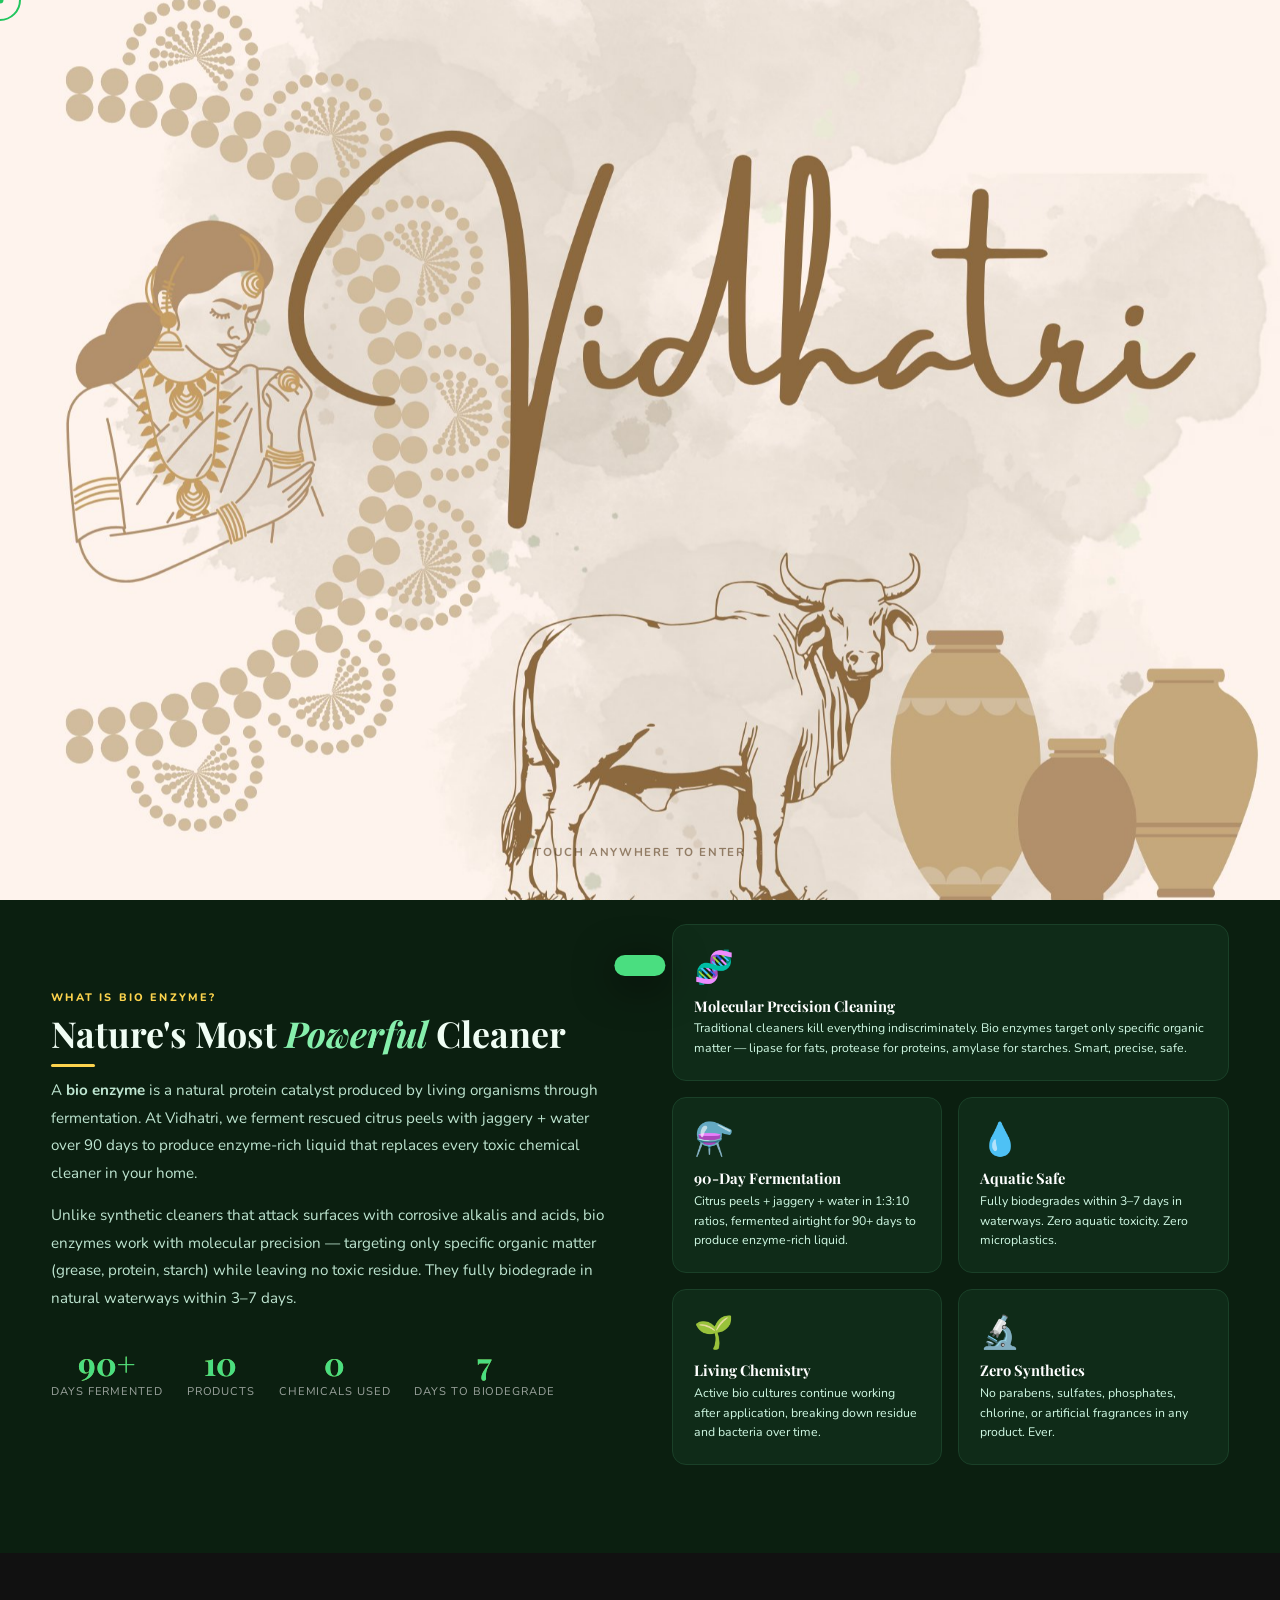
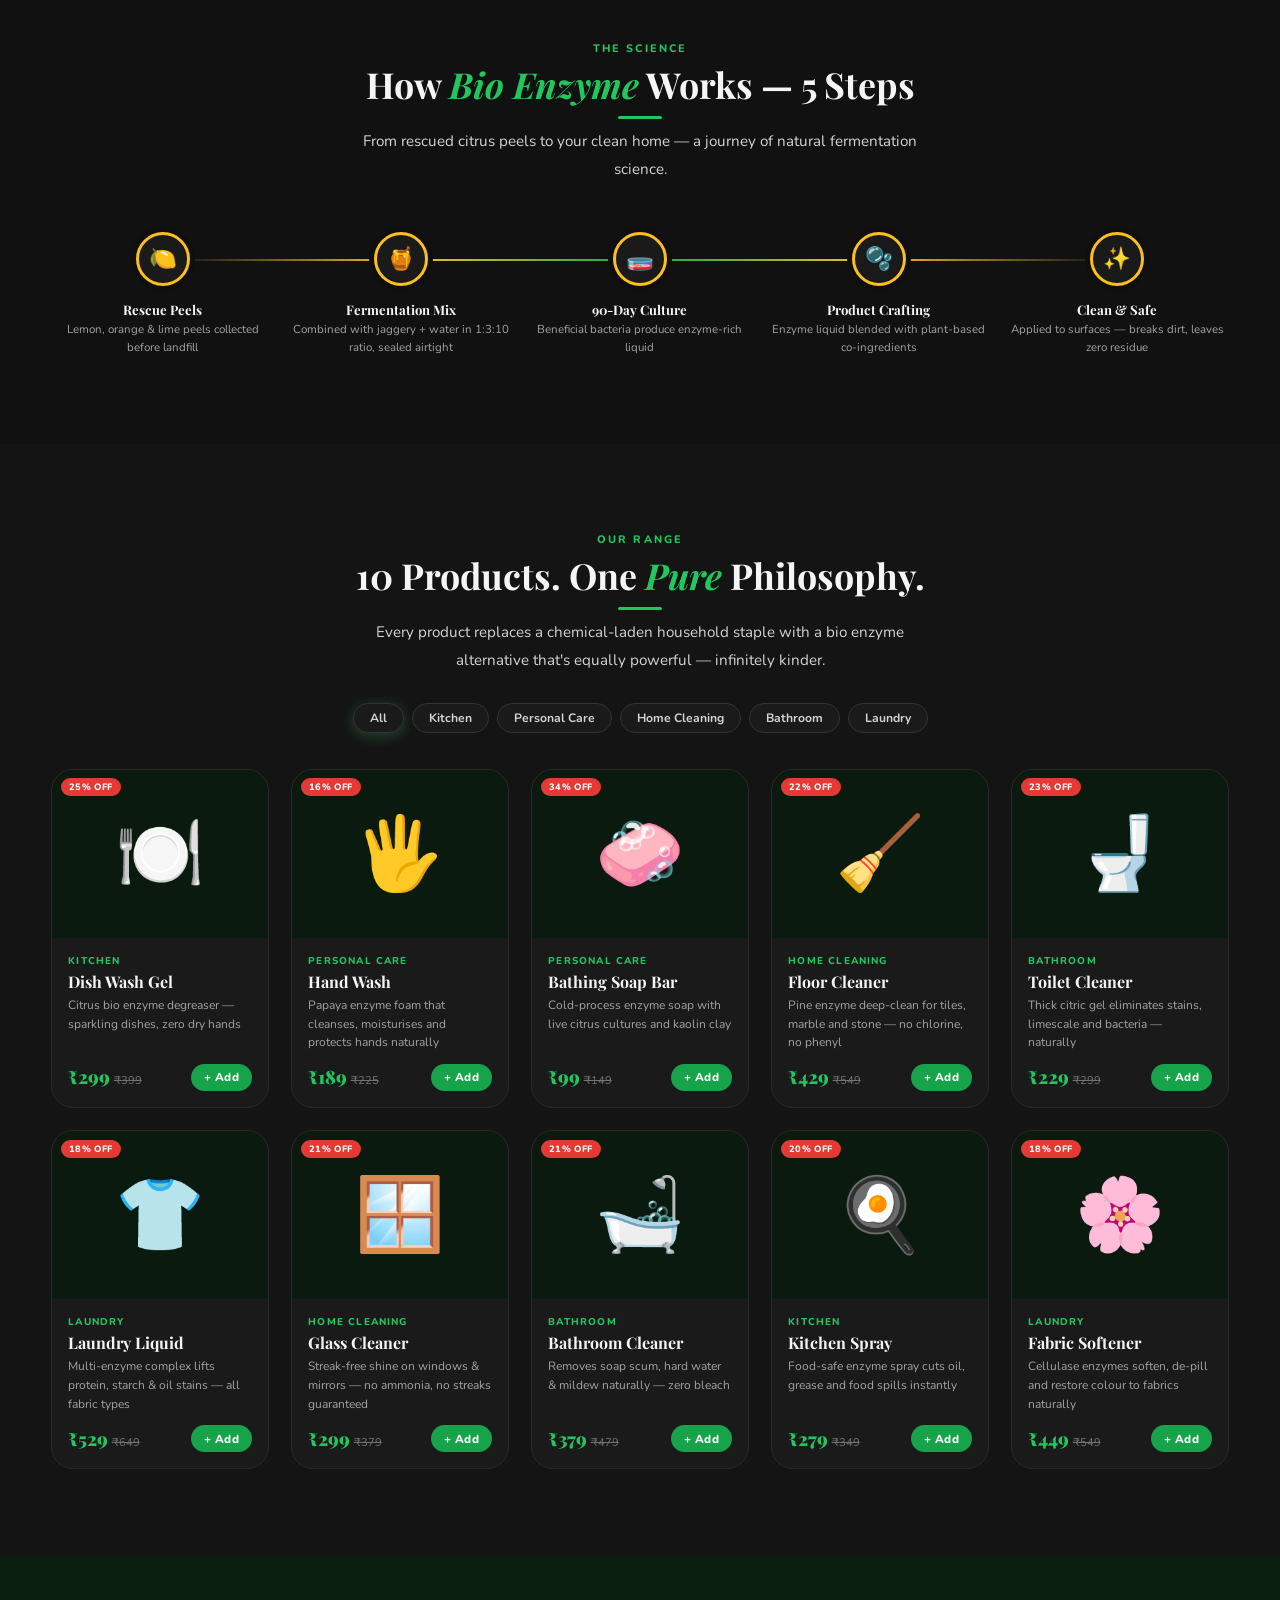
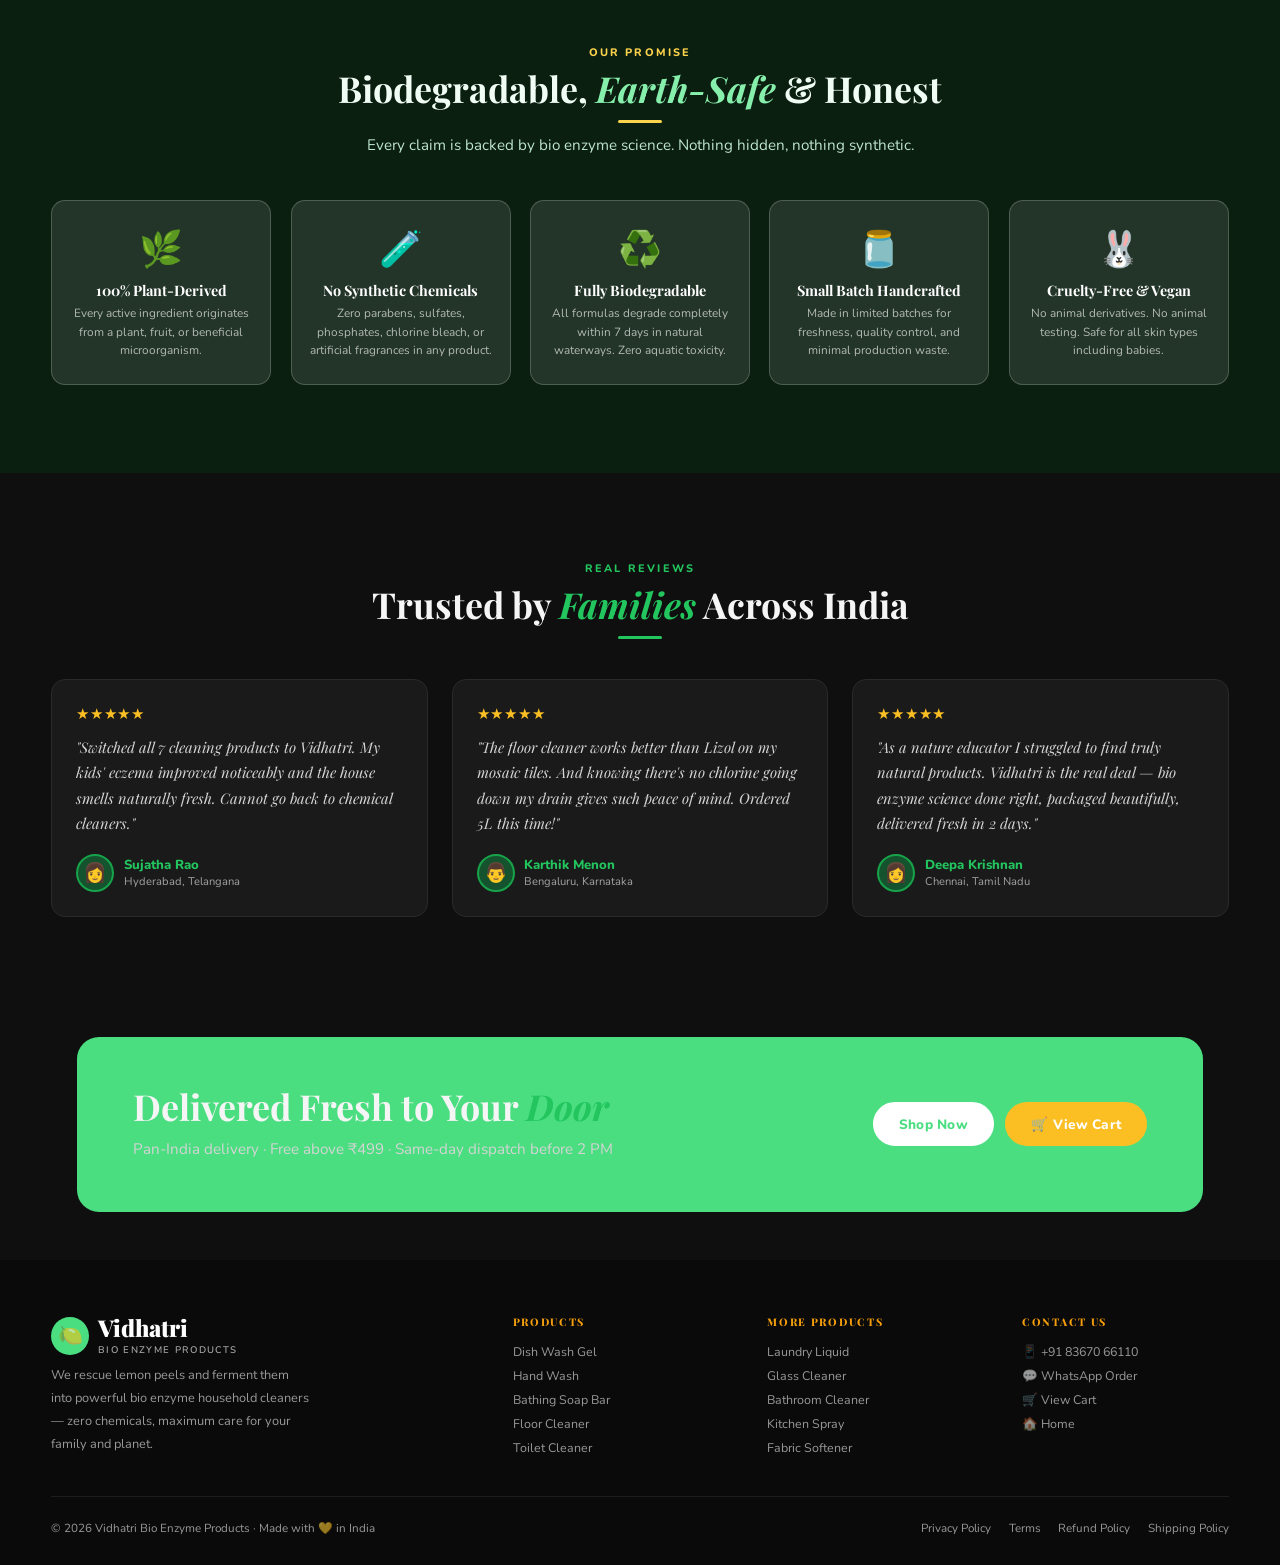
<file: VIDHATRI.html>
<!DOCTYPE html>
<html lang="en">
<head>
<meta charset="UTF-8">
<meta name="viewport" content="width=device-width, initial-scale=1.0">
<title>Vidhatri — Bio Enzyme Natural Products</title>
<link href="https://fonts.googleapis.com/css2?family=Playfair+Display:ital,wght@0,400;0,600;0,700;0,900;1,400;1,700&family=Nunito:wght@300;400;600;700;800;900&family=Caveat:wght@600;700&display=swap" rel="stylesheet">
<style>
*,*::before,*::after{box-sizing:border-box;margin:0;padding:0}
:root{
  --g1:#1a5c2a;--g2:#2d7a42;--g3:#3da056;--g4:#c8f0d0;--g5:#eaf7ed;
  --gold:#d4a017;--gold2:#f0c040;--gold3:#fff8e1;
  --cream:#fdfaf3;--cream2:#f4edda;--cream3:#e8d9b0;
  --brown:#4a2c0a;--brown2:#6b3f10;
  --text:#1a1a1a;--text2:#444;--text3:#777;--text4:#aaa;
  --white:#fff;--border:#e0d4b8;--border2:#c8b990;
  --red:#e53935;--orange:#f57c00;
  --shadow:0 2px 16px rgba(26,92,42,.10);
  --shadow2:0 8px 40px rgba(26,92,42,.18);
  --r:8px;--r2:14px;--r3:22px;--r4:32px;
}
html{scroll-behavior:smooth}
body{font-family:'Nunito',sans-serif;background:var(--cream);color:var(--text);overflow-x:hidden;min-height:100vh}
h1,h2,h3,h4,h5{font-family:'Playfair Display',serif;line-height:1.2}
a{text-decoration:none;color:inherit}
button{font-family:'Nunito',sans-serif;cursor:pointer;border:none;background:none}
input,select,textarea{font-family:'Nunito',sans-serif;outline:none}

/* SCROLLBAR */
::-webkit-scrollbar{width:5px}
::-webkit-scrollbar-track{background:var(--cream2)}
::-webkit-scrollbar-thumb{background:var(--g3);border-radius:3px}

/* TOAST */
#toast{position:fixed;bottom:1.5rem;left:50%;transform:translateX(-50%) translateY(100px);
  background:var(--g1);color:#fff;padding:.65rem 1.6rem;border-radius:50px;
  font-size:.85rem;font-weight:700;z-index:9999;transition:transform .3s;white-space:nowrap;
  box-shadow:var(--shadow2);pointer-events:none}
#toast.show{transform:translateX(-50%) translateY(0)}

/* TOP BAR */
.topbar{background:var(--g1);color:#fff;text-align:center;padding:.32rem 1rem;
  font-size:.75rem;font-weight:600;letter-spacing:.03em}
.topbar a{color:var(--gold2);text-decoration:underline;margin-left:.4rem}

/* NAV */
.nav{position:fixed;top:0;left:0;right:0;z-index:900;background:rgba(253,250,243,.97);
  backdrop-filter:blur(18px);border-bottom:1.5px solid var(--border);transition:.3s}
.nav.scrolled{box-shadow:var(--shadow2)}
.nav-inner{display:flex;align-items:center;justify-content:space-between;padding:.65rem 3vw;gap:1rem}
.logo{display:flex;align-items:center;gap:.55rem;cursor:pointer}
.logo-leaf{width:38px;height:38px;background:var(--g1);border-radius:50%;
  display:flex;align-items:center;justify-content:center;font-size:1.25rem;flex-shrink:0}
.logo-name{font-family:'Playfair Display',serif;font-size:1.45rem;font-weight:900;
  color:var(--g1);line-height:1}
.logo-sub{font-size:.6rem;letter-spacing:.14em;text-transform:uppercase;
  color:var(--text3);display:block;font-family:'Nunito',sans-serif;font-weight:600}
.nav-links{display:flex;gap:.2rem;overflow-x:auto}
.nav-links::-webkit-scrollbar{display:none}
.nav-link{padding:.38rem .85rem;font-size:.78rem;font-weight:700;text-transform:uppercase;
  letter-spacing:.06em;color:var(--text2);cursor:pointer;border-radius:50px;
  white-space:nowrap;transition:.2s;border:1.5px solid transparent}
.nav-link:hover,.nav-link.on{background:var(--g1);color:#fff}
.nav-right{display:flex;align-items:center;gap:.6rem;flex-shrink:0}
.nav-icon{position:relative;background:none;border:none;cursor:pointer;font-size:1.25rem;
  padding:.3rem;border-radius:50%;transition:.2s;color:var(--g1)}
.nav-icon:hover{background:var(--g4)}
.cart-badge{position:absolute;top:-3px;right:-3px;background:var(--red);color:#fff;
  width:17px;height:17px;border-radius:50%;font-size:.6rem;font-weight:900;
  display:flex;align-items:center;justify-content:center}

/* BUTTONS */
.btn{display:inline-flex;align-items:center;justify-content:center;gap:.4rem;
  font-weight:800;font-size:.85rem;border-radius:50px;transition:all .22s;
  cursor:pointer;padding:.65rem 1.5rem;border:2px solid transparent;font-family:'Nunito',sans-serif;letter-spacing:.02em}
.btn-green{background:var(--g1);color:#fff;border-color:var(--g1)}
.btn-green:hover{background:var(--brown);border-color:var(--brown)}
.btn-outline{background:transparent;color:var(--g1);border-color:var(--g1)}
.btn-outline:hover{background:var(--g1);color:#fff}
.btn-gold{background:var(--gold);color:#fff;border-color:var(--gold)}
.btn-gold:hover{background:var(--brown);border-color:var(--brown)}
.btn-white{background:#fff;color:var(--g1);border-color:#fff}
.btn-white:hover{background:var(--g4)}
.btn-red{background:var(--red);color:#fff;border-color:var(--red)}
.btn-sm{padding:.4rem .95rem;font-size:.75rem}
.btn-lg{padding:.85rem 2rem;font-size:.95rem}
.btn-xl{padding:1rem 2.4rem;font-size:1rem}
.btn-full{width:100%}

/* HERO */
.hero{padding:96px 4vw 0;min-height:90vh;display:grid;
  grid-template-columns:1fr 1fr;align-items:center;gap:3rem;
  background:linear-gradient(150deg,var(--g5) 0%,var(--cream2) 55%,var(--cream3) 100%);
  position:relative;overflow:hidden}
.hero::after{content:'🍃';font-size:22rem;position:absolute;right:-3vw;
  bottom:-3rem;opacity:.06;pointer-events:none;line-height:1}
.hero-pill{display:inline-flex;align-items:center;gap:.4rem;background:var(--g1);
  color:#fff;padding:.28rem .85rem;border-radius:50px;font-size:.7rem;
  font-weight:800;text-transform:uppercase;letter-spacing:.1em;margin-bottom:1rem}
.hero-script{font-family:'Caveat',cursive;font-size:1.5rem;color:var(--gold);margin-bottom:.3rem}
.hero-h1{font-size:clamp(2.4rem,4.5vw,4rem);font-weight:900;color:var(--brown);
  line-height:1.08;margin-bottom:1rem}
.hero-h1 em{font-style:italic;color:var(--g1)}
.hero-p{font-size:1rem;color:var(--text2);line-height:1.85;margin-bottom:1.8rem;max-width:500px}
.hero-btns{display:flex;gap:.75rem;flex-wrap:wrap;margin-bottom:2rem}
.hero-chips{display:flex;gap:.7rem;flex-wrap:wrap}
.chip{display:flex;align-items:center;gap:.3rem;font-size:.74rem;font-weight:700;
  color:var(--text3);padding:.28rem .75rem;background:rgba(255,255,255,.7);
  border:1.5px solid var(--border);border-radius:50px;backdrop-filter:blur(8px)}
.hero-visual{position:relative;z-index:1}
.hero-prod-grid{display:grid;grid-template-columns:1fr 1fr;gap:1rem}
.h-card{background:#fff;border:1.5px solid var(--border);border-radius:var(--r3);
  padding:1.3rem 1rem;text-align:center;cursor:pointer;transition:.25s;box-shadow:var(--shadow)}
.h-card:hover{transform:translateY(-5px);box-shadow:var(--shadow2);border-color:var(--g3)}
.h-card-em{font-size:3rem;display:block;margin-bottom:.5rem}
.h-card-name{font-family:'Playfair Display',serif;font-size:.88rem;font-weight:700;color:var(--brown)}
.h-card-price{font-size:.75rem;color:var(--g2);font-weight:700;margin-top:.18rem}
.h-card-badge{background:var(--red);color:#fff;font-size:.58rem;font-weight:800;
  padding:.15rem .45rem;border-radius:50px;text-transform:uppercase;margin-bottom:.4rem;display:inline-block}

/* SECTION BASE */
.sec{padding:5.5rem 4vw}
.sec-sm{padding:3rem 4vw}
.sec-green{background:var(--g1)}
.sec-white{background:#fff}
.sec-cream{background:var(--cream2)}
.sec-dark{background:var(--brown)}
.lbl{font-size:.68rem;font-weight:800;text-transform:uppercase;letter-spacing:.2em;
  color:var(--g2);margin-bottom:.45rem;display:block}
.sec-green .lbl,.sec-dark .lbl{color:var(--gold2)}
.sh2{font-size:clamp(1.75rem,2.8vw,2.5rem);font-weight:700;color:var(--brown);margin-bottom:.5rem}
.sec-green .sh2,.sec-dark .sh2{color:#fff}
.sh2 em{font-style:italic;color:var(--g1)}
.sec-green .sh2 em,.sec-dark .sh2 em{color:var(--gold2)}
.sdesc{font-size:.95rem;color:var(--text2);line-height:1.82;max-width:580px;margin-top:.5rem}
.sec-green .sdesc,.sec-dark .sdesc{color:rgba(255,255,255,.72)}
.sdiv{width:44px;height:3px;background:var(--g2);border-radius:2px;margin:.6rem 0}
.sec-green .sdiv,.sec-dark .sdiv{background:var(--gold2)}
.tc{text-align:center}.tc .sdesc,.tc .sdiv{margin-left:auto;margin-right:auto}

/* ENZYME INTRO */
.enzyme-grid{display:grid;grid-template-columns:1fr 1fr;gap:4rem;align-items:center}
.e-cards{display:grid;grid-template-columns:1fr 1fr;gap:1rem}
.e-card{background:rgba(255,255,255,.09);border:1px solid rgba(255,255,255,.18);
  border-radius:var(--r2);padding:1.3rem;transition:.25s}
.e-card:hover{background:rgba(255,255,255,.17)}
.e-card.full{grid-column:1/-1}
.e-ico{font-size:2rem;margin-bottom:.55rem;display:block}
.e-card h4{font-family:'Playfair Display',serif;color:#fff;font-size:.92rem;margin-bottom:.25rem}
.e-card p{font-size:.77rem;color:rgba(255,255,255,.65);line-height:1.6}
.enzyme-facts{display:flex;gap:1.5rem;margin-top:1.8rem;flex-wrap:wrap}
.e-fact{text-align:center}
.e-fact .num{font-family:'Playfair Display',serif;font-size:2rem;font-weight:700;color:var(--gold2)}
.e-fact .lab{font-size:.7rem;color:rgba(255,255,255,.6);text-transform:uppercase;letter-spacing:.08em}

/* PROCESS STEPS */
.process{display:grid;grid-template-columns:repeat(5,1fr);gap:1rem;
  margin-top:3rem;position:relative}
.process::before{content:'';position:absolute;top:27px;left:10%;right:10%;
  height:2px;background:linear-gradient(90deg,var(--g4),var(--gold),var(--g4))}
.p-step{text-align:center;position:relative;z-index:1}
.p-circle{width:54px;height:54px;border-radius:50%;background:var(--white);
  border:3px solid var(--gold);margin:0 auto 1rem;display:flex;align-items:center;
  justify-content:center;font-size:1.4rem;box-shadow:0 0 0 5px var(--cream)}
.p-step h5{font-family:'Playfair Display',serif;font-size:.82rem;color:var(--brown);
  font-weight:700;margin-bottom:.25rem}
.p-step p{font-size:.72rem;color:var(--text3);line-height:1.5}

/* PRODUCT GRID */
.prod-grid{display:grid;grid-template-columns:repeat(auto-fill,minmax(215px,1fr));
  gap:1.4rem;margin-top:2.2rem}
.prod-card{background:#fff;border:1.5px solid var(--border);border-radius:var(--r3);
  overflow:hidden;cursor:pointer;transition:all .28s;display:flex;flex-direction:column}
.prod-card:hover{box-shadow:var(--shadow2);transform:translateY(-5px);border-color:var(--g3)}
.prod-img{background:var(--g5);padding:2.2rem 1rem;text-align:center;
  font-size:4.5rem;position:relative;transition:.3s}
.prod-card:hover .prod-img{background:var(--g4)}
.prod-off{position:absolute;top:.55rem;left:.55rem;background:var(--red);color:#fff;
  font-size:.58rem;font-weight:800;padding:.18rem .5rem;border-radius:50px;
  text-transform:uppercase;letter-spacing:.04em}
.prod-body{padding:1rem;flex:1;display:flex;flex-direction:column}
.prod-cat{font-size:.62rem;font-weight:800;text-transform:uppercase;letter-spacing:.12em;
  color:var(--g2);margin-bottom:.22rem}
.prod-name{font-family:'Playfair Display',serif;font-size:1rem;font-weight:700;
  color:var(--brown);margin-bottom:.28rem;line-height:1.25}
.prod-tag{font-size:.75rem;color:var(--text3);line-height:1.55;margin-bottom:.75rem;flex:1}
.prod-foot{display:flex;align-items:center;justify-content:space-between;margin-top:auto}
.prod-price{font-family:'Playfair Display',serif;font-size:1.15rem;font-weight:900;color:var(--g1)}
.prod-mrp{font-size:.7rem;color:var(--text4);text-decoration:line-through;margin-left:.22rem}
.add-btn{background:var(--g1);color:#fff;border-radius:50px;padding:.34rem .8rem;
  font-size:.73rem;font-weight:800;cursor:pointer;transition:.2s;border:none;font-family:'Nunito',sans-serif}
.add-btn:hover{background:var(--brown)}

/* CAT FILTER */
.cat-pills{display:flex;gap:.5rem;flex-wrap:wrap;margin-top:1.8rem;justify-content:center}
.cat-pill{padding:.38rem 1rem;border:1.5px solid var(--border);border-radius:50px;
  font-size:.76rem;font-weight:700;cursor:pointer;transition:.2s;background:#fff;color:var(--text2)}
.cat-pill.on,.cat-pill:hover{background:var(--g1);color:#fff;border-color:var(--g1)}

/* ECO FEATS */
.eco-row{display:grid;grid-template-columns:repeat(5,1fr);gap:1.2rem;margin-top:2.5rem}
.eco-card{background:rgba(255,255,255,.1);border:1px solid rgba(255,255,255,.2);
  border-radius:var(--r2);padding:1.5rem 1rem;text-align:center;transition:.25s}
.eco-card:hover{background:rgba(255,255,255,.2);transform:translateY(-3px)}
.eco-icon{font-size:2.2rem;margin-bottom:.55rem;display:block}
.eco-card h4{font-family:'Playfair Display',serif;color:#fff;font-size:.9rem;margin-bottom:.3rem}
.eco-card p{font-size:.74rem;color:rgba(255,255,255,.65);line-height:1.58}

/* TESTIMONIALS */
.testi-grid{display:grid;grid-template-columns:repeat(3,1fr);gap:1.5rem;margin-top:2.5rem}
.t-card{background:#fff;border:1.5px solid var(--border);border-radius:var(--r2);
  padding:1.5rem;transition:.25s}
.t-card:hover{box-shadow:var(--shadow2);transform:translateY(-3px)}
.t-stars{color:var(--gold);font-size:.95rem;letter-spacing:.05em;margin-bottom:.7rem}
.t-q{font-family:'Playfair Display',serif;font-style:italic;font-size:.92rem;
  color:var(--text2);line-height:1.72;margin-bottom:1.1rem}
.t-user{display:flex;align-items:center;gap:.6rem}
.t-av{width:38px;height:38px;border-radius:50%;background:var(--g4);
  display:flex;align-items:center;justify-content:center;font-size:1.2rem;
  border:2px solid var(--g3);flex-shrink:0}
.t-name{font-weight:800;font-size:.82rem;color:var(--brown)}
.t-loc{font-size:.7rem;color:var(--text3)}

/* CTA BAND */
.cta-band{background:var(--g1);border-radius:var(--r3);padding:3rem 3.5rem;
  display:grid;grid-template-columns:1fr auto;gap:2rem;align-items:center;margin:0 2vw}
.cta-btns{display:flex;gap:.7rem;white-space:nowrap}

/* PRODUCT DETAIL */
.pd-page{padding-top:70px}
.pd-hero{background:linear-gradient(150deg,var(--g5),var(--cream2));
  padding:2.5rem 4vw;display:grid;grid-template-columns:1fr 1fr;gap:4rem;align-items:start}
.pd-visual{background:#fff;border:2px solid var(--border);border-radius:var(--r3);
  display:flex;flex-direction:column;align-items:center;justify-content:center;
  padding:3rem 2rem;text-align:center;position:sticky;top:85px}
.pd-emoji{font-size:8rem;animation:fl 3.5s ease-in-out infinite}
@keyframes fl{0%,100%{transform:translateY(0)}50%{transform:translateY(-12px)}}
.pd-vis-name{font-family:'Playfair Display',serif;font-size:1.1rem;font-weight:700;
  color:var(--brown);margin-top:1rem}
.pd-vis-cat{font-size:.7rem;color:var(--text3);margin-top:.2rem}
.pd-vis-chips{display:flex;gap:.35rem;justify-content:center;margin-top:.75rem;flex-wrap:wrap}
.vis-chip{background:var(--g4);color:var(--g1);border-radius:50px;padding:.18rem .6rem;
  font-size:.62rem;font-weight:800;text-transform:uppercase;letter-spacing:.07em}
.pd-bc{font-size:.74rem;color:var(--text3);margin-bottom:.7rem}
.pd-bc span{cursor:pointer;transition:.2s}
.pd-bc span:hover{color:var(--g1)}
.pd-badges{display:flex;gap:.35rem;flex-wrap:wrap;margin-bottom:.9rem}
.pd-badge{background:var(--g5);color:var(--g1);border:1px solid var(--g4);
  border-radius:50px;padding:.18rem .6rem;font-size:.62rem;font-weight:800;
  text-transform:uppercase;letter-spacing:.07em}
.pd-h1{font-size:clamp(1.7rem,2.8vw,2.4rem);font-weight:900;color:var(--brown);margin-bottom:.4rem}
.pd-tag{font-size:.95rem;color:var(--text2);line-height:1.75;margin-bottom:1.1rem}
.price-box{background:var(--cream2);border-radius:var(--r2);padding:1.4rem;
  margin-bottom:1.4rem;border:1px solid var(--border)}
.price-row{display:flex;align-items:baseline;gap:.5rem;margin-bottom:.2rem}
.price-now{font-family:'Playfair Display',serif;font-size:2.1rem;font-weight:900;color:var(--g1)}
.price-mrp{font-size:.88rem;color:var(--text4);text-decoration:line-through}
.price-save{background:var(--red);color:#fff;font-size:.62rem;font-weight:800;
  padding:.15rem .5rem;border-radius:50px;text-transform:uppercase}
.vol-lbl{font-size:.7rem;font-weight:800;text-transform:uppercase;letter-spacing:.1em;
  color:var(--text3);margin-bottom:.5rem}
.vol-pills{display:flex;gap:.45rem;flex-wrap:wrap;margin-bottom:.9rem}
.v-pill{padding:.38rem .95rem;border:1.5px solid var(--border);border-radius:50px;
  font-size:.78rem;font-weight:700;cursor:pointer;transition:.2s;
  background:#fff;color:var(--text2)}
.v-pill.on{border-color:var(--g1);background:var(--g1);color:#fff}
.v-pill:hover:not(.on){border-color:var(--g3);color:var(--g1)}
.qty-row{display:flex;align-items:center;gap:.8rem;margin-bottom:.9rem}
.qty-lbl{font-size:.7rem;font-weight:800;text-transform:uppercase;letter-spacing:.1em;color:var(--text3)}
.qty-wrap{display:flex;align-items:center;border:1.5px solid var(--border);border-radius:50px;overflow:hidden}
.q-btn{width:34px;height:34px;background:var(--cream2);border:none;font-size:1.1rem;
  font-weight:800;cursor:pointer;transition:.2s;color:var(--text2)}
.q-btn:hover{background:var(--g1);color:#fff}
.q-val{width:42px;text-align:center;font-weight:800;font-size:.92rem;border:none;
  background:#fff;color:var(--brown)}
.pd-actions{display:flex;gap:.6rem;margin-bottom:.9rem}
.pd-actions .btn{flex:1;text-align:center}
.pd-meta{display:flex;gap:1.2rem;font-size:.76rem;color:var(--text3);flex-wrap:wrap}
.pd-meta strong{color:var(--text2)}

/* TABS */
.tabs{margin-top:2rem}
.tab-nav{display:flex;border-bottom:2px solid var(--border);overflow-x:auto}
.tab-nav::-webkit-scrollbar{display:none}
.tab-btn{padding:.6rem 1.1rem;font-size:.73rem;font-weight:800;text-transform:uppercase;
  letter-spacing:.07em;color:var(--text3);cursor:pointer;border-bottom:2px solid transparent;
  margin-bottom:-2px;white-space:nowrap;transition:.2s;background:none;
  border-top:none;border-left:none;border-right:none;font-family:'Nunito',sans-serif}
.tab-btn.on{color:var(--g1);border-bottom-color:var(--g1)}
.tab-btn:hover{color:var(--g1)}
.tab-body{display:none;padding-top:1.4rem}
.tab-body.on{display:block}
.ing-cloud{display:flex;flex-wrap:wrap;gap:.45rem}
.ing-tag{background:var(--g5);color:var(--g1);border:1px solid var(--g4);
  border-radius:50px;padding:.28rem .8rem;font-size:.76rem;font-weight:700}
.hiw-list{display:flex;flex-direction:column;gap:.75rem}
.hiw-item{display:flex;gap:.85rem;align-items:flex-start;padding:.9rem;
  background:var(--cream2);border-radius:var(--r);border:1px solid var(--border)}
.hiw-n{width:28px;height:28px;border-radius:50%;background:var(--gold);color:#fff;
  font-weight:800;font-size:.78rem;display:flex;align-items:center;justify-content:center;flex-shrink:0}
.hiw-item h5{font-weight:800;font-size:.85rem;color:var(--brown);margin-bottom:.12rem}
.hiw-item p{font-size:.78rem;color:var(--text2);line-height:1.58}
.shelf-bar{background:var(--border);border-radius:50px;height:8px;overflow:hidden;margin:.5rem 0}
.shelf-fill{height:100%;background:linear-gradient(90deg,var(--g1),var(--gold));border-radius:50px}
.vol-tbl{width:100%;border-collapse:collapse;font-size:.82rem}
.vol-tbl th{background:var(--g1);color:#fff;padding:.5rem .9rem;text-align:left;
  font-size:.67rem;text-transform:uppercase;letter-spacing:.1em}
.vol-tbl td{padding:.58rem .9rem;border-bottom:1px solid var(--border);color:var(--text2)}
.vol-tbl tr:last-child td{border-bottom:none}
.vol-tbl tr.best td{background:#fff8e1;font-weight:700;color:var(--brown)}
.vol-tbl tr.best td:last-child::after{content:' 🔥'}
.vol-tbl tbody tr{cursor:pointer;transition:.15s}
.vol-tbl tbody tr:hover td{background:var(--g5)}
.pay-opts{display:flex;flex-direction:column;gap:.5rem}
.pay-opt{display:flex;align-items:center;gap:.9rem;padding:.85rem 1.1rem;
  border:1.5px solid var(--border);border-radius:var(--r2);background:#fff;
  font-size:.84rem;color:var(--text2)}
.pay-opt span:first-child{font-size:1.35rem;flex-shrink:0}
.del-list{display:flex;flex-direction:column;gap:.4rem}
.del-row{display:flex;align-items:center;gap:.55rem;font-size:.82rem;color:var(--text2);
  padding:.4rem 0;border-bottom:1px solid var(--border)}
.del-row::before{content:'✓';color:var(--g1);font-weight:900;font-size:.9rem;flex-shrink:0}
.info-box{padding:1rem;border-radius:var(--r);margin-top:1rem}
.info-box.green{background:var(--g5);border:1px solid var(--g4);color:var(--g1)}
.info-box.gold{background:var(--gold3);border:1px solid #f0d070;color:var(--brown2)}
.info-box.cream{background:var(--cream2);border:1px solid var(--border);color:var(--text2)}

/* RELATED */
.related-row{display:grid;grid-template-columns:repeat(auto-fill,minmax(160px,1fr));gap:1rem}
.rel-card{background:#fff;border:1.5px solid var(--border);border-radius:var(--r2);
  padding:1.1rem;text-align:center;cursor:pointer;transition:.22s}
.rel-card:hover{box-shadow:var(--shadow2);transform:translateY(-3px);border-color:var(--g3)}
.rel-em{font-size:2.5rem;margin-bottom:.4rem}
.rel-name{font-family:'Playfair Display',serif;font-size:.82rem;font-weight:700;color:var(--brown);margin-bottom:.15rem}
.rel-price{font-size:.74rem;color:var(--g2);font-weight:700}

/* CART */
.cart-page{padding:80px 4vw 4rem;max-width:1100px;margin:0 auto}
.cart-layout{display:grid;grid-template-columns:1fr 360px;gap:2.5rem;align-items:start}
.cart-items-list{display:flex;flex-direction:column;gap:1rem}
.c-item{display:flex;gap:1.1rem;align-items:flex-start;background:#fff;
  border:1.5px solid var(--border);border-radius:var(--r2);padding:1.1rem}
.c-em{font-size:3.2rem;background:var(--g5);border-radius:var(--r);
  padding:.45rem .7rem;flex-shrink:0;min-width:68px;text-align:center;line-height:1}
.c-info{flex:1}
.c-name{font-family:'Playfair Display',serif;font-weight:700;color:var(--brown);
  font-size:1rem;margin-bottom:.18rem}
.c-vol{font-size:.73rem;color:var(--text3);margin-bottom:.35rem}
.c-price{font-family:'Playfair Display',serif;font-size:1.1rem;font-weight:900;color:var(--g1)}
.c-row{display:flex;align-items:center;justify-content:space-between;margin-top:.55rem;gap:.5rem;flex-wrap:wrap}
.c-remove{color:var(--red);font-size:.73rem;font-weight:700;cursor:pointer;
  background:none;border:none;transition:.2s}
.c-remove:hover{text-decoration:underline}
.cart-sum{background:#fff;border:1.5px solid var(--border);border-radius:var(--r2);
  padding:1.6rem;position:sticky;top:82px}
.cart-sum h3{font-family:'Playfair Display',serif;font-size:1.2rem;color:var(--brown);
  margin-bottom:1rem;padding-bottom:.7rem;border-bottom:1px solid var(--border)}
.sum-row{display:flex;justify-content:space-between;font-size:.85rem;color:var(--text2);margin-bottom:.5rem}
.sum-total{font-weight:800;font-size:1rem;color:var(--brown);border-top:1px solid var(--border);
  padding-top:.7rem;margin-top:.5rem}
.sum-free{color:var(--g1);font-weight:800}
.addr-sec{margin-top:1.4rem;padding-top:1.4rem;border-top:1px solid var(--border)}
.addr-sec h4{font-family:'Playfair Display',serif;font-size:.95rem;color:var(--brown);margin-bottom:.9rem}
.form-row2{display:grid;grid-template-columns:1fr 1fr;gap:.6rem}
.fg{margin-bottom:.65rem}
.fl{font-size:.68rem;font-weight:800;text-transform:uppercase;letter-spacing:.1em;
  color:var(--text3);display:block;margin-bottom:.28rem}
.fi,.fs,.fta{width:100%;padding:.58rem .8rem;border:1.5px solid var(--border);
  border-radius:var(--r);font-size:.83rem;color:var(--text);background:#fff;
  transition:.2s;font-family:'Nunito',sans-serif}
.fi:focus,.fs:focus,.fta:focus{border-color:var(--g1);box-shadow:0 0 0 3px rgba(26,92,42,.1);outline:none}
.fta{resize:vertical;min-height:65px}
.fs{appearance:none;background-image:url("data:image/svg+xml,%3Csvg xmlns='http://www.w3.org/2000/svg' width='10' height='6'%3E%3Cpath d='M1 1l4 4 4-4' stroke='%23777' stroke-width='1.5' fill='none' stroke-linecap='round'/%3E%3C/svg%3E");background-repeat:no-repeat;background-position:right .8rem center;padding-right:2rem}
.map-link{display:inline-flex;align-items:center;gap:.4rem;font-size:.75rem;
  color:var(--g1);font-weight:700;cursor:pointer;margin-top:.25rem;transition:.2s}
.map-link:hover{text-decoration:underline}
.empty-state{text-align:center;padding:4rem 2rem}
.es-em{font-size:4rem;margin-bottom:1rem}
.es-em+h3{font-family:'Playfair Display',serif;color:var(--brown);margin-bottom:.5rem}
.es-em+h3+p{font-size:.88rem;color:var(--text3)}

/* PAYMENT */
.pay-page{padding:80px 4vw 4rem;max-width:900px;margin:0 auto}
.pay-layout{display:grid;grid-template-columns:1fr 300px;gap:2.2rem;align-items:start}
.progress-bar{display:flex;align-items:center;gap:.5rem;margin-bottom:2rem;font-size:.75rem;font-weight:700}
.pb-step{color:var(--text3)}
.pb-step.done{color:var(--g1)}
.pb-step.now{background:var(--g1);color:#fff;padding:.2rem .7rem;border-radius:50px}
.pb-sep{color:var(--border)}
.pm-list{display:flex;flex-direction:column;gap:.6rem;margin-bottom:1.5rem}
.pm-opt{display:flex;align-items:center;gap:.85rem;padding:.85rem 1.1rem;
  border:1.5px solid var(--border);border-radius:var(--r2);cursor:pointer;
  transition:.2s;background:#fff}
.pm-opt.on{border-color:var(--g1);background:var(--g5)}
.pm-opt input[type=radio]{accent-color:var(--g1);width:15px;height:15px;flex-shrink:0}
.pm-icon{font-size:1.4rem;flex-shrink:0}
.pm-info h5{font-weight:800;font-size:.85rem;color:var(--brown)}
.pm-info p{font-size:.7rem;color:var(--text3);margin-top:.08rem}
.pay-sum{background:#fff;border:1.5px solid var(--border);border-radius:var(--r2);
  padding:1.4rem;position:sticky;top:82px}
.pay-item{display:flex;gap:.7rem;align-items:center;padding:.5rem 0;
  border-bottom:1px solid var(--border);font-size:.82rem}
.pay-item:last-of-type{border-bottom:none}
.pay-em2{font-size:1.7rem;flex-shrink:0}

/* CONFIRMATION */
.conf-page{padding:90px 4vw 4rem;max-width:640px;margin:0 auto;text-align:center}
.conf-icon{font-size:5rem;animation:pop .5s ease-out;margin-bottom:1.2rem;display:block}
@keyframes pop{0%{transform:scale(0)}70%{transform:scale(1.2)}100%{transform:scale(1)}}
.conf-id{background:var(--g5);border:1.5px solid var(--g3);border-radius:var(--r);
  padding:.7rem 1.5rem;font-family:'Playfair Display',serif;font-size:1.1rem;
  font-weight:700;color:var(--g1);display:inline-block;margin:.8rem 0;letter-spacing:.05em}
.conf-details{background:#fff;border:1.5px solid var(--border);border-radius:var(--r2);
  padding:1.4rem;margin-top:1.4rem;text-align:left}
.conf-row{display:flex;justify-content:space-between;align-items:flex-start;
  font-size:.83rem;color:var(--text2);padding:.45rem 0;border-bottom:1px solid var(--border)}
.conf-row:last-child{border-bottom:none}
.conf-row strong{color:var(--brown);text-align:right;max-width:60%}

/* FOOTER */
.footer{background:var(--brown);color:rgba(255,255,255,.58);padding:3.5rem 4vw 1.8rem}
.footer-grid{display:grid;grid-template-columns:2fr 1fr 1fr 1fr;gap:3rem;
  padding-bottom:2.5rem;border-bottom:1px solid rgba(255,255,255,.08)}
.footer-brand p{font-size:.8rem;line-height:1.8;margin-top:.55rem;max-width:260px}
.footer-col h5{font-size:.66rem;font-weight:800;text-transform:uppercase;letter-spacing:.16em;
  color:var(--gold2);margin-bottom:.9rem}
.footer-col ul{list-style:none;display:flex;flex-direction:column;gap:.45rem}
.footer-col li{font-size:.78rem;cursor:pointer;transition:.2s}
.footer-col li:hover{color:#fff}
.footer-bot{display:flex;justify-content:space-between;align-items:center;
  padding-top:1.4rem;font-size:.73rem;flex-wrap:wrap;gap:.5rem}
.footer-nav{display:flex;gap:1.1rem}
.footer-nav span{cursor:pointer;transition:.2s}
.footer-nav span:hover{color:#fff}

/* RESPONSIVE */
@media(max-width:960px){
  .hero,.enzyme-grid,.pd-hero,.cart-layout,.pay-layout,.footer-grid{grid-template-columns:1fr}
  .hero{padding-bottom:3rem}
  .hero-visual,.pd-visual{position:static}
  .testi-grid{grid-template-columns:1fr}
  .eco-row{grid-template-columns:1fr 1fr}
  .process{grid-template-columns:1fr 1fr}
  .process::before{display:none}
  .e-cards{grid-template-columns:1fr}
  .cta-band{grid-template-columns:1fr}
  .nav-links{display:none}
}
@media(max-width:600px){
  .prod-grid{grid-template-columns:1fr 1fr}
  .eco-row{grid-template-columns:1fr}
  .form-row2{grid-template-columns:1fr}
  .hero-prod-grid{grid-template-columns:1fr 1fr}
}

/* ══ CUSTOM CURSOR ══ */
*{cursor:none!important}
#custom-cursor{
  position:fixed;width:42px;height:42px;pointer-events:none;z-index:999999;
  transform:translate(-50%,-50%);transition:opacity .25s;left:-100px;top:-100px;
}
#cursor-ring{
  position:absolute;inset:0;border-radius:50%;
  border:2.5px solid var(--g1);animation:ring-pulse 2.2s ease-in-out infinite;
}
#cursor-dot{
  position:absolute;top:50%;left:50%;width:7px;height:7px;
  background:var(--g1);border-radius:50%;transform:translate(-50%,-50%);
  transition:transform .15s,background .15s;
}
#cursor-arrow{
  position:absolute;top:50%;left:50%;transform:translate(-50%,-50%);
  font-size:1rem;line-height:1;color:var(--g1);font-weight:900;
  opacity:0;transition:opacity .2s;user-select:none;
}
@keyframes ring-pulse{0%,100%{transform:scale(1);opacity:.8}50%{transform:scale(1.35);opacity:.3}}
body.hoverable #cursor-dot{transform:translate(-50%,-50%) scale(2.2);background:var(--gold)}
body.scrollzone-up #cursor-ring{border-color:var(--gold);animation:ring-pulse-up 1.2s ease-in-out infinite}
body.scrollzone-down #cursor-ring{border-color:var(--g3);animation:ring-pulse-down 1.2s ease-in-out infinite}
@keyframes ring-pulse-up{0%,100%{transform:scale(1) translateY(0);opacity:.9}50%{transform:scale(1.3) translateY(-3px);opacity:.4}}
@keyframes ring-pulse-down{0%,100%{transform:scale(1) translateY(0);opacity:.9}50%{transform:scale(1.3) translateY(3px);opacity:.4}}

/* ══ SPLASH SCREEN ══ */
#splash{
  position:fixed;inset:0;z-index:99999;
  display:flex;align-items:center;justify-content:center;
  background:rgba(253,250,243,1);cursor:none!important;
}
#splash-img{
  width:100%;height:100%;object-fit:cover;object-position:center;display:block;
}
#splash-click-btn{
  position:fixed;
  background:linear-gradient(135deg,var(--g1) 0%,var(--g2) 100%);
  color:#fff;padding:.65rem 1.65rem;border-radius:50px;
  font-family:'Nunito',sans-serif;font-weight:800;font-size:.85rem;
  letter-spacing:.04em;pointer-events:none;z-index:100000;
  transform:translate(-50%,-50%);
  box-shadow:0 6px 28px rgba(26,92,42,.45);
  border:2px solid rgba(255,255,255,.4);
  white-space:nowrap;opacity:0;
  display:flex;align-items:center;gap:.45rem;
  left:-200px;top:-200px;
  transition:opacity .3s;
}
#splash-click-btn.visible{opacity:1}
#splash-click-btn::before{content:'✦';font-size:.7rem}
#splash-cursor{
  position:fixed;width:36px;height:36px;pointer-events:none;z-index:100001;
  transform:translate(-50%,-50%);left:-100px;top:-100px;
}
#splash-cursor-ring{
  position:absolute;inset:0;border-radius:50%;
  border:2.5px solid var(--gold);
  animation:splash-ring 1.6s ease-in-out infinite;
}
#splash-cursor-dot{
  position:absolute;top:50%;left:50%;width:6px;height:6px;
  background:var(--gold);border-radius:50%;transform:translate(-50%,-50%);
}
@keyframes splash-ring{0%,100%{transform:scale(1);opacity:1}50%{transform:scale(1.5);opacity:.25}}
#splash-hint{
  position:fixed;bottom:2.5rem;left:50%;transform:translateX(-50%);
  color:rgba(74,44,10,.55);font-size:.72rem;font-weight:700;
  letter-spacing:.14em;text-transform:uppercase;z-index:100000;
  animation:hint-fade 2.4s ease-in-out infinite;
}
@keyframes hint-fade{0%,100%{opacity:.45}50%{opacity:1}}

/* ══ CSS ENHANCEMENTS ══ */
.nav-link{position:relative;overflow:hidden}
.btn{position:relative;overflow:hidden}
.btn::after{
  content:'';position:absolute;top:50%;left:50%;
  width:0;height:0;background:rgba(255,255,255,.2);
  border-radius:50%;transform:translate(-50%,-50%);
  transition:width .5s,height .5s,opacity .5s;opacity:0;pointer-events:none;
}
.btn:active::after{width:200px;height:200px;opacity:0;transition:0s}
.prod-card{position:relative;overflow:hidden}
.prod-card::before{
  content:'';position:absolute;top:-100%;left:-100%;
  width:60%;height:200%;background:linear-gradient(90deg,transparent,rgba(255,255,255,.18),transparent);
  transform:skewX(-20deg);transition:left .6s,top .6s;pointer-events:none;z-index:1;
}
.prod-card:hover::before{left:200%;top:-100%}
::-webkit-scrollbar{width:6px}
::-webkit-scrollbar-track{background:var(--cream2)}
::-webkit-scrollbar-thumb{background:linear-gradient(180deg,var(--g3),var(--gold));border-radius:3px}
.reveal{opacity:0;transform:translateY(28px);transition:opacity .65s ease,transform .65s ease}
.reveal.in{opacity:1;transform:none}


/* ══════════════════════════════════════════
   DARK MODE VARIABLES
══════════════════════════════════════════ */
body.dark {
  --g1:#4ade80;--g2:#22c55e;--g3:#16a34a;--g4:#14532d;--g5:#052e16;
  --gold:#fbbf24;--gold2:#f59e0b;--gold3:#1c1200;
  --cream:#0f0f0f;--cream2:#1a1a1a;--cream3:#262626;
  --brown:#fde68a;--brown2:#fcd34d;
  --text:#f5f5f5;--text2:#d4d4d4;--text3:#a3a3a3;--text4:#737373;
  --white:#1a1a1a;--border:#2a2a2a;--border2:#333;
  --shadow:0 2px 16px rgba(0,0,0,.45);
  --shadow2:0 8px 40px rgba(0,0,0,.65);
  background:#0f0f0f;
}

/* ── Dark mode specific overrides ── */
body.dark { background:#0f0f0f; color:var(--text); }
body.dark .nav { background:rgba(15,15,15,.97); border-color:#222; }
body.dark .topbar { background:#1a1a1a; }
body.dark .hero { background:linear-gradient(150deg,#0a1a0e 0%,#111 55%,#0d0d0d 100%); }
body.dark .sec-cream { background:#141414; }
body.dark .sec-white { background:#111; }

/* ── FIX: sec-green + sec-dark in dark mode ── */
body.dark .sec-green { background:#0b1f10 !important; }
body.dark .sec-dark  { background:#1a1000 !important; }

/* Force all text inside these sections to be visible */
body.dark .sec-green .sh2,
body.dark .sec-dark  .sh2  { color:#f0fdf4 !important; }

body.dark .sec-green .sh2 em,
body.dark .sec-dark  .sh2 em { color:#86efac !important; }

body.dark .sec-green .sdesc,
body.dark .sec-dark  .sdesc { color:#d1fae5 !important; opacity:.9; }

body.dark .sec-green .lbl,
body.dark .sec-dark  .lbl  { color:#fcd34d !important; }

body.dark .sec-green .sdiv,
body.dark .sec-dark  .sdiv { background:#fcd34d !important; }

/* Eco facts cards inside sec-green */
body.dark .sec-green .e-card { background:#0f2b18 !important; border-color:#1a4028 !important; }
body.dark .sec-green .e-fact .num { color:#4ade80 !important; -webkit-text-fill-color:#4ade80 !important; }
body.dark .sec-green .e-fact p { color:#bbf7d0 !important; }
body.dark .sec-green .e-card h5 { color:#f0fdf4 !important; }
body.dark .sec-green .e-card p  { color:#d1fae5 !important; }

/* Ingredient tags in sec-green */
body.dark .sec-green .ing-tag { background:#0f2b18 !important; color:#86efac !important; border-color:#1a4028 !important; }

/* Enzyme grid content */
body.dark .sec-green .enzyme-txt h2 { color:#f0fdf4 !important; }
body.dark .sec-green .enzyme-txt p  { color:#d1fae5 !important; }
body.dark .sec-green .enzyme-txt li { color:#bbf7d0 !important; }

/* Promise / hiw items in sec-dark */
body.dark .sec-dark .hiw-item { background:#2a1a00 !important; border-color:#3d2800 !important; }
body.dark .sec-dark .hiw-item h5 { color:#fef9c3 !important; }
body.dark .sec-dark .hiw-item p  { color:#fde68a !important; opacity:.85; }
body.dark .sec-dark .t-card { background:#2a1a00 !important; border-color:#3d2800 !important; }
body.dark .sec-dark .t-name { color:#fcd34d !important; }
body.dark .sec-dark .t-q    { color:#fde68a !important; }
body.dark .prod-card { background:#1a1a1a; border-color:#2a2a2a; }
body.dark .prod-card:hover { border-color:var(--g3); }
body.dark .prod-img { background:#0a1a0e; }
body.dark .prod-card:hover .prod-img { background:#0f2a16; }
body.dark .h-card { background:#1a1a1a; border-color:#2a2a2a; }
body.dark .h-card:hover { border-color:var(--g3); }
body.dark .t-card { background:#1a1a1a; border-color:#2a2a2a; }
body.dark .cat-pill { background:#1a1a1a; border-color:#333; color:var(--text2); }
body.dark .nav-link { color:var(--text2); }
body.dark .nav-link:hover,.body.dark .nav-link.on { background:var(--g3); color:#fff; }
body.dark .logo-name { color:var(--g2); }
body.dark .nav-icon { color:var(--g2); }
body.dark .nav-icon:hover { background:var(--g5); }
body.dark .hero-h1 { color:#f5f5f5; }
body.dark .hero-h1 em { color:var(--g2); }
body.dark .hero-p { color:var(--text2); }
body.dark .chip { background:rgba(30,30,30,.8); border-color:#333; color:var(--text3); }
body.dark .prod-name { color:#f5f5f5; }
body.dark .prod-cat { color:var(--g2); }
body.dark .prod-tag { color:var(--text3); }
body.dark .prod-price { color:var(--g2); }
body.dark .add-btn { background:var(--g3); }
body.dark .add-btn:hover { background:var(--g2); }
body.dark .process { }
body.dark .p-circle { background:#1a1a1a; border-color:var(--gold); box-shadow:0 0 0 5px #0f0f0f; }
body.dark .p-step h5 { color:#f5f5f5; }
body.dark .p-step p { color:var(--text3); }
body.dark .sdesc { color:var(--text2); }
body.dark .sh2 { color:#f5f5f5; }
body.dark .sh2 em { color:var(--g2); }
body.dark .footer { background:#0a0a0a; }
body.dark .lbl { color:var(--g2); }
body.dark .price-box { background:#1a1a1a; border-color:#2a2a2a; }
body.dark .v-pill { background:#1a1a1a; border-color:#333; color:var(--text2); }
body.dark .v-pill.on { background:var(--g3); border-color:var(--g3); color:#fff; }
body.dark .tab-nav { border-color:#2a2a2a; }
body.dark .tab-btn { color:var(--text3); }
body.dark .tab-btn.on { color:var(--g2); border-color:var(--g2); }
body.dark .ing-tag { background:var(--g5); color:var(--g2); border-color:#14532d; }
body.dark .hiw-item { background:#1a1a1a; border-color:#2a2a2a; }
body.dark .hiw-item h5 { color:#f5f5f5; }
body.dark .hiw-item p { color:var(--text2); }
body.dark .pd-visual { background:#1a1a1a; border-color:#2a2a2a; }
body.dark .pd-vis-name { color:#f5f5f5; }
body.dark .pd-h1 { color:#f5f5f5; }
body.dark .pd-tag { color:var(--text2); }
body.dark .c-item { background:#1a1a1a; border-color:#2a2a2a; }
body.dark .c-name { color:#f5f5f5; }
body.dark .cart-sum { background:#1a1a1a; border-color:#2a2a2a; }
body.dark .cart-sum h3 { color:#f5f5f5; }
body.dark .pm-opt { background:#1a1a1a; border-color:#2a2a2a; color:var(--text2); }
body.dark .pm-opt.on { background:#0a1a0e; border-color:var(--g2); }
body.dark .pm-info h5 { color:#f5f5f5; }
body.dark .pay-sum { background:#1a1a1a; border-color:#2a2a2a; }
body.dark .fi,.body.dark .fs,.body.dark .fta { background:#1a1a1a; border-color:#2a2a2a; color:var(--text); }
body.dark .fi:focus,.body.dark .fs:focus { border-color:var(--g2); }
body.dark .conf-details { background:#1a1a1a; border-color:#2a2a2a; }
body.dark .conf-id { background:#0a1a0e; border-color:var(--g3); }
body.dark .rel-card { background:#1a1a1a; border-color:#2a2a2a; }
body.dark .rel-name { color:#f5f5f5; }
body.dark .pay-page h2,.body.dark .cart-page h2 { color:#f5f5f5; }
body.dark .addr-sec h4 { color:#f5f5f5; }
body.dark .fl { color:var(--text3); }
body.dark .sum-row { color:var(--text2); }
body.dark .sum-total { color:#f5f5f5; border-color:#2a2a2a; }
body.dark .empty-state h3 { color:#f5f5f5; }
body.dark .empty-state p { color:var(--text3); }
body.dark .vol-tbl th { background:var(--g3); }
body.dark .vol-tbl td { color:var(--text2); border-color:#2a2a2a; }
body.dark .vol-tbl tr.best td { background:#1a1a00; color:#fde68a; }
body.dark .vol-tbl tbody tr:hover td { background:#0a1a0e; }
body.dark .info-box.green { background:#0a1a0e; border-color:#14532d; color:var(--g2); }
body.dark .info-box.gold { background:#1c1200; border-color:#3d2a00; color:var(--gold); }
body.dark .info-box.cream { background:#1a1a1a; border-color:#2a2a2a; color:var(--text2); }
body.dark .pd-bc { color:var(--text3); }
body.dark .pd-badge { background:#0a1a0e; color:var(--g2); border-color:#14532d; }
body.dark .pay-opt { background:#1a1a1a; color:var(--text2); }
body.dark .shelf-bar { background:#2a2a2a; }
body.dark .vis-chip { background:#0a1a0e; color:var(--g2); }
body.dark .price-now { color:var(--g2); }
body.dark .progress-bar .pb-step.done { color:var(--g2); }
body.dark .qty-wrap { border-color:#2a2a2a; }
body.dark .q-btn { background:#1a1a1a; color:var(--text2); }
body.dark .q-val { background:#111; color:#f5f5f5; }
body.dark .q-btn:hover { background:var(--g3); color:#fff; }
body.dark .del-row { color:var(--text2); border-color:#2a2a2a; }
body.dark .c-vol { color:var(--text3); }
body.dark .c-price { color:var(--g2); }
body.dark .c-em { background:#0a1a0e; }
body.dark .conf-row { color:var(--text2); border-color:#2a2a2a; }
body.dark .conf-row strong { color:#f5f5f5; }
body.dark .t-q { color:var(--text2); }
body.dark .t-name { color:var(--g2); }
body.dark ::-webkit-scrollbar-track { background:#1a1a1a; }
body.dark #custom-cursor #cursor-ring { border-color:var(--g2); }
body.dark #custom-cursor #cursor-dot { background:var(--g2); }
body.dark #custom-cursor #cursor-arrow { color:var(--g2); }
body.dark body.scrollzone-up #cursor-ring { border-color:var(--gold); }
body.dark body.scrollzone-down #cursor-ring { border-color:var(--g3); }
/* ─ Dark prod detail background ─ */
body.dark .pd-hero { background:linear-gradient(150deg,#0a1a0e,#111); }

/* ══════════════════════════════════════════
   DARK MODE TOGGLE BUTTON
══════════════════════════════════════════ */
#dm-toggle {
  position:fixed;bottom:2rem;right:1.8rem;z-index:9998;
  width:52px;height:52px;border-radius:50%;
  background:linear-gradient(135deg,#1a5c2a,#d4a017);
  border:none;cursor:none;
  display:flex;align-items:center;justify-content:center;
  font-size:1.35rem;
  box-shadow:0 4px 24px rgba(0,0,0,.35),0 0 0 0 rgba(212,160,23,.4);
  transition:transform .3s,box-shadow .3s;
  animation:dm-pulse 3s ease-in-out infinite;
}
#dm-toggle:hover { transform:scale(1.12) rotate(20deg); box-shadow:0 8px 32px rgba(0,0,0,.5),0 0 0 6px rgba(212,160,23,.25); }
@keyframes dm-pulse { 0%,100%{box-shadow:0 4px 24px rgba(0,0,0,.35),0 0 0 0 rgba(212,160,23,.4)} 50%{box-shadow:0 4px 24px rgba(0,0,0,.35),0 0 0 8px rgba(212,160,23,.0)} }
body.dark #dm-toggle { background:linear-gradient(135deg,#4ade80,#fbbf24); }

/* ══════════════════════════════════════════
   PREMIUM CSS REVOLUTION
══════════════════════════════════════════ */
/* Smooth mode transition */
body { transition:background .4s,color .4s; }
body * { transition:background-color .3s,color .3s,border-color .3s; }
button,a,.nav-link,.prod-card,.h-card,.cat-pill,.add-btn,.btn { transition:all .22s !important; }

/* Glass nav */
.nav { backdrop-filter:blur(20px) saturate(180%); -webkit-backdrop-filter:blur(20px) saturate(180%); }
body.dark .nav { background:rgba(10,10,10,.92) !important; }

/* Hero gradient enhancement */
.hero { overflow:hidden; }
.hero::before { content:''; position:absolute; inset:0;
  background:radial-gradient(ellipse at 70% 50%, rgba(61,160,86,.12) 0%, transparent 60%);
  pointer-events:none; }
body.dark .hero::before { background:radial-gradient(ellipse at 70% 50%, rgba(74,222,128,.08) 0%, transparent 60%); }

/* Product card revolution */
.prod-card { transition:all .28s cubic-bezier(.34,1.56,.64,1) !important; }
.prod-card:hover { transform:translateY(-8px) scale(1.01); }

/* Glowing add button */
.add-btn { letter-spacing:.03em; }
.add-btn:hover { box-shadow:0 4px 18px rgba(26,92,42,.5); transform:scale(1.05); }
body.dark .add-btn:hover { box-shadow:0 4px 18px rgba(74,222,128,.35); }

/* Hero cards */
.h-card { transition:all .28s cubic-bezier(.34,1.56,.64,1) !important; }
.h-card:hover { transform:translateY(-8px) scale(1.02); }

/* Cat pills glow */
.cat-pill.on,.cat-pill:hover { box-shadow:0 3px 14px rgba(26,92,42,.35); }
body.dark .cat-pill.on,body.dark .cat-pill:hover { box-shadow:0 3px 14px rgba(74,222,128,.25); }

/* Smooth scroll sections */
.sec { scroll-margin-top:80px; }

/* Footer brand */
.footer-brand .logo-name { color:#fff !important; }
.footer-col li { transition:color .2s,padding-left .2s; }
.footer-col li:hover { color:#fff; padding-left:.35rem; }

/* Button ripple glow */
.btn-green:hover { box-shadow:0 6px 24px rgba(26,92,42,.4); transform:translateY(-1px); }
.btn-gold:hover  { box-shadow:0 6px 24px rgba(212,160,23,.4); transform:translateY(-1px); }
.btn-outline:hover { box-shadow:0 6px 24px rgba(26,92,42,.25); }
body.dark .btn-green { background:var(--g3); border-color:var(--g3); color:#fff; }
body.dark .btn-green:hover { background:var(--g2); border-color:var(--g2); }
body.dark .btn-outline { color:var(--g2); border-color:var(--g2); }
body.dark .btn-outline:hover { background:var(--g3); color:#fff; }

/* Scrollbar dark */
body.dark ::-webkit-scrollbar-thumb { background:linear-gradient(180deg,var(--g3),var(--gold)); }

/* Particle trail effect on cursor */
#cursor-trail { position:fixed;pointer-events:none;z-index:999998; }
.trail-dot { position:fixed;width:5px;height:5px;border-radius:50%;
  background:var(--g3);pointer-events:none;z-index:999998;
  transform:translate(-50%,-50%);transition:opacity .4s;
  mix-blend-mode:screen; }
body.dark .trail-dot { background:var(--g2); }

/* Smooth page entry */
#app { animation:page-in .5s ease-out; }
@keyframes page-in { from{opacity:0;transform:translateY(12px)} to{opacity:1;transform:none} }

/* Number counter animation */
.e-fact .num { background:linear-gradient(135deg,var(--gold2),var(--g2));
  -webkit-background-clip:text;-webkit-text-fill-color:transparent;background-clip:text; }

/* Tab indicator */
.tab-btn { position:relative; }
.tab-btn.on::after { content:''; position:absolute;bottom:-2px;left:0;right:0;height:2px;
  background:linear-gradient(90deg,var(--g1),var(--gold));border-radius:2px; }

/* Topbar marquee feel */
.topbar { overflow:hidden;position:relative; }

/* Process line gradient */
.process::before { background:linear-gradient(90deg,transparent,var(--gold),var(--g3),var(--gold),transparent) !important; }

</style>
</head>
<body>


<button id="dm-toggle" onclick="toggleDark()" title="Toggle Dark/Light Mode">🌙</button>

<div id="splash">
  <img id="splash-img" src="[data-uri]" alt="Opening Page" draggable="false">
  <div id="splash-hint">Touch anywhere to enter</div>
</div>
<div id="splash-click-btn">Click here to open</div>
<div id="splash-cursor">
  <div id="splash-cursor-ring"></div>
  <div id="splash-cursor-dot"></div>
</div>
<div id="custom-cursor">
  <div id="cursor-ring"></div>
  <div id="cursor-dot"></div>
  <div id="cursor-arrow"></div>
</div>

<div id="toast"></div>
<div id="app"></div>
<script>
/* ═══════════════════════════
   PRODUCT DATA
═══════════════════════════ */
const PRODUCTS=[
{id:'dish-wash',name:'Dish Wash Gel',emoji:'🍽️',cat:'Kitchen',price:299,mrp:399,off:'25% OFF',defVol:'500ml',
 tag:'Citrus bio enzyme degreaser — sparkling dishes, zero dry hands',
 made:'Rescued lemon & orange peels fermented 90 days with jaggery + water, blended with Coco-Glucoside (coconut surfactant) and Almond Gum (botanical thickener).',
 valid:'12 months unopened · 6 months after first use',days:365,
 ings:['Citric Bio Enzyme','Coco-Glucoside','Almond Gum','Lemon Essential Oil','Distilled Water','Rosemary Extract'],
 hiw:[['Enzyme Grease Break','Citric enzymes sever molecular bonds between grease and dish surfaces on contact — no scrubbing.'],
      ['Surfactant Lift','Coco-glucoside lather suspends loosened grease for easy rinsing with minimal water.'],
      ['Skin Shield','Almond gum forms a protective film on hands preventing dryness during long washing sessions.'],
      ['Residue-Free Rinse','All ingredients are fully water-soluble — no chemical residue left on dishes or hands.']],
 vols:[['250ml',179,false],['500ml',299,true],['1L',529,false],['2L',999,false],['5L',2299,false]],
 del:'1–3 business days pan-India. Free delivery above ₹499. Same-day dispatch before 2 PM.'},

{id:'hand-wash',name:'Hand Wash',emoji:'🖐️',cat:'Personal Care',price:189,mrp:225,off:'16% OFF',defVol:'400ml',
 tag:'Papaya enzyme foam that cleanses, moisturises and protects hands naturally',
 made:'Fermented papaya enzyme + Decyl Glucoside (corn-coconut cleanser) + Organic Aloe Vera Juice + Coconut Oil + Lemongrass essential oil.',
 valid:'18 months unopened · 6 months after opening',days:540,
 ings:['Fermented Papaya Enzyme','Decyl Glucoside','Aloe Vera Juice','Coconut Oil','Lemongrass Essential Oil','Xanthan Gum','Distilled Water'],
 hiw:[['Enzyme Cleansing','Papaya proteases dissolve protein-based contaminants — bacteria, sweat proteins, food residue.'],
      ['Sugar Foam','Decyl glucoside from corn and coconut creates rich lather without stripping skin oils.'],
      ['Aloe Healing','Aloe vera soothes and hydrates, keeping hands soft and moisturised post-wash.'],
      ['Natural Antibacterial','Lemongrass oil provides broad-spectrum antimicrobial action without triclosan.']],
 vols:[['200ml',149,false],['400ml',189,true],['800ml',349,false],['1L Refill',419,false]],
 del:'1–3 days pan-India. Refill packs available. Free above ₹499.'},

{id:'bathing-soap',name:'Bathing Soap Bar',emoji:'🧼',cat:'Personal Care',price:99,mrp:149,off:'34% OFF',defVol:'100g',
 tag:'Cold-process enzyme soap with live citrus cultures and kaolin clay',
 made:'Cold-process Coconut Oil + Shea Butter + Castor Oil saponified with lye, enriched with fermented lemon enzyme, Aloe Vera powder, and Kaolin Clay.',
 valid:'24 months from manufacture · Cured 4 weeks before packaging',days:730,
 ings:['Coconut Oil','Shea Butter','Castor Oil','Fermented Lemon Enzyme','Kaolin Clay','Aloe Vera Powder','Lemon Essential Oil','Sodium Hydroxide (fully reacted)'],
 hiw:[['Natural Glycerin','Cold-process retains glycerin — a humectant drawing moisture to skin throughout the day.'],
      ['Enzyme Exfoliation','Citrus enzymes gently dissolve dead skin cells for radiant, smooth skin without scrubbing.'],
      ['Clay Detox','Kaolin clay draws impurities, excess sebum, and environmental pollutants from pores gently.'],
      ['Oil Nourishment','Shea butter and castor oil provide lasting post-wash softness and skin protection.']],
 vols:[['75g bar',79,false],['100g bar',99,true],['3×100g pack',279,false],['6×100g pack',529,false]],
 del:'Wrapped in kraft paper, boxed securely. 1–3 days delivery. Free above ₹499.'},

{id:'floor-cleaner',name:'Floor Cleaner',emoji:'🧹',cat:'Home Cleaning',price:429,mrp:549,off:'22% OFF',defVol:'1L',
 tag:'Pine enzyme deep-clean for tiles, marble and stone — no chlorine, no phenyl',
 made:'Pine needle fermented enzyme + Sodium Bicarbonate + Food-grade Citric Acid + Pine Essential Oil. Zero chlorine, zero phenyl.',
 valid:'12 months unopened · Diluted solution use within 24h',days:365,
 ings:['Pine Fermented Enzyme','Sodium Bicarbonate','Citric Acid (Food Grade)','Pine Essential Oil','Natural Preservative','Distilled Water'],
 hiw:[['Deep Penetration','Pine enzymes enter porous grout and tile, breaking down organic dirt at the molecular level.'],
      ['Bicarbonate Deodorise','Sodium bicarbonate neutralises acidic cooking and bathroom odours completely.'],
      ['Streak-Free Rinse','Self-rinsing formula — no sticky residue or chemical film after mopping. Floors shine.'],
      ['Ongoing Action','Active enzyme cultures reduce bacterial load on floors for hours post-mopping.']],
 vols:[['500ml',249,false],['1L',429,true],['2L',799,false],['5L',1799,false]],
 del:'Heavy 5L orders packed in double-wall cartons. 1–3 days. Free above ₹499.'},

{id:'toilet-cleaner',name:'Toilet Cleaner',emoji:'🚽',cat:'Bathroom',price:229,mrp:299,off:'23% OFF',defVol:'1L',
 tag:'Thick citric gel eliminates stains, limescale and bacteria — naturally',
 made:'Citric Acid 30% (food-grade) + Fermented Orange Peel Enzyme + Xanthan Gum + Tea Tree + Eucalyptus Essential Oils.',
 valid:'18 months unopened · 9 months after opening',days:540,
 ings:['Citric Acid 30%','Fermented Orange Peel Enzyme','Xanthan Gum','Tea Tree Essential Oil','Eucalyptus Essential Oil','Natural Blue Dye (Food Grade)','Distilled Water'],
 hiw:[['Acid Descaling','30% citric acid dissolves limescale, rust stains, and mineral deposits instantly.'],
      ['Enzyme Sanitation','Bio enzymes target uric acid deposits, bacteria biofilm, and organic bowl staining.'],
      ['Tea Tree Kill','Broad-spectrum natural antimicrobial action against E.coli, Staphylococcus and common pathogens.'],
      ['Gel Cling','Xanthan gum keeps formula clinging to bowl walls for 15-min maximum contact.']],
 vols:[['500ml',179,false],['1L',229,true],['2L',429,false]],
 del:'Leak-proof sealed packaging. 1–3 days pan-India. Free above ₹499.'},

{id:'laundry-liquid',name:'Laundry Liquid',emoji:'👕',cat:'Laundry',price:529,mrp:649,off:'18% OFF',defVol:'1L',
 tag:'Multi-enzyme complex lifts protein, starch & oil stains — all fabric types',
 made:'Protease (pineapple) + Amylase (papaya) + Lipase enzymes + SLSA (sugar-derived surfactant) + Sodium Citrate + Lavender oil.',
 valid:'15 months unopened · 6 months after opening',days:450,
 ings:['Protease Enzyme (Pineapple)','Amylase Enzyme (Papaya)','Lipase Enzyme (Natural)','Sodium Lauryl Sulfoacetate','Sodium Citrate','Lavender Essential Oil','Glycerin','Distilled Water'],
 hiw:[['Multi-Enzyme Attack','Protease (protein), Amylase (starch/mud), Lipase (oil/grease) work simultaneously on stains.'],
      ['Water Softening','Sodium citrate chelates hard water minerals for equal effectiveness everywhere in India.'],
      ['Low-Foam Formula','Sugar-derived SLSA works in both hand-wash and all machine-wash types.'],
      ['Fibre-Safe Rinse','Fully rinses from fabric — no enzyme residue that could irritate sensitive skin.']],
 vols:[['500ml',299,false],['1L',529,true],['2L',999,false],['5L',2299,false]],
 del:'1–3 days. 5L bulk in cartons. Free above ₹499. Works with front-load, top-load, hand-wash.'},

{id:'glass-cleaner',name:'Glass Cleaner',emoji:'🪟',cat:'Home Cleaning',price:299,mrp:379,off:'21% OFF',defVol:'500ml',
 tag:'Streak-free shine on windows & mirrors — no ammonia, no streaks guaranteed',
 made:'Citric Acid 5% + Fermented Lemon Enzyme + Food-Grade Ethanol 10% + Glycerin + Lemon Essential Oil. Zero ammonia.',
 valid:'24 months unopened · 12 months after opening',days:730,
 ings:['Citric Acid 5%','Fermented Lemon Enzyme','Food-Grade Ethanol 10%','Glycerin (Plant-Derived)','Lemon Essential Oil','Purified Water'],
 hiw:[['Enzyme Dissolve','Lemon enzymes break down fingerprints and organic films on glass without smearing.'],
      ['Acid Polish','Citric acid dissolves mineral water spots and calcium deposits on glass surfaces.'],
      ['Fast Evaporation','Ethanol evaporates rapidly pulling dissolved dirt, leaving perfectly clear surfaces.'],
      ['Anti-Static','Trace glycerin provides micro anti-static layer repelling future dust settlement.']],
 vols:[['250ml Spray',149,false],['500ml',299,true],['1L Refill',519,false]],
 del:'Spray nozzle included with 250ml & 500ml. 1–3 days. Free above ₹499.'},

{id:'bathroom-cleaner',name:'Bathroom Cleaner',emoji:'🛁',cat:'Bathroom',price:379,mrp:479,off:'21% OFF',defVol:'1L',
 tag:'Removes soap scum, hard water & mildew naturally — zero bleach',
 made:'Citric Acid 15% + Fermented Grapefruit Enzyme + Sodium Percarbonate (natural mineral) + Tea Tree + Peppermint oils.',
 valid:'15 months unopened · 6 months after opening',days:450,
 ings:['Citric Acid 15%','Fermented Grapefruit Enzyme','Sodium Percarbonate (Natural)','Tea Tree Essential Oil','Peppermint Essential Oil','Xanthan Gum','Distilled Water'],
 hiw:[['Citric Descaling','15% citric acid dissolves calcium carbonate, soap scum, and hard water stains on tiles.'],
      ['Enzyme Mould Action','Grapefruit enzymes break down mould and mildew cell walls — without bleach.'],
      ['Oxygen Whitening','Natural percarbonate releases oxygen, lifting stains and brightening grout lines.'],
      ['Aromatic Protect','Tea tree + peppermint provide lasting antimicrobial protection and clean scent.']],
 vols:[['500ml',219,false],['1L',379,true],['2L',699,false]],
 del:'Sealed packaging. 1–3 days. Free above ₹499. Avoid on marble and natural stone.'},

{id:'kitchen-spray',name:'Kitchen Spray',emoji:'🍳',cat:'Kitchen',price:279,mrp:349,off:'20% OFF',defVol:'500ml',
 tag:'Food-safe enzyme spray cuts oil, grease and food spills instantly',
 made:'Fermented Lemon Enzyme + Coco-Glucoside 2% + Sodium Bicarbonate + Oregano Essential Oil + White Vinegar 2%. All food-grade.',
 valid:'12 months unopened · Ready-to-use, no dilution',days:365,
 ings:['Fermented Lemon Enzyme','Coco-Glucoside 2%','Sodium Bicarbonate','Oregano Essential Oil','White Vinegar (Acetic Acid 2%)','Distilled Water'],
 hiw:[['Enzyme Degrease','Lemon enzymes break grease-surface molecular bonds instantly on counters and stovetops.'],
      ['Bicarbonate Lift','Mild alkaline baking soda loosens baked-on food and neutralises cooking odours.'],
      ['Food-Safe Formula','Every ingredient is food-grade — safe on all food-contact surfaces, no toxic risk.'],
      ['Oregano Sterilise','Oregano carvacrol content provides proven broad-spectrum antibacterial action.']],
 vols:[['250ml Spray',149,false],['500ml Spray',279,true],['1L Refill',479,false]],
 del:'Trigger sprayer included. 1–3 days. Free above ₹499. Ready to use right away.'},

{id:'fabric-softener',name:'Fabric Softener',emoji:'🌸',cat:'Laundry',price:449,mrp:549,off:'18% OFF',defVol:'1L',
 tag:'Cellulase enzymes soften, de-pill and restore colour to fabrics naturally',
 made:'Cellulase Enzyme (plant-derived) + Behentrimonium Methosulfate (coconut conditioner) + Jasmine + Rose Geranium oils + Glycerin.',
 valid:'18 months unopened · 8 months after opening',days:540,
 ings:['Cellulase Enzyme (Plant-Derived)','Behentrimonium Methosulfate (Coconut)','Jasmine Essential Oil','Rose Geranium Essential Oil','Glycerin','Citric Acid (pH balance)','Distilled Water'],
 hiw:[['Cellulase Smoothing','Trims micro-fibrils on fabric surface that cause roughness — restores natural softness.'],
      ['Natural Conditioning','Plant cationic agent coats fibres reducing static, tangling, and wrinkles.'],
      ['Colour Restore','Micro-fibril removal restores colour vibrancy on worn and faded fabrics.'],
      ['Scent Release','Essential oil micro-droplets release gentle natural floral fragrance when worn or ironed.']],
 vols:[['500ml',249,false],['1L',449,true],['2L',849,false]],
 del:'1–3 days. All fabric types. Free above ₹499. Use 20–30ml per rinse cycle.'},
];

const STATES=['Andhra Pradesh','Arunachal Pradesh','Assam','Bihar','Chhattisgarh','Goa','Gujarat','Haryana','Himachal Pradesh','Jharkhand','Karnataka','Kerala','Madhya Pradesh','Maharashtra','Manipur','Meghalaya','Mizoram','Nagaland','Odisha','Punjab','Rajasthan','Sikkim','Tamil Nadu','Telangana','Tripura','Uttar Pradesh','Uttarakhand','West Bengal'];

/* ═══════════════════════════
   APP STATE
═══════════════════════════ */
let S={
  page:'home', pid:null, tab:'ing',
  cat:'All', payM:'upi',
  cart:JSON.parse(localStorage.getItem('vc')||'[]'),
  orders:JSON.parse(localStorage.getItem('vo')||'[]'),
  addr:JSON.parse(localStorage.getItem('va')||'null'),
  selVol:{}, selQty:{},
  confId:null, scrolled:false
};

/* ═══════════════════════════
   CART
═══════════════════════════ */
const cartCount=()=>S.cart.reduce((a,i)=>a+i.qty,0);
const cartSub=()=>S.cart.reduce((a,i)=>a+i.price*i.qty,0);
function saveCart(){localStorage.setItem('vc',JSON.stringify(S.cart))}
function saveOrders(){localStorage.setItem('vo',JSON.stringify(S.orders))}
function saveAddr(a){localStorage.setItem('va',JSON.stringify(a));S.addr=a}

function addCart(p,vol,price,qty=1){
  const ex=S.cart.find(i=>i.id===p.id&&i.vol===vol);
  if(ex)ex.qty+=qty;
  else S.cart.push({id:p.id,name:p.name,emoji:p.emoji,vol,price,qty});
  saveCart();toast(`🛒 ${p.name} added to cart!`);render()
}
function remCart(id,vol){S.cart=S.cart.filter(i=>!(i.id===id&&i.vol===vol));saveCart();render()}
function updQty(id,vol,q){const i=S.cart.find(x=>x.id===id&&x.vol===vol);if(i){i.qty=Math.max(1,q);saveCart();render()}}

function getPrice(p){
  const sv=S.selVol[p.id]||p.defVol;
  const vr=p.vols.find(v=>v[0]===sv);
  return vr?vr[1]:p.price;
}

/* ═══════════════════════════
   TOAST
═══════════════════════════ */
let _tt;
function toast(msg){
  const el=document.getElementById('toast');
  el.textContent=msg;el.classList.add('show');
  clearTimeout(_tt);_tt=setTimeout(()=>el.classList.remove('show'),3000)
}

/* ═══════════════════════════
   ROUTER
═══════════════════════════ */
function go(page,pid=null){
  S.page=page;S.pid=pid;S.tab='ing';
  window.scrollTo({top:0,behavior:'instant'});render()
}

/* ═══════════════════════════
   NAV
═══════════════════════════ */
function navHTML(){
  const cnt=cartCount();
  const cats=['All','Kitchen','Personal Care','Home Cleaning','Bathroom','Laundry'];
  return`<div class="topbar">🌿 Free shipping on orders above ₹499 &nbsp;|&nbsp; Bio Enzyme Certified &nbsp;<a onclick="go('home')">Shop Now</a></div>
<nav class="nav${S.scrolled?' scrolled':''}">
<div class="nav-inner">
  <div class="logo" onclick="go('home')">
    <div class="logo-leaf">🍋</div>
    <div><span class="logo-name">Vidhatri</span><span class="logo-sub">Bio Enzyme Products</span></div>
  </div>
  <div class="nav-links">
    ${cats.map(c=>`<span class="nav-link${S.cat===c&&S.page==='home'?' on':''}" onclick="filterCat('${c}')">${c}</span>`).join('')}
  </div>
  <div class="nav-right">
    <button class="nav-icon" onclick="go('home')" title="Home">🏠</button>
    <button class="nav-icon" onclick="go('cart')" title="Cart" style="position:relative">
      🛒${cnt>0?`<span class="cart-badge">${cnt}</span>`:''}
    </button>
  </div>
</div>
</nav>`
}

/* ═══════════════════════════
   FOOTER
═══════════════════════════ */
function footerHTML(){
  return`<footer class="footer">
<div class="footer-grid">
  <div class="footer-brand">
    <div class="logo" onclick="go('home')" style="cursor:pointer">
      <div class="logo-leaf">🍋</div>
      <div><span class="logo-name" style="color:#fff">Vidhatri</span><span class="logo-sub">Bio Enzyme Products</span></div>
    </div>
    <p>We rescue lemon peels and ferment them into powerful bio enzyme household cleaners — zero chemicals, maximum care for your family and planet.</p>
  </div>
  <div class="footer-col"><h5>Products</h5><ul>${PRODUCTS.slice(0,5).map(p=>`<li onclick="go('product','${p.id}')">${p.name}</li>`).join('')}</ul></div>
  <div class="footer-col"><h5>More Products</h5><ul>${PRODUCTS.slice(5).map(p=>`<li onclick="go('product','${p.id}')">${p.name}</li>`).join('')}</ul></div>
  <div class="footer-col"><h5>Contact Us</h5><ul>
    <li>📱 +91 83670 66110</li>
    <li>💬 WhatsApp Order</li>
    <li onclick="go('cart')">🛒 View Cart</li>
    <li onclick="go('home')">🏠 Home</li>
  </ul></div>
</div>
<div class="footer-bot">
  <span>© 2026 Vidhatri Bio Enzyme Products · Made with 💛 in India</span>
  <div class="footer-nav"><span>Privacy Policy</span><span>Terms</span><span>Refund Policy</span><span>Shipping Policy</span></div>
</div>
</footer>`
}

/* ═══════════════════════════
   HOME PAGE
═══════════════════════════ */
function filterCat(c){S.cat=c;if(S.page!=='home')go('home');else render()}

function homeHTML(){
  const cats=['All','Kitchen','Personal Care','Home Cleaning','Bathroom','Laundry'];
  const prods=S.cat==='All'?PRODUCTS:PRODUCTS.filter(p=>p.cat===S.cat);
  const heroProds=PRODUCTS.slice(0,6);
  return`${navHTML()}
<section class="hero">
  <div>
    <div class="hero-pill">🧬 Powered by Nature's Bio Enzymes</div>
    <div class="hero-script">From rescued lemon peels to your home</div>
    <h1 class="hero-h1">Clean Your World<br>with <em>Bio Enzyme</em><br>Not Chemicals</h1>
    <p class="hero-p">Vidhatri harnesses the power of natural bio enzymes — fermented from rescued citrus peels over 90 days — to create 10 household cleaners as powerful as chemical products, yet completely safe for your family, skin, and planet.</p>
    <div class="hero-btns">
      <button class="btn btn-green btn-lg" onclick="document.getElementById('prods').scrollIntoView({behavior:'smooth'})">🌿 Shop All Products</button>
      <button class="btn btn-outline btn-lg" onclick="document.getElementById('enzyme').scrollIntoView({behavior:'smooth'})">What is Bio Enzyme?</button>
    </div>
    <div class="hero-chips">
      <span class="chip">🔬 Zero Chemicals</span>
      <span class="chip">♻️ 100% Biodegradable</span>
      <span class="chip">🫙 Handcrafted Batches</span>
      <span class="chip">🚚 Pan-India Delivery</span>
    </div>
  </div>
  <div class="hero-visual">
    <div class="hero-prod-grid">
      ${heroProds.map(p=>`<div class="h-card" onclick="go('product','${p.id}')">
        <span class="h-card-badge">${p.off}</span>
        <span class="h-card-em">${p.emoji}</span>
        <div class="h-card-name">${p.name}</div>
        <div class="h-card-price">From ₹${p.price}</div>
      </div>`).join('')}
    </div>
  </div>
</section>

<!-- BIO ENZYME INTRO -->
<section class="sec sec-green" id="enzyme">
  <div class="enzyme-grid">
    <div>
      <span class="lbl">What is Bio Enzyme?</span>
      <h2 class="sh2">Nature's Most <em>Powerful</em> Cleaner</h2>
      <div class="sdiv"></div>
      <p class="sdesc">A <strong>bio enzyme</strong> is a natural protein catalyst produced by living organisms through fermentation. At Vidhatri, we ferment rescued citrus peels with jaggery + water over 90 days to produce enzyme-rich liquid that replaces every toxic chemical cleaner in your home.</p>
      <p class="sdesc" style="margin-top:.9rem">Unlike synthetic cleaners that attack surfaces with corrosive alkalis and acids, bio enzymes work with molecular precision — targeting only specific organic matter (grease, protein, starch) while leaving no toxic residue. They fully biodegrade in natural waterways within 3–7 days.</p>
      <div class="enzyme-facts">
        <div class="e-fact"><div class="num">90+</div><div class="lab">Days Fermented</div></div>
        <div class="e-fact"><div class="num">10</div><div class="lab">Products</div></div>
        <div class="e-fact"><div class="num">0</div><div class="lab">Chemicals Used</div></div>
        <div class="e-fact"><div class="num">7</div><div class="lab">Days to Biodegrade</div></div>
      </div>
    </div>
    <div class="e-cards">
      <div class="e-card full"><span class="e-ico">🧬</span><h4>Molecular Precision Cleaning</h4><p>Traditional cleaners kill everything indiscriminately. Bio enzymes target only specific organic matter — lipase for fats, protease for proteins, amylase for starches. Smart, precise, safe.</p></div>
      <div class="e-card"><span class="e-ico">⚗️</span><h4>90-Day Fermentation</h4><p>Citrus peels + jaggery + water in 1:3:10 ratios, fermented airtight for 90+ days to produce enzyme-rich liquid.</p></div>
      <div class="e-card"><span class="e-ico">💧</span><h4>Aquatic Safe</h4><p>Fully biodegrades within 3–7 days in waterways. Zero aquatic toxicity. Zero microplastics.</p></div>
      <div class="e-card"><span class="e-ico">🌱</span><h4>Living Chemistry</h4><p>Active bio cultures continue working after application, breaking down residue and bacteria over time.</p></div>
      <div class="e-card"><span class="e-ico">🔬</span><h4>Zero Synthetics</h4><p>No parabens, sulfates, phosphates, chlorine, or artificial fragrances in any product. Ever.</p></div>
    </div>
  </div>
</section>

<!-- HOW IT WORKS -->
<section class="sec sec-white">
  <div class="tc">
    <span class="lbl">The Science</span>
    <h2 class="sh2">How <em>Bio Enzyme</em> Works — 5 Steps</h2>
    <div class="sdiv"></div>
    <p class="sdesc">From rescued citrus peels to your clean home — a journey of natural fermentation science.</p>
  </div>
  <div class="process">
    <div class="p-step"><div class="p-circle">🍋</div><h5>Rescue Peels</h5><p>Lemon, orange & lime peels collected before landfill</p></div>
    <div class="p-step"><div class="p-circle">🍯</div><h5>Fermentation Mix</h5><p>Combined with jaggery + water in 1:3:10 ratio, sealed airtight</p></div>
    <div class="p-step"><div class="p-circle">🧫</div><h5>90-Day Culture</h5><p>Beneficial bacteria produce enzyme-rich liquid</p></div>
    <div class="p-step"><div class="p-circle">🫧</div><h5>Product Crafting</h5><p>Enzyme liquid blended with plant-based co-ingredients</p></div>
    <div class="p-step"><div class="p-circle">✨</div><h5>Clean & Safe</h5><p>Applied to surfaces — breaks dirt, leaves zero residue</p></div>
  </div>
</section>

<!-- PRODUCTS -->
<section class="sec sec-cream" id="prods">
  <div class="tc">
    <span class="lbl">Our Range</span>
    <h2 class="sh2">10 Products. One <em>Pure</em> Philosophy.</h2>
    <div class="sdiv"></div>
    <p class="sdesc">Every product replaces a chemical-laden household staple with a bio enzyme alternative that's equally powerful — infinitely kinder.</p>
  </div>
  <div class="cat-pills">
    ${cats.map(c=>`<span class="cat-pill${S.cat===c?' on':''}" onclick="filterCat('${c}')">${c}</span>`).join('')}
  </div>
  <div class="prod-grid">
    ${prods.map(p=>`<div class="prod-card" onclick="go('product','${p.id}')">
      <div class="prod-img">
        <span class="prod-off">${p.off}</span>
        ${p.emoji}
      </div>
      <div class="prod-body">
        <p class="prod-cat">${p.cat}</p>
        <h3 class="prod-name">${p.name}</h3>
        <p class="prod-tag">${p.tag}</p>
        <div class="prod-foot">
          <div><span class="prod-price">₹${p.price}</span><span class="prod-mrp">₹${p.mrp}</span></div>
          <button class="add-btn" onclick="event.stopPropagation();addCart({id:'${p.id}',name:'${p.name}',emoji:'${p.emoji}'},'${p.defVol}',${p.price})">+ Add</button>
        </div>
      </div>
    </div>`).join('')}
  </div>
</section>

<!-- ECO -->
<section class="sec sec-green">
  <div class="tc">
    <span class="lbl">Our Promise</span>
    <h2 class="sh2">Biodegradable, <em>Earth-Safe</em> & Honest</h2>
    <div class="sdiv"></div>
    <p class="sdesc">Every claim is backed by bio enzyme science. Nothing hidden, nothing synthetic.</p>
  </div>
  <div class="eco-row">
    <div class="eco-card"><span class="eco-icon">🌿</span><h4>100% Plant-Derived</h4><p>Every active ingredient originates from a plant, fruit, or beneficial microorganism.</p></div>
    <div class="eco-card"><span class="eco-icon">🧪</span><h4>No Synthetic Chemicals</h4><p>Zero parabens, sulfates, phosphates, chlorine bleach, or artificial fragrances in any product.</p></div>
    <div class="eco-card"><span class="eco-icon">♻️</span><h4>Fully Biodegradable</h4><p>All formulas degrade completely within 7 days in natural waterways. Zero aquatic toxicity.</p></div>
    <div class="eco-card"><span class="eco-icon">🫙</span><h4>Small Batch Handcrafted</h4><p>Made in limited batches for freshness, quality control, and minimal production waste.</p></div>
    <div class="eco-card"><span class="eco-icon">🐰</span><h4>Cruelty-Free & Vegan</h4><p>No animal derivatives. No animal testing. Safe for all skin types including babies.</p></div>
  </div>
</section>

<!-- TESTIMONIALS -->
<section class="sec">
  <div class="tc">
    <span class="lbl">Real Reviews</span>
    <h2 class="sh2">Trusted by <em>Families</em> Across India</h2>
    <div class="sdiv"></div>
  </div>
  <div class="testi-grid">
    <div class="t-card"><div class="t-stars">★★★★★</div><p class="t-q">"Switched all 7 cleaning products to Vidhatri. My kids' eczema improved noticeably and the house smells naturally fresh. Cannot go back to chemical cleaners."</p><div class="t-user"><div class="t-av">👩</div><div><div class="t-name">Sujatha Rao</div><div class="t-loc">Hyderabad, Telangana</div></div></div></div>
    <div class="t-card"><div class="t-stars">★★★★★</div><p class="t-q">"The floor cleaner works better than Lizol on my mosaic tiles. And knowing there's no chlorine going down my drain gives such peace of mind. Ordered 5L this time!"</p><div class="t-user"><div class="t-av">👨</div><div><div class="t-name">Karthik Menon</div><div class="t-loc">Bengaluru, Karnataka</div></div></div></div>
    <div class="t-card"><div class="t-stars">★★★★★</div><p class="t-q">"As a nature educator I struggled to find truly natural products. Vidhatri is the real deal — bio enzyme science done right, packaged beautifully, delivered fresh in 2 days."</p><div class="t-user"><div class="t-av">👩</div><div><div class="t-name">Deepa Krishnan</div><div class="t-loc">Chennai, Tamil Nadu</div></div></div></div>
  </div>
</section>

<!-- CTA -->
<div class="sec-sm" style="padding:2rem 4vw 3rem">
  <div class="cta-band">
    <div><h2 class="sh2">Delivered Fresh to Your <em>Door</em></h2><p class="sdesc">Pan-India delivery · Free above ₹499 · Same-day dispatch before 2 PM</p></div>
    <div class="cta-btns">
      <button class="btn btn-white" onclick="document.getElementById('prods').scrollIntoView({behavior:'smooth'})">Shop Now</button>
      <button class="btn btn-gold" onclick="go('cart')">🛒 View Cart</button>
    </div>
  </div>
</div>

${footerHTML()}`
}

/* ═══════════════════════════
   PRODUCT DETAIL
═══════════════════════════ */
function productHTML(){
  const p=PRODUCTS.find(x=>x.id===S.pid);
  if(!p)return homeHTML();
  const sv=S.selVol[p.id]||p.defVol;
  const vr=p.vols.find(v=>v[0]===sv)||p.vols[0];
  const price=vr[1];
  const qty=S.selQty[p.id]||1;
  const save=Math.round((1-price/p.mrp)*100);
  const tabs=[['ing','Ingredients'],['hiw','How It Works'],['valid','Validity & Storage'],['del','Delivery'],['pay','Payment'],['vol','Volume Pricing']];

  return`${navHTML()}
<div class="pd-page">
<div class="pd-hero">
  <!-- VISUAL -->
  <div class="pd-visual">
    <div class="pd-emoji">${p.emoji}</div>
    <div class="pd-vis-name">${p.name}</div>
    <div class="pd-vis-cat">${p.cat} · Bio Enzyme</div>
    <div class="pd-vis-chips">
      <span class="vis-chip">🌿 Natural</span>
      <span class="vis-chip">♻️ Eco-Safe</span>
      <span class="vis-chip">🫙 Handcrafted</span>
    </div>
  </div>

  <!-- INFO -->
  <div>
    <div class="pd-bc"><span onclick="go('home')">Home</span> › <span onclick="go('home')">Products</span> › ${p.name}</div>
    <div class="pd-badges">
      <span class="pd-badge">🌿 Bio Enzyme</span>
      <span class="pd-badge">${p.cat}</span>
      <span class="pd-badge">${p.off}</span>
    </div>
    <h1 class="pd-h1">${p.name}</h1>
    <p class="pd-tag">${p.tag}. Handcrafted with live bio enzymes — zero synthetic chemicals.</p>

    <div class="price-box">
      <div class="price-row">
        <span class="price-now">₹${price}</span>
        <span class="price-mrp">₹${p.mrp}</span>
        <span class="price-save">${save}% OFF</span>
      </div>
      <div style="font-size:.72rem;color:var(--text3);margin-bottom:1rem">incl. all taxes · <strong style="color:var(--g1)">Free delivery above ₹499</strong></div>

      <div class="vol-lbl">Choose Volume</div>
      <div class="vol-pills">
        ${p.vols.map(([v,vp,best])=>`<span class="v-pill${sv===v?' on':''}" onclick="selVol('${p.id}','${v}',${vp})">${v}${best?' 🔥':''}</span>`).join('')}
      </div>

      <div class="qty-row">
        <span class="qty-lbl">Qty</span>
        <div class="qty-wrap">
          <button class="q-btn" onclick="chgQty('${p.id}',-1)">−</button>
          <span class="q-val" id="qv">${qty}</span>
          <button class="q-btn" onclick="chgQty('${p.id}',1)">+</button>
        </div>
      </div>

      <div class="pd-actions">
        <button class="btn btn-outline" onclick="addCart({id:'${p.id}',name:'${p.name}',emoji:'${p.emoji}'},'${sv}',${price},${qty})">🛒 Add to Cart</button>
        <button class="btn btn-green" onclick="addCart({id:'${p.id}',name:'${p.name}',emoji:'${p.emoji}'},'${sv}',${price},${qty});go('cart')">⚡ Buy Now</button>
      </div>
      <div class="pd-meta">
        <span>📅 Shelf life: <strong>${p.valid.split('·')[0].trim()}</strong></span>
        <span>🚚 Delivery: <strong style="color:var(--g1)">1–3 Days</strong></span>
      </div>
    </div>

    <!-- TABS -->
    <div class="tabs">
      <div class="tab-nav">
        ${tabs.map(([id,lbl])=>`<button class="tab-btn${S.tab===id?' on':''}" onclick="setTab('${id}')">${lbl}</button>`).join('')}
      </div>

      <!-- INGREDIENTS -->
      <div class="tab-body${S.tab==='ing'?' on':''}">
        <p style="font-size:.85rem;color:var(--text2);line-height:1.8;margin-bottom:1.1rem"><strong>Made from:</strong> ${p.made}</p>
        <div class="ing-cloud">${p.ings.map(i=>`<span class="ing-tag">${i}</span>`).join('')}</div>
        <div class="info-box green" style="margin-top:1.2rem">
          <strong>🌿 No Hidden Chemicals</strong><br>
          <span style="font-size:.78rem">Zero synthetic fragrances, parabens, SLS/SLES, phosphates, chlorine bleach, or artificial preservatives. What you see on the label is everything in the bottle.</span>
        </div>
      </div>

      <!-- HOW IT WORKS -->
      <div class="tab-body${S.tab==='hiw'?' on':''}">
        <div class="hiw-list">
          ${p.hiw.map(([t,d],i)=>`<div class="hiw-item"><div class="hiw-n">${i+1}</div><div><h5>${t}</h5><p>${d}</p></div></div>`).join('')}
        </div>
      </div>

      <!-- VALIDITY -->
      <div class="tab-body${S.tab==='valid'?' on':''}">
        <p style="font-size:.85rem;color:var(--text2);line-height:1.8;margin-bottom:1.1rem">${p.valid}</p>
        <div class="info-box cream">
          <div style="font-size:.7rem;font-weight:800;text-transform:uppercase;letter-spacing:.1em;color:var(--text3);margin-bottom:.4rem">Shelf Life — ${Math.round(p.days/30)} Months</div>
          <div class="shelf-bar"><div class="shelf-fill" style="width:${Math.min(100,Math.round(p.days/730*100))}%"></div></div>
          <div style="font-size:.7rem;color:var(--text3);margin-top:.4rem">Manufacture date printed on bottle base. Batch-coded for full traceability.</div>
        </div>
        <div style="display:grid;grid-template-columns:1fr 1fr;gap:.8rem;margin-top:1rem">
          <div class="info-box green"><strong>✅ Store</strong><br><span style="font-size:.78rem">Cool, dark place · Below 30°C · Away from direct sunlight</span></div>
          <div class="info-box gold"><strong>⚠️ Avoid</strong><br><span style="font-size:.78rem">Heat above 40°C · Direct sunlight · Freezing temperatures</span></div>
        </div>
      </div>

      <!-- DELIVERY -->
      <div class="tab-body${S.tab==='del'?' on':''}">
        <p style="font-size:.85rem;color:var(--text2);line-height:1.8;margin-bottom:1rem">${p.del}</p>
        <div class="del-list">
          ${['Free delivery on all orders above ₹499','Same-day dispatch on orders placed before 2 PM (Mon–Sat)','1–3 business days delivery pan-India','Tracking link sent to your WhatsApp after dispatch','Secure, eco-friendly minimal packaging used throughout','Bulk 5L+ orders packed in reinforced double-wall cartons'].map(d=>`<div class="del-row">${d}</div>`).join('')}
        </div>
        <div class="info-box cream" style="margin-top:1.2rem">
          <strong>📍 Delivery Address</strong><br>
          <span style="font-size:.8rem;color:var(--text2)">Your delivery address is captured securely at checkout. You can save multiple addresses — home, office, or gift recipient.</span><br>
          <button class="btn btn-green btn-sm" style="margin-top:.7rem" onclick="addCart({id:'${p.id}',name:'${p.name}',emoji:'${p.emoji}'},'${sv}',${price},${qty});go('cart')">Enter Address in Cart →</button>
        </div>
      </div>

      <!-- PAYMENT -->
      <div class="tab-body${S.tab==='pay'?' on':''}">
        <p style="font-size:.85rem;color:var(--text2);margin-bottom:1rem">All major payment methods accepted. All digital payments are secure and encrypted.</p>
        <div class="pay-opts">
          ${[['📱','UPI (GPay, PhonePe, Paytm)','Instant · Zero charges · Most preferred'],
             ['💳','Credit / Debit Card','Visa, Mastercard, RuPay — all accepted'],
             ['🏦','Net Banking','All major Indian banks supported'],
             ['💵','Cash on Delivery','Pay on arrival · ₹30 handling fee'],
             ['💬','WhatsApp Pay','Order & pay via WhatsApp']].map(([ic,nm,ds])=>`
          <div class="pay-opt"><span>${ic}</span><div><strong>${nm}</strong><br><span style="font-size:.7rem;color:var(--text3)">${ds}</span></div></div>`).join('')}
        </div>
        <div class="info-box green" style="margin-top:1rem">🔒 <strong>100% Secure Payments.</strong> Your details are never stored on our servers. All transactions via encrypted gateways.</div>
      </div>

      <!-- VOLUME PRICING -->
      <div class="tab-body${S.tab==='vol'?' on':''}">
        <p style="font-size:.84rem;color:var(--text2);margin-bottom:1.1rem">Buy more, save more. Click a row to select that size. 🔥 = best value pack.</p>
        <table class="vol-tbl" style="margin-bottom:1.2rem">
          <thead><tr><th>Volume</th><th>Price</th><th>Per Unit</th><th>Best For</th></tr></thead>
          <tbody>
            ${p.vols.map(([v,vp,best],i)=>{
              const use=['Trial / Single use','Regular household','Large family','Monthly bulk','Commercial / Restaurant'][Math.min(i,4)];
              return`<tr class="${best?'best':''}" onclick="selVol('${p.id}','${v}',${vp})"><td><strong>${v}</strong></td><td>₹${vp}</td><td>${i===0?'Base':'Save vs small'}</td><td>${use}</td></tr>`
            }).join('')}
          </tbody>
        </table>
        <div class="info-box gold"><strong>🏪 Bulk / Commercial Orders</strong> — Restaurants, hotels & kitchens: call <strong>+91 83670 66110</strong> for custom 10L+ pricing and special rates.</div>
      </div>
    </div>
  </div>
</div>

<!-- RELATED -->
<div class="sec-sm sec-cream">
  <h3 style="font-family:'Playfair Display',serif;color:var(--brown);margin-bottom:1.3rem">More Bio Enzyme Products</h3>
  <div class="related-row">
    ${PRODUCTS.filter(x=>x.id!==p.id).slice(0,5).map(r=>`
    <div class="rel-card" onclick="go('product','${r.id}')">
      <div class="rel-em">${r.emoji}</div>
      <div class="rel-name">${r.name}</div>
      <div class="rel-price">From ₹${r.price}</div>
    </div>`).join('')}
  </div>
</div>
</div>
${footerHTML()}`
}

function selVol(id,vol,price){S.selVol[id]=vol;render()}
function chgQty(id,d){S.selQty[id]=Math.max(1,(S.selQty[id]||1)+d);render()}
function setTab(t){S.tab=t;render()}

/* ═══════════════════════════
   CART PAGE
═══════════════════════════ */
function cartHTML(){
  const items=S.cart;
  const sub=cartSub();
  const del=sub>=499?0:50;
  const tot=sub+del;
  const addr=S.addr||{};

  return`${navHTML()}
<div class="cart-page">
  <h1 style="font-family:'Playfair Display',serif;font-size:1.9rem;color:var(--brown);margin-bottom:1.8rem">
    🛒 Your Cart ${items.length?`<span style="font-size:1rem;color:var(--text3);font-family:'Nunito',sans-serif">(${cartCount()} items)</span>`:''}
  </h1>
  ${!items.length?`<div class="empty-state">
    <div class="es-em">🛒</div>
    <h3>Your cart is empty</h3>
    <p>Browse our bio enzyme products and add something natural!</p>
    <button class="btn btn-green" style="margin-top:1.2rem" onclick="go('home')">🌿 Shop Products</button>
  </div>`:`
  <div class="cart-layout">
    <div>
      <div class="cart-items-list">
        ${items.map(it=>`<div class="c-item">
          <div class="c-em">${it.emoji}</div>
          <div class="c-info">
            <div class="c-name">${it.name}</div>
            <div class="c-vol">Size: ${it.vol}</div>
            <div class="c-price">₹${it.price} <span style="font-size:.72rem;color:var(--text3);font-weight:400">each</span></div>
            <div class="c-row">
              <div class="qty-wrap">
                <button class="q-btn" onclick="updQty('${it.id}','${it.vol}',${it.qty-1})">−</button>
                <span class="q-val">${it.qty}</span>
                <button class="q-btn" onclick="updQty('${it.id}','${it.vol}',${it.qty+1})">+</button>
              </div>
              <div style="display:flex;align-items:center;gap:1rem">
                <strong style="font-family:'Playfair Display',serif;color:var(--g1)">₹${it.price*it.qty}</strong>
                <button class="c-remove" onclick="remCart('${it.id}','${it.vol}')">✕ Remove</button>
              </div>
            </div>
          </div>
        </div>`).join('')}
      </div>
      <button class="btn btn-outline btn-sm" onclick="go('home')" style="margin-top:1rem">← Continue Shopping</button>
    </div>

    <!-- SUMMARY + ADDRESS -->
    <div class="cart-sum">
      <h3>Order Summary</h3>
      <div class="sum-row"><span>Subtotal (${cartCount()} items)</span><span>₹${sub}</span></div>
      <div class="sum-row${del===0?' sum-free':''}"><span>Delivery</span><span>${del===0?'FREE':'₹'+del}</span></div>
      ${del>0?`<div style="font-size:.7rem;color:var(--g2);margin-bottom:.4rem">Add ₹${499-sub} more for FREE delivery!</div>`:''}
      <div class="sum-row sum-total"><span>Total</span><span>₹${tot}</span></div>

      <!-- ADDRESS FORM -->
      <div class="addr-sec">
        <h4>📍 Delivery Address</h4>
        <div class="form-row2">
          <div class="fg"><label class="fl">First Name *</label><input class="fi" id="fn" placeholder="Ravi" value="${addr.fn||''}"></div>
          <div class="fg"><label class="fl">Last Name *</label><input class="fi" id="ln" placeholder="Kumar" value="${addr.ln||''}"></div>
        </div>
        <div class="fg"><label class="fl">Mobile Number *</label><input class="fi" id="mob" placeholder="+91 98765 43210" value="${addr.mob||''}"></div>
        <div class="fg"><label class="fl">House / Flat / Building *</label><input class="fi" id="l1" placeholder="Flat 301, Green Towers" value="${addr.l1||''}"></div>
        <div class="fg"><label class="fl">Street / Area / Landmark *</label><input class="fi" id="l2" placeholder="MG Road, Banjara Hills" value="${addr.l2||''}"></div>
        <div class="form-row2">
          <div class="fg"><label class="fl">City *</label><input class="fi" id="city" placeholder="Hyderabad" value="${addr.city||''}"></div>
          <div class="fg"><label class="fl">PIN Code *</label><input class="fi" id="pin" placeholder="500034" value="${addr.pin||''}"></div>
        </div>
        <div class="fg">
          <label class="fl">State *</label>
          <select class="fs" id="state">
            <option value="">Select State</option>
            ${STATES.map(s=>`<option value="${s}"${addr.state===s?' selected':''}>${s}</option>`).join('')}
          </select>
        </div>
        <div class="fg"><label class="fl">Delivery Instructions (optional)</label><textarea class="fta" id="note" placeholder="Leave at security, call before delivery...">${addr.note||''}</textarea></div>
        <span class="map-link" onclick="locateMe()">📍 Auto-locate my address on map</span>
      </div>

      <button class="btn btn-green btn-full btn-lg" style="margin-top:1.2rem" onclick="toPayment()">Proceed to Payment →</button>
      <div style="text-align:center;font-size:.7rem;color:var(--text3);margin-top:.6rem">🔒 Secure checkout · Your data is safely stored locally</div>
    </div>
  </div>`}
</div>
${footerHTML()}`
}

function locateMe(){
  if(!navigator.geolocation){toast('Location not supported in this browser');return}
  toast('📍 Getting your location...');
  navigator.geolocation.getCurrentPosition(pos=>{
    toast('📍 Location found! Opening map...');
    window.open(`https://maps.google.com?q=${pos.coords.latitude},${pos.coords.longitude}`,'_blank');
  },()=>toast('❌ Location access denied. Please fill address manually.'));
}

function toPayment(){
  const fn=document.getElementById('fn')?.value.trim();
  const ln=document.getElementById('ln')?.value.trim();
  const mob=document.getElementById('mob')?.value.trim();
  const l1=document.getElementById('l1')?.value.trim();
  const l2=document.getElementById('l2')?.value.trim();
  const city=document.getElementById('city')?.value.trim();
  const pin=document.getElementById('pin')?.value.trim();
  const state=document.getElementById('state')?.value;
  const note=document.getElementById('note')?.value.trim();
  if(!fn||!ln||!mob||!l1||!city||!pin||!state){toast('❌ Please fill all required (*) fields');return}
  if(!/^\d{10}$/.test(mob.replace(/\D/g,''))){toast('❌ Please enter a valid 10-digit mobile number');return}
  if(!/^\d{6}$/.test(pin)){toast('❌ Please enter a valid 6-digit PIN code');return}
  saveAddr({fn,ln,mob,l1,l2,city,pin,state,note});
  go('payment');
}

/* ═══════════════════════════
   PAYMENT PAGE
═══════════════════════════ */
function paymentHTML(){
  if(!S.cart.length){go('home');return''}
  const sub=cartSub();
  const del=sub>=499?0:50;
  const codFee=S.payM==='cod'?30:0;
  const tot=sub+del+codFee;
  const addr=S.addr||{};
  const methods=[
    {id:'upi',icon:'📱',name:'UPI Payment',desc:'GPay, PhonePe, Paytm — instant transfer'},
    {id:'card',icon:'💳',name:'Credit / Debit Card',desc:'Visa, Mastercard, RuPay — all accepted'},
    {id:'netbank',icon:'🏦',name:'Net Banking',desc:'All major Indian banks'},
    {id:'cod',icon:'💵',name:'Cash on Delivery',desc:'Pay on arrival · ₹30 handling fee extra'},
    {id:'wa',icon:'💬',name:'WhatsApp Pay',desc:'Pay link sent to your WhatsApp'},
  ];

  return`${navHTML()}
<div class="pay-page">
  <div class="progress-bar">
    <span class="pb-step done">✓ Cart</span><span class="pb-sep">──</span>
    <span class="pb-step done">✓ Address</span><span class="pb-sep">──</span>
    <span class="pb-step now">💳 Payment</span><span class="pb-sep">──</span>
    <span class="pb-step">Confirmation</span>
  </div>

  <div style="display:flex;align-items:center;gap:1rem;margin-bottom:1.8rem">
    <button class="btn btn-outline btn-sm" onclick="go('cart')">← Back to Cart</button>
    <h1 style="font-family:'Playfair Display',serif;font-size:1.7rem;color:var(--brown)">Secure Payment</h1>
  </div>

  <div class="pay-layout">
    <div>
      <h3 style="font-family:'Playfair Display',serif;color:var(--brown);margin-bottom:1rem">Choose Payment Method</h3>
      <div class="pm-list">
        ${methods.map(m=>`<div class="pm-opt${S.payM===m.id?' on':''}" onclick="setPayM('${m.id}')">
          <input type="radio" name="pm"${S.payM===m.id?' checked':''}>
          <span class="pm-icon">${m.icon}</span>
          <div class="pm-info"><h5>${m.name}</h5><p>${m.desc}</p></div>
        </div>`).join('')}
      </div>

      ${S.payM==='upi'?`<div class="info-box green" style="margin-bottom:1.2rem">
        <strong>Enter UPI ID</strong><br>
        <input class="fi" style="margin:.6rem 0" id="upi-id" placeholder="yourname@gpay or 9876543210@paytm">
        <div style="font-size:.7rem;color:var(--g1)">Or scan QR code shown on next screen after placing order.</div>
      </div>`:S.payM==='card'?`<div class="info-box cream" style="margin-bottom:1.2rem">
        <div class="fg"><label class="fl">Card Number</label><input class="fi" placeholder="1234 5678 9012 3456" maxlength="19"></div>
        <div class="form-row2">
          <div class="fg"><label class="fl">Expiry (MM/YY)</label><input class="fi" placeholder="12/27" maxlength="5"></div>
          <div class="fg"><label class="fl">CVV</label><input class="fi" placeholder="•••" maxlength="3" type="password"></div>
        </div>
        <div class="fg"><label class="fl">Name on Card</label><input class="fi" placeholder="RAVI KUMAR"></div>
      </div>`:S.payM==='cod'?`<div class="info-box gold" style="margin-bottom:1.2rem">💵 Cash on Delivery is available. A <strong>₹30 handling fee</strong> has been added to your total. Please keep exact change ready for the delivery partner.</div>`:`<div class="info-box green" style="margin-bottom:1.2rem">✓ You will receive a secure payment link on your registered WhatsApp / SMS after order placement.</div>`}

      <div class="info-box cream" style="margin-bottom:1.5rem">
        <strong>📍 Delivering to:</strong><br>
        <span style="font-size:.8rem;color:var(--text2)">${addr.fn||'—'} ${addr.ln||''}, ${addr.l1||'—'}, ${addr.l2?addr.l2+', ':''} ${addr.city||'—'} – ${addr.pin||'—'}, ${addr.state||'—'}<br>📱 ${addr.mob||'—'}</span><br>
        <button onclick="go('cart')" style="font-size:.72rem;color:var(--g1);font-weight:700;background:none;border:none;cursor:pointer;margin-top:.4rem">✎ Change Address</button>
      </div>

      <button class="btn btn-green btn-full btn-xl" onclick="placeOrder()">
        🎉 Place Order — ₹${tot}
      </button>
      <div style="text-align:center;font-size:.7rem;color:var(--text3);margin-top:.6rem">🔒 128-bit SSL encrypted · 100% secure payment</div>
    </div>

    <!-- ORDER SUMMARY PANEL -->
    <div class="pay-sum">
      <h3 style="font-family:'Playfair Display',serif;font-size:1.1rem;color:var(--brown);margin-bottom:1rem;padding-bottom:.7rem;border-bottom:1px solid var(--border)">Order Summary</h3>
      ${S.cart.map(it=>`<div class="pay-item">
        <span class="pay-em2">${it.emoji}</span>
        <div style="flex:1"><div style="font-size:.82rem;font-weight:700;color:var(--brown)">${it.name}</div><div style="font-size:.7rem;color:var(--text3)">${it.vol} × ${it.qty}</div></div>
        <strong style="font-family:'Playfair Display',serif;color:var(--g1)">₹${it.price*it.qty}</strong>
      </div>`).join('')}
      <div style="margin-top:1rem;padding-top:.8rem;border-top:1px solid var(--border)">
        <div class="sum-row"><span>Subtotal</span><span>₹${sub}</span></div>
        <div class="sum-row${del===0?' sum-free':''}"><span>Delivery</span><span>${del===0?'FREE':'₹'+del}</span></div>
        ${codFee?`<div class="sum-row"><span>COD Fee</span><span>₹${codFee}</span></div>`:''}
        <div class="sum-row sum-total"><span>Grand Total</span><span>₹${tot}</span></div>
      </div>
      <div class="info-box green" style="margin-top:1.2rem;font-size:.75rem">🌿 Every purchase supports zero-waste bio enzyme production and sustainable farming in India.</div>
    </div>
  </div>
</div>
${footerHTML()}`
}

function setPayM(m){S.payM=m;render()}

function placeOrder(){
  if(!S.addr){toast('❌ Please go back and enter your delivery address');return}
  const orderId='VID'+Date.now().toString().slice(-8);
  const sub=cartSub();
  const del=sub>=499?0:50;
  const codFee=S.payM==='cod'?30:0;
  const d=new Date();d.setDate(d.getDate()+3);
  const order={
    id:orderId,items:[...S.cart],address:{...S.addr},payM:S.payM,
    sub,del,codFee,tot:sub+del+codFee,status:'Confirmed',
    placed:new Date().toISOString(),
    estDelivery:d.toLocaleDateString('en-IN',{weekday:'long',day:'numeric',month:'long'})
  };
  S.orders.push(order);saveOrders();
  S.cart=[];saveCart();
  S.confId=orderId;
  go('confirm');
}

/* ═══════════════════════════
   ORDER CONFIRMATION
═══════════════════════════ */
function confirmHTML(){
  const ord=S.orders.find(o=>o.id===S.confId)||S.orders[S.orders.length-1];
  if(!ord)return homeHTML();
  const a=ord.address;
  const payLabels={upi:'UPI Payment',card:'Credit / Debit Card',netbank:'Net Banking',cod:'Cash on Delivery',wa:'WhatsApp Pay'};
  return`${navHTML()}
<div class="conf-page">
  <span class="conf-icon">🎉</span>
  <h1 style="font-family:'Playfair Display',serif;font-size:2rem;color:var(--brown)">Order Confirmed!</h1>
  <p style="color:var(--text2);margin:.5rem 0 .8rem;line-height:1.7">Thank you for choosing Vidhatri Bio Enzyme Products. Your order has been received and is being prepared with love.</p>
  <div class="conf-id">${ord.id}</div>
  <p style="font-size:.75rem;color:var(--text3);margin-bottom:1.8rem">Save this order ID for tracking your delivery</p>

  <div class="conf-details">
    <div class="conf-row"><span>Order Date</span><strong>${new Date(ord.placed).toLocaleDateString('en-IN',{weekday:'long',day:'numeric',month:'long',year:'numeric'})}</strong></div>
    <div class="conf-row"><span>Expected Delivery</span><strong style="color:var(--g1)">${ord.estDelivery}</strong></div>
    <div class="conf-row"><span>Payment Method</span><strong>${payLabels[ord.payM]||ord.payM}</strong></div>
    <div class="conf-row"><span>Order Total</span><strong style="color:var(--g1)">₹${ord.tot}</strong></div>
    <div class="conf-row"><span>Delivery Address</span><strong>${a.fn} ${a.ln}, ${a.l1}, ${a.l2?a.l2+', ':''}${a.city} – ${a.pin}, ${a.state}</strong></div>
    <div class="conf-row"><span>Mobile</span><strong>${a.mob}</strong></div>
    ${a.note?`<div class="conf-row"><span>Instructions</span><strong>${a.note}</strong></div>`:''}
  </div>

  <div style="background:var(--cream2);border-radius:var(--r2);padding:1.2rem;margin:1.4rem 0;text-align:left">
    <p style="font-weight:800;color:var(--brown);margin-bottom:.7rem;font-family:'Playfair Display',serif">Items Ordered</p>
    ${ord.items.map(it=>`<div style="display:flex;align-items:center;gap:.65rem;padding:.45rem 0;border-bottom:1px solid var(--border);font-size:.83rem"><span>${it.emoji}</span><span style="flex:1;color:var(--text2)">${it.name} (${it.vol}) × ${it.qty}</span><strong style="color:var(--g1)">₹${it.price*it.qty}</strong></div>`).join('')}
    <div style="display:flex;justify-content:space-between;font-weight:800;font-size:.9rem;margin-top:.7rem;color:var(--brown)"><span>Total Paid</span><span>₹${ord.tot}</span></div>
  </div>

  <div class="info-box green" style="margin-bottom:1.5rem;text-align:left">
    📱 A confirmation SMS and WhatsApp message with tracking details will be sent to <strong>${a.mob}</strong> shortly.
  </div>

  <div style="display:flex;gap:.8rem;justify-content:center;flex-wrap:wrap">
    <button class="btn btn-green btn-lg" onclick="go('home')">🌿 Continue Shopping</button>
    <button class="btn btn-outline" onclick="toast('📞 Calling +91 83670 66110 for support')">📞 Need Help?</button>
  </div>

  <div class="info-box cream" style="margin-top:2rem;font-size:.77rem;text-align:left">
    🌱 <strong>Thank you for choosing chemical-free.</strong> Every Vidhatri purchase supports zero-waste fermentation, rescued ingredient sourcing, and sustainable production in India. You're making a real difference.
  </div>
</div>
${footerHTML()}`
}

/* ═══════════════════════════
   RENDER
═══════════════════════════ */
function render(){
  const app=document.getElementById('app');
  if(S.page==='home') app.innerHTML=homeHTML();
  else if(S.page==='product') app.innerHTML=productHTML();
  else if(S.page==='cart') app.innerHTML=cartHTML();
  else if(S.page==='payment') app.innerHTML=paymentHTML();
  else if(S.page==='confirm') app.innerHTML=confirmHTML();
}

/* Scroll nav effect */
window.addEventListener('scroll',()=>{
  const was=S.scrolled;S.scrolled=window.scrollY>50;
  if(was!==S.scrolled){
    const nav=document.querySelector('.nav');
    if(nav){nav.classList.toggle('scrolled',S.scrolled)}
  }
},{ passive:true });


/* ═══════════════════════════
   SPLASH + CURSOR VARS (var so hoisting works)
═══════════════════════════ */
var splashOpen = true;

var splashEl   = document.getElementById('splash');
var splashBtn  = document.getElementById('splash-click-btn');
var splashCur  = document.getElementById('splash-cursor');

document.addEventListener('mousemove', function(e){
  if(splashOpen){
    splashCur.style.left = e.clientX + 'px';
    splashCur.style.top  = e.clientY + 'px';
    splashBtn.style.left = e.clientX + 'px';
    splashBtn.style.top  = (e.clientY - 52) + 'px';
    splashBtn.classList.add('visible');
  }
});

splashEl.addEventListener('click', closeSplash);

function closeSplash(){
  if(!splashOpen) return;
  splashOpen = false;
  splashEl.style.transition = 'opacity .6s, transform .6s';
  splashEl.style.opacity    = '0';
  splashEl.style.transform  = 'scale(1.04)';
  splashCur.style.opacity   = '0';
  splashBtn.style.opacity   = '0';
  setTimeout(function(){
    splashEl.style.display  = 'none';
    splashCur.style.display = 'none';
    splashBtn.style.display = 'none';
  }, 650);
}

/* ── Main cursor ── */
var cur      = document.getElementById('custom-cursor');
var curArrow = document.getElementById('cursor-arrow');
var mouseX = 0, mouseY = 0, curX = 0, curY = 0;

document.addEventListener('mousemove', function(e){
  mouseX = e.clientX;
  mouseY = e.clientY;
  if(!splashOpen){
    var rel = e.clientY / window.innerHeight;
    document.body.classList.remove('scrollzone-up','scrollzone-down');
    if(rel < 0.35){
      document.body.classList.add('scrollzone-up');
      curArrow.textContent = '↑';
      curArrow.style.opacity = '1';
    } else if(rel > 0.65){
      document.body.classList.add('scrollzone-down');
      curArrow.textContent = '↓';
      curArrow.style.opacity = '1';
    } else {
      curArrow.textContent = '';
      curArrow.style.opacity = '0';
    }
  }
});

(function animCursor(){
  curX += (mouseX - curX) * 0.14;
  curY += (mouseY - curY) * 0.14;
  cur.style.left = curX + 'px';
  cur.style.top  = curY + 'px';
  requestAnimationFrame(animCursor);
})();

document.addEventListener('click', function(e){
  if(splashOpen) return;
  var tgt = e.target;
  if(tgt.closest('button,a,.prod-card,.h-card,.cat-pill,.nav-link,.nav-icon,.add-btn,.btn,.pm-opt')) return;
  var rel = e.clientY / window.innerHeight;
  if(rel < 0.35){
    window.scrollBy({top: -window.innerHeight * 0.7, behavior:'smooth'});
  } else if(rel > 0.65){
    window.scrollBy({top: window.innerHeight * 0.7, behavior:'smooth'});
  }
});

document.addEventListener('mouseover', function(e){
  if(e.target.closest('button,a,.prod-card,.h-card,.cat-pill,.nav-link,.nav-icon,.add-btn,.btn,.pm-opt')){
    document.body.classList.add('hoverable');
  }
});
document.addEventListener('mouseout', function(e){
  if(e.target.closest('button,a,.prod-card,.h-card,.cat-pill,.nav-link,.nav-icon,.add-btn,.btn,.pm-opt')){
    document.body.classList.remove('hoverable');
  }
});

/* ── Scroll reveal (function defined before render) ── */
var revealObs = new IntersectionObserver(function(entries){
  entries.forEach(function(en){ if(en.isIntersecting) en.target.classList.add('in'); });
}, {threshold: 0.1});

function initReveal(){
  document.querySelectorAll('.sec,.prod-card,.t-card,.eco-card,.e-card,.p-step,.h-card').forEach(function(el){
    if(!el.classList.contains('reveal')){
      el.classList.add('reveal');
      revealObs.observe(el);
    }
  });
}



/* ═══════════════════════════
   DARK MODE (default ON)
═══════════════════════════ */
var darkMode = true;

function toggleDark(){
  darkMode = !darkMode;
  applyDark();
  localStorage.setItem('vdm', darkMode ? '1' : '0');
}

function applyDark(){
  if(darkMode){
    document.body.classList.add('dark');
    var btn = document.getElementById('dm-toggle');
    if(btn) btn.textContent = '☀️';
  } else {
    document.body.classList.remove('dark');
    var btn = document.getElementById('dm-toggle');
    if(btn) btn.textContent = '🌙';
  }
}

// Load saved preference (default: dark)
var savedDM = localStorage.getItem('vdm');
if(savedDM === null){
  darkMode = true; // default dark
} else {
  darkMode = savedDM === '1';
}
applyDark();

/* ═══════════════════════════
   CURSOR TRAIL PARTICLES
═══════════════════════════ */
var trailPool = [];
var trailIdx = 0;
var TRAIL_MAX = 12;

function initTrail(){
  var container = document.createElement('div');
  container.id = 'cursor-trail';
  document.body.appendChild(container);
  for(var i = 0; i < TRAIL_MAX; i++){
    var dot = document.createElement('div');
    dot.className = 'trail-dot';
    dot.style.opacity = '0';
    container.appendChild(dot);
    trailPool.push(dot);
  }
}
initTrail();

var trailX = 0, trailY = 0;
document.addEventListener('mousemove', function(e){
  if(splashOpen) return;
  var dot = trailPool[trailIdx % TRAIL_MAX];
  var scale = 0.3 + Math.random() * 0.7;
  dot.style.left = e.clientX + 'px';
  dot.style.top  = e.clientY + 'px';
  dot.style.opacity = '0.6';
  dot.style.transform = 'translate(-50%,-50%) scale(' + scale + ')';
  dot.style.transition = 'none';
  setTimeout(function(d){ 
    d.style.opacity = '0';
    d.style.transform = 'translate(-50%,-50%) scale(0)';
    d.style.transition = 'opacity .4s, transform .4s';
  }, 40, dot);
  trailIdx++;
});

/* ═══════════════════════════
   SMOOTH RE-RENDER on dark toggle
═══════════════════════════ */
var _origRender = render;
render = function(){
  _origRender();
  applyDark();
  // update dm button emoji
  var btn = document.getElementById('dm-toggle');
  if(btn) btn.textContent = darkMode ? '☀️' : '🌙';
};

render();
initReveal();
</script>
</body>
</html>
</file>
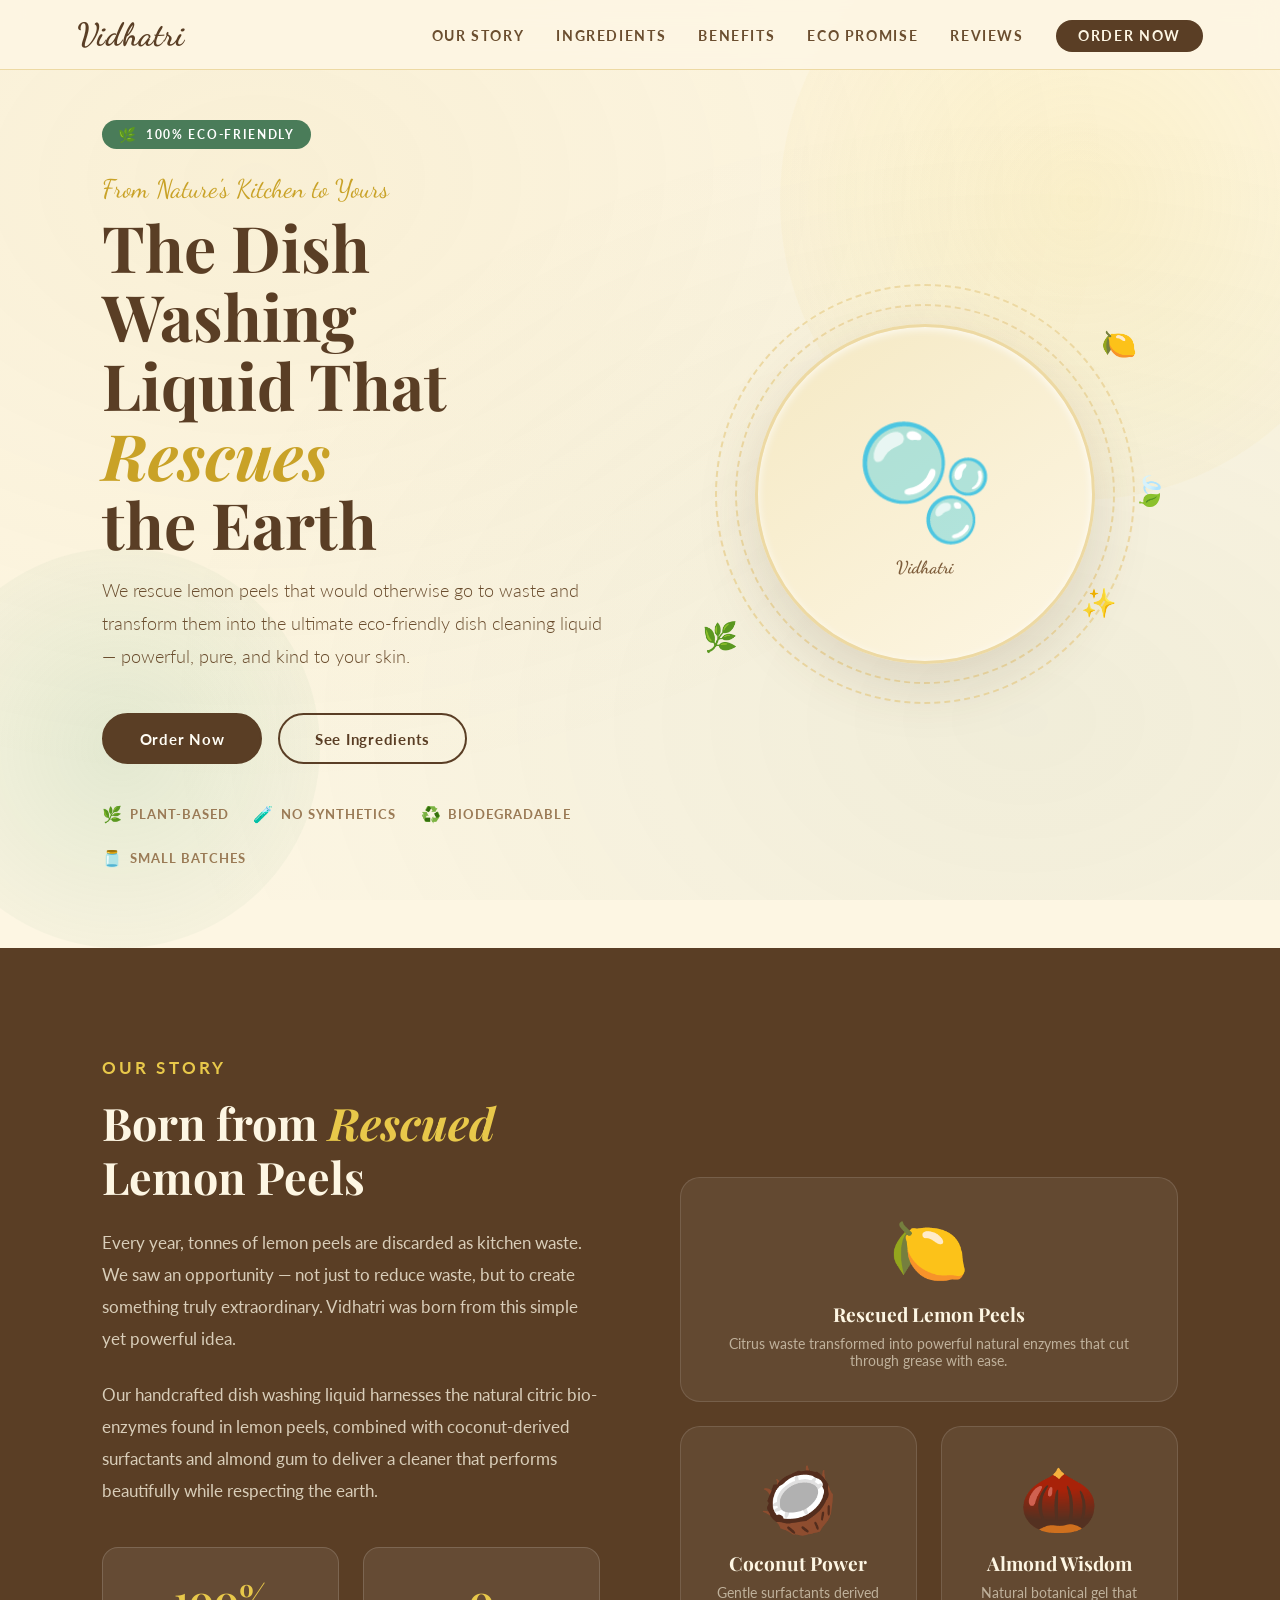
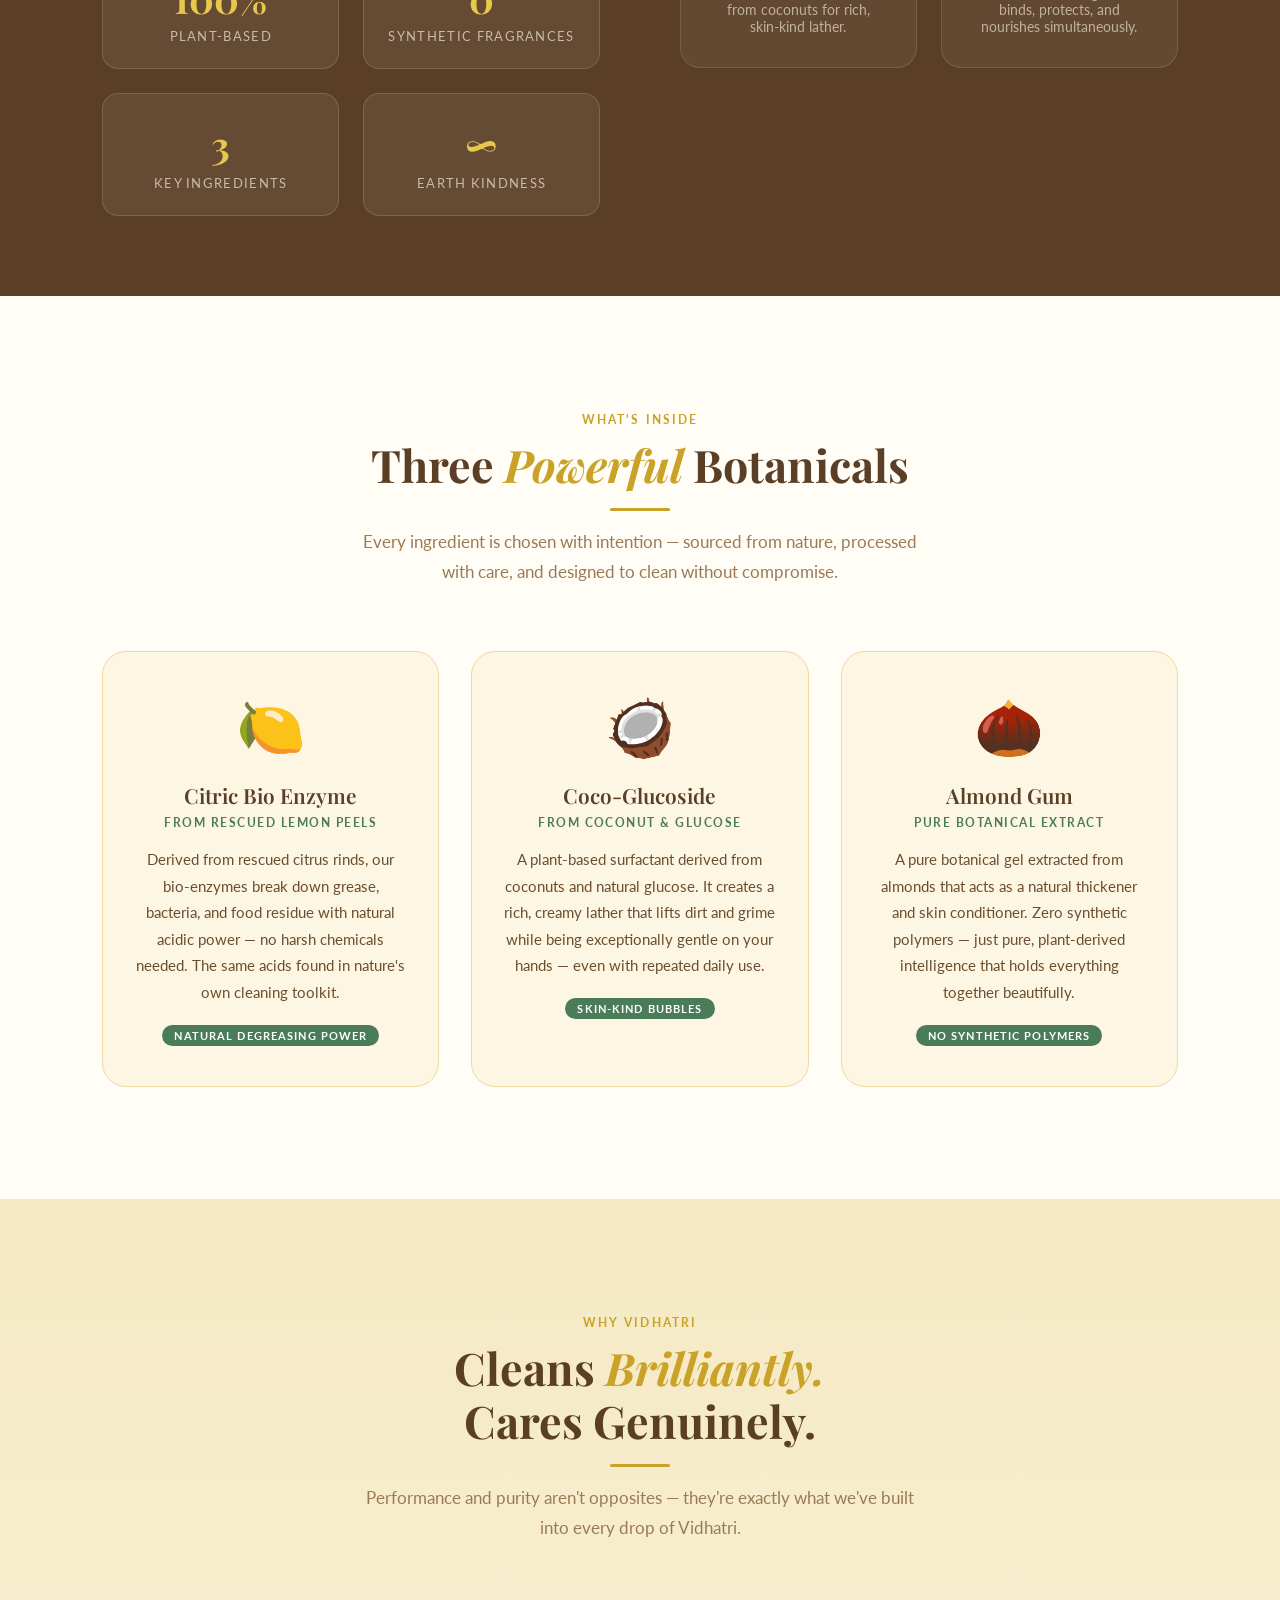
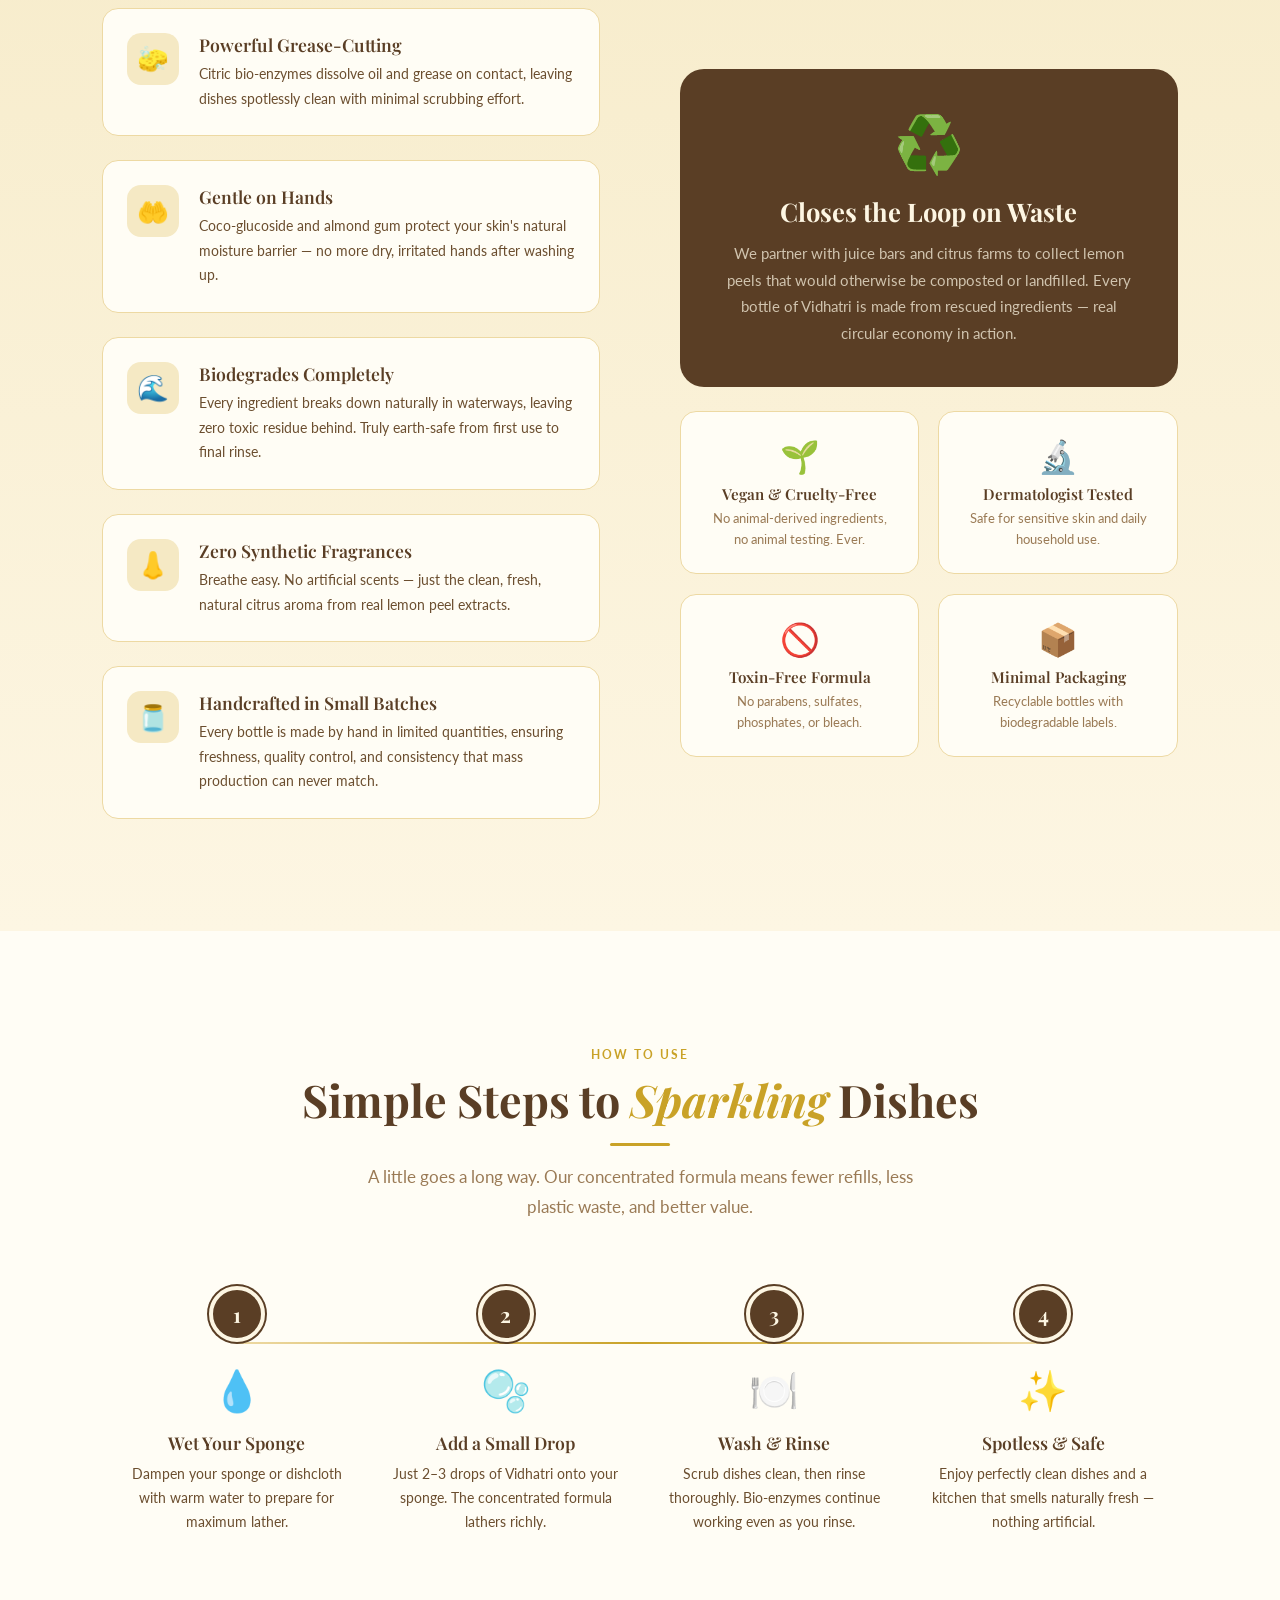
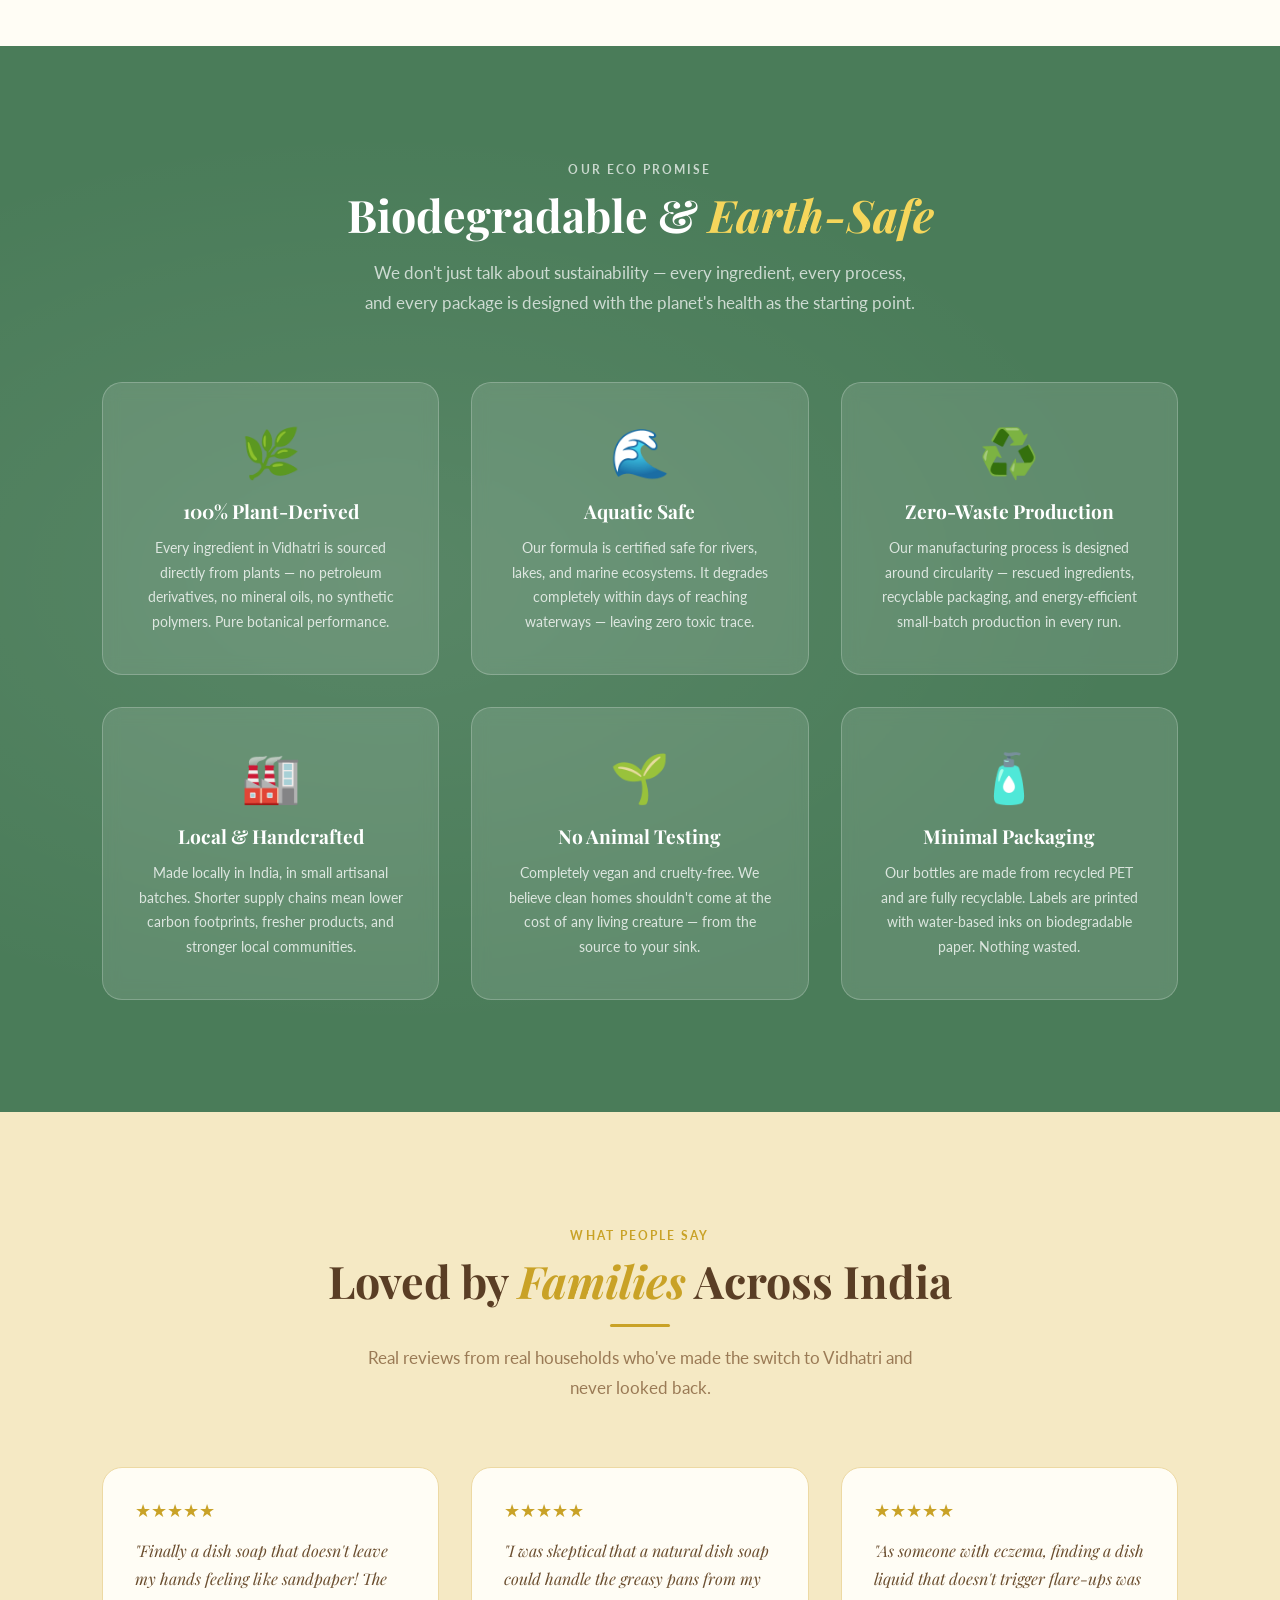
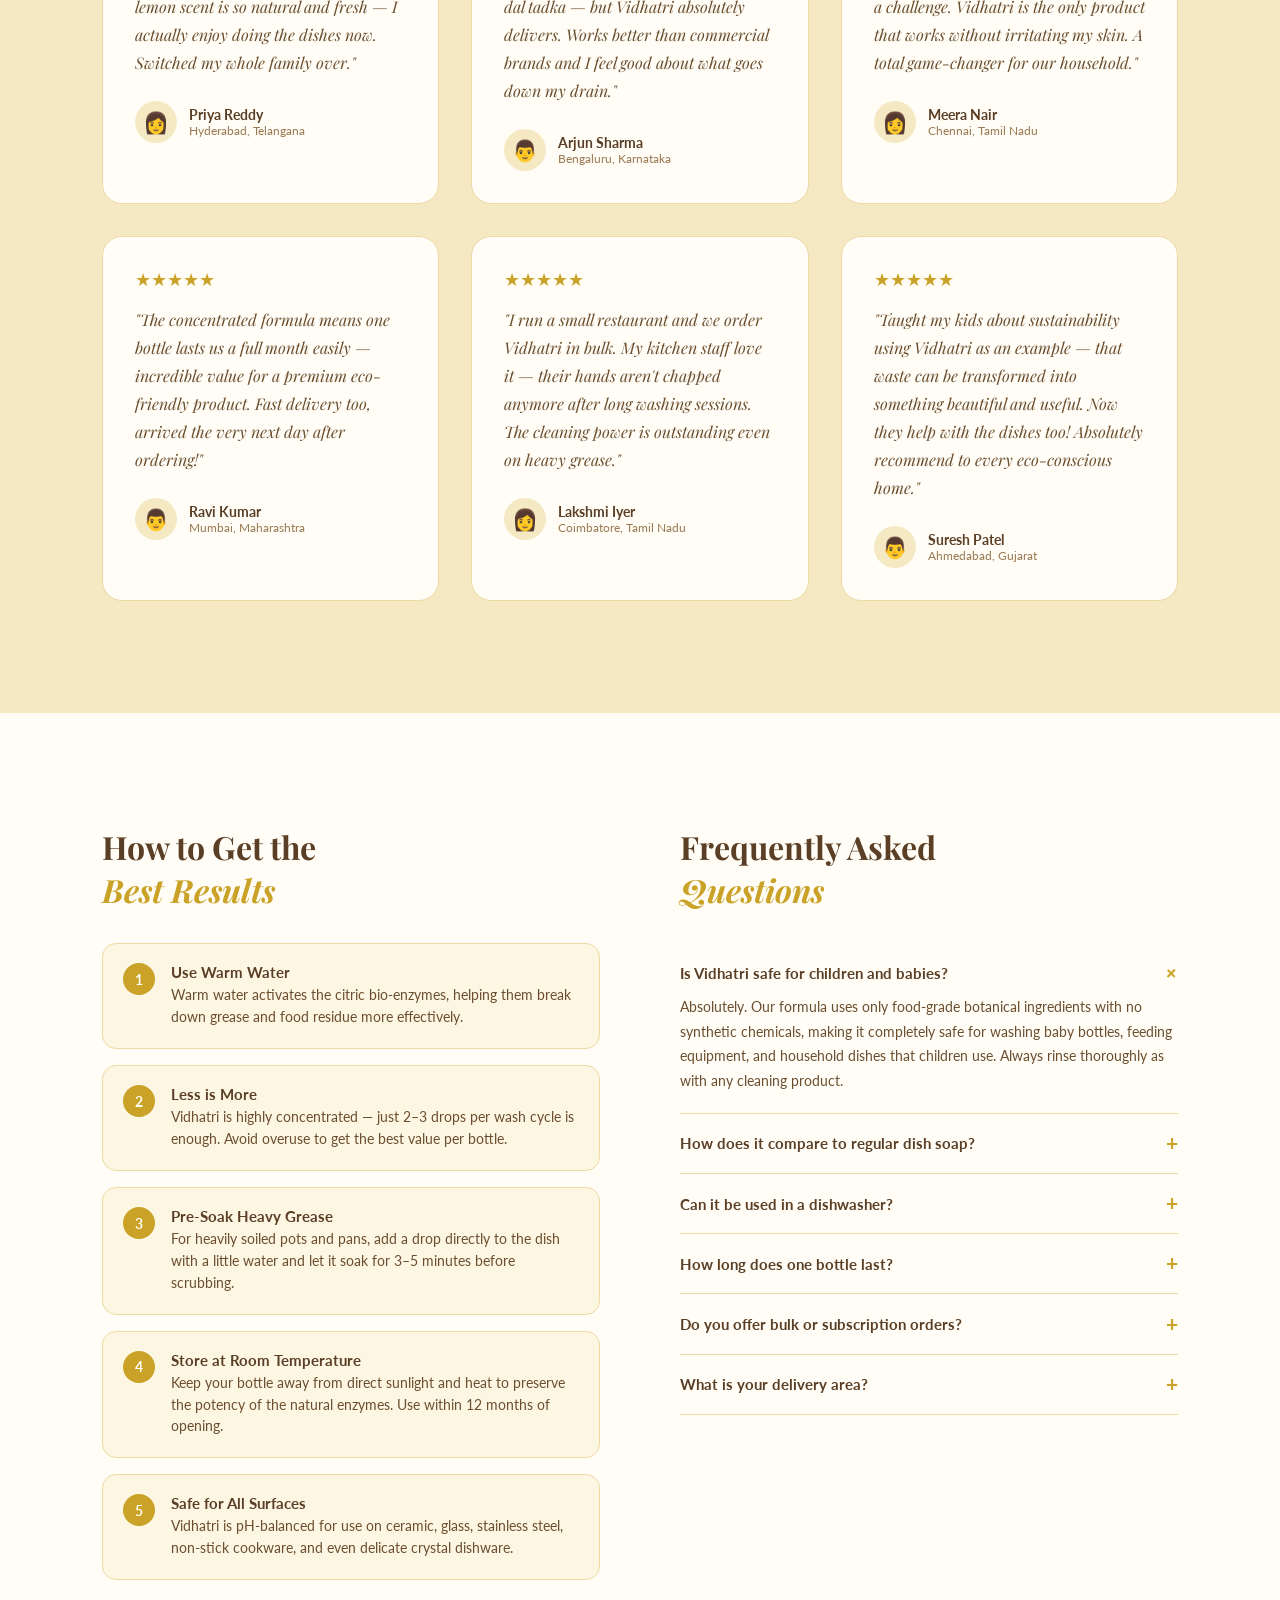
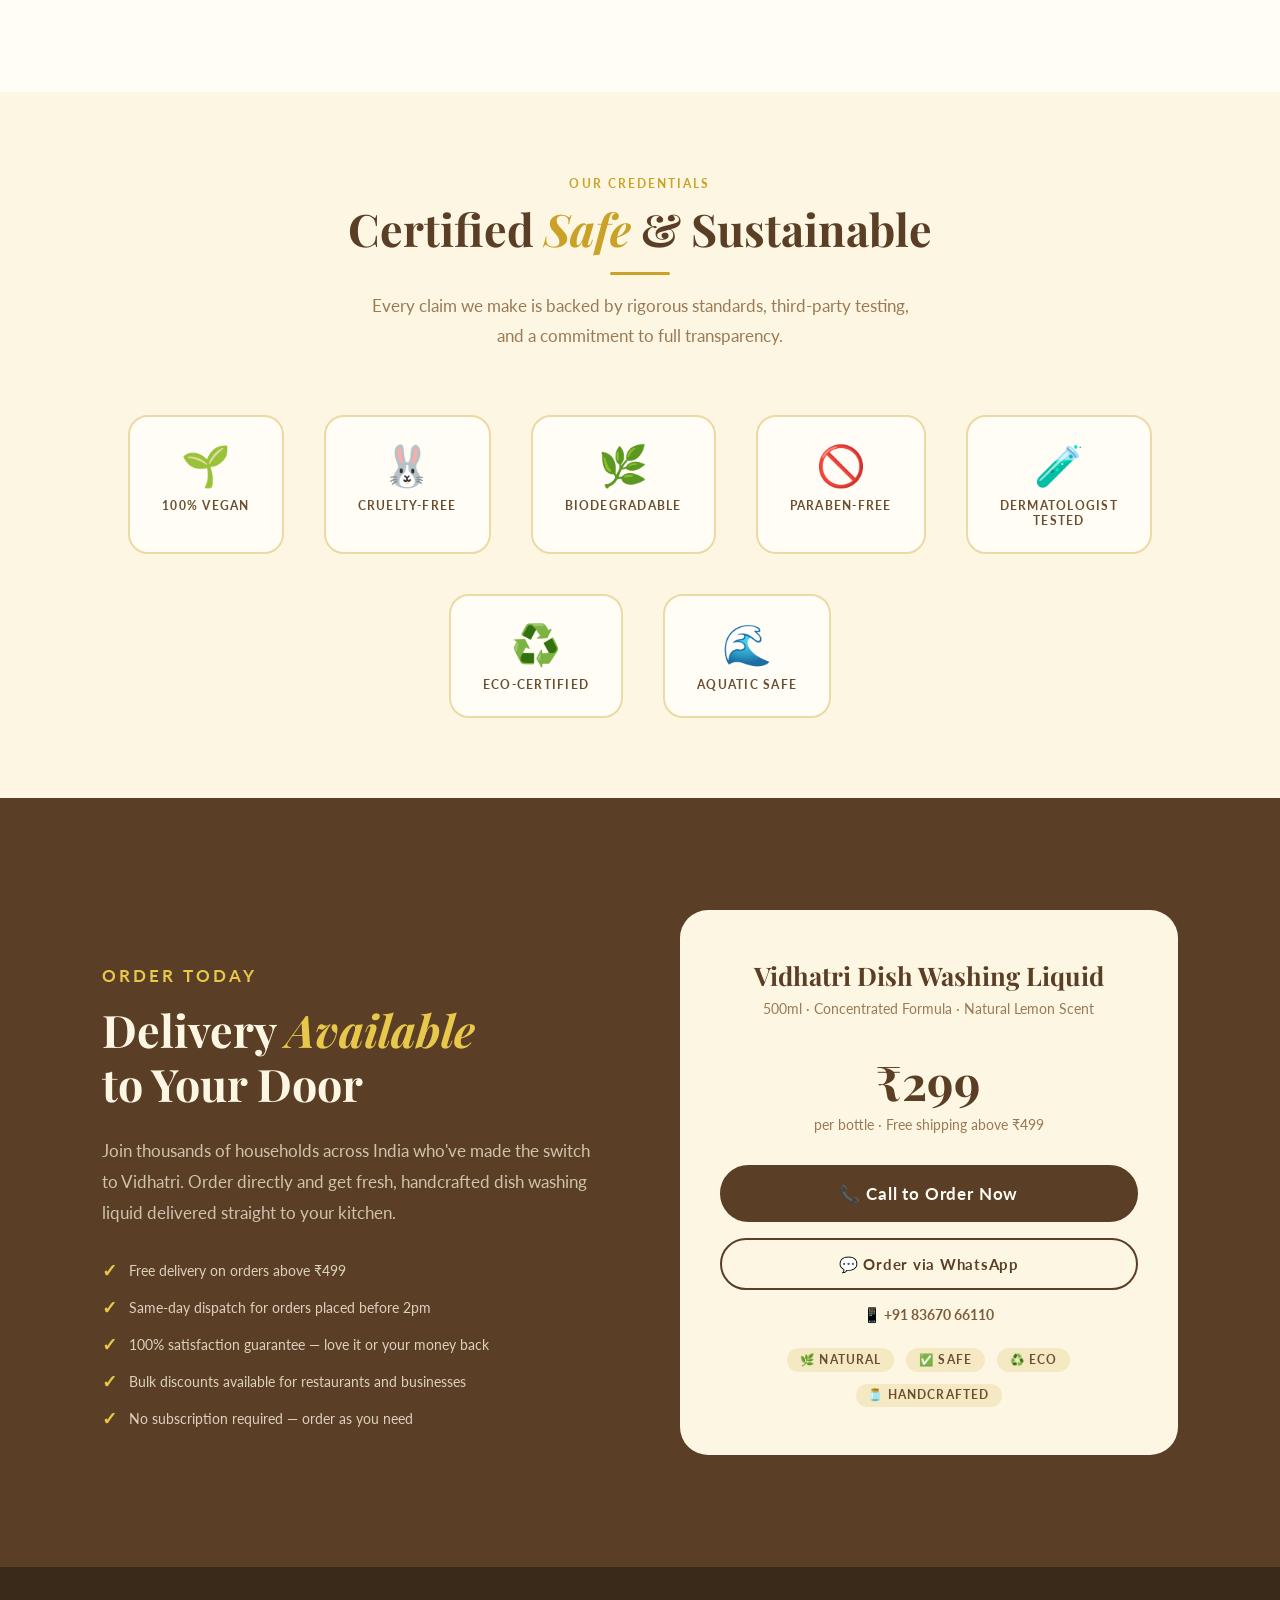
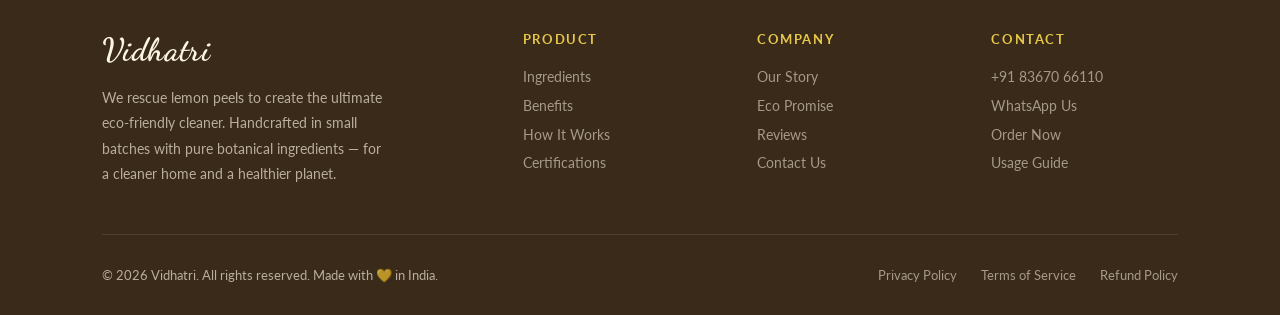
<file: files/vidhatri.html>
<!DOCTYPE html>
<html lang="en">
<head>
<meta charset="UTF-8">
<meta name="viewport" content="width=device-width, initial-scale=1.0">
<title>Vidhatri — Dish Washing Liquid</title>
<link href="https://fonts.googleapis.com/css2?family=Playfair+Display:ital,wght@0,400;0,600;0,700;1,400;1,600&family=Lato:wght@300;400;700&family=Dancing+Script:wght@600;700&display=swap" rel="stylesheet">
<style>
  *, *::before, *::after { box-sizing: border-box; margin: 0; padding: 0; }

  :root {
    --cream: #FDF6E3;
    --cream-dark: #F5E9C4;
    --cream-mid: #EDD9A3;
    --brown: #7D5C3A;
    --brown-dark: #5A3E25;
    --brown-light: #A07850;
    --gold: #C9A227;
    --gold-light: #E8C84A;
    --green: #4A7C59;
    --green-light: #6FAF82;
    --lemon: #F5D65B;
    --text-dark: #3A2A1A;
    --text-mid: #6B4E2F;
    --text-light: #9A7A55;
    --white: #FFFDF5;
    --shadow: rgba(90, 62, 37, 0.15);
  }

  html { scroll-behavior: smooth; }

  body {
    font-family: 'Lato', sans-serif;
    background: var(--cream);
    color: var(--text-dark);
    overflow-x: hidden;
  }

  /* ── TEXTURES ── */
  body::before {
    content: '';
    position: fixed;
    inset: 0;
    background-image:
      radial-gradient(ellipse at 20% 20%, rgba(197,162,39,0.07) 0%, transparent 60%),
      radial-gradient(ellipse at 80% 80%, rgba(74,124,89,0.07) 0%, transparent 60%);
    pointer-events: none;
    z-index: 0;
  }

  /* ── NAV ── */
  nav {
    position: fixed;
    top: 0; left: 0; right: 0;
    z-index: 100;
    background: rgba(253,246,227,0.92);
    backdrop-filter: blur(12px);
    border-bottom: 1px solid var(--cream-mid);
    padding: 0 6vw;
    display: flex;
    align-items: center;
    justify-content: space-between;
    height: 70px;
  }

  .nav-logo {
    font-family: 'Dancing Script', cursive;
    font-size: 2rem;
    font-weight: 700;
    color: var(--brown-dark);
    letter-spacing: 0.02em;
  }

  .nav-links {
    display: flex;
    gap: 2rem;
    list-style: none;
  }

  .nav-links a {
    font-family: 'Lato', sans-serif;
    font-size: 0.85rem;
    font-weight: 700;
    text-transform: uppercase;
    letter-spacing: 0.12em;
    color: var(--text-mid);
    text-decoration: none;
    transition: color 0.2s;
  }

  .nav-links a:hover { color: var(--brown-dark); }

  .nav-cta {
    background: var(--brown-dark);
    color: var(--cream) !important;
    padding: 0.5rem 1.4rem;
    border-radius: 50px;
    transition: background 0.2s !important;
  }

  .nav-cta:hover { background: var(--brown) !important; color: var(--cream) !important; }

  /* ── HERO ── */
  #hero {
    min-height: 100vh;
    display: grid;
    grid-template-columns: 1fr 1fr;
    align-items: center;
    gap: 4rem;
    padding: 120px 8vw 80px;
    position: relative;
    overflow: hidden;
  }

  .hero-bg-circle {
    position: absolute;
    border-radius: 50%;
    opacity: 0.18;
    pointer-events: none;
  }

  .hero-bg-circle-1 {
    width: 600px; height: 600px;
    background: radial-gradient(circle, var(--lemon), transparent);
    top: -100px; right: -100px;
  }

  .hero-bg-circle-2 {
    width: 400px; height: 400px;
    background: radial-gradient(circle, var(--green-light), transparent);
    bottom: 0; left: -80px;
  }

  .hero-content { position: relative; z-index: 2; }

  .hero-badge {
    display: inline-flex;
    align-items: center;
    gap: 0.5rem;
    background: var(--green);
    color: #fff;
    font-size: 0.75rem;
    font-weight: 700;
    text-transform: uppercase;
    letter-spacing: 0.14em;
    padding: 0.35rem 1rem;
    border-radius: 50px;
    margin-bottom: 1.5rem;
  }

  .hero-badge::before { content: '🌿'; font-size: 0.9rem; }

  .hero-eyebrow {
    font-family: 'Dancing Script', cursive;
    font-size: 1.6rem;
    color: var(--gold);
    margin-bottom: 0.5rem;
  }

  .hero-title {
    font-family: 'Playfair Display', serif;
    font-size: clamp(2.8rem, 5vw, 4.5rem);
    font-weight: 700;
    line-height: 1.08;
    color: var(--brown-dark);
    margin-bottom: 1rem;
  }

  .hero-title em {
    font-style: italic;
    color: var(--gold);
  }

  .hero-subtitle {
    font-size: 1.15rem;
    font-weight: 300;
    line-height: 1.8;
    color: var(--text-mid);
    max-width: 500px;
    margin-bottom: 2.5rem;
  }

  .hero-actions {
    display: flex;
    gap: 1rem;
    flex-wrap: wrap;
    align-items: center;
  }

  .btn-primary {
    background: var(--brown-dark);
    color: var(--white);
    padding: 0.9rem 2.2rem;
    border-radius: 50px;
    font-weight: 700;
    font-size: 0.95rem;
    letter-spacing: 0.05em;
    text-decoration: none;
    transition: all 0.25s;
    border: 2px solid var(--brown-dark);
  }

  .btn-primary:hover {
    background: transparent;
    color: var(--brown-dark);
  }

  .btn-secondary {
    color: var(--brown-dark);
    padding: 0.9rem 2.2rem;
    border-radius: 50px;
    font-weight: 700;
    font-size: 0.95rem;
    letter-spacing: 0.05em;
    text-decoration: none;
    border: 2px solid var(--brown-dark);
    transition: all 0.25s;
  }

  .btn-secondary:hover {
    background: var(--brown-dark);
    color: var(--white);
  }

  .hero-trust {
    margin-top: 2.5rem;
    display: flex;
    align-items: center;
    gap: 1.5rem;
    flex-wrap: wrap;
  }

  .trust-item {
    display: flex;
    align-items: center;
    gap: 0.4rem;
    font-size: 0.82rem;
    color: var(--text-light);
    font-weight: 700;
    text-transform: uppercase;
    letter-spacing: 0.08em;
  }

  .trust-item span { font-size: 1rem; }

  /* Hero visual */
  .hero-visual {
    position: relative;
    z-index: 2;
    display: flex;
    justify-content: center;
    align-items: center;
  }

  .hero-product-wrapper {
    position: relative;
    width: 420px;
    height: 420px;
  }

  .hero-ring {
    position: absolute;
    border-radius: 50%;
    border: 2px dashed var(--cream-mid);
    animation: spin 30s linear infinite;
  }

  .hero-ring-1 { inset: 0; }
  .hero-ring-2 { inset: 20px; animation-direction: reverse; animation-duration: 20s; }

  @keyframes spin { to { transform: rotate(360deg); } }

  .hero-center-circle {
    position: absolute;
    inset: 40px;
    border-radius: 50%;
    background: linear-gradient(145deg, var(--cream-dark), var(--cream));
    border: 3px solid var(--cream-mid);
    display: flex;
    flex-direction: column;
    align-items: center;
    justify-content: center;
    overflow: hidden;
    box-shadow: 0 20px 60px var(--shadow), inset 0 2px 8px rgba(255,255,255,0.8);
  }

  .product-illustration {
    font-size: 7rem;
    animation: float 4s ease-in-out infinite;
  }

  @keyframes float {
    0%, 100% { transform: translateY(0); }
    50% { transform: translateY(-12px); }
  }

  .product-label-hero {
    font-family: 'Dancing Script', cursive;
    font-size: 1.1rem;
    color: var(--brown);
    margin-top: 0.5rem;
    font-weight: 700;
  }

  /* Floating lemon decorations */
  .lemon-deco {
    position: absolute;
    animation: orbit linear infinite;
    font-size: 1.8rem;
  }

  .lemon-deco:nth-child(1) { top: 10%; right: 8%; animation-duration: 8s; }
  .lemon-deco:nth-child(2) { bottom: 12%; left: 6%; animation-duration: 11s; animation-delay: -3s; }
  .lemon-deco:nth-child(3) { top: 45%; right: 2%; animation-duration: 9s; animation-delay: -5s; }
  .lemon-deco:nth-child(4) { bottom: 20%; right: 12%; animation-duration: 7s; animation-delay: -2s; }

  @keyframes orbit {
    0%, 100% { transform: translateY(0) rotate(0deg); }
    33% { transform: translateY(-8px) rotate(10deg); }
    66% { transform: translateY(6px) rotate(-8deg); }
  }

  /* ── SECTION SHARED ── */
  section { position: relative; z-index: 1; }

  .section-header {
    text-align: center;
    margin-bottom: 4rem;
  }

  .section-tag {
    display: inline-block;
    font-size: 0.72rem;
    font-weight: 700;
    text-transform: uppercase;
    letter-spacing: 0.18em;
    color: var(--gold);
    margin-bottom: 0.75rem;
  }

  .section-title {
    font-family: 'Playfair Display', serif;
    font-size: clamp(2rem, 3.5vw, 3rem);
    font-weight: 700;
    color: var(--brown-dark);
    line-height: 1.2;
  }

  .section-title em { font-style: italic; color: var(--gold); }

  .section-desc {
    font-size: 1.05rem;
    color: var(--text-light);
    max-width: 560px;
    margin: 1rem auto 0;
    line-height: 1.8;
  }

  .divider {
    width: 60px;
    height: 3px;
    background: var(--gold);
    margin: 1rem auto 0;
    border-radius: 2px;
  }

  /* ── STORY BAND ── */
  #story {
    background: var(--brown-dark);
    padding: 5rem 8vw;
    display: grid;
    grid-template-columns: 1fr 1fr;
    gap: 5rem;
    align-items: center;
  }

  .story-content { color: var(--cream); }

  .story-content .section-tag { color: var(--gold-light); }

  .story-content .section-title { color: var(--cream); }

  .story-content .section-title em { color: var(--gold-light); }

  .story-content p {
    color: rgba(253,246,227,0.78);
    line-height: 1.9;
    font-size: 1.05rem;
    margin-top: 1.5rem;
  }

  .story-stats {
    display: grid;
    grid-template-columns: 1fr 1fr;
    gap: 1.5rem;
    margin-top: 2.5rem;
  }

  .stat-card {
    background: rgba(255,255,255,0.07);
    border: 1px solid rgba(255,255,255,0.15);
    border-radius: 16px;
    padding: 1.5rem;
    text-align: center;
  }

  .stat-number {
    font-family: 'Playfair Display', serif;
    font-size: 2.4rem;
    font-weight: 700;
    color: var(--gold-light);
  }

  .stat-label {
    font-size: 0.82rem;
    color: rgba(253,246,227,0.65);
    text-transform: uppercase;
    letter-spacing: 0.1em;
    margin-top: 0.3rem;
  }

  .story-visual {
    display: flex;
    flex-direction: column;
    gap: 1.5rem;
  }

  .story-img-card {
    background: rgba(255,255,255,0.06);
    border: 1px solid rgba(255,255,255,0.12);
    border-radius: 20px;
    padding: 2rem;
    text-align: center;
  }

  .story-emoji { font-size: 4rem; margin-bottom: 0.75rem; display: block; }

  .story-img-card h3 {
    font-family: 'Playfair Display', serif;
    color: var(--cream);
    font-size: 1.2rem;
    margin-bottom: 0.5rem;
  }

  .story-img-card p {
    color: rgba(253,246,227,0.6);
    font-size: 0.9rem;
    margin: 0;
  }

  .story-cards-row {
    display: grid;
    grid-template-columns: 1fr 1fr;
    gap: 1.5rem;
  }

  /* ── INGREDIENTS ── */
  #ingredients {
    padding: 7rem 8vw;
    background: var(--white);
  }

  .ingredients-grid {
    display: grid;
    grid-template-columns: repeat(3, 1fr);
    gap: 2rem;
  }

  .ingredient-card {
    background: var(--cream);
    border: 1.5px solid var(--cream-mid);
    border-radius: 24px;
    padding: 2.5rem 2rem;
    text-align: center;
    transition: all 0.3s;
    position: relative;
    overflow: hidden;
  }

  .ingredient-card::before {
    content: '';
    position: absolute;
    inset: 0;
    background: linear-gradient(180deg, rgba(197,162,39,0.06) 0%, transparent 60%);
    opacity: 0;
    transition: opacity 0.3s;
  }

  .ingredient-card:hover { transform: translateY(-6px); box-shadow: 0 20px 50px var(--shadow); }
  .ingredient-card:hover::before { opacity: 1; }

  .ingredient-icon {
    font-size: 3.5rem;
    display: block;
    margin-bottom: 1.2rem;
  }

  .ingredient-name {
    font-family: 'Playfair Display', serif;
    font-size: 1.3rem;
    font-weight: 600;
    color: var(--brown-dark);
    margin-bottom: 0.4rem;
  }

  .ingredient-source {
    font-size: 0.78rem;
    font-weight: 700;
    text-transform: uppercase;
    letter-spacing: 0.12em;
    color: var(--green);
    margin-bottom: 1rem;
  }

  .ingredient-desc {
    font-size: 0.95rem;
    line-height: 1.75;
    color: var(--text-mid);
  }

  .ingredient-badge {
    display: inline-block;
    background: var(--green);
    color: #fff;
    font-size: 0.7rem;
    font-weight: 700;
    text-transform: uppercase;
    letter-spacing: 0.1em;
    padding: 0.25rem 0.75rem;
    border-radius: 50px;
    margin-top: 1.2rem;
  }

  /* ── BENEFITS ── */
  #benefits {
    padding: 7rem 8vw;
    background: linear-gradient(180deg, var(--cream-dark) 0%, var(--cream) 100%);
  }

  .benefits-layout {
    display: grid;
    grid-template-columns: 1fr 1fr;
    gap: 5rem;
    align-items: center;
  }

  .benefits-list {
    display: flex;
    flex-direction: column;
    gap: 1.5rem;
  }

  .benefit-item {
    display: flex;
    gap: 1.2rem;
    align-items: flex-start;
    padding: 1.5rem;
    background: var(--white);
    border: 1px solid var(--cream-mid);
    border-radius: 16px;
    transition: all 0.25s;
  }

  .benefit-item:hover { border-color: var(--gold); box-shadow: 0 4px 20px var(--shadow); }

  .benefit-icon-wrap {
    width: 52px;
    height: 52px;
    border-radius: 14px;
    background: var(--cream-dark);
    display: flex;
    align-items: center;
    justify-content: center;
    font-size: 1.6rem;
    flex-shrink: 0;
  }

  .benefit-text h4 {
    font-family: 'Playfair Display', serif;
    font-size: 1.1rem;
    font-weight: 600;
    color: var(--brown-dark);
    margin-bottom: 0.4rem;
  }

  .benefit-text p {
    font-size: 0.9rem;
    color: var(--text-mid);
    line-height: 1.7;
  }

  .benefits-highlights {
    display: flex;
    flex-direction: column;
    gap: 1.5rem;
  }

  .highlight-big {
    background: var(--brown-dark);
    border-radius: 24px;
    padding: 2.5rem;
    text-align: center;
    color: var(--cream);
  }

  .highlight-big .big-emoji { font-size: 3.5rem; margin-bottom: 1rem; display: block; }
  .highlight-big h3 { font-family: 'Playfair Display', serif; font-size: 1.6rem; font-weight: 700; color: var(--cream); margin-bottom: 0.75rem; }
  .highlight-big p { color: rgba(253,246,227,0.72); font-size: 0.95rem; line-height: 1.75; }

  .highlight-row {
    display: grid;
    grid-template-columns: 1fr 1fr;
    gap: 1.2rem;
  }

  .highlight-small {
    background: var(--white);
    border: 1.5px solid var(--cream-mid);
    border-radius: 16px;
    padding: 1.5rem;
    text-align: center;
  }

  .highlight-small .s-emoji { font-size: 2rem; margin-bottom: 0.5rem; display: block; }
  .highlight-small h5 { font-family: 'Playfair Display', serif; font-size: 0.95rem; color: var(--brown-dark); font-weight: 600; }
  .highlight-small p { font-size: 0.8rem; color: var(--text-light); margin-top: 0.3rem; line-height: 1.6; }

  /* ── HOW IT WORKS ── */
  #how-it-works {
    padding: 7rem 8vw;
    background: var(--white);
  }

  .steps-timeline {
    display: grid;
    grid-template-columns: repeat(4, 1fr);
    gap: 0;
    position: relative;
    margin-top: 1rem;
  }

  .steps-timeline::before {
    content: '';
    position: absolute;
    top: 56px;
    left: 12.5%;
    right: 12.5%;
    height: 2px;
    background: linear-gradient(90deg, var(--cream-mid), var(--gold), var(--cream-mid));
    z-index: 0;
  }

  .step {
    text-align: center;
    padding: 0 1rem;
    position: relative;
    z-index: 1;
  }

  .step-number {
    width: 56px;
    height: 56px;
    border-radius: 50%;
    background: var(--brown-dark);
    color: var(--cream);
    font-family: 'Playfair Display', serif;
    font-size: 1.3rem;
    font-weight: 700;
    display: flex;
    align-items: center;
    justify-content: center;
    margin: 0 auto 1.5rem;
    border: 4px solid var(--cream);
    box-shadow: 0 0 0 2px var(--brown-dark);
    position: relative;
    z-index: 2;
  }

  .step-emoji { font-size: 2.5rem; margin-bottom: 1rem; display: block; }

  .step h4 {
    font-family: 'Playfair Display', serif;
    font-size: 1.1rem;
    font-weight: 600;
    color: var(--brown-dark);
    margin-bottom: 0.5rem;
  }

  .step p {
    font-size: 0.88rem;
    color: var(--text-mid);
    line-height: 1.7;
  }

  /* ── ECO PROMISE ── */
  #eco {
    padding: 7rem 8vw;
    background: var(--green);
    position: relative;
    overflow: hidden;
  }

  #eco::before {
    content: '';
    position: absolute;
    inset: 0;
    background: radial-gradient(ellipse at 30% 50%, rgba(255,255,255,0.08) 0%, transparent 60%);
  }

  .eco-grid {
    display: grid;
    grid-template-columns: 1fr 1fr 1fr;
    gap: 2rem;
  }

  .eco-card {
    background: rgba(255,255,255,0.12);
    border: 1px solid rgba(255,255,255,0.22);
    border-radius: 20px;
    padding: 2.5rem 2rem;
    text-align: center;
    backdrop-filter: blur(8px);
    transition: all 0.3s;
  }

  .eco-card:hover { background: rgba(255,255,255,0.2); transform: translateY(-4px); }

  .eco-card .eco-emoji { font-size: 3rem; display: block; margin-bottom: 1rem; }
  .eco-card h3 { font-family: 'Playfair Display', serif; font-size: 1.2rem; color: #fff; font-weight: 700; margin-bottom: 0.75rem; }
  .eco-card p { font-size: 0.9rem; color: rgba(255,255,255,0.78); line-height: 1.7; }

  .eco-header { text-align: center; margin-bottom: 4rem; }
  .eco-header .section-tag { color: rgba(255,255,255,0.7); }
  .eco-header .section-title { color: #fff; }
  .eco-header .section-title em { color: var(--lemon); }
  .eco-header .section-desc { color: rgba(255,255,255,0.72); }

  /* ── TESTIMONIALS ── */
  #testimonials {
    padding: 7rem 8vw;
    background: var(--cream-dark);
  }

  .testimonials-grid {
    display: grid;
    grid-template-columns: repeat(3, 1fr);
    gap: 2rem;
  }

  .testimonial-card {
    background: var(--white);
    border: 1.5px solid var(--cream-mid);
    border-radius: 20px;
    padding: 2rem;
    transition: all 0.25s;
  }

  .testimonial-card:hover { box-shadow: 0 12px 40px var(--shadow); transform: translateY(-4px); }

  .stars { color: var(--gold); font-size: 1.1rem; margin-bottom: 1rem; }

  .testimonial-text {
    font-family: 'Playfair Display', serif;
    font-style: italic;
    font-size: 1rem;
    line-height: 1.75;
    color: var(--text-mid);
    margin-bottom: 1.5rem;
  }

  .reviewer {
    display: flex;
    align-items: center;
    gap: 0.75rem;
  }

  .reviewer-avatar {
    width: 42px;
    height: 42px;
    border-radius: 50%;
    background: var(--cream-dark);
    display: flex;
    align-items: center;
    justify-content: center;
    font-size: 1.3rem;
  }

  .reviewer-name { font-weight: 700; font-size: 0.9rem; color: var(--brown-dark); }
  .reviewer-loc { font-size: 0.78rem; color: var(--text-light); }

  /* ── USAGE / FAQ ── */
  #usage {
    padding: 7rem 8vw;
    background: var(--white);
    display: grid;
    grid-template-columns: 1fr 1fr;
    gap: 5rem;
    align-items: start;
  }

  .usage-section h2 {
    font-family: 'Playfair Display', serif;
    font-size: 2rem;
    font-weight: 700;
    color: var(--brown-dark);
    margin-bottom: 2rem;
  }

  .usage-steps {
    display: flex;
    flex-direction: column;
    gap: 1rem;
  }

  .usage-step {
    display: flex;
    gap: 1rem;
    align-items: flex-start;
    padding: 1.2rem;
    border-radius: 14px;
    background: var(--cream);
    border: 1px solid var(--cream-mid);
  }

  .usage-step-num {
    width: 32px;
    height: 32px;
    border-radius: 50%;
    background: var(--gold);
    color: var(--white);
    font-weight: 700;
    font-size: 0.9rem;
    display: flex;
    align-items: center;
    justify-content: center;
    flex-shrink: 0;
  }

  .usage-step-text h5 { font-weight: 700; font-size: 0.95rem; color: var(--brown-dark); margin-bottom: 0.25rem; }
  .usage-step-text p { font-size: 0.85rem; color: var(--text-mid); line-height: 1.6; }

  .faq-section h2 {
    font-family: 'Playfair Display', serif;
    font-size: 2rem;
    font-weight: 700;
    color: var(--brown-dark);
    margin-bottom: 2rem;
  }

  .faq-item {
    border-bottom: 1px solid var(--cream-mid);
    padding: 1.2rem 0;
    cursor: pointer;
  }

  .faq-question {
    display: flex;
    justify-content: space-between;
    align-items: center;
    font-weight: 700;
    color: var(--brown-dark);
    font-size: 0.95rem;
  }

  .faq-toggle {
    font-size: 1.3rem;
    color: var(--gold);
    transition: transform 0.3s;
    line-height: 1;
  }

  .faq-answer {
    font-size: 0.88rem;
    color: var(--text-mid);
    line-height: 1.75;
    max-height: 0;
    overflow: hidden;
    transition: max-height 0.35s ease, padding 0.3s;
  }

  .faq-item.open .faq-answer { max-height: 200px; padding-top: 0.75rem; }
  .faq-item.open .faq-toggle { transform: rotate(45deg); }

  /* ── CERTIFICATIONS ── */
  #certifications {
    padding: 5rem 8vw;
    background: var(--cream);
    text-align: center;
  }

  .certs-row {
    display: flex;
    justify-content: center;
    gap: 2.5rem;
    flex-wrap: wrap;
    margin-top: 3rem;
  }

  .cert-badge {
    display: flex;
    flex-direction: column;
    align-items: center;
    gap: 0.5rem;
    padding: 1.5rem 2rem;
    background: var(--white);
    border: 2px solid var(--cream-mid);
    border-radius: 20px;
    min-width: 130px;
    transition: all 0.25s;
  }

  .cert-badge:hover { border-color: var(--gold); box-shadow: 0 8px 24px var(--shadow); }

  .cert-badge .cert-emoji { font-size: 2.5rem; }
  .cert-badge span { font-size: 0.78rem; font-weight: 700; text-transform: uppercase; letter-spacing: 0.1em; color: var(--text-mid); }

  /* ── CTA / ORDER ── */
  #order {
    padding: 7rem 8vw;
    background: var(--brown-dark);
    display: grid;
    grid-template-columns: 1fr 1fr;
    gap: 5rem;
    align-items: center;
  }

  .order-info { color: var(--cream); }
  .order-info .section-tag { color: var(--gold-light); }
  .order-info .section-title { color: var(--cream); }
  .order-info .section-title em { color: var(--gold-light); }
  .order-info p { color: rgba(253,246,227,0.72); line-height: 1.85; font-size: 1.05rem; margin-top: 1.5rem; }

  .order-highlights {
    display: flex;
    flex-direction: column;
    gap: 1rem;
    margin-top: 2rem;
  }

  .order-hl {
    display: flex;
    align-items: center;
    gap: 0.75rem;
    font-size: 0.9rem;
    color: rgba(253,246,227,0.8);
  }

  .order-hl::before { content: '✓'; font-weight: 700; color: var(--gold-light); font-size: 1.1rem; }

  .order-card {
    background: var(--cream);
    border-radius: 28px;
    padding: 3rem 2.5rem;
    text-align: center;
  }

  .order-card h3 {
    font-family: 'Playfair Display', serif;
    font-size: 1.6rem;
    font-weight: 700;
    color: var(--brown-dark);
    margin-bottom: 0.5rem;
  }

  .order-card .subtitle { font-size: 0.9rem; color: var(--text-light); margin-bottom: 2rem; }

  .price-display {
    font-family: 'Playfair Display', serif;
    font-size: 3rem;
    font-weight: 700;
    color: var(--brown-dark);
    margin-bottom: 0.25rem;
  }

  .price-sub { font-size: 0.85rem; color: var(--text-light); margin-bottom: 2rem; }

  .order-card .btn-primary {
    display: block;
    margin-bottom: 1rem;
    font-size: 1.05rem;
    padding: 1rem 2rem;
  }

  .order-contact {
    display: flex;
    align-items: center;
    justify-content: center;
    gap: 0.5rem;
    font-size: 0.9rem;
    color: var(--brown);
    text-decoration: none;
    margin-top: 1rem;
    font-weight: 700;
  }

  .order-contact:hover { color: var(--brown-dark); }

  .guarantee-strip {
    display: flex;
    gap: 0.75rem;
    justify-content: center;
    flex-wrap: wrap;
    margin-top: 1.5rem;
  }

  .g-pill {
    font-size: 0.72rem;
    font-weight: 700;
    text-transform: uppercase;
    letter-spacing: 0.1em;
    color: var(--text-mid);
    background: var(--cream-dark);
    padding: 0.3rem 0.8rem;
    border-radius: 50px;
  }

  /* ── FOOTER ── */
  footer {
    background: var(--text-dark);
    color: rgba(253,246,227,0.65);
    padding: 4rem 8vw 2rem;
  }

  .footer-grid {
    display: grid;
    grid-template-columns: 2fr 1fr 1fr 1fr;
    gap: 3rem;
    padding-bottom: 3rem;
    border-bottom: 1px solid rgba(255,255,255,0.1);
  }

  .footer-brand .nav-logo { color: var(--cream); margin-bottom: 1rem; display: block; }
  .footer-brand p { font-size: 0.9rem; line-height: 1.75; max-width: 280px; }

  .footer-col h4 {
    font-weight: 700;
    font-size: 0.82rem;
    text-transform: uppercase;
    letter-spacing: 0.12em;
    color: var(--gold-light);
    margin-bottom: 1.2rem;
  }

  .footer-col ul { list-style: none; display: flex; flex-direction: column; gap: 0.6rem; }
  .footer-col ul a { text-decoration: none; color: rgba(253,246,227,0.55); font-size: 0.88rem; transition: color 0.2s; }
  .footer-col ul a:hover { color: var(--cream); }

  .footer-bottom {
    display: flex;
    justify-content: space-between;
    align-items: center;
    padding-top: 2rem;
    font-size: 0.82rem;
    flex-wrap: wrap;
    gap: 1rem;
  }

  .footer-bottom a { color: rgba(253,246,227,0.55); text-decoration: none; }
  .footer-bottom a:hover { color: var(--cream); }

  /* ── SCROLL ANIMATIONS ── */
  [data-aos] {
    opacity: 0;
    transform: translateY(32px);
    transition: opacity 0.7s ease, transform 0.7s ease;
  }

  [data-aos].aos-visible {
    opacity: 1;
    transform: none;
  }

  [data-aos][data-delay="1"] { transition-delay: 0.1s; }
  [data-aos][data-delay="2"] { transition-delay: 0.2s; }
  [data-aos][data-delay="3"] { transition-delay: 0.3s; }
  [data-aos][data-delay="4"] { transition-delay: 0.4s; }
  [data-aos][data-delay="5"] { transition-delay: 0.5s; }

  @media (max-width: 900px) {
    #hero, #story, #benefits, #usage, #order { grid-template-columns: 1fr; gap: 3rem; }
    .ingredients-grid, .testimonials-grid, .eco-grid { grid-template-columns: 1fr; }
    .steps-timeline { grid-template-columns: 1fr 1fr; }
    .steps-timeline::before { display: none; }
    .footer-grid { grid-template-columns: 1fr 1fr; }
    .hero-product-wrapper { width: 300px; height: 300px; }
    nav { padding: 0 4vw; }
    .nav-links { display: none; }
    #hero, #story, #benefits, #usage, #order, #ingredients, #eco, #testimonials, #certifications, #how-it-works { padding-left: 6vw; padding-right: 6vw; }
  }
</style>
</head>
<body>

<!-- NAV -->
<nav>
  <div class="nav-logo">Vidhatri</div>
  <ul class="nav-links">
    <li><a href="#story">Our Story</a></li>
    <li><a href="#ingredients">Ingredients</a></li>
    <li><a href="#benefits">Benefits</a></li>
    <li><a href="#eco">Eco Promise</a></li>
    <li><a href="#testimonials">Reviews</a></li>
    <li><a href="#order" class="nav-cta">Order Now</a></li>
  </ul>
</nav>

<!-- HERO -->
<section id="hero">
  <div class="hero-bg-circle hero-bg-circle-1"></div>
  <div class="hero-bg-circle hero-bg-circle-2"></div>

  <div class="hero-content">
    <div class="hero-badge">100% Eco-Friendly</div>
    <p class="hero-eyebrow">From Nature's Kitchen to Yours</p>
    <h1 class="hero-title">The Dish Washing<br>Liquid That <em>Rescues</em><br>the Earth</h1>
    <p class="hero-subtitle">We rescue lemon peels that would otherwise go to waste and transform them into the ultimate eco-friendly dish cleaning liquid — powerful, pure, and kind to your skin.</p>
    <div class="hero-actions">
      <a href="#order" class="btn-primary">Order Now</a>
      <a href="#ingredients" class="btn-secondary">See Ingredients</a>
    </div>
    <div class="hero-trust">
      <div class="trust-item"><span>🌿</span> Plant-Based</div>
      <div class="trust-item"><span>🧪</span> No Synthetics</div>
      <div class="trust-item"><span>♻️</span> Biodegradable</div>
      <div class="trust-item"><span>🫙</span> Small Batches</div>
    </div>
  </div>

  <div class="hero-visual">
    <div class="lemon-deco">🍋</div>
    <div class="lemon-deco">🌿</div>
    <div class="lemon-deco">🍃</div>
    <div class="lemon-deco">✨</div>
    <div class="hero-product-wrapper">
      <div class="hero-ring hero-ring-1"></div>
      <div class="hero-ring hero-ring-2"></div>
      <div class="hero-center-circle">
        <div class="product-illustration">🫧</div>
        <p class="product-label-hero">Vidhatri</p>
      </div>
    </div>
  </div>
</section>

<!-- STORY -->
<section id="story">
  <div class="story-content" data-aos>
    <p class="section-tag">Our Story</p>
    <h2 class="section-title">Born from <em>Rescued</em><br>Lemon Peels</h2>
    <p>Every year, tonnes of lemon peels are discarded as kitchen waste. We saw an opportunity — not just to reduce waste, but to create something truly extraordinary. Vidhatri was born from this simple yet powerful idea.</p>
    <p>Our handcrafted dish washing liquid harnesses the natural citric bio-enzymes found in lemon peels, combined with coconut-derived surfactants and almond gum to deliver a cleaner that performs beautifully while respecting the earth.</p>
    <div class="story-stats">
      <div class="stat-card">
        <div class="stat-number">100%</div>
        <div class="stat-label">Plant-Based</div>
      </div>
      <div class="stat-card">
        <div class="stat-number">0</div>
        <div class="stat-label">Synthetic Fragrances</div>
      </div>
      <div class="stat-card">
        <div class="stat-number">3</div>
        <div class="stat-label">Key Ingredients</div>
      </div>
      <div class="stat-card">
        <div class="stat-number">∞</div>
        <div class="stat-label">Earth Kindness</div>
      </div>
    </div>
  </div>

  <div class="story-visual" data-aos data-delay="2">
    <div class="story-img-card">
      <span class="story-emoji">🍋</span>
      <h3>Rescued Lemon Peels</h3>
      <p>Citrus waste transformed into powerful natural enzymes that cut through grease with ease.</p>
    </div>
    <div class="story-cards-row">
      <div class="story-img-card">
        <span class="story-emoji">🥥</span>
        <h3>Coconut Power</h3>
        <p>Gentle surfactants derived from coconuts for rich, skin-kind lather.</p>
      </div>
      <div class="story-img-card">
        <span class="story-emoji">🌰</span>
        <h3>Almond Wisdom</h3>
        <p>Natural botanical gel that binds, protects, and nourishes simultaneously.</p>
      </div>
    </div>
  </div>
</section>

<!-- INGREDIENTS -->
<section id="ingredients">
  <div class="section-header" data-aos>
    <p class="section-tag">What's Inside</p>
    <h2 class="section-title">Three <em>Powerful</em> Botanicals</h2>
    <div class="divider"></div>
    <p class="section-desc">Every ingredient is chosen with intention — sourced from nature, processed with care, and designed to clean without compromise.</p>
  </div>

  <div class="ingredients-grid">
    <div class="ingredient-card" data-aos data-delay="1">
      <span class="ingredient-icon">🍋</span>
      <h3 class="ingredient-name">Citric Bio Enzyme</h3>
      <p class="ingredient-source">From Rescued Lemon Peels</p>
      <p class="ingredient-desc">Derived from rescued citrus rinds, our bio-enzymes break down grease, bacteria, and food residue with natural acidic power — no harsh chemicals needed. The same acids found in nature's own cleaning toolkit.</p>
      <span class="ingredient-badge">Natural Degreasing Power</span>
    </div>
    <div class="ingredient-card" data-aos data-delay="2">
      <span class="ingredient-icon">🥥</span>
      <h3 class="ingredient-name">Coco-Glucoside</h3>
      <p class="ingredient-source">From Coconut & Glucose</p>
      <p class="ingredient-desc">A plant-based surfactant derived from coconuts and natural glucose. It creates a rich, creamy lather that lifts dirt and grime while being exceptionally gentle on your hands — even with repeated daily use.</p>
      <span class="ingredient-badge">Skin-Kind Bubbles</span>
    </div>
    <div class="ingredient-card" data-aos data-delay="3">
      <span class="ingredient-icon">🌰</span>
      <h3 class="ingredient-name">Almond Gum</h3>
      <p class="ingredient-source">Pure Botanical Extract</p>
      <p class="ingredient-desc">A pure botanical gel extracted from almonds that acts as a natural thickener and skin conditioner. Zero synthetic polymers — just pure, plant-derived intelligence that holds everything together beautifully.</p>
      <span class="ingredient-badge">No Synthetic Polymers</span>
    </div>
  </div>
</section>

<!-- BENEFITS -->
<section id="benefits">
  <div class="section-header" data-aos>
    <p class="section-tag">Why Vidhatri</p>
    <h2 class="section-title">Cleans <em>Brilliantly.</em><br>Cares Genuinely.</h2>
    <div class="divider"></div>
    <p class="section-desc">Performance and purity aren't opposites — they're exactly what we've built into every drop of Vidhatri.</p>
  </div>

  <div class="benefits-layout">
    <div class="benefits-list">
      <div class="benefit-item" data-aos data-delay="1">
        <div class="benefit-icon-wrap">🧽</div>
        <div class="benefit-text">
          <h4>Powerful Grease-Cutting</h4>
          <p>Citric bio-enzymes dissolve oil and grease on contact, leaving dishes spotlessly clean with minimal scrubbing effort.</p>
        </div>
      </div>
      <div class="benefit-item" data-aos data-delay="2">
        <div class="benefit-icon-wrap">🤲</div>
        <div class="benefit-text">
          <h4>Gentle on Hands</h4>
          <p>Coco-glucoside and almond gum protect your skin's natural moisture barrier — no more dry, irritated hands after washing up.</p>
        </div>
      </div>
      <div class="benefit-item" data-aos data-delay="3">
        <div class="benefit-icon-wrap">🌊</div>
        <div class="benefit-text">
          <h4>Biodegrades Completely</h4>
          <p>Every ingredient breaks down naturally in waterways, leaving zero toxic residue behind. Truly earth-safe from first use to final rinse.</p>
        </div>
      </div>
      <div class="benefit-item" data-aos data-delay="4">
        <div class="benefit-icon-wrap">👃</div>
        <div class="benefit-text">
          <h4>Zero Synthetic Fragrances</h4>
          <p>Breathe easy. No artificial scents — just the clean, fresh, natural citrus aroma from real lemon peel extracts.</p>
        </div>
      </div>
      <div class="benefit-item" data-aos data-delay="5">
        <div class="benefit-icon-wrap">🫙</div>
        <div class="benefit-text">
          <h4>Handcrafted in Small Batches</h4>
          <p>Every bottle is made by hand in limited quantities, ensuring freshness, quality control, and consistency that mass production can never match.</p>
        </div>
      </div>
    </div>

    <div class="benefits-highlights" data-aos data-delay="2">
      <div class="highlight-big">
        <span class="big-emoji">♻️</span>
        <h3>Closes the Loop on Waste</h3>
        <p>We partner with juice bars and citrus farms to collect lemon peels that would otherwise be composted or landfilled. Every bottle of Vidhatri is made from rescued ingredients — real circular economy in action.</p>
      </div>
      <div class="highlight-row">
        <div class="highlight-small">
          <span class="s-emoji">🌱</span>
          <h5>Vegan &amp; Cruelty-Free</h5>
          <p>No animal-derived ingredients, no animal testing. Ever.</p>
        </div>
        <div class="highlight-small">
          <span class="s-emoji">🔬</span>
          <h5>Dermatologist Tested</h5>
          <p>Safe for sensitive skin and daily household use.</p>
        </div>
        <div class="highlight-small">
          <span class="s-emoji">🚫</span>
          <h5>Toxin-Free Formula</h5>
          <p>No parabens, sulfates, phosphates, or bleach.</p>
        </div>
        <div class="highlight-small">
          <span class="s-emoji">📦</span>
          <h5>Minimal Packaging</h5>
          <p>Recyclable bottles with biodegradable labels.</p>
        </div>
      </div>
    </div>
  </div>
</section>

<!-- HOW IT WORKS -->
<section id="how-it-works">
  <div class="section-header" data-aos>
    <p class="section-tag">How to Use</p>
    <h2 class="section-title">Simple Steps to <em>Sparkling</em> Dishes</h2>
    <div class="divider"></div>
    <p class="section-desc">A little goes a long way. Our concentrated formula means fewer refills, less plastic waste, and better value.</p>
  </div>

  <div class="steps-timeline">
    <div class="step" data-aos data-delay="1">
      <div class="step-number">1</div>
      <span class="step-emoji">💧</span>
      <h4>Wet Your Sponge</h4>
      <p>Dampen your sponge or dishcloth with warm water to prepare for maximum lather.</p>
    </div>
    <div class="step" data-aos data-delay="2">
      <div class="step-number">2</div>
      <span class="step-emoji">🫧</span>
      <h4>Add a Small Drop</h4>
      <p>Just 2–3 drops of Vidhatri onto your sponge. The concentrated formula lathers richly.</p>
    </div>
    <div class="step" data-aos data-delay="3">
      <div class="step-number">3</div>
      <span class="step-emoji">🍽️</span>
      <h4>Wash &amp; Rinse</h4>
      <p>Scrub dishes clean, then rinse thoroughly. Bio-enzymes continue working even as you rinse.</p>
    </div>
    <div class="step" data-aos data-delay="4">
      <div class="step-number">4</div>
      <span class="step-emoji">✨</span>
      <h4>Spotless &amp; Safe</h4>
      <p>Enjoy perfectly clean dishes and a kitchen that smells naturally fresh — nothing artificial.</p>
    </div>
  </div>
</section>

<!-- ECO PROMISE -->
<section id="eco">
  <div class="eco-header" data-aos>
    <p class="section-tag">Our Eco Promise</p>
    <h2 class="section-title">Biodegradable &amp; <em>Earth-Safe</em></h2>
    <p class="section-desc">We don't just talk about sustainability — every ingredient, every process, and every package is designed with the planet's health as the starting point.</p>
  </div>

  <div class="eco-grid">
    <div class="eco-card" data-aos data-delay="1">
      <span class="eco-emoji">🌿</span>
      <h3>100% Plant-Derived</h3>
      <p>Every ingredient in Vidhatri is sourced directly from plants — no petroleum derivatives, no mineral oils, no synthetic polymers. Pure botanical performance.</p>
    </div>
    <div class="eco-card" data-aos data-delay="2">
      <span class="eco-emoji">🌊</span>
      <h3>Aquatic Safe</h3>
      <p>Our formula is certified safe for rivers, lakes, and marine ecosystems. It degrades completely within days of reaching waterways — leaving zero toxic trace.</p>
    </div>
    <div class="eco-card" data-aos data-delay="3">
      <span class="eco-emoji">♻️</span>
      <h3>Zero-Waste Production</h3>
      <p>Our manufacturing process is designed around circularity — rescued ingredients, recyclable packaging, and energy-efficient small-batch production in every run.</p>
    </div>
    <div class="eco-card" data-aos data-delay="4">
      <span class="eco-emoji">🏭</span>
      <h3>Local &amp; Handcrafted</h3>
      <p>Made locally in India, in small artisanal batches. Shorter supply chains mean lower carbon footprints, fresher products, and stronger local communities.</p>
    </div>
    <div class="eco-card" data-aos data-delay="5">
      <span class="eco-emoji">🌱</span>
      <h3>No Animal Testing</h3>
      <p>Completely vegan and cruelty-free. We believe clean homes shouldn't come at the cost of any living creature — from the source to your sink.</p>
    </div>
    <div class="eco-card" data-aos data-delay="3">
      <span class="eco-emoji">🧴</span>
      <h3>Minimal Packaging</h3>
      <p>Our bottles are made from recycled PET and are fully recyclable. Labels are printed with water-based inks on biodegradable paper. Nothing wasted.</p>
    </div>
  </div>
</section>

<!-- TESTIMONIALS -->
<section id="testimonials">
  <div class="section-header" data-aos>
    <p class="section-tag">What People Say</p>
    <h2 class="section-title">Loved by <em>Families</em> Across India</h2>
    <div class="divider"></div>
    <p class="section-desc">Real reviews from real households who've made the switch to Vidhatri and never looked back.</p>
  </div>

  <div class="testimonials-grid">
    <div class="testimonial-card" data-aos data-delay="1">
      <div class="stars">★★★★★</div>
      <p class="testimonial-text">"Finally a dish soap that doesn't leave my hands feeling like sandpaper! The lemon scent is so natural and fresh — I actually enjoy doing the dishes now. Switched my whole family over."</p>
      <div class="reviewer">
        <div class="reviewer-avatar">👩</div>
        <div>
          <div class="reviewer-name">Priya Reddy</div>
          <div class="reviewer-loc">Hyderabad, Telangana</div>
        </div>
      </div>
    </div>
    <div class="testimonial-card" data-aos data-delay="2">
      <div class="stars">★★★★★</div>
      <p class="testimonial-text">"I was skeptical that a natural dish soap could handle the greasy pans from my dal tadka — but Vidhatri absolutely delivers. Works better than commercial brands and I feel good about what goes down my drain."</p>
      <div class="reviewer">
        <div class="reviewer-avatar">👨</div>
        <div>
          <div class="reviewer-name">Arjun Sharma</div>
          <div class="reviewer-loc">Bengaluru, Karnataka</div>
        </div>
      </div>
    </div>
    <div class="testimonial-card" data-aos data-delay="3">
      <div class="stars">★★★★★</div>
      <p class="testimonial-text">"As someone with eczema, finding a dish liquid that doesn't trigger flare-ups was a challenge. Vidhatri is the only product that works without irritating my skin. A total game-changer for our household."</p>
      <div class="reviewer">
        <div class="reviewer-avatar">👩</div>
        <div>
          <div class="reviewer-name">Meera Nair</div>
          <div class="reviewer-loc">Chennai, Tamil Nadu</div>
        </div>
      </div>
    </div>
    <div class="testimonial-card" data-aos data-delay="1">
      <div class="stars">★★★★★</div>
      <p class="testimonial-text">"The concentrated formula means one bottle lasts us a full month easily — incredible value for a premium eco-friendly product. Fast delivery too, arrived the very next day after ordering!"</p>
      <div class="reviewer">
        <div class="reviewer-avatar">👨</div>
        <div>
          <div class="reviewer-name">Ravi Kumar</div>
          <div class="reviewer-loc">Mumbai, Maharashtra</div>
        </div>
      </div>
    </div>
    <div class="testimonial-card" data-aos data-delay="2">
      <div class="stars">★★★★★</div>
      <p class="testimonial-text">"I run a small restaurant and we order Vidhatri in bulk. My kitchen staff love it — their hands aren't chapped anymore after long washing sessions. The cleaning power is outstanding even on heavy grease."</p>
      <div class="reviewer">
        <div class="reviewer-avatar">👩</div>
        <div>
          <div class="reviewer-name">Lakshmi Iyer</div>
          <div class="reviewer-loc">Coimbatore, Tamil Nadu</div>
        </div>
      </div>
    </div>
    <div class="testimonial-card" data-aos data-delay="3">
      <div class="stars">★★★★★</div>
      <p class="testimonial-text">"Taught my kids about sustainability using Vidhatri as an example — that waste can be transformed into something beautiful and useful. Now they help with the dishes too! Absolutely recommend to every eco-conscious home."</p>
      <div class="reviewer">
        <div class="reviewer-avatar">👨</div>
        <div>
          <div class="reviewer-name">Suresh Patel</div>
          <div class="reviewer-loc">Ahmedabad, Gujarat</div>
        </div>
      </div>
    </div>
  </div>
</section>

<!-- USAGE + FAQ -->
<section id="usage">
  <div class="usage-section" data-aos>
    <h2>How to Get the<br><em style="font-family: 'Playfair Display', serif; color: var(--gold);">Best Results</em></h2>
    <div class="usage-steps">
      <div class="usage-step">
        <div class="usage-step-num">1</div>
        <div class="usage-step-text">
          <h5>Use Warm Water</h5>
          <p>Warm water activates the citric bio-enzymes, helping them break down grease and food residue more effectively.</p>
        </div>
      </div>
      <div class="usage-step">
        <div class="usage-step-num">2</div>
        <div class="usage-step-text">
          <h5>Less is More</h5>
          <p>Vidhatri is highly concentrated — just 2–3 drops per wash cycle is enough. Avoid overuse to get the best value per bottle.</p>
        </div>
      </div>
      <div class="usage-step">
        <div class="usage-step-num">3</div>
        <div class="usage-step-text">
          <h5>Pre-Soak Heavy Grease</h5>
          <p>For heavily soiled pots and pans, add a drop directly to the dish with a little water and let it soak for 3–5 minutes before scrubbing.</p>
        </div>
      </div>
      <div class="usage-step">
        <div class="usage-step-num">4</div>
        <div class="usage-step-text">
          <h5>Store at Room Temperature</h5>
          <p>Keep your bottle away from direct sunlight and heat to preserve the potency of the natural enzymes. Use within 12 months of opening.</p>
        </div>
      </div>
      <div class="usage-step">
        <div class="usage-step-num">5</div>
        <div class="usage-step-text">
          <h5>Safe for All Surfaces</h5>
          <p>Vidhatri is pH-balanced for use on ceramic, glass, stainless steel, non-stick cookware, and even delicate crystal dishware.</p>
        </div>
      </div>
    </div>
  </div>

  <div class="faq-section" data-aos data-delay="2">
    <h2>Frequently Asked<br><em style="font-family: 'Playfair Display', serif; color: var(--gold);">Questions</em></h2>

    <div class="faq-item open">
      <div class="faq-question">
        Is Vidhatri safe for children and babies? <span class="faq-toggle">+</span>
      </div>
      <div class="faq-answer">Absolutely. Our formula uses only food-grade botanical ingredients with no synthetic chemicals, making it completely safe for washing baby bottles, feeding equipment, and household dishes that children use. Always rinse thoroughly as with any cleaning product.</div>
    </div>

    <div class="faq-item">
      <div class="faq-question">
        How does it compare to regular dish soap? <span class="faq-toggle">+</span>
      </div>
      <div class="faq-answer">Vidhatri is significantly more concentrated than commercial dish soaps, which means you use less per wash. It's free from the harsh sulfates and synthetic fragrances found in conventional products, yet delivers comparable — often superior — cleaning performance especially on greasy items.</div>
    </div>

    <div class="faq-item">
      <div class="faq-question">
        Can it be used in a dishwasher? <span class="faq-toggle">+</span>
      </div>
      <div class="faq-answer">Vidhatri is formulated for hand-washing dishes. It creates a rich lather that is not suitable for dishwasher machines (which require low-suds detergents). We're currently developing a dishwasher-compatible version — stay tuned!</div>
    </div>

    <div class="faq-item">
      <div class="faq-question">
        How long does one bottle last? <span class="faq-toggle">+</span>
      </div>
      <div class="faq-answer">Due to the concentrated formula, one standard 500ml bottle typically lasts a family of 4 approximately 3–5 weeks with regular daily use. This makes Vidhatri excellent value compared to conventional dish liquids of the same volume.</div>
    </div>

    <div class="faq-item">
      <div class="faq-question">
        Do you offer bulk or subscription orders? <span class="faq-toggle">+</span>
      </div>
      <div class="faq-answer">Yes! We offer bulk pricing for households ordering 6+ bottles, and special rates for restaurants, cafes, and commercial kitchens. Contact us directly at the number below or via WhatsApp to discuss your requirements and get a custom quote.</div>
    </div>

    <div class="faq-item">
      <div class="faq-question">
        What is your delivery area? <span class="faq-toggle">+</span>
      </div>
      <div class="faq-answer">We currently deliver across all major cities in India including Hyderabad, Bengaluru, Chennai, Mumbai, Delhi, Pune, and more. Delivery to your door typically takes 1–3 business days depending on your location.</div>
    </div>
  </div>
</section>

<!-- CERTIFICATIONS -->
<section id="certifications">
  <div class="section-header" data-aos>
    <p class="section-tag">Our Credentials</p>
    <h2 class="section-title">Certified <em>Safe</em> &amp; Sustainable</h2>
    <div class="divider"></div>
    <p class="section-desc">Every claim we make is backed by rigorous standards, third-party testing, and a commitment to full transparency.</p>
  </div>

  <div class="certs-row">
    <div class="cert-badge" data-aos data-delay="1">
      <div class="cert-emoji">🌱</div>
      <span>100% Vegan</span>
    </div>
    <div class="cert-badge" data-aos data-delay="2">
      <div class="cert-emoji">🐰</div>
      <span>Cruelty-Free</span>
    </div>
    <div class="cert-badge" data-aos data-delay="3">
      <div class="cert-emoji">🌿</div>
      <span>Biodegradable</span>
    </div>
    <div class="cert-badge" data-aos data-delay="4">
      <div class="cert-emoji">🚫</div>
      <span>Paraben-Free</span>
    </div>
    <div class="cert-badge" data-aos data-delay="5">
      <div class="cert-emoji">🧪</div>
      <span>Dermatologist<br>Tested</span>
    </div>
    <div class="cert-badge" data-aos data-delay="1">
      <div class="cert-emoji">♻️</div>
      <span>Eco-Certified</span>
    </div>
    <div class="cert-badge" data-aos data-delay="2">
      <div class="cert-emoji">🌊</div>
      <span>Aquatic Safe</span>
    </div>
  </div>
</section>

<!-- ORDER CTA -->
<section id="order">
  <div class="order-info" data-aos>
    <p class="section-tag">Order Today</p>
    <h2 class="section-title">Delivery <em>Available</em><br>to Your Door</h2>
    <p>Join thousands of households across India who've made the switch to Vidhatri. Order directly and get fresh, handcrafted dish washing liquid delivered straight to your kitchen.</p>
    <div class="order-highlights">
      <div class="order-hl">Free delivery on orders above ₹499</div>
      <div class="order-hl">Same-day dispatch for orders placed before 2pm</div>
      <div class="order-hl">100% satisfaction guarantee — love it or your money back</div>
      <div class="order-hl">Bulk discounts available for restaurants and businesses</div>
      <div class="order-hl">No subscription required — order as you need</div>
    </div>
  </div>

  <div class="order-card" data-aos data-delay="2">
    <h3>Vidhatri Dish Washing Liquid</h3>
    <p class="subtitle">500ml · Concentrated Formula · Natural Lemon Scent</p>
    <div class="price-display">₹299</div>
    <p class="price-sub">per bottle · Free shipping above ₹499</p>
    <a href="tel:+918367066110" class="btn-primary">📞 Call to Order Now</a>
    <a href="https://wa.me/918367066110" class="btn-secondary" style="display: block; margin-top: 0.75rem;">💬 Order via WhatsApp</a>
    <a href="tel:+918367066110" class="order-contact">📱 +91 83670 66110</a>
    <div class="guarantee-strip">
      <span class="g-pill">🌿 Natural</span>
      <span class="g-pill">✅ Safe</span>
      <span class="g-pill">♻️ Eco</span>
      <span class="g-pill">🫙 Handcrafted</span>
    </div>
  </div>
</section>

<!-- FOOTER -->
<footer>
  <div class="footer-grid">
    <div class="footer-brand">
      <span class="nav-logo">Vidhatri</span>
      <p>We rescue lemon peels to create the ultimate eco-friendly cleaner. Handcrafted in small batches with pure botanical ingredients — for a cleaner home and a healthier planet.</p>
    </div>
    <div class="footer-col">
      <h4>Product</h4>
      <ul>
        <li><a href="#ingredients">Ingredients</a></li>
        <li><a href="#benefits">Benefits</a></li>
        <li><a href="#how-it-works">How It Works</a></li>
        <li><a href="#certifications">Certifications</a></li>
      </ul>
    </div>
    <div class="footer-col">
      <h4>Company</h4>
      <ul>
        <li><a href="#story">Our Story</a></li>
        <li><a href="#eco">Eco Promise</a></li>
        <li><a href="#testimonials">Reviews</a></li>
        <li><a href="#order">Contact Us</a></li>
      </ul>
    </div>
    <div class="footer-col">
      <h4>Contact</h4>
      <ul>
        <li><a href="tel:+918367066110">+91 83670 66110</a></li>
        <li><a href="https://wa.me/918367066110">WhatsApp Us</a></li>
        <li><a href="#order">Order Now</a></li>
        <li><a href="#usage">Usage Guide</a></li>
      </ul>
    </div>
  </div>
  <div class="footer-bottom">
    <span>© 2026 Vidhatri. All rights reserved. Made with 💛 in India.</span>
    <div style="display: flex; gap: 1.5rem;">
      <a href="#">Privacy Policy</a>
      <a href="#">Terms of Service</a>
      <a href="#">Refund Policy</a>
    </div>
  </div>
</footer>

<script>
  // Scroll animation observer
  const els = document.querySelectorAll('[data-aos]');
  const obs = new IntersectionObserver((entries) => {
    entries.forEach(e => {
      if (e.isIntersecting) {
        e.target.classList.add('aos-visible');
        obs.unobserve(e.target);
      }
    });
  }, { threshold: 0.1 });
  els.forEach(el => obs.observe(el));

  // Make hero content visible immediately
  document.querySelectorAll('.hero-content [data-aos], .hero-visual [data-aos]').forEach(el => {
    el.classList.add('aos-visible');
  });

  // FAQ accordion
  document.querySelectorAll('.faq-item').forEach(item => {
    item.querySelector('.faq-question').addEventListener('click', () => {
      const wasOpen = item.classList.contains('open');
      document.querySelectorAll('.faq-item').forEach(i => i.classList.remove('open'));
      if (!wasOpen) item.classList.add('open');
    });
  });

  // Nav active on scroll
  const sections = document.querySelectorAll('section[id]');
  const navLinks = document.querySelectorAll('.nav-links a');
  window.addEventListener('scroll', () => {
    let cur = '';
    sections.forEach(s => {
      if (window.scrollY >= s.offsetTop - 100) cur = s.id;
    });
    navLinks.forEach(a => {
      a.style.color = a.getAttribute('href') === '#' + cur ? 'var(--brown-dark)' : '';
    });
  });
</script>
</body>
</html>
</file>
